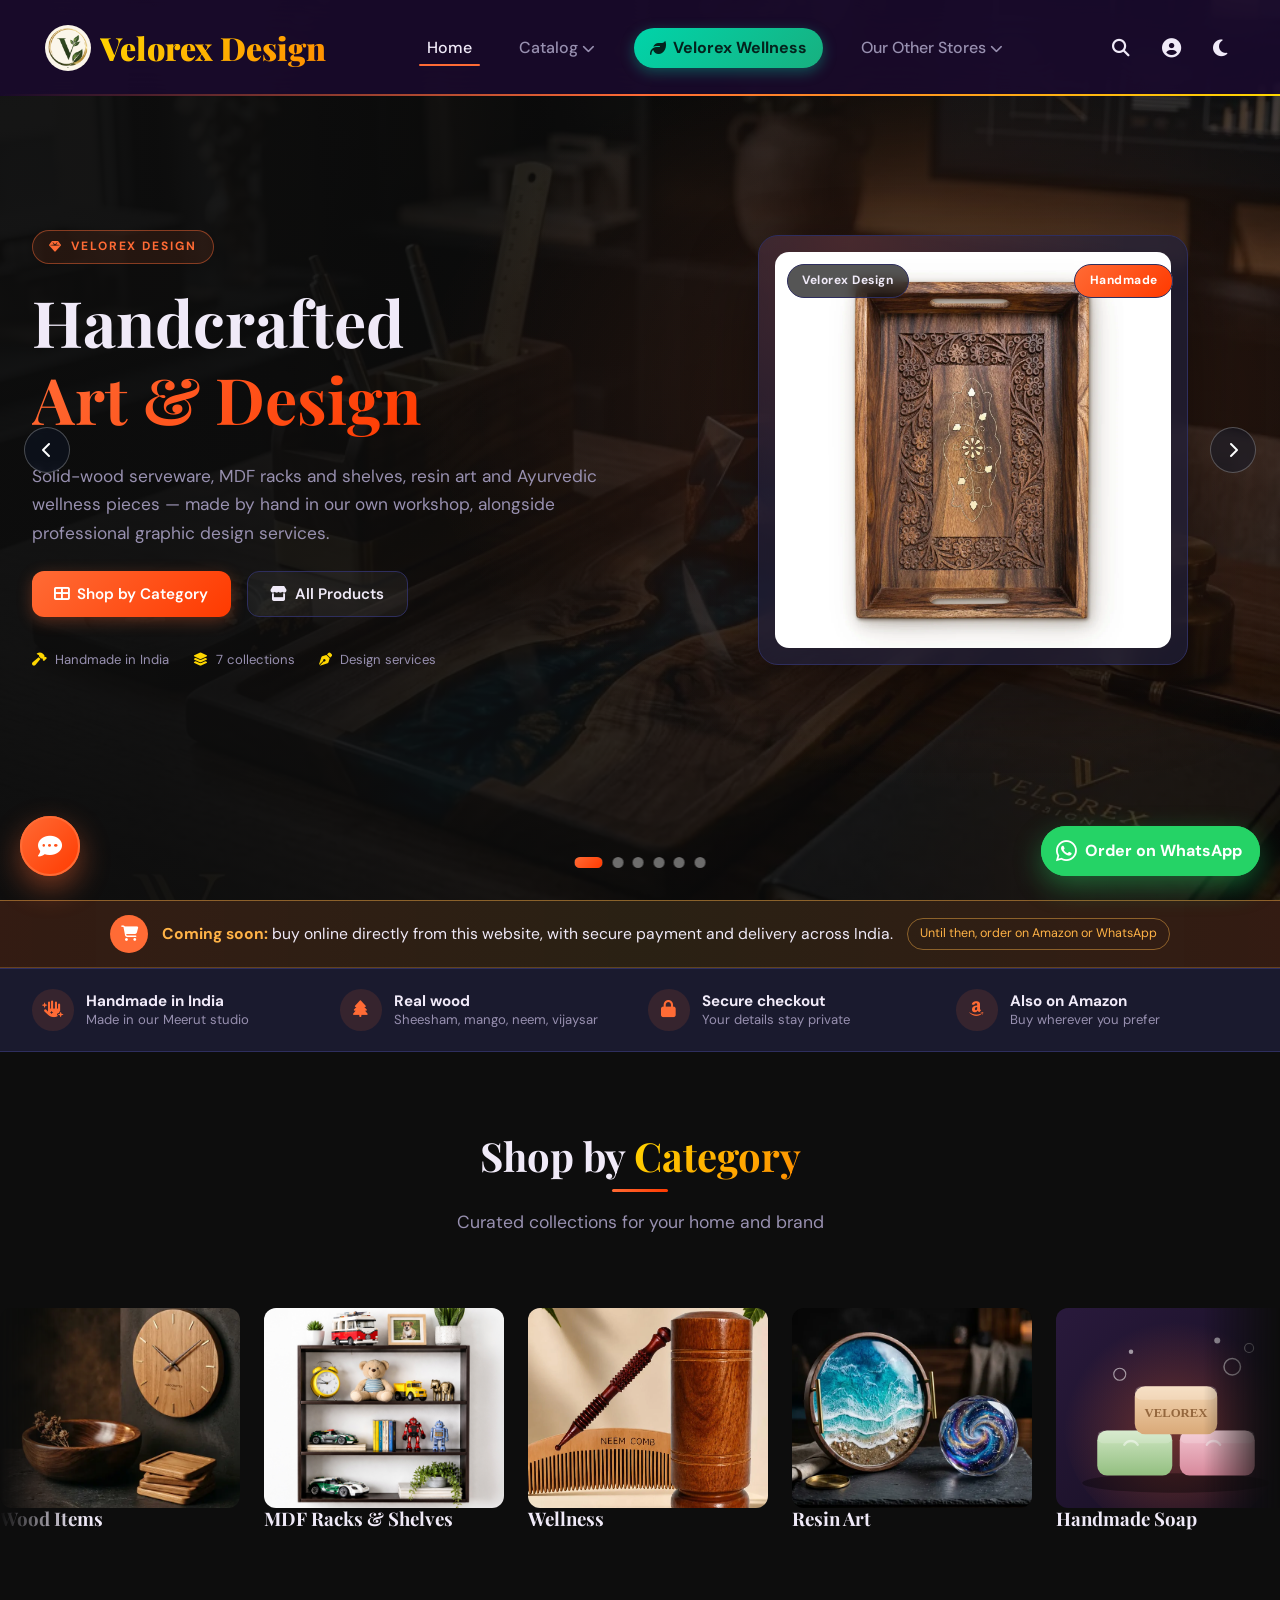
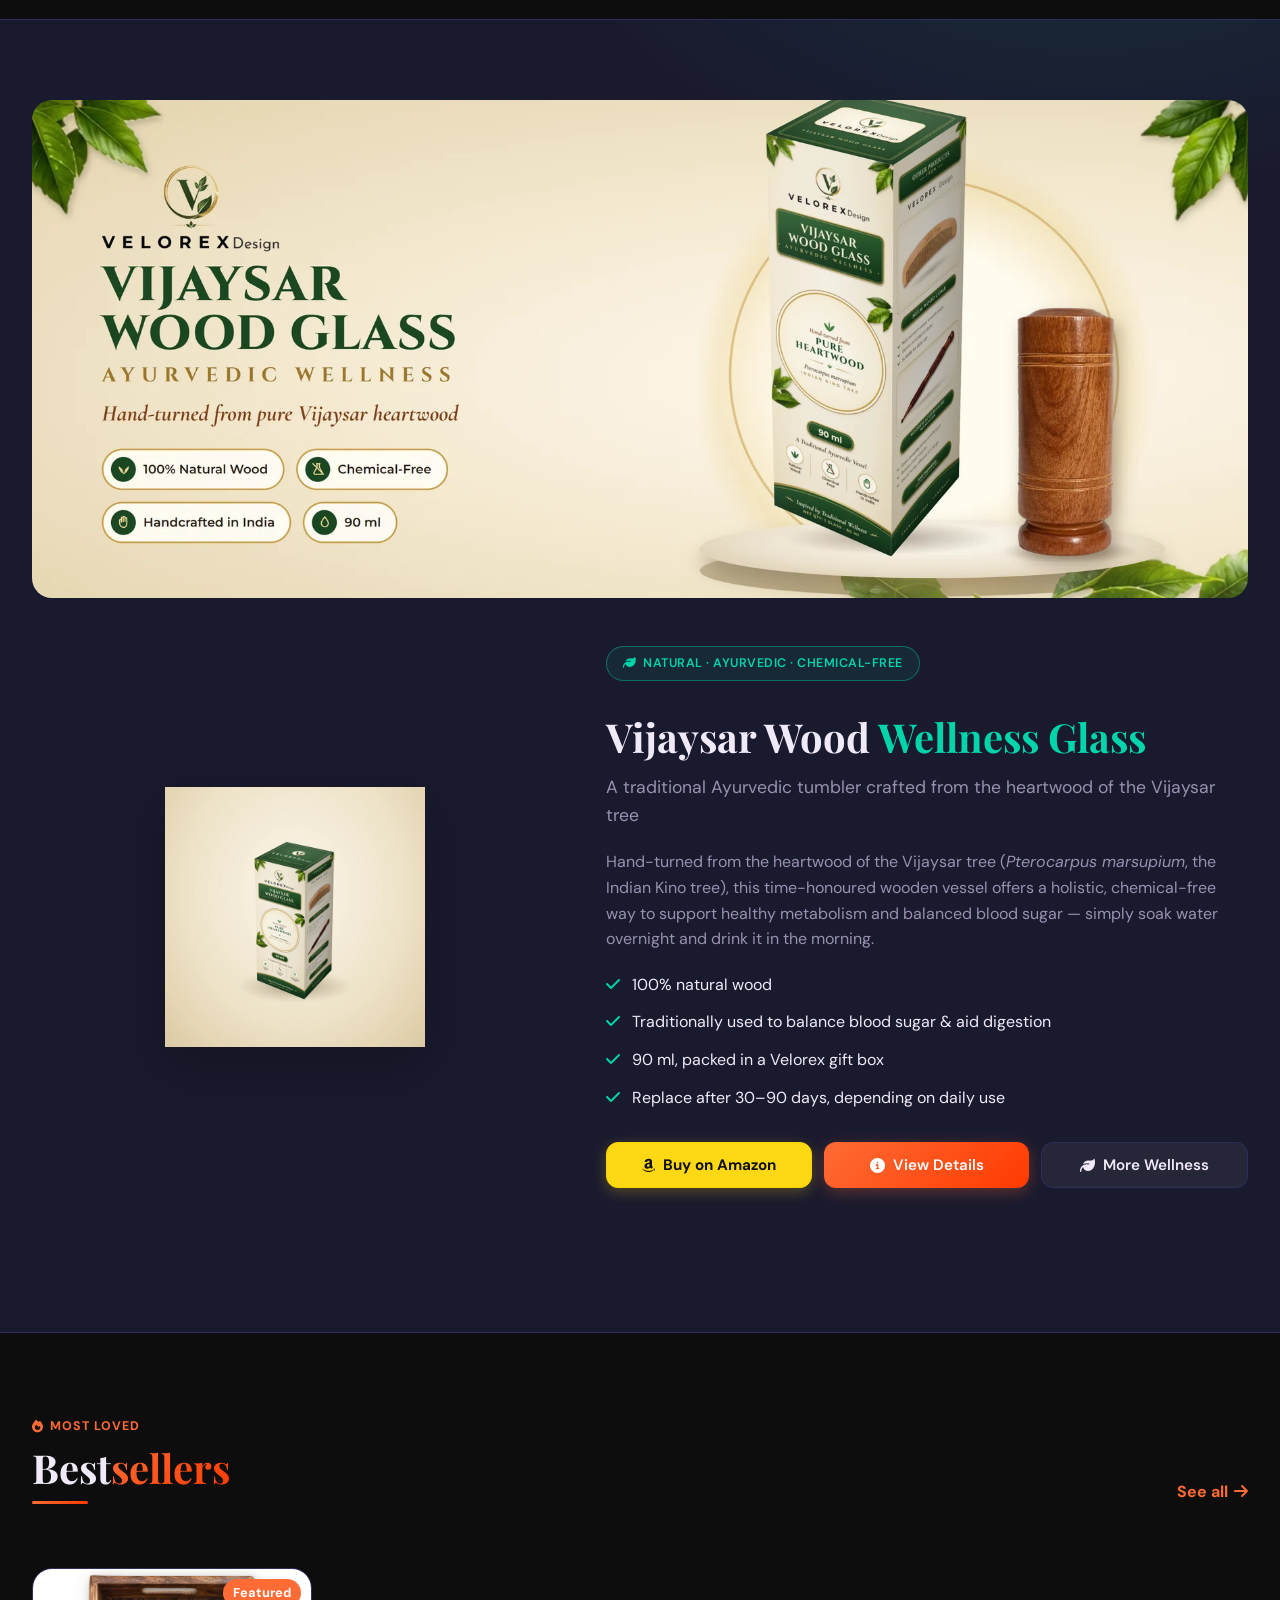
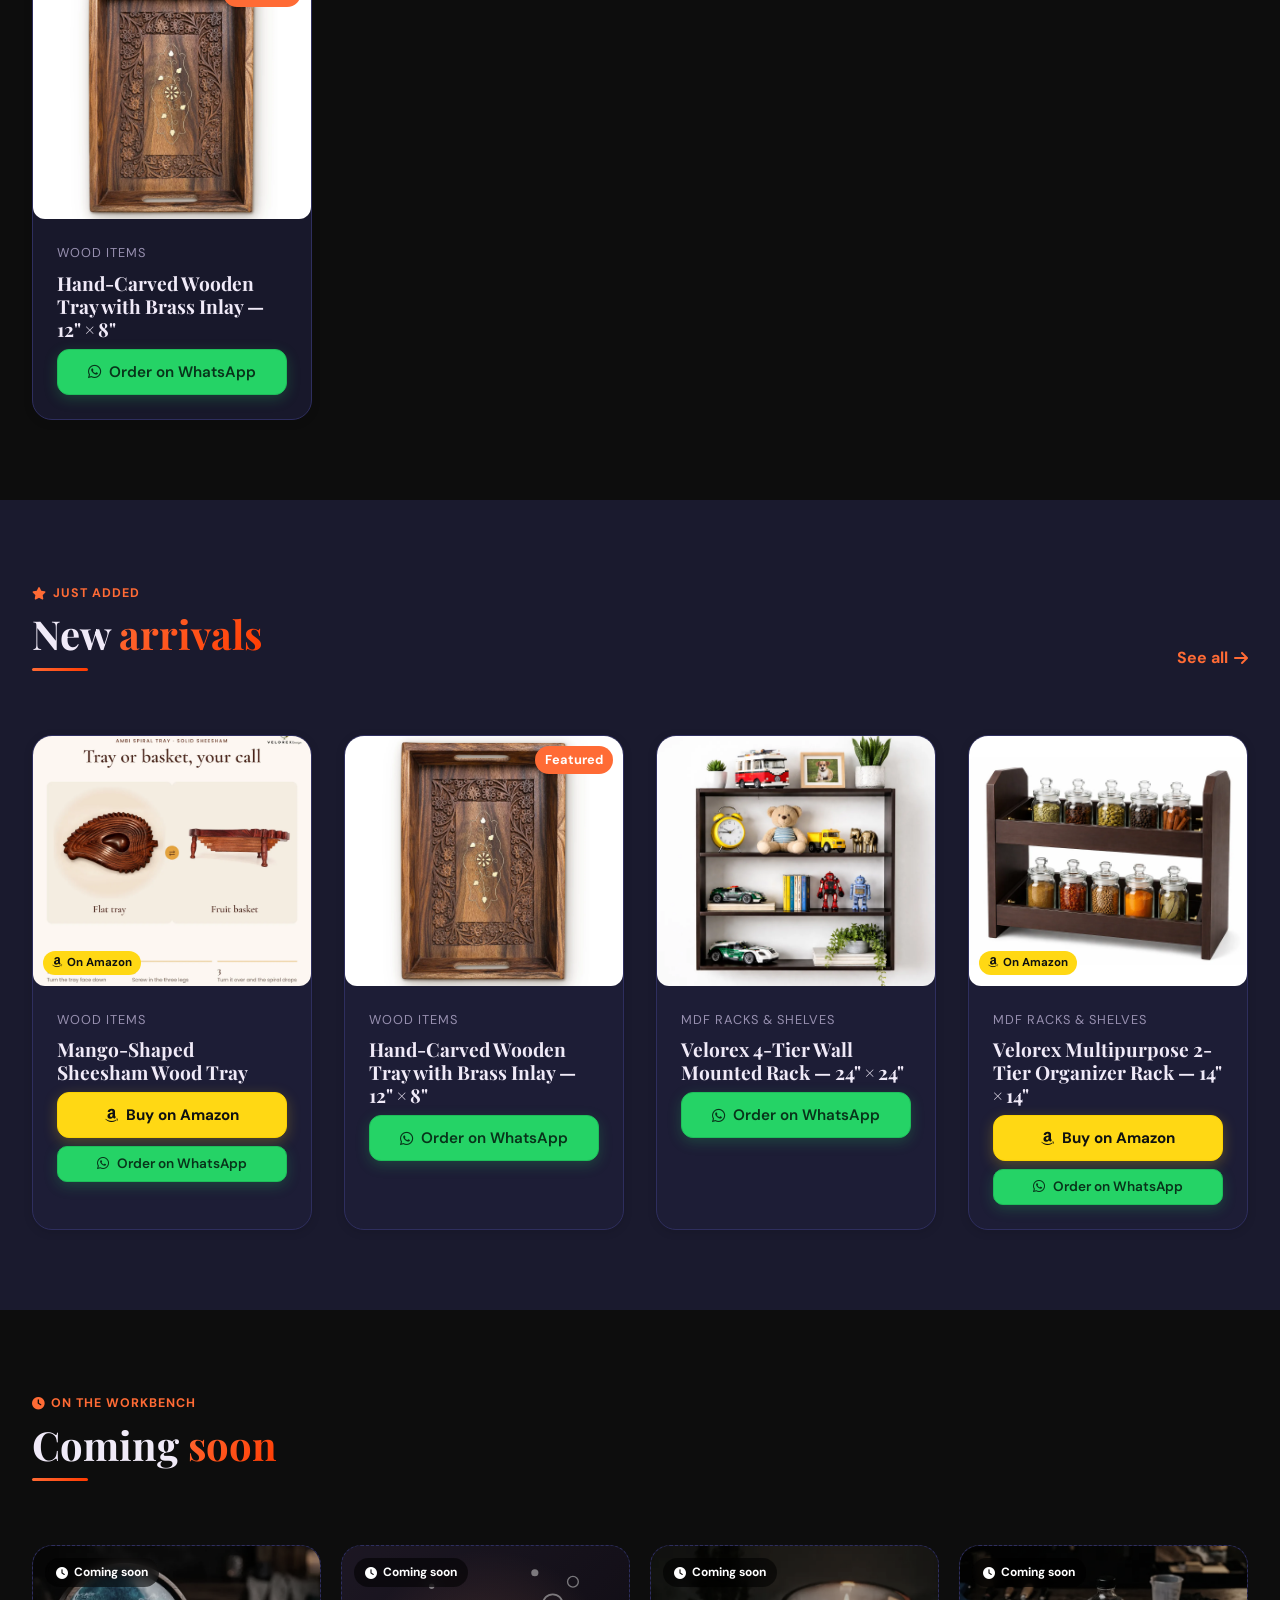
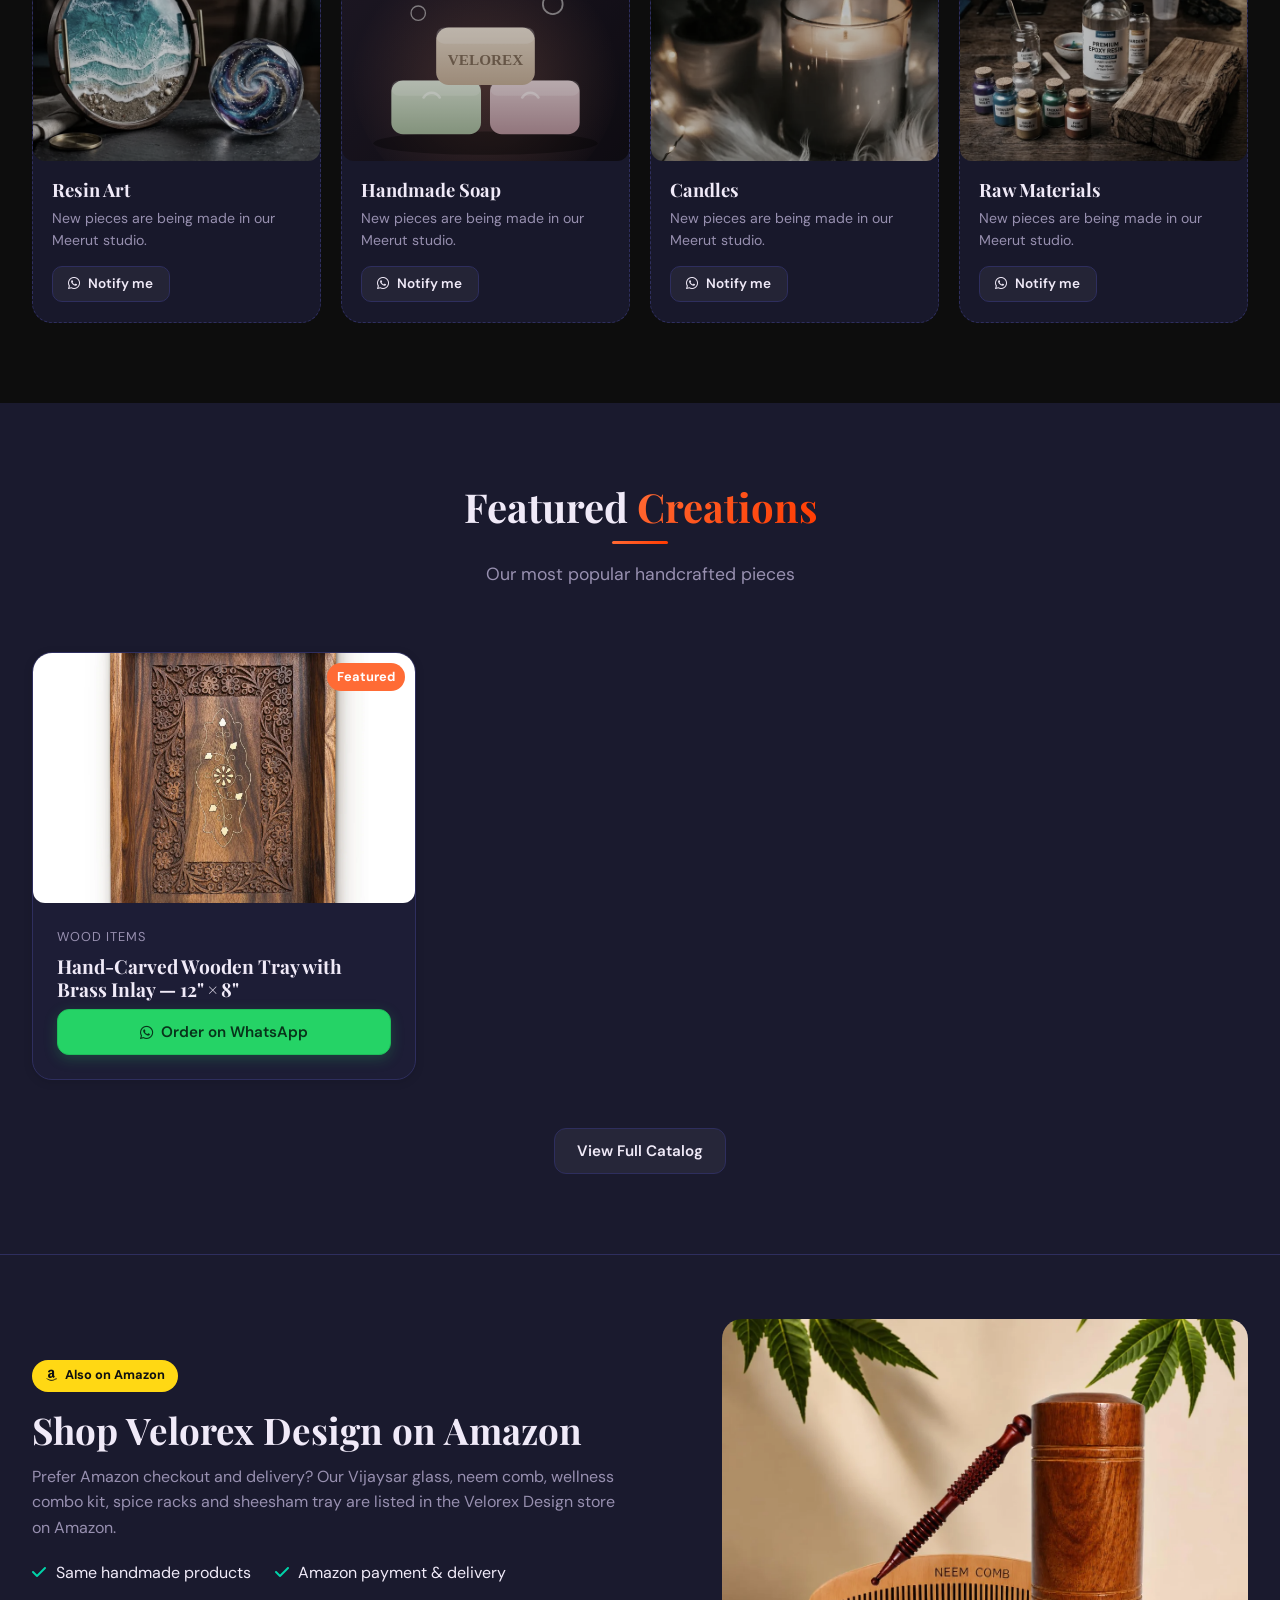
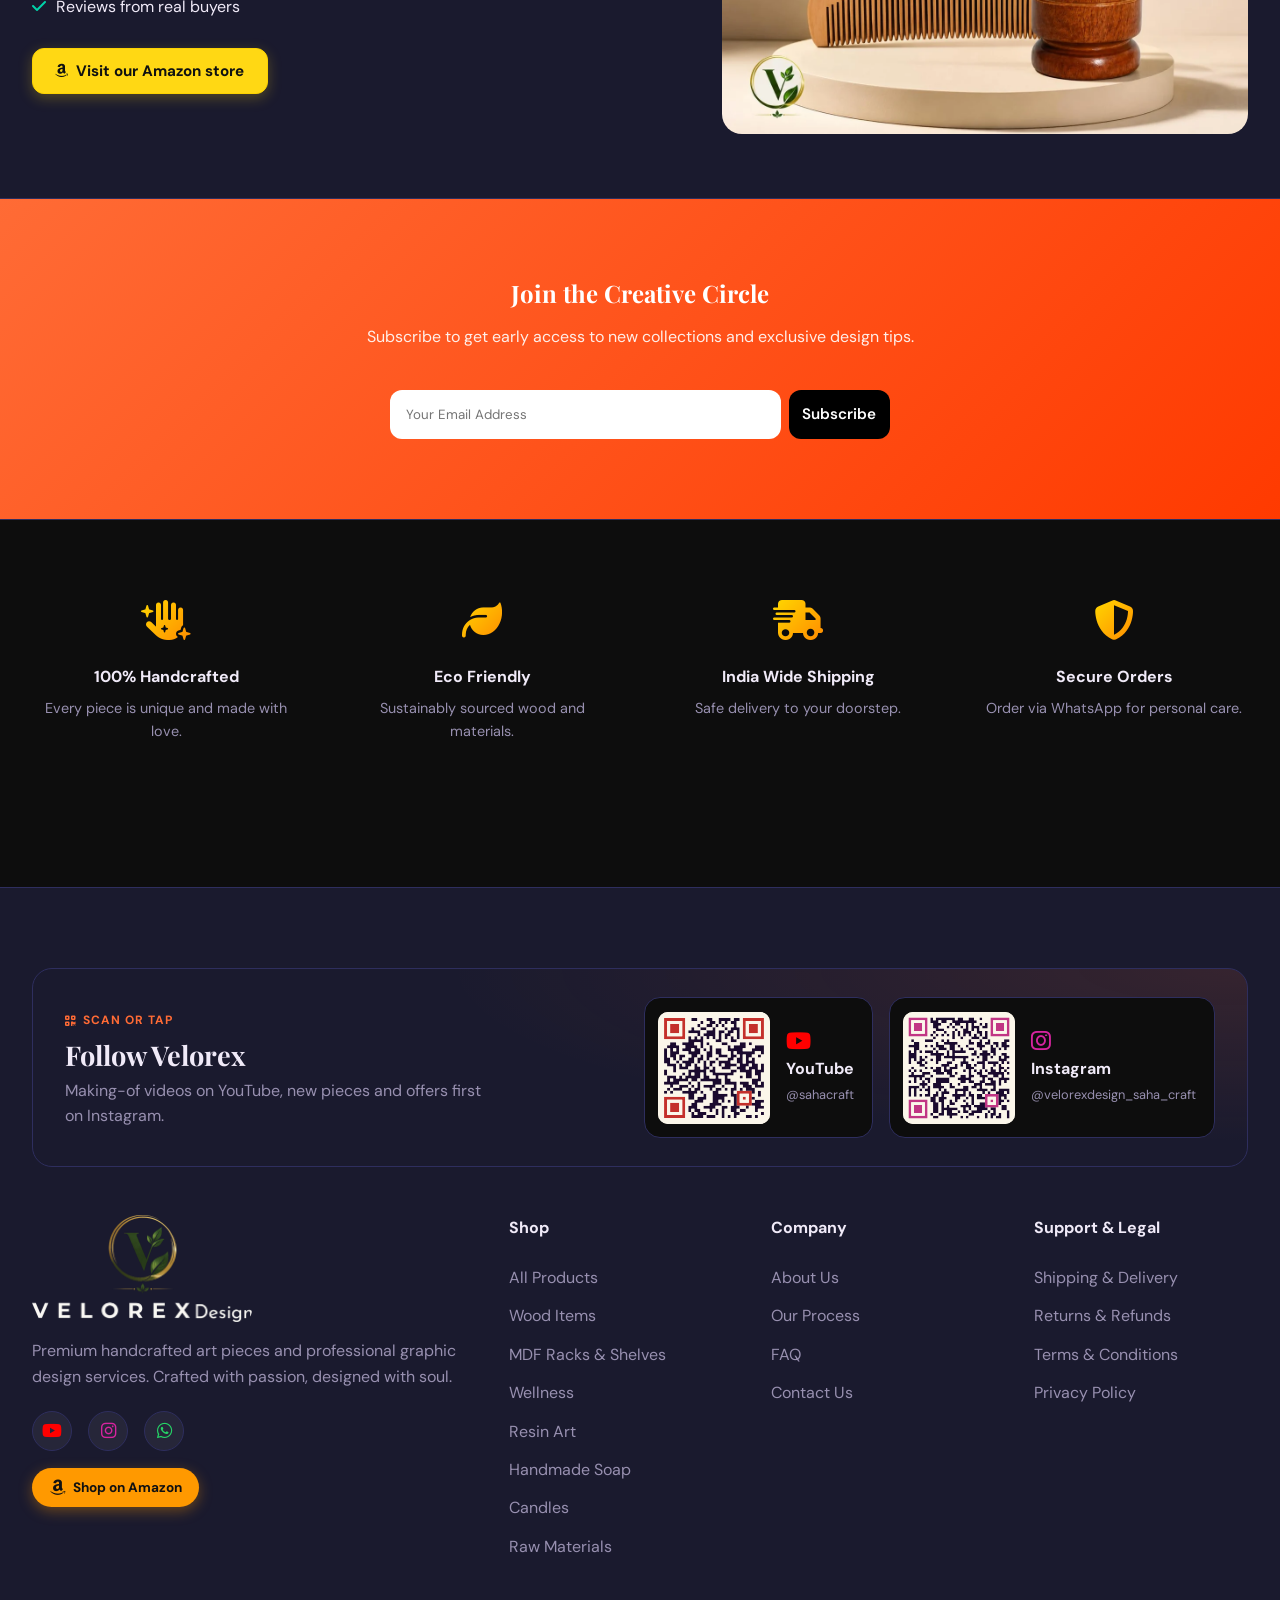
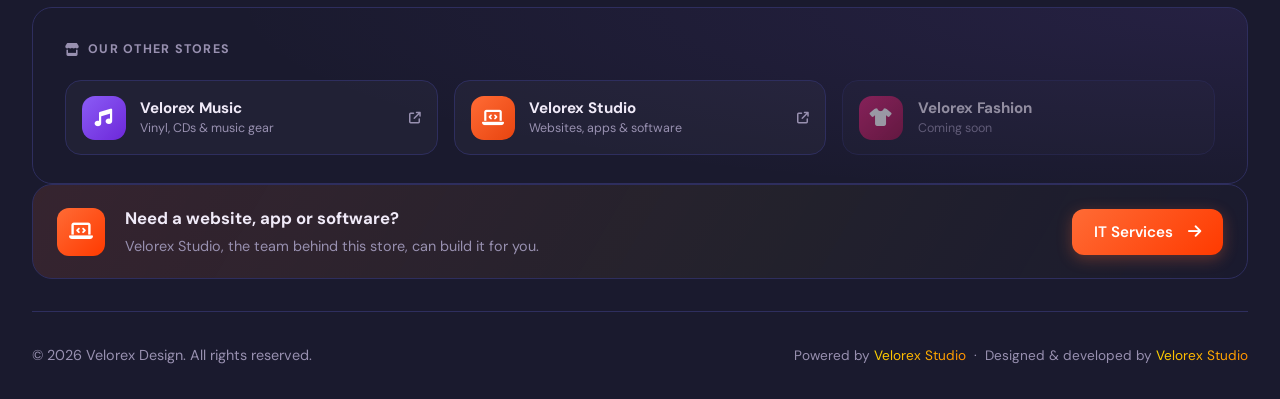
<file: index.html>
<!DOCTYPE html>
<html lang="en">

<head>
  <meta charset="UTF-8">
  <!-- Pages are also served from nested addresses such as /product/5-name, so every
       relative file path (css/, js/, api/, images) must resolve from the site root. -->
  <base href="/">
  <meta name="viewport" content="width=device-width, initial-scale=1.0, viewport-fit=cover">
  <meta name="referrer" content="strict-origin-when-cross-origin">
  <title>Velorex Design | Handcrafted Wood, Resin Art &amp; Wellness</title>
  <meta name="description" id="metaDescription"
    content="Handcrafted sheesham wood serveware, MDF racks and shelves, resin art and Ayurvedic wellness products such as the Vijaysar wood glass. Made by hand in India, shipped India-wide.">
  <meta name="robots" content="index, follow, max-image-preview:large">
  <meta name="theme-color" content="#1a0a2e">
  <!-- Canonical URL and og:url are set from the live address by js/index.js -->
  <link rel="canonical" id="canonicalLink" href="/">
  <link rel="icon" type="image/png" sizes="32x32" href="images/brand/icon-32.png">
  <link rel="apple-touch-icon" href="images/brand/icon-192.png">
  <!-- Lets phones add the shop to the home screen and open it full-screen like an app -->
  <link rel="manifest" href="manifest.webmanifest">
  <meta name="mobile-web-app-capable" content="yes">
  <meta name="apple-mobile-web-app-capable" content="yes">
  <meta name="apple-mobile-web-app-status-bar-style" content="black-translucent">
  <meta name="apple-mobile-web-app-title" content="Velorex">

  <!-- Apply the saved/previewed design before styles load to avoid a flash of Classic. -->
  <script src="js/design-selection.js?v=20261125c"></script>

  <!-- Link previews (WhatsApp, Facebook, X) -->
  <meta property="og:type" content="website">
  <meta property="og:site_name" content="Velorex Design">
  <meta property="og:locale" content="en_IN">
  <meta property="og:title" id="ogTitle" content="Velorex Design | Handcrafted Wood, Resin Art &amp; Wellness">
  <meta property="og:description" id="ogDescription" content="Handcrafted sheesham wood serveware, MDF racks and shelves, resin art and Ayurvedic wellness products such as the Vijaysar wood glass. Made by hand in India, shipped India-wide.">
  <meta property="og:image" id="ogImage" content="hero.png">
  <meta property="og:url" id="ogUrl" content="/">
  <meta name="twitter:card" content="summary_large_image">
  <!-- Font Awesome 6.5.1 from cdnjs with Subresource Integrity. If a future
       version is pinned in href, update the integrity hash from
       https://cdnjs.com/libraries/font-awesome -->
  <link rel="stylesheet"
    href="https://cdnjs.cloudflare.com/ajax/libs/font-awesome/6.5.1/css/all.min.css"
    integrity="sha512-DTOQO9RWCH3ppGqcWaEA1BIZOC6xxalwEsw9c2QQeAIftl+Vegovlnee1c9QX4TctnWMn13TZye+giMm8e2LwA=="
    crossorigin="anonymous"
    referrerpolicy="no-referrer">
  <link rel="preconnect" href="https://fonts.googleapis.com" crossorigin>
  <link rel="preconnect" href="https://fonts.gstatic.com" crossorigin>
  <link rel="stylesheet"
    href="https://fonts.googleapis.com/css2?family=Playfair+Display:wght@400;700;900&family=DM+Sans:wght@300;400;500;600;700&family=Zilla+Slab:wght@500;600&display=swap"
    crossorigin="anonymous"
    referrerpolicy="no-referrer">
  <link rel="stylesheet" href="css/index.css?v=20261127c">
  <link rel="stylesheet" href="css/themes/living-craft.css?v=20261125c">
  <link rel="stylesheet" href="css/themes/living-craft-shell.css?v=20261125c">
  <script src="js/index.js?v=20261127b" defer></script>
  <script src="js/chat.js?v=20261125c" defer></script>
</head>

<body>
  <!-- SPLASH: first page of each visit only (html.splash-seen hides it, set pre-paint) -->
  <div class="splash" id="splash" aria-hidden="true">
    <div class="splash-glow"></div>
    <div class="splash-inner">
      <div class="splash-mark">
        <svg class="splash-ring" viewBox="0 0 120 120" aria-hidden="true"><circle cx="60" cy="60" r="54" /></svg>
        <img src="images/brand/emblem.webp" width="84" height="84" alt="">
      </div>
      <div class="splash-word"><span>V</span><span>e</span><span>l</span><span>o</span><span>r</span><span>e</span><span>x</span><em>Design</em></div>
      <p class="splash-tag" data-i18n="meta.handmadeIndia">Handmade in India</p>
      <div class="splash-bar"><i></i></div>
    </div>
  </div>

  <!-- NAVBAR -->
  <nav class="navbar">
    <div class="container nav-container">
      <a href="#home" class="nav-brand"><img class="brand-emblem" src="images/brand/emblem.webp" width="40" height="40" alt=""> <span class="text-gold">Velorex Design</span></a>
      <ul class="nav-links" id="navLinks">
        <li><a href="#home" class="nav-link" data-i18n="nav.home">Home</a></li>
        <li class="nav-mega" id="navMega">
          <a href="#products" class="nav-link nav-mega-trigger" id="navMegaTrigger" aria-haspopup="true" aria-expanded="false" aria-controls="navCategoryDropdown"><span data-i18n="nav.catalog">Catalog</span> <i class="fas fa-chevron-down nav-mega-chevron" style="font-size: 0.8em;"></i></a>
          <!-- Filled by app.renderNavCategories() -->
          <div class="mega-menu" id="navCategoryDropdown">
            <a href="#products" class="mega-all" data-i18n="btn.allProducts">All Products</a>
          </div>
        </li>
        <li><a href="#wellness" class="nav-link nav-wellness"><i class="fas fa-leaf"></i> <span data-i18n="nav.wellness">Velorex Wellness</span></a></li>
        <li class="nav-mega" id="navStores">
          <a href="#" class="nav-link nav-mega-trigger" role="button" aria-haspopup="true" aria-expanded="false" aria-controls="navStoresPanel"><span data-i18n="nav.otherStores">Our Other Stores</span> <i class="fas fa-chevron-down nav-mega-chevron" style="font-size: 0.8em;"></i></a>
          <div class="mega-menu mega-stores" id="navStoresPanel">
            <div class="mega-inner">
              <div class="mega-col">
                <div class="mega-heading">The Velorex family</div>
                <div class="mega-store-grid">
                  <a href="https://www.amazon.in/l/27943762031?me=A23A7Y0AFUIEBT" target="_blank" rel="noopener noreferrer" class="mega-store mega-store-amazon">
                    <span class="mega-store-icon store-amazon"><i class="fab fa-amazon"></i></span>
                    <span class="mega-store-text">
                      <span class="mega-store-name">Velorex on Amazon <i class="fas fa-external-link-alt"></i></span>
                      <span class="mega-store-desc">Our wellness range, racks and trays on Amazon.</span>
                      <span class="mega-store-url">amazon.in</span>
                    </span>
                  </a>
                  <a href="https://velorexmusic.com" target="_blank" rel="noopener noreferrer" class="mega-store">
                    <span class="mega-store-icon store-music"><i class="fas fa-music"></i></span>
                    <span class="mega-store-text">
                      <span class="mega-store-name">Velorex Music <i class="fas fa-external-link-alt"></i></span>
                      <span class="mega-store-desc">Instruments and music gear.</span>
                      <span class="mega-store-url">velorexmusic.com</span>
                    </span>
                  </a>
                  <div class="mega-store is-soon" aria-disabled="true">
                    <span class="mega-store-icon store-fashion"><i class="fas fa-tshirt"></i></span>
                    <span class="mega-store-text">
                      <span class="mega-store-name">Velorex Fashion</span>
                      <span class="mega-store-desc">Clothing and accessories.</span>
                      <span class="mega-store-url">Coming soon</span>
                    </span>
                  </div>
                  <a href="https://velorexstudio.com" target="_blank" rel="noopener noreferrer" class="mega-store">
                    <span class="mega-store-icon store-studio"><i class="fas fa-laptop-code"></i></span>
                    <span class="mega-store-text">
                      <span class="mega-store-name">Velorex Studio <i class="fas fa-external-link-alt"></i></span>
                      <span class="mega-store-desc">Websites, apps and software.</span>
                      <span class="mega-store-url">velorexstudio.com</span>
                    </span>
                  </a>
                </div>
              </div>
              <button type="button" class="mega-col mega-promo mega-promo-studio" data-action="open-it-modal">
                <span class="mega-promo-tag"><i class="fas fa-laptop-code"></i> IT Services</span>
                <span class="mega-promo-title">Need a website, app or software?</span>
                <span class="mega-promo-text">Tell Velorex Studio what you want to build.</span>
                <span class="mega-promo-link">Send an enquiry <i class="fas fa-arrow-right"></i></span>
              </button>
            </div>
          </div>
        </li>
      </ul>
      <div class="nav-actions">
        <button type="button" class="nav-search-btn" data-action="open-search" aria-label="Search products" title="Search products ( / )"
          style="background:none; border:none; cursor: pointer; font-size: 1.1rem; color: var(--text); padding: 0.5rem;">
          <i class="fas fa-search"></i>
        </button>
        <button type="button" id="notifBell" data-action="nav-profile"
          style="background:none; border:none; cursor:pointer; font-size:1.2rem; color:var(--text); padding:0.5rem; position:relative; display:none;">
          <i class="fas fa-bell"></i>
          <span id="notifCount" style="position:absolute; top:2px; right:2px; background:var(--danger); color:#fff; font-size:0.6rem; font-weight:700; border-radius:50%; width:16px; height:16px; align-items:center; justify-content:center; line-height:1; display:none;">0</span>
        </button>
        <button type="button" class="profile-icon" data-action="nav-profile"
          style="background:none; border:none; cursor: pointer; font-size: 1.2rem; color: var(--text); padding: 0.5rem;">
          <i class="fas fa-user-circle"></i>
        </button>
        <button type="button" class="theme-toggle" data-action="toggle-theme"
          aria-label="Switch light or dark appearance" title="Switch light or dark appearance"
          style="background:none; border:none; cursor: pointer; font-size: 1.2rem; color: var(--text); padding: 0.5rem;">
          <i class="fas fa-moon" id="themeIcon"></i>
        </button>
        <button type="button" class="design-toggle" data-action="toggle-design" aria-pressed="false"
          aria-label="Switch to Living Craft design" title="Switch storefront design">
          <i class="fas fa-gem" id="designToggleIcon" aria-hidden="true"></i>
          <span id="designToggleLabel">Classic</span>
        </button>
        <button type="button" class="menu-toggle" data-action="nav-toggle" style="background:none; border:none;">
          <i class="fas fa-bars"></i>
        </button>
      </div>
    </div>
  </nav>

  <!-- APP ROOT (Views rendered here) -->
  <main id="app"></main>

  <!-- Shown only when scripts are off, so the page is never empty -->
  <noscript>
    <div style="max-width:720px; margin:120px auto 60px; padding:0 1.5rem;">
      <h2>Velorex Design: handcrafted wood, resin art and wellness products</h2>
      <p>Velorex Design makes sheesham wood serveware, MDF racks and shelves, resin art and Ayurvedic
        wellness pieces such as the Vijaysar wood glass, neem comb and acupressure tools. Everything is
        made by hand in India and shipped India-wide. Every piece is sold through our Amazon store.</p>
      <p>This shop needs JavaScript to show products and take orders. Please turn it on and reload the page.</p>
    </div>
  </noscript>

  <!-- FOOTER -->
  <footer class="footer">
    <div class="container">
      <!-- ── Follow / QR section ── -->
      <section class="footer-follow" aria-labelledby="footerFollowTitle">
        <div class="footer-follow-copy">
          <span class="footer-follow-kicker"><i class="fas fa-qrcode"></i> <span data-i18n="footer.scan">Scan or tap</span></span>
          <h3 id="footerFollowTitle" data-i18n="footer.follow">Follow Velorex</h3>
          <p data-i18n="footer.followText">Making-of videos on YouTube, new pieces and offers first on Instagram.</p>
        </div>
        <div class="follow-cards">
          <a class="follow-card follow-yt" href="https://www.youtube.com/@sahacraft" target="_blank" rel="noopener noreferrer me">
            <img src="images/social/qr-youtube.svg" width="132" height="132" alt="QR code for the Saha Craft YouTube channel" loading="lazy">
            <span class="follow-meta"><i class="fab fa-youtube"></i><strong>YouTube</strong><span>@sahacraft</span></span>
          </a>
          <a class="follow-card follow-ig" href="https://www.instagram.com/velorexdesign_saha_craft/" target="_blank" rel="noopener noreferrer me">
            <img src="images/social/qr-instagram.svg" width="132" height="132" alt="QR code for the Velorex Design Instagram profile" loading="lazy">
            <span class="follow-meta"><i class="fab fa-instagram"></i><strong>Instagram</strong><span>@velorexdesign_saha_craft</span></span>
          </a>
        </div>
      </section>

      <!-- ── Main footer grid ── -->
      <div class="footer-grid">
        <div class="footer-brand">
          <h3 class="footer-logo"><img class="logo-on-dark" src="images/brand/logo-on-dark.webp" width="888" height="429" alt="Velorex Design"><img class="logo-on-light" src="images/brand/logo-on-light.webp" width="887" height="429" alt="Velorex Design"></h3>
          <p class="footer-brand-desc">Premium handcrafted art pieces and professional graphic design services. Crafted with passion, designed with soul.</p>
          <div class="social-links">
            <a href="https://www.youtube.com/@sahacraft" target="_blank" rel="noopener noreferrer me" class="social-icon social-yt" aria-label="Saha Craft on YouTube" title="YouTube"><i class="fab fa-youtube"></i></a>
            <a href="https://www.instagram.com/velorexdesign_saha_craft/" target="_blank" rel="noopener noreferrer me" class="social-icon social-ig" aria-label="Velorex Design on Instagram" title="Instagram"><i class="fab fa-instagram"></i></a>
            <a href="https://wa.me/917906027807" target="_blank" rel="noopener noreferrer" class="social-icon social-wa" aria-label="Order on WhatsApp" title="WhatsApp"><i class="fab fa-whatsapp"></i></a>
          </div>
          <a class="footer-amazon-btn" href="https://www.amazon.in/l/27943762031?me=A23A7Y0AFUIEBT" target="_blank" rel="noopener noreferrer"><i class="fab fa-amazon"></i> Shop on Amazon</a>
        </div>
        <div class="footer-links">
          <h4 data-i18n="footer.shop">Shop</h4>
          <ul id="footerShopLinks">
            <li><a href="#products">All Products</a></li>
          </ul>
        </div>
        <div class="footer-links">
          <h4 data-i18n="footer.company">Company</h4>
          <ul>
            <li><a href="#about" data-i18n="footer.about">About Us</a></li>
            <li><a href="#process">Our Process</a></li>
            <li><a href="#faq">FAQ</a></li>
            <li><a href="#contact" data-i18n="footer.contact">Contact Us</a></li>
          </ul>
        </div>
        <div class="footer-links">
          <h4 data-i18n="footer.support">Support & Legal</h4>
          <ul>
            <li><a href="#shipping" data-i18n="footer.shipping">Shipping & Delivery</a></li>
            <li><a href="#returns">Returns & Refunds</a></li>
            <li><a href="#terms">Terms & Conditions</a></li>
            <li><a href="#privacy">Privacy Policy</a></li>
          </ul>
        </div>
      </div>

      <!-- ── Our Other Stores — horizontal cards ── -->
      <section class="footer-family" aria-labelledby="footerFamilyTitle">
        <h4 id="footerFamilyTitle"><i class="fas fa-store"></i> Our Other Stores</h4>
        <div class="footer-family-grid">
          <a class="family-card family-music" href="https://velorexmusic.com" target="_blank" rel="noopener noreferrer">
            <span class="family-icon"><i class="fas fa-music"></i></span>
            <span class="family-text"><strong>Velorex Music</strong><small>Vinyl, CDs &amp; music gear</small></span>
            <i class="fas fa-arrow-up-right-from-square family-go"></i>
          </a>
          <a class="family-card family-studio" href="https://velorexstudio.com" target="_blank" rel="noopener noreferrer">
            <span class="family-icon"><i class="fas fa-laptop-code"></i></span>
            <span class="family-text"><strong>Velorex Studio</strong><small>Websites, apps &amp; software</small></span>
            <i class="fas fa-arrow-up-right-from-square family-go"></i>
          </a>
          <span class="family-card family-fashion is-soon" aria-disabled="true">
            <span class="family-icon"><i class="fas fa-shirt"></i></span>
            <span class="family-text"><strong>Velorex Fashion</strong><small>Coming soon</small></span>
          </span>
        </div>
      </section>

      <!-- ── IT Services CTA ── -->
      <div class="footer-cta">
        <div class="footer-cta-icon"><i class="fas fa-laptop-code"></i></div>
        <div class="footer-cta-text">
          <h4>Need a website, app or software?</h4>
          <p>Velorex Studio, the team behind this store, can build it for you.</p>
        </div>
        <button type="button" class="btn btn-primary it-services-trigger" data-action="open-it-modal">
          IT Services <i class="fas fa-arrow-right"></i>
        </button>
      </div>

      <!-- ── Copyright bar ── -->
      <div class="footer-bottom">
        <div class="footer-copy">&copy; <span id="year"></span> Velorex Design. All rights reserved.</div>
        <div class="footer-credit">
          <span>Powered by <a href="https://velorexstudio.com" target="_blank" rel="noopener noreferrer" class="text-gold">Velorex Studio</a></span>
          <span class="footer-credit-sep" aria-hidden="true">&middot;</span>
          <span>Designed &amp; developed by <a href="https://velorexstudio.com" target="_blank" rel="noopener noreferrer" class="text-gold">Velorex Studio</a></span>
        </div>
      </div>
    </div>
  </footer>

  <!-- TOAST CONTAINER -->
  <div class="toast-container" id="toastContainer"></div>

  <!-- CHECKOUT MODAL -->
  <div id="checkoutModal" class="modal-backdrop">
    <div class="modal-box">
      <div style="display:flex; justify-content:space-between; align-items:center; margin-bottom:1.5rem;">
        <h3 style="margin:0;">Shipping & Contact Details</h3>
        <button type="button" class="modal-close-btn" data-action="close-checkout">&times;</button>
      </div>
      <p style="color:var(--text-muted); font-size:0.85rem; margin-bottom:1.5rem;">All fields are required so we can confirm and ship your order.</p>
      <form id="checkoutForm" data-action="submit-checkout" novalidate>
        <div class="form-group">
          <label for="coName">Full Name <span style="color:#ef4444;">*</span></label>
          <input type="text" id="coName" class="form-control" required maxlength="120" autocomplete="name">
        </div>
        <div class="form-group">
          <label for="coEmail">Email Address <span style="color:#ef4444;">*</span></label>
          <input type="email" id="coEmail" class="form-control" required maxlength="160" autocomplete="email">
        </div>
        <div class="form-group">
          <label for="coPhone">Mobile Number <span style="color:#ef4444;">*</span></label>
          <input type="tel" id="coPhone" class="form-control" placeholder="e.g. 9876543210" required pattern="[0-9+\-\s()]{7,20}" maxlength="20" autocomplete="tel">
        </div>
        <div class="form-group">
          <label for="coStreet">Street Address <span style="color:#ef4444;">*</span></label>
          <textarea id="coStreet" class="form-control" rows="2" required maxlength="400" autocomplete="street-address"></textarea>
        </div>
        <div class="grid" style="grid-template-columns: 1fr 1fr; gap:1rem;">
          <div class="form-group">
            <label for="coCity">City <span style="color:#ef4444;">*</span></label>
            <input type="text" id="coCity" class="form-control" required maxlength="120" autocomplete="address-level2">
          </div>
          <div class="form-group">
            <label for="coZip">ZIP / Postal Code <span style="color:#ef4444;">*</span></label>
            <input type="text" id="coZip" class="form-control" required pattern="[0-9A-Za-z\- ]{4,12}" maxlength="12" autocomplete="postal-code">
          </div>
        </div>
        <div style="display:flex; gap:0.75rem; margin-top:1.5rem;">
          <button type="button" class="btn btn-secondary" style="flex:1;" data-action="close-checkout">Cancel</button>
          <button type="submit" id="coSubmitBtn" class="btn btn-primary" style="flex:2;"><i class="fab fa-whatsapp"></i> Place Order</button>
        </div>
      </form>
    </div>
  </div>

  <!-- IT SERVICES MODAL (Velorex Studio enquiry, opened from the footer) -->
  <div id="itModal" class="modal-backdrop scrollable" data-action="it-modal-backdrop">
    <div class="modal-box wide" role="dialog" aria-modal="true" aria-labelledby="itModalTitle">
      <div style="display:flex; justify-content:space-between; align-items:center; margin-bottom:1rem;">
        <h3 id="itModalTitle" style="margin:0;"><i class="fas fa-laptop-code text-gold"></i> IT Services by Velorex Studio</h3>
        <button type="button" class="modal-close-btn" data-action="close-it-modal" aria-label="Close">&times;</button>
      </div>
      <p style="color:var(--text-muted); font-size:0.95rem; margin-bottom:1rem;">Velorex Studio is the team that built this store. We design and build websites, mobile apps and custom software for small businesses and startups. Tell us what you need and we will get back to you with a plan and a quote.</p>
      <ul class="it-services-points">
        <li><i class="fas fa-globe"></i> Websites &amp; online stores</li>
        <li><i class="fas fa-mobile-alt"></i> Android &amp; iOS apps</li>
        <li><i class="fas fa-cogs"></i> Custom software</li>
        <li><i class="fas fa-robot"></i> AI &amp; automation</li>
      </ul>
      <form id="itForm" data-action="submit-it" novalidate>
        <!-- Spam trap: hidden from people, bots fill it in. Leave empty. -->
        <div class="hp-field" aria-hidden="true">
          <label for="itWebsite">Website</label>
          <input type="text" id="itWebsite" name="website" tabindex="-1" autocomplete="off">
        </div>
        <div class="grid" style="grid-template-columns: 1fr 1fr; gap:1rem;">
          <div class="form-group">
            <label for="itName">Full Name <span style="color:#ef4444;">*</span></label>
            <input type="text" id="itName" class="form-control" required maxlength="120" autocomplete="name">
          </div>
          <div class="form-group">
            <label for="itPhone">Mobile Number <span style="color:#ef4444;">*</span></label>
            <input type="tel" id="itPhone" class="form-control" placeholder="e.g. 9876543210" required maxlength="20" autocomplete="tel">
          </div>
        </div>
        <div class="form-group">
          <label for="itEmail">Email Address <span style="color:#ef4444;">*</span></label>
          <input type="email" id="itEmail" class="form-control" required maxlength="160" autocomplete="email">
        </div>
        <div class="grid" style="grid-template-columns: 1fr 1fr; gap:1rem;">
          <div class="form-group">
            <label for="itService">Service Needed <span style="color:#ef4444;">*</span></label>
            <select id="itService" class="form-control" required>
              <option value="">Select a service</option>
              <option>Website Design &amp; Development</option>
              <option>E-commerce Store</option>
              <option>Mobile App (Android / iOS)</option>
              <option>Custom Software / Web App</option>
              <option>ERP / CRM / Billing Software</option>
              <option>UI/UX Design</option>
              <option>AI Chatbot &amp; Automation</option>
              <option>SEO &amp; Digital Marketing</option>
              <option>Domain, Hosting &amp; Business Email</option>
              <option>Website Maintenance &amp; Support</option>
              <option>Other</option>
            </select>
          </div>
          <div class="form-group">
            <label for="itBudget">Budget (optional)</label>
            <select id="itBudget" class="form-control">
              <option value="">Not sure yet</option>
              <option>Under ₹25,000</option>
              <option>₹25,000 – ₹75,000</option>
              <option>₹75,000 – ₹2,00,000</option>
              <option>Above ₹2,00,000</option>
            </select>
          </div>
        </div>
        <div class="form-group">
          <label for="itMessage">Project Details <span style="color:#ef4444;">*</span></label>
          <textarea id="itMessage" class="form-control" rows="4" required maxlength="2000" placeholder="What do you want to build, and by when?"></textarea>
        </div>
        <div style="display:flex; gap:0.75rem; margin-top:1.5rem;">
          <button type="button" class="btn btn-secondary" style="flex:1;" data-action="close-it-modal">Cancel</button>
          <button type="submit" id="itSubmitBtn" class="btn btn-primary" style="flex:2;"><i class="fas fa-paper-plane"></i> Send Enquiry</button>
        </div>
        <p style="color:var(--text-muted); font-size:0.8rem; margin:1rem 0 0; text-align:center;">We reply by email or phone, usually within one working day. More at <a href="https://velorexstudio.com" target="_blank" rel="noopener noreferrer" class="text-gold">velorexstudio.com</a>.</p>
      </form>
    </div>
  </div>

  <!-- ADDRESS MODAL (used on the My Account page) -->
  <div id="addressModal" class="modal-backdrop scrollable">
    <div class="modal-box wide">
      <div style="display:flex; justify-content:space-between; align-items:center; margin-bottom:1.5rem;">
        <h3 id="addrModalTitle" style="margin:0;">Add Address</h3>
        <button type="button" class="modal-close-btn" data-action="close-addr-modal">&times;</button>
      </div>
      <form id="addressForm" data-action="save-address" novalidate>
        <input type="hidden" id="addrId">

        <div class="form-group">
          <label for="addrCountry" style="text-transform:uppercase; letter-spacing:0.5px; font-size:0.78rem;">Country <span style="color:#ef4444;">*</span></label>
          <select id="addrCountry" class="form-control" required>
            <option value="India">India</option>
          </select>
        </div>

        <div class="grid" style="grid-template-columns:1fr 1fr; gap:1rem;">
          <div class="form-group">
            <label for="addrFullName" style="text-transform:uppercase; letter-spacing:0.5px; font-size:0.78rem;">Full Name <span style="color:#ef4444;">*</span></label>
            <input type="text" id="addrFullName" class="form-control" required maxlength="120" autocomplete="name">
          </div>
          <div class="form-group">
            <label for="addrPhone" style="text-transform:uppercase; letter-spacing:0.5px; font-size:0.78rem;">Phone <span style="color:#ef4444;">*</span></label>
            <input type="tel" id="addrPhone" class="form-control" placeholder="+91 98765 43210" required pattern="[0-9+\-\s()]{7,20}" maxlength="20" autocomplete="tel">
          </div>
        </div>

        <div class="form-group">
          <label for="addrStreet" style="text-transform:uppercase; letter-spacing:0.5px; font-size:0.78rem;">Address Line 1 <span style="color:#ef4444;">*</span></label>
          <input type="text" id="addrStreet" class="form-control" placeholder="House / Flat / Building, Street" required maxlength="200" autocomplete="address-line1">
        </div>

        <div class="form-group">
          <label for="addrLine2" style="text-transform:uppercase; letter-spacing:0.5px; font-size:0.78rem;">Address Line 2</label>
          <input type="text" id="addrLine2" class="form-control" placeholder="Apartment, suite, unit (optional)" maxlength="200" autocomplete="address-line2">
        </div>

        <div class="form-group">
          <label for="addrLandmark" style="text-transform:uppercase; letter-spacing:0.5px; font-size:0.78rem;">Landmark</label>
          <input type="text" id="addrLandmark" class="form-control" placeholder="e.g. Near Apollo Hospital (optional)" maxlength="160">
        </div>

        <div class="grid" style="grid-template-columns:1fr 1fr; gap:1rem;">
          <div class="form-group">
            <label for="addrCity" style="text-transform:uppercase; letter-spacing:0.5px; font-size:0.78rem;">City <span style="color:#ef4444;">*</span></label>
            <input type="text" id="addrCity" class="form-control" required maxlength="120" autocomplete="address-level2">
          </div>
          <div class="form-group">
            <label for="addrState" style="text-transform:uppercase; letter-spacing:0.5px; font-size:0.78rem;">State / Region <span style="color:#ef4444;">*</span></label>
            <select id="addrState" class="form-control" required autocomplete="address-level1">
              <option value="">Select state…</option>
              <option>Andhra Pradesh</option>
              <option>Arunachal Pradesh</option>
              <option>Assam</option>
              <option>Bihar</option>
              <option>Chhattisgarh</option>
              <option>Goa</option>
              <option>Gujarat</option>
              <option>Haryana</option>
              <option>Himachal Pradesh</option>
              <option>Jharkhand</option>
              <option>Karnataka</option>
              <option>Kerala</option>
              <option>Madhya Pradesh</option>
              <option>Maharashtra</option>
              <option>Manipur</option>
              <option>Meghalaya</option>
              <option>Mizoram</option>
              <option>Nagaland</option>
              <option>Odisha</option>
              <option>Punjab</option>
              <option>Rajasthan</option>
              <option>Sikkim</option>
              <option>Tamil Nadu</option>
              <option>Telangana</option>
              <option>Tripura</option>
              <option>Uttar Pradesh</option>
              <option>Uttarakhand</option>
              <option>West Bengal</option>
              <option>Andaman and Nicobar Islands</option>
              <option>Chandigarh</option>
              <option>Dadra and Nagar Haveli and Daman and Diu</option>
              <option>Delhi</option>
              <option>Jammu and Kashmir</option>
              <option>Ladakh</option>
              <option>Lakshadweep</option>
              <option>Puducherry</option>
            </select>
          </div>
        </div>

        <div class="grid" style="grid-template-columns:1fr 1fr; gap:1rem;">
          <div class="form-group">
            <label for="addrZip" style="text-transform:uppercase; letter-spacing:0.5px; font-size:0.78rem;">Postal Code <span style="color:#ef4444;">*</span></label>
            <input type="text" id="addrZip" class="form-control" required pattern="[0-9A-Za-z\- ]{4,12}" maxlength="12" autocomplete="postal-code">
          </div>
          <div class="form-group">
            <label for="addrTitle" style="text-transform:uppercase; letter-spacing:0.5px; font-size:0.78rem;">Label (optional)</label>
            <input type="text" id="addrTitle" class="form-control" placeholder="Home, Office, …" maxlength="40">
          </div>
        </div>

        <div style="display:flex; gap:0.75rem; margin-top:1rem;">
          <button type="button" class="btn btn-secondary" style="flex:1;" data-action="close-addr-modal">Cancel</button>
          <button type="submit" class="btn btn-primary" style="flex:2;"><i class="fas fa-save"></i> Save Address</button>
        </div>
      </form>
    </div>
  </div>

  <!-- PHONE TAB BAR (shown only on phones, like an app's bottom navigation) -->
  <nav class="tabbar" id="tabbar" aria-label="Quick navigation">
    <a href="#home" class="tabbar-item" data-tab="home"><i class="fas fa-home"></i><span data-i18n="tab.home">Home</span></a>
    <a href="#products" class="tabbar-item" data-tab="products"><i class="fas fa-store"></i><span data-i18n="tab.shop">Shop</span></a>
    <button type="button" class="tabbar-item tabbar-search" data-action="open-search" aria-label="Search products"><i class="fas fa-search"></i><span data-i18n="tab.search">Search</span></button>
    <a href="#wellness" class="tabbar-item" data-tab="wellness"><i class="fas fa-leaf"></i><span data-i18n="tab.wellness">Wellness</span></a>
    <a href="#profile" class="tabbar-item" data-tab="profile"><i class="fas fa-user"></i><span>Account</span></a>
  </nav>

  <!-- WHATSAPP ORDER BUTTON -->
  <a class="wa-float" href="https://wa.me/917906027807?text=Hi%20Velorex%20Design!%20I%20would%20like%20to%20place%20an%20order." target="_blank" rel="noopener noreferrer" aria-label="Order on WhatsApp">
    <i class="fab fa-whatsapp"></i><span data-i18n="btn.orderWhatsApp">Order on WhatsApp</span>
  </a>

  <!-- BACK TO TOP -->
  <button type="button" class="back-to-top" id="backToTop" data-action="back-to-top" style="background:var(--orange-gradient); border:none;">
    <i class="fas fa-arrow-up"></i>
  </button>

  <!-- ==========================================
         VIEW TEMPLATES
         ========================================== -->
  <div id="templates" style="display: none;">

    <!-- HOME VIEW -->
    <div id="tpl-home">
      <section class="hero" id="heroSection">
        <div class="hero-bg" id="heroCarousel">
          <div class="hero-overlay"></div>
        </div>
        <button type="button" class="hero-arrow hero-arrow-prev" id="heroPrev" aria-label="Previous slide"><i class="fas fa-chevron-left"></i></button>
        <button type="button" class="hero-arrow hero-arrow-next" id="heroNext" aria-label="Next slide"><i class="fas fa-chevron-right"></i></button>
        <div class="hero-dots" id="heroDots"></div>
        <div class="container">
          <div class="hero-inner">
            <!-- Replaced by the rotating product copy once the catalog loads -->
            <div class="hero-content" id="heroContent">
              <h1 class="hero-title">Handcrafted <br><span class="text-gradient">Art & Design</span></h1>
              <p class="hero-desc">Discover unique handcrafted wood items, stunning resin art pieces, and professional
                graphic design services — all from the Velorex family.</p>
              <div class="hero-buttons">
                <button type="button" class="btn btn-primary" data-action="goto-products">Explore Shop</button>
              </div>
            </div>
            <div class="hero-showcase" id="heroShowcase"></div>
          </div>
        </div>
      </section>

      <!-- Announcement under the banner: same on every slide -->
      <section class="soon-band" aria-label="Online shopping coming soon">
        <div class="container soon-band-inner">
          <span class="soon-band-icon" aria-hidden="true"><i class="fas fa-cart-shopping"></i></span>
          <p class="soon-band-text" data-i18n="soon.band"><strong>Coming soon:</strong> buy online directly from this website, with secure payment and delivery across India.</p>
          <span class="soon-band-note" data-i18n="soon.note">Until then, order on Amazon or WhatsApp</span>
        </div>
      </section>

      <div class="trust-strip" aria-label="Why shop with Velorex">
        <div class="container trust-strip-inner">
          <div class="trust-item"><i class="fas fa-hand-sparkles"></i><span data-i18n="trust.handmade"><strong>Handmade in India</strong>Made in our Meerut studio</span></div>
          <div class="trust-item"><i class="fas fa-tree"></i><span data-i18n="trust.wood"><strong>Real wood</strong>Sheesham, mango, neem, vijaysar</span></div>
          <div class="trust-item"><i class="fas fa-lock"></i><span data-i18n="trust.secure"><strong>Secure checkout</strong>Your details stay private</span></div>
          <div class="trust-item"><i class="fab fa-amazon"></i><span data-i18n="trust.amazon"><strong>Also on Amazon</strong>Buy wherever you prefer</span></div>
        </div>
      </div>

      <section class="section">
        <div class="container">
          <div class="section-header">
            <h2 class="section-title" data-i18n="home.catTitle">Shop by <span class="text-gold">Category</span></h2>
            <p class="section-subtitle" data-i18n="home.catSub">Curated collections for your home and brand</p>
          </div>
        </div>
        <div class="cat-marquee" id="catMarquee">
          <div class="cat-marquee-track" id="homeCategoryGrid"></div>
        </div>
      </section>

      <!-- VIJAYSAR WOOD WELLNESS GLASS (teaser) -->
      <section class="section wellness-section">
        <div class="container">
          <picture>
            <source media="(max-width: 640px)" srcset="images/products/vijaysar/banner-mobile.webp" width="900" height="783">
            <img class="wellness-banner" src="images/products/vijaysar/banner.webp" width="1800" height="738"
              alt="Vijaysar Wood Glass, Ayurvedic wellness, with its Velorex box" loading="lazy"
              data-action="open-product" data-id="w-vijaysar">
          </picture>
          <div class="wellness-intro">
            <div class="wellness-intro-media" data-action="open-product" data-id="w-vijaysar" style="cursor:pointer;">
              <img class="wellness-box-img" src="images/products/vijaysar/box-front.webp" alt="Velorex Vijaysar wood glass box"
                loading="lazy" data-fallback="https://placehold.co/600x600/3c2a1a/d7f5ec?text=Vijaysar+Glass">
            </div>
            <div class="wellness-intro-text">
              <span class="wellness-badge"><i class="fas fa-leaf"></i> Natural · Ayurvedic · Chemical-Free</span>
              <h2 class="section-title" data-action="open-product" data-id="w-vijaysar" style="text-align:left; margin:1rem 0 0.75rem; cursor:pointer;">Vijaysar Wood
                <span class="wellness-accent">Wellness Glass</span></h2>
              <p class="section-subtitle" style="text-align:left; margin:0 0 1.25rem;">A traditional Ayurvedic tumbler
                crafted from the heartwood of the Vijaysar tree</p>
              <p style="color:var(--text-muted); margin-bottom:1.25rem;">Hand-turned from the heartwood of the Vijaysar
                tree (<em>Pterocarpus marsupium</em>, the Indian Kino tree), this time-honoured wooden vessel offers a
                holistic, chemical-free way to support healthy metabolism and balanced blood sugar — simply soak water
                overnight and drink it in the morning.</p>
              <ul class="wellness-points" style="margin-bottom:2rem;">
                <li><i class="fas fa-check"></i> 100% natural wood</li>
                <li><i class="fas fa-check"></i> Traditionally used to balance blood sugar &amp; aid digestion</li>
                <li><i class="fas fa-check"></i> 90 ml, packed in a Velorex gift box</li>
                <li><i class="fas fa-check"></i> Replace after 30–90 days, depending on daily use</li>
              </ul>
              <div class="cta-group">
                <a href="https://www.amazon.in/dp/B0H3QK8K7S" target="_blank" rel="noopener noreferrer sponsored" class="btn btn-amazon"><i class="fab fa-amazon"></i> Buy on Amazon</a>
                <button type="button" class="btn btn-primary" data-action="open-product" data-id="w-vijaysar">
                  <i class="fas fa-circle-info"></i> View Details
                </button>
                <a href="#wellness" class="btn btn-secondary"><i class="fas fa-leaf"></i> More Wellness</a>
              </div>
            </div>
          </div>
        </div>
      </section>

      <section class="section home-row">
        <div class="container">
          <div class="section-header row-header">
            <div><span class="row-kicker"><i class="fas fa-fire"></i> <span data-i18n="home.mostLoved">Most loved</span></span>
            <h2 class="section-title" data-i18n="home.best">Best<span class="text-gradient">sellers</span></h2></div>
            <a href="#products" class="row-link"><span data-i18n="home.seeAll">See all</span> <i class="fas fa-arrow-right"></i></a>
          </div>
          <div class="grid" id="homeBestGrid"></div>
        </div>
      </section>

      <section class="section home-row" style="background: var(--surface);">
        <div class="container">
          <div class="section-header row-header">
            <div><span class="row-kicker"><i class="fas fa-star"></i> <span data-i18n="home.justAdded">Just added</span></span>
            <h2 class="section-title" data-i18n="home.new">New <span class="text-gradient">arrivals</span></h2></div>
            <a href="#products" class="row-link"><span data-i18n="home.seeAll">See all</span> <i class="fas fa-arrow-right"></i></a>
          </div>
          <div class="grid" id="homeNewGrid"></div>
        </div>
      </section>

      <section class="section home-row">
        <div class="container">
          <div class="section-header row-header">
            <div><span class="row-kicker"><i class="fas fa-clock"></i> <span data-i18n="home.workbench">On the workbench</span></span>
            <h2 class="section-title" data-i18n="home.soon">Coming <span class="text-gradient">soon</span></h2></div>
          </div>
          <div class="soon-grid" id="homeSoonGrid"></div>
        </div>
      </section>

      <section class="section" style="background: var(--surface);">
        <div class="container">
          <div class="section-header">
            <h2 class="section-title" data-i18n="home.featured">Featured <span class="text-gradient">Creations</span></h2>
            <p class="section-subtitle" data-i18n="home.featuredSub">Our most popular handcrafted pieces</p>
          </div>
          <div class="grid" id="homeFeaturedGrid"></div>
          <div style="text-align: center; margin-top: 3rem;">
            <button type="button" class="btn btn-secondary" data-action="goto-products" data-i18n="btn.fullCatalog">View Full Catalog</button>
          </div>
        </div>
      </section>

      <!-- VELOREX ON AMAZON -->
      <section class="amazon-band" aria-labelledby="amazonBandTitle">
        <div class="container amazon-band-inner">
          <div class="amazon-band-copy">
            <span class="amazon-band-kicker"><i class="fab fa-amazon"></i> Also on Amazon</span>
            <h2 id="amazonBandTitle">Shop Velorex Design on Amazon</h2>
            <p>Prefer Amazon checkout and delivery? Our Vijaysar glass, neem comb, wellness combo kit, spice racks and sheesham tray are listed in the Velorex Design store on Amazon.</p>
            <ul class="amazon-band-points">
              <li><i class="fas fa-check"></i> Same handmade products</li>
              <li><i class="fas fa-check"></i> Amazon payment &amp; delivery</li>
              <li><i class="fas fa-check"></i> Reviews from real buyers</li>
            </ul>
            <a class="btn btn-amazon" href="https://www.amazon.in/l/27943762031?me=A23A7Y0AFUIEBT" target="_blank" rel="noopener noreferrer"><i class="fab fa-amazon"></i> Visit our Amazon store</a>
          </div>
          <div class="amazon-band-media">
            <img src="images/products/combo/combo-kit.webp" width="1200" height="947" loading="lazy" alt="Velorex natural wellness combo kit: Vijaysar glass, neem comb and acupressure stick">
          </div>
        </div>
      </section>

      <!-- NEWSLETTER -->
      <section class="section" style="background: var(--orange-gradient);">
        <div class="container" style="text-align: center;">
          <h2 style="color: white; margin-bottom: 1rem;">Join the Creative Circle</h2>
          <p
            style="color: rgba(255,255,255,0.9); margin-bottom: 2.5rem; max-width: 600px; margin-left: auto; margin-right: auto;">
            Subscribe to get early access to new collections and exclusive design tips.</p>
          <form data-action="subscribe-newsletter" novalidate
            style="max-width: 500px; margin: 0 auto; display: flex; gap: 0.5rem;">
            <input type="email" class="form-control" placeholder="Your Email Address"
              style="background: white; color: black; border: none;" required maxlength="160">
            <button type="submit" class="btn btn-secondary"
              style="background: #000; color: #fff; border: none;">Subscribe</button>
          </form>
        </div>
      </section>

      <!-- TRUST FEATURES -->
      <section class="section" style="border-top: 1px solid var(--border); background: var(--bg);">
        <div class="container">
          <div class="grid"
            style="grid-template-columns: repeat(auto-fit, minmax(200px, 1fr)); gap: 3rem; text-align: center;">
            <div class="feature-item">
              <i class="fas fa-hand-sparkles text-gold" style="font-size: 2.5rem; margin-bottom: 1.5rem;"></i>
              <h4 style="margin-bottom: 0.5rem;">100% Handcrafted</h4>
              <p style="color: var(--text-muted); font-size: 0.9rem;">Every piece is unique and made with love.</p>
            </div>
            <div class="feature-item">
              <i class="fas fa-leaf text-gold" style="font-size: 2.5rem; margin-bottom: 1.5rem;"></i>
              <h4 style="margin-bottom: 0.5rem;">Eco Friendly</h4>
              <p style="color: var(--text-muted); font-size: 0.9rem;">Sustainably sourced wood and materials.</p>
            </div>
            <div class="feature-item">
              <i class="fas fa-truck-fast text-gold" style="font-size: 2.5rem; margin-bottom: 1.5rem;"></i>
              <h4 style="margin-bottom: 0.5rem;">India Wide Shipping</h4>
              <p style="color: var(--text-muted); font-size: 0.9rem;">Safe delivery to your doorstep.</p>
            </div>
            <div class="feature-item">
              <i class="fas fa-shield-halved text-gold" style="font-size: 2.5rem; margin-bottom: 1.5rem;"></i>
              <h4 style="margin-bottom: 0.5rem;">Secure Orders</h4>
              <p style="color: var(--text-muted); font-size: 0.9rem;">Order via WhatsApp for personal care.</p>
            </div>
          </div>
        </div>
      </section>
    </div>

    <!-- LIVING CRAFT HOME VIEW (same store data and actions, alternate composition) -->
    <div id="tpl-home-living-craft">
      <section class="lc-hero" aria-labelledby="lcHeroTitle">
        <div class="lc-hero-copy">
          <p class="lc-brand-line">Velorex Design</p>
          <h1 id="lcHeroTitle">Objects shaped to be kept.</h1>
          <p class="lc-hero-lead">Handcrafted wood, home and wellness pieces made in India, presented with the calm and clarity each material deserves.</p>
          <div class="lc-actions">
            <button type="button" class="btn btn-primary" data-action="goto-products">Explore the collection</button>
            <button type="button" class="btn btn-secondary" data-action="goto-categories">Choose a material</button>
          </div>
        </div>
        <figure class="lc-hero-media" data-action="open-product-match" data-match="mango.*tray" role="link" tabindex="0" aria-label="View the Mango-Shaped Sheesham Wood Tray" style="cursor:pointer;">
          <img loading="lazy" src="images/themes/living-craft/hero-mango-tray-v1.png" width="1536" height="1024" alt="Carved dark wood serving tray displayed on a charcoal stone table.">
          <figcaption>Carved mango wood · serving collection</figcaption>
        </figure>
      </section>

      <section class="lc-section lc-materials" aria-labelledby="lcMaterialsTitle">
        <div class="lc-section-heading">
          <h2 id="lcMaterialsTitle">Choose a material</h2>
          <p>One collection, distinct ways of living with natural materials.</p>
        </div>
        <div class="lc-category-grid" id="lcCategoryGrid"></div>
      </section>

      <section class="lc-section lc-collection" aria-labelledby="lcCollectionTitle">
        <div class="lc-section-heading">
          <h2 id="lcCollectionTitle">Objects for daily rituals</h2>
          <p>Real products, useful dimensions and material details from the working catalogue.</p>
        </div>
        <div class="grid lc-product-grid" id="lcFeaturedGrid"></div>
        <button type="button" class="btn btn-secondary lc-catalog-action" data-action="goto-products">View the full catalogue</button>
      </section>

      <!-- VELOREX ON AMAZON -->
      <section class="amazon-band lc-amazon-band" aria-labelledby="lcAmazonBandTitle">
        <div class="container amazon-band-inner">
          <div class="amazon-band-copy">
            <span class="amazon-band-kicker"><i class="fab fa-amazon"></i> Also on Amazon</span>
            <h2 id="lcAmazonBandTitle">Shop Velorex Design on Amazon</h2>
            <p>Prefer Amazon checkout and delivery? Our Vijaysar glass, neem comb, wellness combo kit, spice racks and sheesham tray are listed in the Velorex Design store on Amazon.</p>
            <ul class="amazon-band-points">
              <li><i class="fas fa-check"></i> Same handmade products</li>
              <li><i class="fas fa-check"></i> Amazon payment &amp; delivery</li>
              <li><i class="fas fa-check"></i> Reviews from real buyers</li>
            </ul>
            <a class="btn btn-amazon" href="https://www.amazon.in/l/27943762031?me=A23A7Y0AFUIEBT" target="_blank" rel="noopener noreferrer"><i class="fab fa-amazon"></i> Visit our Amazon store</a>
          </div>
          <div class="amazon-band-media">
            <img src="images/products/combo/combo-kit.webp" width="1200" height="947" loading="lazy" alt="Velorex natural wellness combo kit: Vijaysar glass, neem comb and acupressure stick">
          </div>
        </div>
      </section>

      <section class="lc-editorial lc-storage" aria-labelledby="lcStorageTitle">
        <div class="lc-editorial-image"><img src="images/themes/living-craft/category-storage-v1.png" width="1122" height="1402" loading="lazy" alt="Four-tier dark wood wall rack styled with books, plants and small decor."></div>
        <div class="lc-editorial-copy">
          <h2 id="lcStorageTitle">Storage that holds the room together.</h2>
          <p>Simple frames, useful proportions and enough breathing room for the things worth seeing.</p>
          <button type="button" class="lc-text-action" data-action="open-category" data-cat="rack">Browse storage <span aria-hidden="true">→</span></button>
        </div>
      </section>

      <section class="lc-editorial lc-wellness" aria-labelledby="lcWellnessTitle">
        <div class="lc-editorial-copy">
          <h2 id="lcWellnessTitle">A quieter morning, shaped in wood.</h2>
          <p>Traditional materials presented without exaggerated claims: tactile objects for familiar daily routines.</p>
          <button type="button" class="lc-text-action" data-action="open-product" data-id="w-vijaysar">See the Vijaysar glass <span aria-hidden="true">→</span></button>
          <a class="lc-text-action" href="#wellness">Explore wellness <span aria-hidden="true">→</span></a>
        </div>
        <div class="lc-editorial-image"><img src="images/themes/living-craft/category-wellness-v1.png" width="1536" height="1024" loading="lazy" alt="Vijaysar wooden glass and neem wood comb arranged on a dark stone surface."></div>
      </section>

      <section class="lc-section lc-ordering" aria-labelledby="lcOrderingTitle">
        <div>
          <h2 id="lcOrderingTitle">A considered way to order.</h2>
          <p>Review your selection, share delivery details and confirm directly with the store on WhatsApp.</p>
        </div>
        <ol class="lc-order-steps">
          <li><strong>Choose</strong><span>Compare materials, dimensions and stock.</span></li>
          <li><strong>Review</strong><span>Check your cart and delivery information.</span></li>
          <li><strong>Confirm</strong><span>Continue to WhatsApp with your order reference.</span></li>
        </ol>
      </section>
    </div>

    <!-- PRODUCTS VIEW -->
    <div id="tpl-products">
      <section class="section">
        <div class="container">
          <ul class="breadcrumbs" id="bc-products"></ul>
          <div class="catalog-hero">
            <div class="catalog-hero-copy">
              <span class="catalog-kicker"><i class="fas fa-hand-sparkles"></i> Handmade in Meerut, India</span>
              <h1 class="catalog-title" id="catalogTitle">Our <span class="text-gradient">Catalog</span></h1>
              <p class="catalog-sub">Wood, wellness and storage pieces made by hand. Pick one you like and buy it safely on Amazon.</p>
            </div>
            <a class="btn btn-amazon catalog-store-btn" href="https://www.amazon.in/l/27943762031?ie=UTF8&amp;marketplaceID=A21TJRUUN4KGV&amp;me=A23A7Y0AFUIEBT" target="_blank" rel="noopener noreferrer"><i class="fab fa-amazon"></i> Visit our Amazon store</a>
          </div>

          <!-- Search, filters and sorting for the product grid -->
          <div class="pf-bar" role="search" aria-label="Filter products">
            <div class="pf-row">
              <label class="pf-search">
                <i class="fas fa-search"></i>
                <input type="search" id="pfSearch" data-action="pf-search" placeholder="Search in this list" maxlength="80" autocomplete="off" aria-label="Search products">
              </label>
              <select id="catFilter" class="form-control pf-select" data-action="cat-filter" aria-label="Category"></select>
              <select id="pfSort" class="form-control pf-select" data-action="pf-sort" aria-label="Sort by">
                <option value="featured">Sort: Featured</option>
                <option value="name">Name: A to Z</option>
                <option value="newest">Newest first</option>
              </select>
            </div>
            <div class="pf-row">
              <div class="pf-summary">
                <span id="pfCount" aria-live="polite"></span>
                <button type="button" class="pf-clear" id="pfClear" data-action="pf-clear" hidden><i class="fas fa-times"></i> Clear filters</button>
              </div>
            </div>
          </div>

          <div class="grid" id="productsGrid"></div>
          <div id="noProducts" style="display:none; text-align: center; padding: 3rem; color: var(--text-muted);">
            <i class="fas fa-box-open" style="font-size: 3rem; margin-bottom: 1rem;"></i>
            <h3 id="noProductsText">No products found in this category.</h3>
            <button type="button" class="btn btn-secondary" id="noProductsClear" data-action="pf-clear" style="margin-top:1rem;" hidden>Clear filters</button>
          </div>
        </div>
      </section>
    </div>

    <!-- WELLNESS VIEW -->
    <div id="tpl-wellness">
      <section class="section wellness-section">
        <div class="container">
          <ul class="breadcrumbs">
            <li class="breadcrumb-item"><a href="#home" data-i18n="nav.home">Home</a></li>
            <li class="breadcrumb-item active" data-i18n="nav.wellness">Velorex Wellness</li>
          </ul>
          <div class="section-header">
            <span class="wellness-badge"><i class="fas fa-leaf"></i> Natural · Ayurvedic · Chemical-Free</span>
            <h2 class="section-title" data-i18n="well.title">Shop the <span class="wellness-accent">Wellness Range</span></h2>
            <p class="section-subtitle">Traditional Ayurvedic wood &amp; natural-living essentials — tap any product for
              details</p>
          </div>

          <div class="amazon-strip">
            <div>
              <strong>Wellness Combo Kit on Amazon</strong>
              <span>Vijaysar glass, neem comb and acupressure stick together in one 3-piece kit.</span>
            </div>
            <div class="amazon-strip-actions">
              <a href="https://www.amazon.in/dp/B0H1KJ7Z8F" target="_blank" rel="noopener noreferrer sponsored" class="btn btn-amazon"><i class="fab fa-amazon"></i> Buy the combo</a>
              <a href="https://www.amazon.in/l/27943762031?me=A23A7Y0AFUIEBT" target="_blank" rel="noopener noreferrer" class="btn btn-secondary">Velorex store on Amazon</a>
            </div>
          </div>

          <div class="grid" id="wellnessProductsGrid"></div>
          <div id="wellnessNoProducts" style="display:none; text-align:center; padding:3rem; color:var(--text-muted);">
            <i class="fas fa-seedling" style="font-size:3rem; margin-bottom:1rem;"></i>
            <h3>No wellness products available right now.</h3>
          </div>
        </div>
      </section>
    </div>

    <!-- PRODUCT DETAIL VIEW -->
    <div id="tpl-product-detail">
      <section class="section">
        <div class="container">
          <ul class="breadcrumbs" id="bc-detail"></ul>
          <button type="button" class="btn btn-secondary" data-action="goto-products" style="margin-bottom: 2rem;"><i
              class="fas fa-arrow-left"></i> Back to Catalog</button>
          <div class="detail-grid" id="productDetailContent"></div>
          <div id="productBannerContent"></div>
          <div id="productDetailImages"></div>
          <div id="productExtraContent"></div>
        </div>
      </section>
    </div>

    <!-- SERVICES VIEW -->
    <div id="tpl-services">
      <section class="section">
        <div class="container">
          <ul class="breadcrumbs">
            <li class="breadcrumb-item"><a href="#home" data-i18n="nav.home">Home</a></li>
            <li class="breadcrumb-item active">Graphic Design Services</li>
          </ul>
          <div class="section-header">
            <h2 class="section-title">Graphic Design <span class="text-gold">Services</span></h2>
            <p class="section-subtitle">Click a service below to explore packages &amp; pricing</p>
          </div>

          <div id="servicesTypeGrid" class="grid services-type-grid"></div>
          <div id="serviceDetailPanel" style="display:none; margin-top: 2.5rem;"></div>
          <div id="servicesProceedBar" style="display:none;"></div>

          <div
            style="margin-top: 5rem; background: var(--surface); padding: 4rem; border-radius: var(--radius-lg); text-align: center; border: 1px solid var(--border);">
            <h3 style="font-size: 2rem; margin-bottom: 1rem;">Have a custom requirement?</h3>
            <p style="color: var(--text-muted); margin-bottom: 2rem;">Contact us on WhatsApp to discuss your
              requirements and get a custom quote.</p>
            <a id="servicesWaLink" href="#" target="_blank" rel="noopener noreferrer" class="btn btn-primary"><i class="fab fa-whatsapp"></i> Message on WhatsApp</a>
          </div>
        </div>
      </section>
    </div>

    <!-- CART VIEW -->
    <div id="tpl-cart">
      <section class="section">
        <div class="container">
          <ul class="breadcrumbs">
            <li class="breadcrumb-item"><a href="#home" data-i18n="nav.home">Home</a></li>
            <li class="breadcrumb-item active">Shopping Cart</li>
          </ul>
          <h2 class="section-title">Your <span class="text-gradient">Shopping Cart</span></h2>
          <div class="cart-grid" id="cartContent"></div>
        </div>
      </section>
    </div>

    <!-- PROFILE VIEW -->
    <div id="tpl-profile">
      <section class="section">
        <div class="container">
          <ul class="breadcrumbs" id="bc-profile">
            <li class="breadcrumb-item"><a href="#home" data-i18n="nav.home">Home</a></li>
            <li class="breadcrumb-item active">My Account</li>
          </ul>
          <h2 class="section-title">My <span class="text-gradient">Account</span></h2>

          <div class="profile-container">
            <div class="profile-sidebar">
              <div class="profile-menu">
                <div class="profile-card-mini" id="profileMini">
                  <div class="pm-avatar" id="pmAvatar">V</div>
                  <div><strong id="pmName">My account</strong><span id="pmEmail"></span></div>
                </div>
                <div class="profile-menu-item active" data-action="profile-tab" data-tab="overview">
                  <i class="fas fa-gauge"></i> Overview
                </div>
                <div class="profile-menu-item" data-action="profile-tab" data-tab="settings">
                  <i class="fas fa-user-pen"></i> Profile &amp; addresses
                </div>
                <div class="profile-menu-item" data-action="profile-tab" data-tab="orders">
                  <i class="fas fa-box-open"></i> Order history
                </div>
                <div class="profile-menu-item" data-action="profile-tab" data-tab="security">
                  <i class="fas fa-shield-halved"></i> Password &amp; security
                </div>
                <div class="profile-menu-item" data-action="profile-tab" data-tab="help">
                  <i class="fas fa-life-ring"></i> Help &amp; support
                </div>
                <div class="profile-menu-item" id="profileLogoutBtn" data-action="logout" style="margin-top: 1rem; color: #ef4444;">
                  <i class="fas fa-sign-out-alt"></i> Logout
                </div>
              </div>
            </div>

            <div class="profile-content">
              <div id="tab-overview" class="profile-section active">
                <h3 class="pf-title">Hello, <span id="ovName">there</span> 👋</h3>
                <p class="pf-sub">Everything about your Velorex account in one place.</p>
                <div class="ov-stats">
                  <div class="ov-stat"><i class="fas fa-box"></i><b id="ovOrders">0</b><span>Orders</span></div>
                  <div class="ov-stat"><i class="fas fa-truck-fast"></i><b id="ovActive">0</b><span>In progress</span></div>
                  <div class="ov-stat"><i class="fas fa-location-dot"></i><b id="ovAddr">0</b><span>Saved addresses</span></div>
                </div>
                <div class="ov-latest" id="ovLatest"></div>
                <div class="ov-actions">
                  <button type="button" class="ov-action" data-action="profile-tab" data-tab="settings"><i class="fas fa-user-pen"></i><span>Edit profile</span></button>
                  <button type="button" class="ov-action" data-action="show-addr-form"><i class="fas fa-map-location-dot"></i><span>Add address</span></button>
                  <button type="button" class="ov-action" data-action="profile-tab" data-tab="orders"><i class="fas fa-box-open"></i><span>My orders</span></button>
                  <button type="button" class="ov-action" data-action="profile-tab" data-tab="security"><i class="fas fa-key"></i><span>Change password</span></button>
                  <a class="ov-action" href="https://wa.me/917906027807" target="_blank" rel="noopener noreferrer"><i class="fab fa-whatsapp"></i><span>WhatsApp us</span></a>
                  <button type="button" class="ov-action" data-action="goto-products"><i class="fas fa-store"></i><span>Shop</span></button>
                </div>
              </div>

              <div id="tab-security" class="profile-section">
                <h3 class="pf-title">Password &amp; security</h3>
                <form class="pf-card" data-action="change-password" novalidate>
                  <h4><i class="fas fa-key"></i> Change password</h4>
                  <div class="form-group"><label for="pwCurrent">Current password</label><input type="password" id="pwCurrent" class="form-control" autocomplete="current-password" required maxlength="200"></div>
                  <div class="grid pf-2col">
                    <div class="form-group"><label for="pwNew">New password</label><input type="password" id="pwNew" class="form-control" autocomplete="new-password" minlength="8" maxlength="200" required></div>
                    <div class="form-group"><label for="pwConfirm">Repeat new password</label><input type="password" id="pwConfirm" class="form-control" autocomplete="new-password" minlength="8" maxlength="200" required></div>
                  </div>
                  <p class="pf-hint">At least 8 characters. A short sentence is easy to remember and hard to guess.</p>
                  <button type="submit" class="btn btn-primary"><i class="fas fa-save"></i> Update password</button>
                </form>
                <form class="pf-card pf-danger" data-action="delete-account" novalidate>
                  <h4><i class="fas fa-triangle-exclamation"></i> Delete account</h4>
                  <p class="pf-hint">This removes your account and saved addresses. Past orders stay with us for our records and deliveries. This cannot be undone.</p>
                  <div class="form-group"><label for="delPassword">Type your password to confirm</label><input type="password" id="delPassword" class="form-control" autocomplete="current-password" required maxlength="200"></div>
                  <button type="submit" class="btn pf-danger-btn"><i class="fas fa-trash"></i> Delete my account</button>
                </form>
              </div>

              <div id="tab-help" class="profile-section">
                <h3 class="pf-title">Help &amp; support</h3>
                <div class="help-grid">
                  <a class="help-card" href="https://wa.me/917906027807" target="_blank" rel="noopener noreferrer"><i class="fab fa-whatsapp"></i><b>Chat on WhatsApp</b><span>+91 79060 27807 · Mon–Fri, 10am–6pm IST</span></a>
                  <button type="button" class="help-card" data-action="open-chat-track"><i class="fas fa-location-crosshairs"></i><b>Track an order</b><span>Order number + your email or phone</span></button>
                  <a class="help-card" href="#shipping"><i class="fas fa-truck"></i><b>Shipping</b><span>Pan-India, 4–7 business days after dispatch</span></a>
                  <a class="help-card" href="#returns"><i class="fas fa-rotate-left"></i><b>Returns &amp; refunds</b><span>Damaged items: photo within 48 hours</span></a>
                  <a class="help-card" href="mailto:velorexdesign@gmail.com"><i class="fas fa-envelope"></i><b>Email us</b><span>velorexdesign@gmail.com</span></a>
                  <a class="help-card" href="#faq"><i class="fas fa-circle-question"></i><b>FAQ</b><span>Quick answers</span></a>
                </div>
              </div>

              <div id="tab-settings" class="profile-section">
                <h3 style="margin-bottom: 1.5rem;">Personal Information</h3>
                <form data-action="save-profile" novalidate>
                  <div class="grid" style="grid-template-columns: 1fr 1fr;">
                    <div class="form-group">
                      <label for="profName">Full Name</label>
                      <input type="text" id="profName" class="form-control" required maxlength="120" autocomplete="name">
                    </div>
                    <div class="form-group">
                      <label for="profEmail">Email Address</label>
                      <input type="email" id="profEmail" class="form-control" required maxlength="160" autocomplete="email">
                    </div>
                  </div>
                  <div class="form-group">
                    <label for="profPhone">Phone Number</label>
                    <input type="tel" id="profPhone" class="form-control" required pattern="[0-9+\-\s()]{7,20}" maxlength="20" autocomplete="tel">
                  </div>
                  <button type="submit" class="btn btn-primary">Save Personal Info</button>
                </form>

                <div class="form-group"
                  style="margin-top: 3rem; border-top: 1px solid var(--border); padding-top: 2rem;">
                  <div style="display: flex; justify-content: space-between; align-items: center; margin-bottom: 1rem;">
                    <label style="margin:0; font-size: 1.1rem; font-weight: bold; color: var(--text);">Saved
                      Addresses</label>
                    <button type="button" class="btn btn-secondary btn-sm" data-action="show-addr-form">+ Add
                      New</button>
                  </div>

                  <div class="address-grid" id="addressListContainer"></div>
                </div>
              </div>

              <div id="tab-orders" class="profile-section">
                <h3 style="margin-bottom: 1.5rem;">Order History</h3>
                <div id="orderHistoryContent"></div>
              </div>
            </div>
          </div>
        </div>
      </section>
    </div>

    <!-- ABOUT VIEW -->
    <div id="tpl-about">
      <section class="section">
        <div class="container">
          <ul class="breadcrumbs">
            <li class="breadcrumb-item"><a href="#home" data-i18n="nav.home">Home</a></li>
            <li class="breadcrumb-item active">About Us</li>
          </ul>
          <div class="grid split-grid" style="align-items: center;">
            <div>
              <h2 class="section-title">Our <span class="text-gradient">Story</span></h2>
              <div class="prose">
                <p>Welcome to Velorex Design, the creative wing of the Velorex family. Born out of a passion for
                  intricate craftsmanship and bold aesthetics, we specialize in high-quality handcrafted wood items,
                  mesmerizing resin arts, and professional graphic design services.</p>
                <p>Every physical piece in our store is painstakingly handcrafted by skilled artisans who pour their
                  heart and soul into the work. Our digital design team brings the same level of meticulous attention to
                  detail to elevate your brand's identity.</p>
                <h3 class="text-gold">Our Mission</h3>
                <p>To blend traditional craftsmanship with modern design principles, delivering products and services
                  that inspire creativity and bring joy to our customers' lives.</p>
              </div>
            </div>
            <div class="split-card" style="text-align: center;">
              <img class="about-logo logo-on-dark" src="images/brand/logo-on-dark.webp" width="888" height="429" alt="Velorex Design"><img class="about-logo logo-on-light" src="images/brand/logo-on-light.webp" width="887" height="429" alt="Velorex Design">
              <h3>The Velorex Family</h3>
              <p style="color: var(--text-muted); margin-top: 1rem;">We are proud to be part of a larger family of
                premium brands, including Velorex Music and Velorex Garments. Excellence is in our DNA.</p>
            </div>
          </div>
        </div>
      </section>
    </div>

    <!-- CONTACT VIEW -->
    <div id="tpl-contact">
      <section class="section">
        <div class="container">
          <ul class="breadcrumbs">
            <li class="breadcrumb-item"><a href="#home" data-i18n="nav.home">Home</a></li>
            <li class="breadcrumb-item active">Contact Us</li>
          </ul>
          <div class="section-header">
            <h2 class="section-title">Get in <span class="text-gold">Touch</span></h2>
            <p class="section-subtitle">We'd love to hear from you. Send us a message!</p>
          </div>
          <div class="grid split-grid">
            <div class="split-card">
              <form data-action="submit-contact" novalidate>
                <div class="form-group">
                  <label for="contactName">Your Name</label>
                  <input type="text" id="contactName" class="form-control" required maxlength="120" autocomplete="name">
                </div>
                <div class="form-group">
                  <label for="contactEmailField">Email Address</label>
                  <input type="email" id="contactEmailField" class="form-control" required maxlength="160" autocomplete="email">
                </div>
                <div class="form-group">
                  <label for="contactSubject">Subject</label>
                  <select class="form-control" id="contactSubject">
                    <option>General Inquiry</option>
                    <option>Custom Order Request</option>
                    <option>Graphic Design Services</option>
                    <option>Order Support</option>
                  </select>
                </div>
                <div class="form-group">
                  <label for="contactMessage">Message</label>
                  <textarea id="contactMessage" class="form-control" rows="5" required maxlength="2000"></textarea>
                </div>
                <button type="submit" class="btn btn-primary btn-block">Send Message</button>
              </form>
            </div>
            <div>
              <h3 style="margin-bottom: 2rem;">Contact Information</h3>
              <div style="display: flex; gap: 1.5rem; align-items: flex-start; margin-bottom: 2rem;">
                <i class="fas fa-map-marker-alt text-gradient" style="font-size: 1.5rem; margin-top: 5px;"></i>
                <div>
                  <h4 style="margin-bottom: 0.5rem;">Our Studio</h4>
                  <p id="contactAddress" style="color: var(--text-muted);">Meerut, Uttar Pradesh 250002<br>India</p>
                </div>
              </div>
              <div style="display: flex; gap: 1.5rem; align-items: flex-start; margin-bottom: 2rem;">
                <i class="fas fa-phone-alt text-gradient" style="font-size: 1.5rem; margin-top: 5px;"></i>
                <div>
                  <h4 style="margin-bottom: 0.5rem;">Phone / WhatsApp</h4>
                  <p id="contactPhone" style="color: var(--text-muted);"><a href="tel:+917906027807">+91 79060 27807</a><br>(Mon–Fri, 10am – 6pm IST)</p>
                  <a class="btn btn-whatsapp btn-sm" style="margin-top:.6rem" href="https://wa.me/917906027807?text=Hi%20Velorex%20Design!%20I%20would%20like%20to%20place%20an%20order." target="_blank" rel="noopener noreferrer"><i class="fab fa-whatsapp"></i> Chat on WhatsApp</a>
                </div>
              </div>
              <div style="display: flex; gap: 1.5rem; align-items: flex-start;">
                <i class="fas fa-envelope text-gradient" style="font-size: 1.5rem; margin-top: 5px;"></i>
                <div>
                  <h4 style="margin-bottom: 0.5rem;">Email</h4>
                  <p id="contactEmail" style="color: var(--text-muted);"><a href="mailto:velorexdesign@gmail.com">velorexdesign@gmail.com</a></p>
                </div>
              </div>
              <div class="contact-follow">
                <h4><i class="fas fa-share-nodes text-gradient"></i> Follow us</h4>
                <div class="follow-cards follow-cards-compact">
              <a class="follow-card follow-yt" href="https://www.youtube.com/@sahacraft" target="_blank" rel="noopener noreferrer me">
                <img src="images/social/qr-youtube.svg" width="132" height="132" alt="QR code for the Saha Craft YouTube channel" loading="lazy">
                <span class="follow-meta"><i class="fab fa-youtube"></i><strong>YouTube</strong><span>@sahacraft</span></span>
              </a>
              <a class="follow-card follow-ig" href="https://www.instagram.com/velorexdesign_saha_craft/" target="_blank" rel="noopener noreferrer me">
                <img src="images/social/qr-instagram.svg" width="132" height="132" alt="QR code for the Velorex Design Instagram profile" loading="lazy">
                <span class="follow-meta"><i class="fab fa-instagram"></i><strong>Instagram</strong><span>@velorexdesign_saha_craft</span></span>
              </a>
            </div>
              </div>
            </div>
          </div>
        </div>
      </section>
    </div>

    <!-- TERMS VIEW -->
    <div id="tpl-terms">
      <section class="section">
        <div class="container" style="max-width: 800px;">
          <ul class="breadcrumbs">
            <li class="breadcrumb-item"><a href="#home" data-i18n="nav.home">Home</a></li>
            <li class="breadcrumb-item active">Terms & Conditions</li>
          </ul>
          <h2 class="section-title">Terms & <span class="text-gradient">Conditions</span></h2>
          <div class="prose"
            style="background: var(--surface); border: 1px solid var(--border); border-radius: var(--radius-lg); padding: 3rem;">
            <h3>1. Introduction</h3>
            <p>Welcome to Velorex Design. By accessing this website and purchasing our products or services, you agree
              to comply with and be bound by the following terms and conditions.</p>

            <h3>2. Handcrafted Variations</h3>
            <p>Our wood items and resin arts are 100% handcrafted. As a result, slight variations in color, texture,
              wood grain, and resin flow are natural and expected. These are not defects but rather proof of the item's
              uniqueness.</p>

            <h3>3. Graphic Design Services</h3>
            <ul>
              <li>All design services require a 50% upfront deposit before work begins.</li>
              <li>Standard packages include up to 3 revisions. Additional revisions may incur extra charges.</li>
              <li>Final source files will be delivered only upon full payment.</li>
            </ul>

            <h3>4. Shipping and Returns</h3>
            <p>We ship across India. Processing time for custom orders is typically 5-7 business days. Due to the custom
              nature of handcrafted items and design services, we do not accept returns unless the item arrived damaged.
              In such cases, please contact us within 48 hours of delivery.</p>
          </div>
        </div>
      </section>
    </div>

    <!-- PRIVACY VIEW -->
    <div id="tpl-privacy">
      <section class="section">
        <div class="container" style="max-width: 800px;">
          <ul class="breadcrumbs">
            <li class="breadcrumb-item"><a href="#home" data-i18n="nav.home">Home</a></li>
            <li class="breadcrumb-item active">Privacy Policy</li>
          </ul>
          <h2 class="section-title">Privacy <span class="text-gradient">Policy</span></h2>
          <div class="prose"
            style="background: var(--surface); border: 1px solid var(--border); border-radius: var(--radius-lg); padding: 3rem;">
            <h3>1. Information We Collect</h3>
            <p>We only collect information necessary to fulfill your orders and provide a personalized shopping
              experience. This includes your name, email address, phone number, and shipping address when you create a
              profile or place an order.</p>

            <h3>2. Local Storage</h3>
            <p>For your privacy and convenience, your shopping cart, personal profile, and order history are saved
              locally in your browser's LocalStorage. This means your data stays on your device and is not continuously
              uploaded to our servers unless required for checkout.</p>

            <h3>3. Third-Party Services</h3>
            <p>We may use third-party services such as WhatsApp for order processing and communication. Please refer to
              their respective privacy policies regarding data handled on their platforms.</p>

            <h3>4. Data Security</h3>
            <p>We implement standard security measures to maintain the safety of your personal information when you
              place an order or enter, submit, or access your personal information.</p>
          </div>
        </div>
      </section>
    </div>

    <!-- FAQ VIEW -->
    <div id="tpl-faq">
      <section class="section">
        <div class="container" style="max-width: 800px;">
          <ul class="breadcrumbs">
            <li class="breadcrumb-item"><a href="#home" data-i18n="nav.home">Home</a></li>
            <li class="breadcrumb-item active">FAQ</li>
          </ul>
          <div class="section-header">
            <h2 class="section-title">Frequently Asked <span class="text-gradient">Questions</span></h2>
            <p class="section-subtitle">Everything you need to know about Velorex Design</p>
          </div>

          <div class="faq-list">
            <div class="faq-item" data-action="faq-toggle">
              <div class="faq-question">How do I care for my wood products? <i class="fas fa-chevron-down"></i></div>
              <div class="faq-answer">Hand wash with mild soap and water. Do not soak. Periodically apply food-safe
                mineral oil or beeswax to maintain the finish and prevent cracking.</div>
            </div>
            <div class="faq-item" data-action="faq-toggle">
              <div class="faq-question">Is the resin food safe? <i class="fas fa-chevron-down"></i></div>
              <div class="faq-answer">Yes, we use high-quality, non-toxic, and FDA-compliant epoxy resin for all our
                serving boards and trays. However, we recommend avoiding direct cutting on the resin surface.</div>
            </div>
            <div class="faq-item" data-action="faq-toggle">
              <div class="faq-question">Do you take custom commissions? <i class="fas fa-chevron-down"></i></div>
              <div class="faq-answer">Absolutely! We love creating bespoke pieces. Whether it's a custom-sized table, a
                specific resin color palette, or a unique brand identity, reach out to us via WhatsApp.</div>
            </div>
            <div class="faq-item" data-action="faq-toggle">
              <div class="faq-question">How long does shipping take? <i class="fas fa-chevron-down"></i></div>
              <div class="faq-answer">Standard items are shipped within 2-3 business days. Custom handcrafted pieces may
                take 7-14 business days to prepare before shipping.</div>
            </div>
          </div>
        </div>
      </section>
    </div>

    <!-- SHIPPING VIEW -->
    <div id="tpl-shipping">
      <section class="section">
        <div class="container" style="max-width: 800px;">
          <ul class="breadcrumbs">
            <li class="breadcrumb-item"><a href="#home" data-i18n="nav.home">Home</a></li>
            <li class="breadcrumb-item active">Shipping & Delivery</li>
          </ul>
          <h2 class="section-title">Shipping & <span class="text-gradient">Delivery</span></h2>
          <div class="prose"
            style="background: var(--surface); border: 1px solid var(--border); border-radius: var(--radius-lg); padding: 3rem;">
            <h3>Shipping Locations</h3>
            <p>We currently provide pan-India shipping. International shipping is available upon request for specific
              items; please contact us for a quote.</p>

            <h3>Shipping Rates</h3>
            <ul>
              <li><strong>Standard Shipping:</strong> ₹99 on orders below ₹1000.</li>
              <li><strong>Free Shipping:</strong> On all orders above ₹1000.</li>
            </ul>

            <h3>Estimated Delivery Times</h3>
            <p>Once dispatched, orders typically reach their destination within 4-7 business days depending on the
              location.</p>

            <h3>Order Tracking</h3>
            <p>You can track your order status directly in your <a href="#profile">Profile section</a>. Once the item is
              shipped, we will also provide a tracking ID via WhatsApp.</p>
          </div>
        </div>
      </section>
    </div>

    <!-- RETURNS VIEW -->
    <div id="tpl-returns">
      <section class="section">
        <div class="container" style="max-width: 800px;">
          <ul class="breadcrumbs">
            <li class="breadcrumb-item"><a href="#home" data-i18n="nav.home">Home</a></li>
            <li class="breadcrumb-item active">Returns & Refunds</li>
          </ul>
          <h2 class="section-title">Returns & <span class="text-gradient">Refunds</span></h2>
          <div class="prose"
            style="background: var(--surface); border: 1px solid var(--border); border-radius: var(--radius-lg); padding: 3rem;">
            <h3>Our Policy</h3>
            <p>Due to the handcrafted and customized nature of our products, we generally do not accept returns or
              exchanges unless the product is delivered in a damaged condition.</p>

            <h3>Damaged Items</h3>
            <p>If you receive a damaged product, please take a photo/video and contact us within 48 hours of delivery.
              We will arrange a replacement or a full refund after verifying the damage.</p>

            <h3>Cancellations</h3>
            <p>Orders can be cancelled within 12 hours of placement. For custom design services, cancellations are not
              possible once the design work has commenced.</p>
          </div>
        </div>
      </section>
    </div>

    <!-- PROCESS VIEW -->
    <div id="tpl-process">
      <section class="section">
        <div class="container">
          <ul class="breadcrumbs">
            <li class="breadcrumb-item"><a href="#home" data-i18n="nav.home">Home</a></li>
            <li class="breadcrumb-item active">Our Process</li>
          </ul>
          <div class="section-header">
            <h2 class="section-title">Our Creative <span class="text-gradient">Process</span></h2>
            <p class="section-subtitle">How we bring your visions to life</p>
          </div>

          <div class="grid" style="grid-template-columns: repeat(auto-fit, minmax(250px, 1fr));">
            <div class="service-card" style="flex-direction: column; text-align: center;">
              <div style="font-size: 2.5rem; color: var(--secondary); margin-bottom: 1rem;">01</div>
              <h3>Selection</h3>
              <p style="color: var(--text-muted);">We hand-select the finest sustainably sourced teak, walnut, and oak
                wood.</p>
            </div>
            <div class="service-card" style="flex-direction: column; text-align: center;">
              <div style="font-size: 2.5rem; color: var(--secondary); margin-bottom: 1rem;">02</div>
              <h3>Crafting</h3>
              <p style="color: var(--text-muted);">Skilled artisans shape and carve each piece using traditional
                techniques.</p>
            </div>
            <div class="service-card" style="flex-direction: column; text-align: center;">
              <div style="font-size: 2.5rem; color: var(--secondary); margin-bottom: 1rem;">03</div>
              <h3>Artistry</h3>
              <p style="color: var(--text-muted);">For resin pieces, we carefully pour and swirl pigments to create
                unique art.</p>
            </div>
            <div class="service-card" style="flex-direction: column; text-align: center;">
              <div style="font-size: 2.5rem; color: var(--secondary); margin-bottom: 1rem;">04</div>
              <h3>Finishing</h3>
              <p style="color: var(--text-muted);">Each item is sanded and polished with natural oils for a premium
                feel.</p>
            </div>
          </div>
        </div>
      </section>
    </div>

    <!-- AUTH VIEW -->
    <div id="tpl-auth">
      <section class="section">
        <div class="container" style="max-width: 500px;">
          <div class="profile-container auth-card-wrapper">
            <div id="loginForm">
              <h2 class="section-title" style="font-size: 1.8rem; margin-bottom: 1rem;">Welcome <span
                  class="text-gradient">Back</span></h2>
              <p style="color: var(--text-muted); margin-bottom: 2rem;">Sign in to your account to continue</p>
              <form data-action="login" novalidate>
                <div style="margin-bottom: 1.2rem;">
                  <label for="loginEmail" style="display: block; margin-bottom: 0.5rem; font-size: 0.9rem;">Email Address</label>
                  <input type="email" id="loginEmail" class="form-control auth-input-dark" placeholder="example@mail.com" required maxlength="160" autocomplete="email">
                </div>
                <div style="margin-bottom: 2rem;">
                  <label for="loginPass" style="display: block; margin-bottom: 0.5rem; font-size: 0.9rem;">Password</label>
                  <input type="password" id="loginPass" class="form-control auth-input-dark" placeholder="••••••••" required maxlength="200" autocomplete="current-password">
                </div>
                <button type="submit" class="btn btn-primary" style="width: 100%; padding: 1rem;">Login Now</button>
              </form>
              <div style="margin-top: 2rem; text-align: center; font-size: 0.9rem; color: var(--text-muted);">
                Don't have an account? <span class="auth-toggle-link" data-action="show-register">Join Velorex Design</span>
              </div>
            </div>

            <div id="registerForm" style="display: none;">
              <h2 class="section-title" style="font-size: 1.8rem; margin-bottom: 1rem;">Join <span
                  class="text-gradient">Velorex</span></h2>
              <p style="color: var(--text-muted); margin-bottom: 2rem;">Create your account for a personalized
                experience</p>
              <form data-action="register" novalidate>
                <div style="margin-bottom: 1.2rem;">
                  <label for="regName" style="display: block; margin-bottom: 0.5rem; font-size: 0.9rem;">Full Name</label>
                  <input type="text" id="regName" class="form-control auth-input-dark" placeholder="John Doe" required maxlength="120" autocomplete="name">
                </div>
                <div style="margin-bottom: 1.2rem;">
                  <label for="regEmail" style="display: block; margin-bottom: 0.5rem; font-size: 0.9rem;">Email Address</label>
                  <input type="email" id="regEmail" class="form-control auth-input-dark" placeholder="example@mail.com" required maxlength="160" autocomplete="email">
                </div>
                <div style="margin-bottom: 2rem;">
                  <label for="regPass" style="display: block; margin-bottom: 0.5rem; font-size: 0.9rem;">Password</label>
                  <input type="password" id="regPass" class="form-control auth-input-dark" placeholder="••••••••" required minlength="8" maxlength="200" autocomplete="new-password">
                </div>
                <button type="submit" class="btn btn-primary" style="width: 100%; padding: 1rem;">Create
                  Account</button>
              </form>
              <div style="margin-top: 2rem; text-align: center; font-size: 0.9rem; color: var(--text-muted);">
                Already a member? <span class="auth-toggle-link" data-action="show-login">Sign In Here</span>
              </div>
            </div>
          </div>
        </div>
      </section>
    </div>
  </div>

</body>

</html>
</file>
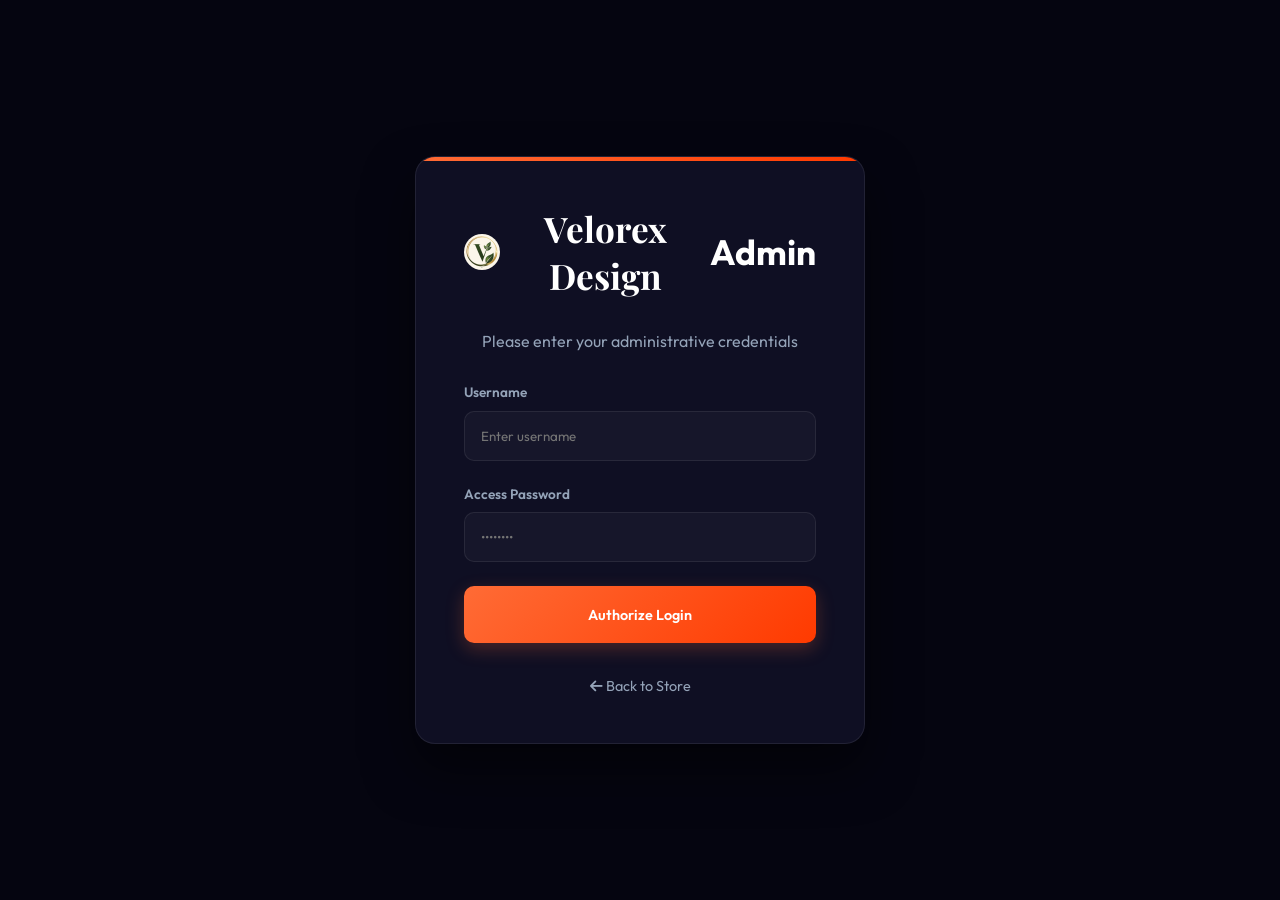
<file: admin.html>
<!DOCTYPE html>
<html lang="en" data-no-chat data-theme="dark">

<head>
    <meta charset="UTF-8">
    <meta name="viewport" content="width=device-width, initial-scale=1.0">
    <meta name="referrer" content="strict-origin-when-cross-origin">
    <title>Velorex Design Admin</title>
    <link rel="icon" type="image/png" sizes="32x32" href="images/brand/icon-32.png">
    <link rel="icon" type="image/svg+xml" href="favicon.svg">
    <link rel="apple-touch-icon" href="images/brand/icon-192.png">
    <meta name="theme-color" content="#1a0a2e">
    <meta name="robots" content="noindex, nofollow">
    <!-- Font Awesome 6.5.1 from cdnjs with Subresource Integrity. If a future
         version is pinned in href, update the integrity hash from
         https://cdnjs.com/libraries/font-awesome -->
    <link rel="stylesheet"
        href="https://cdnjs.cloudflare.com/ajax/libs/font-awesome/6.5.1/css/all.min.css"
        integrity="sha512-DTOQO9RWCH3ppGqcWaEA1BIZOC6xxalwEsw9c2QQeAIftl+Vegovlnee1c9QX4TctnWMn13TZye+giMm8e2LwA=="
        crossorigin="anonymous"
        referrerpolicy="no-referrer">
    <link rel="preconnect" href="https://fonts.googleapis.com" crossorigin>
    <link rel="preconnect" href="https://fonts.gstatic.com" crossorigin>
    <link rel="stylesheet"
        href="https://fonts.googleapis.com/css2?family=Outfit:wght@300;400;600;900&family=Playfair+Display:wght@700&display=swap"
        crossorigin="anonymous"
        referrerpolicy="no-referrer">
    <link rel="stylesheet" href="css/admin.css?v=20261125c">
    <script src="js/admin.js?v=20261125c" defer></script>
    <script src="js/admin-marketing.js?v=20261125c" defer></script>
    <script src="js/admin-print.js?v=20261125c" defer></script>
    <script src="js/admin-cropper.js?v=20261125c" defer></script>
    <script src="js/admin-analytics.js?v=20261125c" defer></script>
    <script src="js/chat.js?v=20261125c" defer></script>
    <script src="js/admin-messages.js?v=20261125c" defer></script>
</head>

<body>
    <!-- Auth Screen -->
    <div id="authScreen">
        <div class="auth-card">
            <div class="logo" style="justify-content: center; margin-bottom: 2rem; font-size: 2.2rem;">
                <img src="images/brand/emblem.webp" width="36" height="36" alt="" style="width:36px;height:36px;padding:2px;border-radius:50%;background:#fbf6ea;vertical-align:middle;"> Velorex Design <span>Admin</span>
            </div>
            <p style="color: var(--text-muted); margin-bottom: 2rem;">Please enter your administrative credentials</p>

            <form id="adminLoginForm" data-action="admin-login" novalidate>
                <div class="form-group" style="text-align: left;">
                    <label for="adminUser">Username</label>
                    <input type="text" id="adminUser" class="form-control" placeholder="Enter username" autocomplete="username" maxlength="100" required>
                </div>
                <div class="form-group" style="text-align: left;">
                    <label for="adminPass">Access Password</label>
                    <input type="password" id="adminPass" class="form-control" placeholder="••••••••" autocomplete="current-password" maxlength="200" required>
                </div>
                <button type="submit" class="btn btn-primary" style="width: 100%; padding: 1.2rem;">Authorize Login</button>
            </form>
            <div style="margin-top: 2rem;">
                <a href="index.html" rel="noopener" style="color: var(--text-muted); text-decoration: none; font-size: 0.9rem;">
                    <i class="fas fa-arrow-left"></i> Back to Store
                </a>
            </div>
        </div>
    </div>

    <!-- Sidebar -->
    <aside class="sidebar">
        <a href="#analytics" class="logo admin-logo" data-action="set-tab" data-tab="analytics" title="Admin home">
            <img src="images/brand/emblem.webp" width="36" height="36" alt="">
            <span class="admin-logo-text"><span>Velorex Design</span><small>Admin</small></span>
        </a>
        <nav class="nav-menu">
                        <a href="#analytics" class="nav-link active" data-action="set-tab" data-tab="analytics">
                <i class="fas fa-chart-line"></i> <span>Dashboard &amp; P&amp;L</span>
            </a>
            <a href="#inventory" class="nav-link" data-action="set-tab" data-tab="inventory">
                <i class="fas fa-boxes"></i> <span>Inventory</span>
            </a>
            <a href="#orders" class="nav-link" data-action="set-tab" data-tab="orders">
                <i class="fas fa-shopping-bag"></i> <span>Orders</span>
            </a>
            <a href="#customers" class="nav-link" data-action="set-tab" data-tab="customers">
                <i class="fas fa-users"></i> <span>Customers</span>
            </a>
            <a href="#featured" class="nav-link" data-action="set-tab" data-tab="featured">
                <i class="fas fa-star"></i> <span>Featured</span>
            </a>
            <a href="#categories" class="nav-link" data-action="set-tab" data-tab="categories">
                <i class="fas fa-tags"></i> <span>Categories</span>
            </a>
            <a href="#chat" class="nav-link" data-action="set-tab" data-tab="chat">
                <i class="fas fa-comments"></i> <span>Chat &amp; Messages</span><b class="nav-badge" id="msgBadge" hidden>0</b>
            </a>
            <a href="#coupons" class="nav-link" data-action="set-tab" data-tab="coupons">
                <i class="fas fa-ticket-alt"></i> <span>Coupons</span>
            </a>
            <a href="#loyalty" class="nav-link" data-action="set-tab" data-tab="loyalty">
                <i class="fas fa-gift"></i> <span>Loyalty Points</span>
            </a>
            <a href="#settings" class="nav-link" data-action="set-tab" data-tab="settings">
                <i class="fas fa-cog"></i> <span>Settings</span>
            </a>
        </nav>
        <div style="margin-top: auto;">
            <a href="#logout" class="nav-link" data-action="logout" style="color: #ef4444;">
                <i class="fas fa-sign-out-alt"></i> <span>Logout</span>
            </a>
        </div>
    </aside>

    <!-- Main Content -->
    <main class="main-content" id="adminApp" style="display: none;">
        <div class="top-bar">
            <h1 id="tabTitle">Inventory Management</h1>
            <div style="display: flex; align-items: center; gap: 2rem;">
                <button type="button" data-action="toggle-theme" style="background:none; border:none; color:inherit; cursor: pointer; font-size: 1.2rem; padding: 0.5rem;"
                    title="Toggle Theme">
                    <i class="fas fa-moon" id="themeIcon"></i>
                </button>
                <a href="index.html" class="btn btn-secondary" target="_blank" rel="noopener">
                    <i class="fas fa-external-link-alt"></i> View Store
                </a>
                <div class="user-info">
                    <div class="user-avatar"><i class="fas fa-user-shield"></i></div>
                    <div>
                        <div style="font-weight: 600;" id="adminName">Admin</div>
                        <div style="font-size: 0.75rem; color: var(--text-muted);">Admin Access</div>
                    </div>
                </div>
            </div>
        </div>

        <div class="stats-grid">
            <div class="stat-card">
                <div class="stat-icon"><i class="fas fa-boxes"></i></div>
                <div class="stat-label">Products</div>
                <div id="statProducts" class="stat-value">0</div>
                <div class="stat-trend" id="statProductsNote">&nbsp;</div>
            </div>
            <div class="stat-card">
                <div class="stat-icon stat-icon-amazon"><i class="fab fa-amazon"></i></div>
                <div class="stat-label">Listed on Amazon</div>
                <div id="statAmazon" class="stat-value">0</div>
                <div class="stat-trend" id="statAmazonNote">&nbsp;</div>
            </div>
            <div class="stat-card">
                <div class="stat-icon"><i class="fas fa-triangle-exclamation"></i></div>
                <div class="stat-label">Low or out of stock</div>
                <div id="statLowStock" class="stat-value">0</div>
                <div class="stat-trend" id="statLowStockNote">&nbsp;</div>
            </div>
            <div class="stat-card">
                <div class="stat-icon"><i class="fas fa-users"></i></div>
                <div class="stat-label">Pending enquiries / orders</div>
                <div id="statOrders" class="stat-value">0</div>
                <div class="stat-trend" id="statOrdersNote">&nbsp;</div>
            </div>
        </div>

        <div class="section-card">
            <div id="inventory-tab" class="tab-content">
                <div class="section-header">
                    <div style="display: flex; align-items: center; gap: 1.5rem; flex: 1;">
                        <h2>Store Inventory</h2>
                        <div style="position: relative; flex: 1; max-width: 250px;">
                            <i class="fas fa-search"
                                style="position: absolute; left: 1rem; top: 50%; transform: translateY(-50%); color: var(--text-muted); font-size: 0.9rem;"></i>
                            <input type="text" id="inventorySearch" class="form-control"
                                placeholder="Search products..." style="padding-left: 2.5rem; margin-bottom: 0;"
                                data-action="inventory-search" maxlength="120">
                        </div>
                        <select id="categoryFilter" class="form-control" style="max-width: 180px; margin-bottom: 0;"
                            data-action="category-filter">
                            <option value="all">All Categories</option>
                        </select>
                    </div>
                    <div style="display: flex; gap: 1rem;">
                        <button type="button" class="btn btn-secondary" data-action="export"><i class="fas fa-download"></i>
                            Export</button>
                        <button type="button" class="btn btn-secondary" data-action="show-bulk"><i class="fas fa-file-csv"></i>
                            Bulk Upload</button>
                        <button type="button" class="btn btn-primary" data-action="show-add-product"><i class="fas fa-plus"></i> New
                            Product</button>
                    </div>
                </div>
                <div class="table-container">
                    <table>
                        <thead>
                            <tr>
                                <th>Product Details</th>
                                <th>Category</th>
                                <th>Price</th>
                                <th>Quantity</th>
                                <th>Actions</th>
                            </tr>
                        </thead>
                        <tbody id="productList"></tbody>
                    </table>
                </div>
            </div>

            <div id="orders-tab" class="tab-content" style="display: none;">
                <div class="section-header">
                    <div style="display: flex; align-items: center; gap: 1.5rem; flex: 1; flex-wrap: wrap;">
                        <h2>Live Orders</h2>
                        <div style="position: relative; flex: 1; max-width: 280px;">
                            <i class="fas fa-search" style="position:absolute; left:1rem; top:50%; transform:translateY(-50%); color:var(--text-muted); font-size:0.9rem;"></i>
                            <input type="text" id="orderSearch" class="form-control" placeholder="Search by ID, name, status..."
                                style="padding-left: 2.5rem; margin-bottom: 0;" data-action="order-search" maxlength="120">
                        </div>
                    </div>
                    <div style="display:flex; gap:0.75rem;">
                        <button type="button" class="btn btn-secondary" data-action="render-orders"><i class="fas fa-sync-alt"></i> Refresh</button>
                        <button type="button" class="btn btn-secondary" data-action="clear-order-filters"><i class="fas fa-eraser"></i> Clear</button>
                    </div>
                </div>

                <!-- Status filter chips -->
                <div class="order-filter-chips" id="orderFilterChips">
                    <button type="button" class="order-chip active" data-action="set-order-filter" data-filter="all">All <span class="chip-count" id="chip-all">0</span></button>
                    <button type="button" class="order-chip" data-action="set-order-filter" data-filter="Pending" style="border-color:#f59e0b; color:#f59e0b;">Pending <span class="chip-count" id="chip-pending">0</span></button>
                    <button type="button" class="order-chip" data-action="set-order-filter" data-filter="Processing" style="border-color:#8b5cf6; color:#8b5cf6;">Processing <span class="chip-count" id="chip-processing">0</span></button>
                    <button type="button" class="order-chip" data-action="set-order-filter" data-filter="Shipped" style="border-color:#3b82f6; color:#3b82f6;">Shipped <span class="chip-count" id="chip-shipped">0</span></button>
                    <button type="button" class="order-chip" data-action="set-order-filter" data-filter="Delivered" style="border-color:#10b981; color:#10b981;">Delivered <span class="chip-count" id="chip-delivered">0</span></button>
                    <button type="button" class="order-chip" data-action="set-order-filter" data-filter="Cancelled" style="border-color:#ef4444; color:#ef4444;">Cancelled <span class="chip-count" id="chip-cancelled">0</span></button>
                </div>

                <div class="table-container">
                    <table>
                        <thead>
                            <tr>
                                <th style="width:40px;"></th>
                                <th>Order ID</th>
                                <th>Date</th>
                                <th>Customer</th>
                                <th>Items</th>
                                <th>Total</th>
                                <th>Status</th>
                                <th style="width:60px; text-align:center;">Action</th>
                            </tr>
                        </thead>
                        <tbody id="orderList"></tbody>
                    </table>
                </div>
            </div>

            <!-- CUSTOMERS TAB -->
            <div id="customers-tab" class="tab-content" style="display: none;">
                <div class="section-header">
                    <div style="display: flex; align-items: center; gap: 1.5rem; flex: 1; flex-wrap: wrap;">
                        <h2>Customers</h2>
                        <div style="position: relative; flex: 1; max-width: 320px;">
                            <i class="fas fa-search"
                                style="position:absolute; left:1rem; top:50%; transform:translateY(-50%); color:var(--text-muted); font-size:0.9rem;"></i>
                            <input type="text" id="customerSearch" class="form-control"
                                placeholder="Search by name, email or phone..."
                                style="padding-left: 2.5rem; margin-bottom: 0;" data-action="customer-search" maxlength="120">
                        </div>
                    </div>
                    <div style="display:flex; gap:0.75rem;">
                        <button type="button" class="btn btn-secondary" data-action="export-customers"><i class="fas fa-file-csv"></i> Export CSV</button>
                        <button type="button" class="btn btn-secondary" data-action="load-customers"><i class="fas fa-sync-alt"></i> Refresh</button>
                    </div>
                </div>
                <div class="table-container">
                    <table>
                        <thead>
                            <tr>
                                <th>Customer</th>
                                <th>Email</th>
                                <th>Phone</th>
                                <th>Account</th>
                                <th style="text-align:right;">Orders</th>
                                <th style="text-align:right;">Total spent</th>
                                <th>Joined</th>
                                <th style="text-align:center;">Actions</th>
                            </tr>
                        </thead>
                        <tbody id="customerList"></tbody>
                    </table>
                </div>
            </div>

            <!-- FEATURED CREATIONS TAB -->
            <div id="featured-tab" class="tab-content" style="display: none;">
                <div class="section-header">
                    <h2>Featured Creations</h2>
                    <p style="color: var(--text-muted); font-size: 0.9rem; margin-top: 0.25rem;">Click the <i class="fas fa-star" style="color: var(--secondary);"></i> on a product card to feature or un-feature it on the home page.</p>
                </div>
                <div id="featuredGrid" style="display: grid; grid-template-columns: repeat(auto-fill, minmax(180px, 1fr)); gap: 1.25rem;"></div>
            </div>

            <!-- CATEGORIES TAB -->
            <div id="categories-tab" class="tab-content" style="display: none;">
                <div class="section-header">
                    <h2>Product Categories</h2>
                </div>
                <div class="cat-layout">
                    <div>
                        <div class="pane-title"><i class="fas fa-layer-group"></i> Your categories <span id="catCount" class="msg-pill done"></span></div>
                        <div id="categoriesList" class="cat-grid"></div>
                    </div>
                    <div class="settings-card cat-form">
                        <div class="settings-card-head"><span class="sc-icon"><i class="fas fa-plus"></i></span><div><h3>Add a category</h3><p>It appears in the menu, the catalog filter and Shop by Category.</p></div></div>
                        <div class="form-group">
                            <label for="newCatName">Category Name</label>
                            <input type="text" id="newCatName" class="form-control" placeholder="e.g. Macrame Art" maxlength="60" required>
                        </div>
                        <p style="color: var(--text-muted); font-size: 0.8rem; margin-top: -0.5rem; margin-bottom: 1rem;">A unique ID will be auto-generated from the name and used for filtering.</p>
                        <div class="form-group">
                            <label for="newCatIcon">Icon <span style="color: var(--text-muted); font-size:0.8rem;">(optional, FontAwesome class — used in the header dropdown)</span></label>
                            <input type="text" id="newCatIcon" class="form-control" placeholder="e.g. fas fa-leaf" maxlength="60" pattern="[a-zA-Z0-9 \-]*">
                        </div>
                        <div class="form-group">
                            <label for="newCatImage">Image URL <span style="color: var(--text-muted); font-size:0.8rem;">(optional — used on the "Shop by Category" cards)</span></label>
                            <input type="text" id="newCatImage" class="form-control" placeholder="https://... or cat-yours.png" maxlength="300">
                        </div>
                        <button type="button" class="btn btn-primary" data-action="save-category"><i class="fas fa-plus" style="margin-right:6px;"></i>Add Category</button>
                    </div>
                </div>
            </div>

            <div id="chat-tab" class="tab-content" style="display: none;">
                <div class="section-header">
                    <h2>Chat &amp; Messages</h2>
                    <div class="chat-tabs" role="tablist">
                        <button type="button" class="chat-tab is-active" data-chat-pane="inbox"><i class="fas fa-inbox"></i> Inbox</button>
                        <button type="button" class="chat-tab" data-chat-pane="answers"><i class="fas fa-pen-to-square"></i> Chat answers</button>
                        <button type="button" class="chat-tab" data-chat-pane="stats"><i class="fas fa-chart-simple"></i> What people ask</button>
                    </div>
                </div>
                <div class="chat-pane" id="pane-inbox"><div id="msgList" class="msg-grid"></div></div>
                <div class="chat-pane" id="pane-answers" hidden>
                    <p class="an-note"><i class="fas fa-circle-info"></i> Change what the website assistant says. Allowed formatting: &lt;b&gt;bold&lt;/b&gt;, &lt;i&gt;italic&lt;/i&gt;, &lt;br&gt; for a new line, and links like &lt;a href="/shipping"&gt;Shipping&lt;/a&gt;. Changes show on the site within 5 minutes.</p>
                    <div id="answerList" class="answer-grid"></div>
                </div>
                <div class="chat-pane" id="pane-stats" hidden>
                    <div class="an-grid">
                        <div class="an-card"><h3>Topics in the last 30 days</h3><div id="chatTopics"></div></div>
                        <div class="an-card"><h3>Questions the chat could not answer</h3><p class="an-note" style="margin:0 0 .75rem">Add these to an answer, a product description or the FAQ.</p><div id="chatUnmatched"></div></div>
                    </div>
                </div>
            </div>

            <div id="coupons-tab" class="tab-content" style="display: none;">
                <div class="section-header">
                    <h2>Coupons</h2>
                    <button type="button" class="btn btn-primary" data-action="mkt-new-coupon"><i class="fas fa-plus"></i> New coupon</button>
                </div>
                <form id="couponForm" class="stat-card" style="margin-bottom:1.5rem" novalidate>
                    <h3 id="couponFormTitle" style="margin-bottom:1rem">New coupon</h3>
                    <input type="hidden" id="cpId">
                    <div style="display:grid;grid-template-columns:repeat(auto-fit,minmax(180px,1fr));gap:1rem">
                        <label style="display:flex;flex-direction:column;gap:.3rem;font-size:.82rem;color:var(--text-muted)">Code<input id="cpCode" class="form-control" maxlength="40" placeholder="WELCOME10" required style="text-transform:uppercase"></label>
                        <label style="display:flex;flex-direction:column;gap:.3rem;font-size:.82rem;color:var(--text-muted)">Type<select id="cpType" class="form-control"><option value="percent">Percent off</option><option value="fixed">Rupees off</option><option value="free_shipping">Free shipping</option></select></label>
                        <label id="cpValueWrap" style="display:flex;flex-direction:column;gap:.3rem;font-size:.82rem;color:var(--text-muted)"><span id="cpValueLabel">Percent off (1–90)</span><input id="cpValue" class="form-control" type="number" min="1"></label>
                        <label id="cpMaxWrap" style="display:flex;flex-direction:column;gap:.3rem;font-size:.82rem;color:var(--text-muted)">Max discount ₹ (optional)<input id="cpMax" class="form-control" type="number" min="1"></label>
                        <label style="display:flex;flex-direction:column;gap:.3rem;font-size:.82rem;color:var(--text-muted)">Minimum order ₹<input id="cpMin" class="form-control" type="number" min="0" placeholder="0"></label>
                        <label style="display:flex;flex-direction:column;gap:.3rem;font-size:.82rem;color:var(--text-muted)">Total uses (blank = unlimited)<input id="cpLimit" class="form-control" type="number" min="1"></label>
                        <label style="display:flex;flex-direction:column;gap:.3rem;font-size:.82rem;color:var(--text-muted)">Uses per customer (blank = unlimited)<input id="cpPer" class="form-control" type="number" min="1" placeholder="1"></label>
                        <label style="display:flex;flex-direction:column;gap:.3rem;font-size:.82rem;color:var(--text-muted)">Starts (optional)<input id="cpStart" class="form-control" type="datetime-local"></label>
                        <label style="display:flex;flex-direction:column;gap:.3rem;font-size:.82rem;color:var(--text-muted)">Ends (optional)<input id="cpEnd" class="form-control" type="datetime-local"></label>
                        <label style="display:flex;flex-direction:column;gap:.3rem;font-size:.82rem;color:var(--text-muted)">Note for yourself<input id="cpNote" class="form-control" maxlength="160" placeholder="Diwali offer"></label>
                    </div>
                    <div style="display:flex;align-items:center;gap:1.5rem;margin-top:1rem;flex-wrap:wrap">
                        <label style="display:flex;align-items:center;gap:.5rem"><input type="checkbox" id="cpActive" checked> Active</label>
                        <button type="submit" class="btn btn-primary"><i class="fas fa-save"></i> Save coupon</button>
                    </div>
                    <p style="font-size:.78rem;color:var(--text-muted);margin-top:.8rem">Coupons cannot be combined with reward points. A discount never makes goods free, and free-shipping coupons only waive the ₹99 delivery fee.</p>
                </form>
                <div id="couponList"></div>
            </div>

            <div id="loyalty-tab" class="tab-content" style="display: none;">
                <div class="section-header"><h2>Loyalty Points</h2></div>
                <div id="loyaltyTotals" class="stats-grid" style="margin-bottom:1.5rem"></div>
                <form id="loyaltyForm" class="stat-card" style="margin-bottom:1.5rem" novalidate>
                    <h3 style="margin-bottom:1rem">Programme settings</h3>
                    <label style="display:flex;align-items:center;gap:.5rem;margin-bottom:1rem;font-weight:600"><input type="checkbox" id="lyEnabled"> Programme is on (customers earn and spend points)</label>
                    <div style="display:grid;grid-template-columns:repeat(auto-fit,minmax(180px,1fr));gap:1rem">
                        <label style="display:flex;flex-direction:column;gap:.3rem;font-size:.82rem;color:var(--text-muted)">Earn % of order value<input id="lyEarn" class="form-control" type="number" min="0" max="20" step="0.5"></label>
                        <label style="display:flex;flex-direction:column;gap:.3rem;font-size:.82rem;color:var(--text-muted)">Points per ₹1<input id="lyPpr" class="form-control" type="number" min="1" max="100"></label>
                        <label style="display:flex;flex-direction:column;gap:.3rem;font-size:.82rem;color:var(--text-muted)">Max % of order payable with points<input id="lyMaxPct" class="form-control" type="number" min="0" max="50"></label>
                        <label style="display:flex;flex-direction:column;gap:.3rem;font-size:.82rem;color:var(--text-muted)">Minimum points to redeem<input id="lyMin" class="form-control" type="number" min="0"></label>
                        <label style="display:flex;flex-direction:column;gap:.3rem;font-size:.82rem;color:var(--text-muted)">Sign-up bonus points<input id="lyBonus" class="form-control" type="number" min="0" max="10000"></label>
                        <label style="display:flex;flex-direction:column;gap:.3rem;font-size:.82rem;color:var(--text-muted)">Expire after months without activity (0 = never)<input id="lyExpiry" class="form-control" type="number" min="0" max="60"></label>
                    </div>
                    <p id="lyPreview" style="font-size:.85rem;color:var(--text-muted);margin:1rem 0"></p>
                    <button type="submit" class="btn btn-primary"><i class="fas fa-save"></i> Save settings</button>
                    <p style="font-size:.78rem;color:var(--text-muted);margin-top:.8rem">Points are earned when you mark an order Delivered. Marking it Cancelled returns any points spent and removes points earned.</p>
                </form>
                <form id="loyaltyAdjustForm" class="stat-card" style="margin-bottom:1.5rem" novalidate>
                    <h3 style="margin-bottom:1rem">Give or remove points</h3>
                    <div style="display:grid;grid-template-columns:repeat(auto-fit,minmax(180px,1fr));gap:1rem;align-items:end">
                        <label style="display:flex;flex-direction:column;gap:.3rem;font-size:.82rem;color:var(--text-muted)">Customer email<input id="lyAdjEmail" class="form-control" type="email" maxlength="150" required></label>
                        <label style="display:flex;flex-direction:column;gap:.3rem;font-size:.82rem;color:var(--text-muted)">Points (use minus to remove)<input id="lyAdjPoints" class="form-control" type="number" placeholder="100"></label>
                        <label style="display:flex;flex-direction:column;gap:.3rem;font-size:.82rem;color:var(--text-muted)">Reason<input id="lyAdjNote" class="form-control" maxlength="200" placeholder="Sorry for the delay"></label>
                        <button type="submit" class="btn btn-secondary">Apply</button>
                    </div>
                </form>
                <h3 style="margin-bottom:.8rem">Members</h3>
                <div id="loyaltyMembers"></div>
            </div>

            <div id="analytics-tab" class="tab-content" style="display: none;">
                <div class="section-header">
                    <h2>Analytics &amp; profit</h2>
                    <div class="an-controls">
                        <select id="anPeriod" class="form-control" aria-label="Period">
                            <option value="30">Last 30 days</option>
                            <option value="90">Last 90 days</option>
                            <option value="year" selected>This year</option>
                            <option value="all">All time</option>
                        </select>
                        <button type="button" class="btn btn-secondary" id="anExport"><i class="fas fa-file-csv"></i> Export CSV</button>
                    </div>
                </div>
                <p class="an-note"><i class="fas fa-circle-info"></i> Website and WhatsApp orders are counted automatically (cancelled ones are left out). Add Amazon payouts and your costs in the ledger below so the profit is complete.</p>
                <div class="an-kpis" id="anKpis"></div>
                <div class="an-grid">
                    <div class="an-card"><h3>Month by month</h3><div class="an-chart" id="anChart"></div><div class="an-legend"><span class="lg-in"></span> Income <span class="lg-out"></span> Costs <span class="lg-net"></span> Profit</div></div>
                    <div class="an-card"><h3>Top products</h3><div id="anTop"></div></div>
                </div>
                <div class="an-grid">
                    <div class="an-card">
                        <h3>Add to the ledger</h3>
                        <form id="ledgerForm" class="an-form" novalidate>
                            <label>Date<input type="date" id="lgDate" class="form-control" required></label>
                            <label>Type<select id="lgKind" class="form-control"><option value="expense">Expense</option><option value="income">Income</option></select></label>
                            <label>Category<select id="lgCat" class="form-control"></select></label>
                            <label>Amount ₹<input type="number" id="lgAmount" class="form-control" min="0.01" step="0.01" required></label>
                            <label class="an-wide">Note<input type="text" id="lgNote" class="form-control" maxlength="200" placeholder="e.g. Amazon payout 1-15 Nov"></label>
                            <button type="submit" class="btn btn-primary an-wide"><i class="fas fa-plus"></i> Add entry</button>
                        </form>
                    </div>
                    <div class="an-card"><h3>Costs by category</h3><div id="anCats"></div></div>
                </div>
                <div class="an-card"><h3>Ledger</h3><div id="anLedger"></div></div>
            </div>

            <div id="settings-tab" class="tab-content" style="display: none;">
                <div class="section-header">
                    <h2>Store Settings</h2>
                </div>
                <div class="settings-grid">
                    <div class="settings-card">
                    <div class="settings-card-head"><span class="sc-icon"><i class="fas fa-store"></i></span><div><h3>Store details</h3><p>Shown on the Contact page, in WhatsApp links and on bills.</p></div></div>
                    <div class="form-group">
                        <label for="settingsStoreName">Store Name</label>
                        <input type="text" id="settingsStoreName" class="form-control" placeholder="Velorex Design" maxlength="120">
                    </div>
                    <div class="form-group">
                        <label for="settingsWhatsapp">WhatsApp Number <span style="color: var(--text-muted); font-size:0.8rem;">(country code, no + or spaces, e.g. 917906027807)</span></label>
                        <input type="text" id="settingsWhatsapp" class="form-control" placeholder="917906027807" maxlength="20" inputmode="numeric" pattern="[0-9]*">
                    </div>
                    <div class="form-group">
                        <label for="settingsPhone">Phone Number (shown on contact page)</label>
                        <input type="text" id="settingsPhone" class="form-control" placeholder="+91 79060 27807" maxlength="30">
                    </div>
                    <div class="form-group">
                        <label for="settingsEmail">Contact Email</label>
                        <input type="email" id="settingsEmail" class="form-control" placeholder="velorexdesign@gmail.com" maxlength="160">
                    </div>
                    <div class="form-group">
                        <label for="settingsAddress">Studio Address (shown on contact page)</label>
                        <textarea id="settingsAddress" class="form-control" style="min-height: 80px;" placeholder="Meerut, Uttar Pradesh 250002&#10;India" maxlength="400"></textarea>
                    </div>
                    <button type="button" class="btn btn-primary" data-action="save-settings"><i class="fas fa-save" style="margin-right:8px"></i>Save Settings</button>

                    </div>
                    <div class="settings-card">
                        <div class="settings-card-head"><span class="sc-icon sc-lock"><i class="fas fa-user-shield"></i></span><div><h3>Admin account</h3><p>Sessions end 8 hours after login. Use a long, unique password.</p></div></div>
                        <p style="color:var(--text-muted); font-size:0.85rem; margin-bottom:1.5rem;">Change your login username or password. You must provide your current password to confirm.</p>

                        <div class="form-group">
                            <label for="adminCurrentPass">Current Password <span style="color:#ef4444;">*</span></label>
                            <input type="password" id="adminCurrentPass" class="form-control" autocomplete="current-password" placeholder="Enter current password" maxlength="200">
                        </div>
                        <div class="form-group">
                            <label for="adminNewEmail">New Username</label>
                            <input type="text" id="adminNewEmail" class="form-control" autocomplete="username" placeholder="Leave blank to keep current" maxlength="120">
                        </div>
                        <div class="form-group">
                            <label for="adminNewPass">New Password <span style="color:var(--text-muted); font-size:0.78rem;">(at least 8 characters)</span></label>
                            <input type="password" id="adminNewPass" class="form-control" autocomplete="new-password" placeholder="Leave blank to keep current" maxlength="200" minlength="8">
                        </div>
                        <div class="form-group">
                            <label for="adminNewPassConfirm">Confirm New Password</label>
                            <input type="password" id="adminNewPassConfirm" class="form-control" autocomplete="new-password" placeholder="Re-enter new password" maxlength="200">
                        </div>
                        <button type="button" class="btn btn-primary" data-action="update-admin-cred"><i class="fas fa-key" style="margin-right:8px"></i>Update Admin Account</button>
                    </div>
                </div>
            </div>
        </div>
    </main>

    <!-- Product Modal -->
    <div id="productModal" class="modal-overlay">
        <div class="modal-content">
            <h2 id="modalTitle" style="margin-bottom: 2rem;">Add product</h2>
            <form id="productForm" data-action="save-product" novalidate>
                <input type="hidden" id="editingId">
                <div class="form-group">
                    <label for="pName">Product Title</label>
                    <input type="text" id="pName" class="form-control" placeholder="e.g. Handcrafted Walnut Bowl" maxlength="200" required>
                </div>

                <div class="form-grid">
                    <div class="form-group">
                        <label for="pCat">Category</label>
                        <select id="pCat" class="form-control"></select>
                    </div>
                    <div class="form-group">
                        <label for="pPrice">Selling price ₹ <span style="color:var(--text-muted);font-weight:400;font-size:.78rem">(not shown on the shop)</span></label>
                        <input type="number" id="pPrice" class="form-control" placeholder="0" min="0" step="0.01">
                    </div>
                </div>

                <div class="form-group">
                    <label for="pCost"><i class="fas fa-calculator" style="color:#10b981"></i> Cost price ₹ <span style="color:var(--text-muted);font-weight:400;font-size:.78rem">(what one piece costs you; used for profit, admin only)</span></label>
                    <input type="number" id="pCost" class="form-control" placeholder="e.g. 180" min="0" step="0.01">
                </div>
                <div class="form-group">
                    <label for="pBadge"><i class="fas fa-award" style="color:#ff8a5c"></i> Badge on the shop</label>
                    <select id="pBadge" class="form-control">
                        <option value="">None</option>
                        <option value="bestseller">Bestseller</option>
                        <option value="new">New</option>
                        <option value="limited">Limited stock</option>
                        <option value="gift">Gift idea</option>
                    </select>
                </div>
                <div class="form-group">
                    <label for="pAmazon"><i class="fab fa-amazon" style="color:#ffb400"></i> Amazon link <span style="color:var(--text-muted);font-weight:400;font-size:.78rem">(shows the Buy on Amazon button)</span></label>
                    <input type="url" id="pAmazon" class="form-control" placeholder="https://www.amazon.in/dp/XXXXXXXXXX" maxlength="500" inputmode="url">
                </div>
                <div class="form-group">
                    <label for="pStock">Initial Stock (QTY)</label>
                    <input type="number" id="pStock" class="form-control" value="10" min="0" step="1" required>
                </div>

                <div class="form-group">
                    <label>Product Images <span style="color:var(--text-muted); font-size:0.78rem; font-weight:400;">— first image is the cover. Click ★ to make another image the cover.</span></label>
                    <div id="pImagesGallery" style="display:flex; gap:0.6rem; flex-wrap:wrap; margin-bottom:0.7rem; min-height:50px; padding:0.6rem; background:rgba(0,0,0,0.18); border:1px dashed var(--border); border-radius:var(--radius);"></div>
                    <div style="display:flex; gap:0.75rem; align-items:stretch;">
                        <input type="url" id="pImgUrlInput" class="form-control" placeholder="Paste image URL and click Add — or use Upload" style="margin-bottom:0;" maxlength="500">
                        <button type="button" class="btn btn-secondary" data-action="add-image-url" style="white-space:nowrap;">
                            <i class="fas fa-link"></i> Add URL
                        </button>
                        <button type="button" class="btn btn-secondary" data-action="pick-img-file" style="white-space:nowrap;">
                            <i class="fas fa-upload"></i> Upload
                        </button>
                    </div>
                    <input type="file" id="pImgFile" accept="image/*" multiple style="display:none;" data-action="upload-images">
                    <input type="hidden" id="pImg">
                </div>

                <div class="form-group">
                    <label for="pDesc">Product Description</label>
                    <textarea id="pDesc" class="form-control" style="min-height: 100px;" maxlength="4000"
                        placeholder="Tell the story of this handcrafted piece..."></textarea>
                </div>

                <div class="form-group" style="border: 1px solid var(--border); border-radius: var(--radius); padding: 1rem 1.25rem; background: rgba(255, 107, 53, 0.06);">
                    <div style="font-weight: 700; margin-bottom: 0.35rem;">
                        <i class="fas fa-star" style="color: var(--secondary);"></i> Featured Creations
                    </div>
                    <p style="color: var(--text-muted); font-size: 0.82rem; margin: 0 0 0.85rem;">
                        Tick this to showcase the product in the <strong>Featured Creations</strong> section on the home / landing page.
                    </p>
                    <label for="pFeatured" style="display: flex; align-items: center; gap: 0.75rem; margin: 0; cursor: pointer;">
                        <input type="checkbox" id="pFeatured" style="width: 18px; height: 18px; cursor: pointer; accent-color: var(--secondary);">
                        <span>Add this product to Featured Creations</span>
                    </label>
                </div>

                <div style="display: flex; gap: 1rem; margin-top: 1rem;">
                    <button type="submit" id="submitBtn" class="btn btn-primary" style="flex: 1;">Create
                        Listing</button>
                    <button type="button" class="btn btn-secondary" style="flex: 1;" data-action="hide-modal">Discard</button>
                </div>
            </form>
        </div>
    </div>

    <!-- Bulk Upload Modal -->
    <div id="bulkModal" class="modal-overlay">
        <div class="modal-content" style="max-width: 900px;">
            <h2 style="margin-bottom: 0.5rem;">Bulk Upload Products</h2>
            <p style="color: var(--text-muted); font-size: 0.9rem; margin-bottom: 1.5rem;">
                Upload a CSV file to add many products in one go. Columns:
                <code style="background:var(--surface); padding:2px 6px; border-radius:4px; font-size:0.82rem;">name, category, price, stock, image_url, description, featured</code>
            </p>

            <div id="bulkStep1">
                <div style="display:flex; gap:0.75rem; flex-wrap:wrap; margin-bottom:1.25rem;">
                    <button type="button" class="btn btn-secondary" data-action="download-bulk-tpl">
                        <i class="fas fa-download"></i> Download CSV template
                    </button>
                    <button type="button" class="btn btn-secondary" data-action="pick-bulk-file">
                        <i class="fas fa-file-csv"></i> Choose CSV file
                    </button>
                    <input type="file" id="bulkFileInput" accept=".csv,text/csv" style="display:none;" data-action="pick-bulk">
                </div>
                <div style="background:var(--surface); border:1px solid var(--border); border-radius:var(--radius); padding:1rem 1.2rem; font-size:0.85rem; color:var(--text-muted); line-height:1.65;">
                    <strong style="color:var(--text);">Tips</strong><br>
                    • <code>category</code> must match an existing category ID (e.g. <code>wood</code>, <code>resin</code>) — see the Categories tab.<br>
                    • <code>image_url</code> should be a public HTTPS URL; the same URL is used as the cover.<br>
                    • <code>featured</code> can be <code>1</code>/<code>0</code>, <code>true</code>/<code>false</code>, or blank.<br>
                    • Wrap any field containing commas in double quotes: <code>"Walnut Bowl, Large"</code>.
                </div>
            </div>

            <div id="bulkStep2" style="display:none;">
                <div style="display:flex; justify-content:space-between; align-items:center; margin-bottom:0.75rem; flex-wrap:wrap; gap:0.5rem;">
                    <div id="bulkSummary" style="font-size:0.9rem; color:var(--text-muted);"></div>
                    <button type="button" class="btn btn-secondary" data-action="reset-bulk" style="font-size:0.85rem; padding:0.4rem 0.9rem;">
                        <i class="fas fa-redo"></i> Pick another file
                    </button>
                </div>
                <div style="max-height:340px; overflow:auto; border:1px solid var(--border); border-radius:var(--radius);">
                    <table style="width:100%; font-size:0.85rem;">
                        <thead style="background:var(--surface); position:sticky; top:0;">
                            <tr>
                                <th style="text-align:left; padding:0.6rem;">#</th>
                                <th style="text-align:left; padding:0.6rem;">Name</th>
                                <th style="text-align:left; padding:0.6rem;">Category</th>
                                <th style="text-align:left; padding:0.6rem;">Price</th>
                                <th style="text-align:left; padding:0.6rem;">Stock</th>
                                <th style="text-align:left; padding:0.6rem;">Status</th>
                            </tr>
                        </thead>
                        <tbody id="bulkPreview"></tbody>
                    </table>
                </div>
            </div>

            <div style="display: flex; gap: 1rem; margin-top: 1.75rem;">
                <button type="button" id="bulkSubmitBtn" class="btn btn-primary" style="flex: 1; display:none;" data-action="submit-bulk">
                    Upload products
                </button>
                <button type="button" class="btn btn-secondary" style="flex: 1;" data-action="hide-bulk">Close</button>
            </div>
        </div>
    </div>

    <!-- Customer Detail / Edit Modal -->
    <div id="customerModal" class="modal-overlay">
        <div class="modal-content" style="max-width: 860px;">
            <div style="display:flex; justify-content:space-between; align-items:flex-start; gap:1rem; margin-bottom:1.5rem;">
                <div>
                    <h2 style="margin:0;" id="customerModalTitle">Customer</h2>
                    <p id="customerModalSubtitle" style="color:var(--text-muted); font-size:0.85rem; margin-top:0.25rem;"></p>
                </div>
                <button type="button" class="btn btn-secondary" data-action="hide-customer" style="font-size:0.85rem; padding:0.4rem 0.9rem;"><i class="fas fa-times"></i></button>
            </div>

            <input type="hidden" id="custEditingId">

            <div class="form-grid">
                <div class="form-group">
                    <label for="custName">Name</label>
                    <input type="text" id="custName" class="form-control" placeholder="Customer name" maxlength="120">
                </div>
                <div class="form-group">
                    <label for="custEmail">Email</label>
                    <input type="email" id="custEmail" class="form-control" placeholder="customer@example.com" maxlength="160">
                </div>
            </div>
            <div class="form-grid">
                <div class="form-group">
                    <label for="custPhone">Phone</label>
                    <input type="text" id="custPhone" class="form-control" placeholder="+91 …" maxlength="30">
                </div>
                <div class="form-group">
                    <label for="custNewPassword">New password <span style="color:var(--text-muted); font-size:0.78rem; font-weight:400;">— leave blank to keep current</span></label>
                    <input type="text" id="custNewPassword" class="form-control" autocomplete="new-password" placeholder="At least 6 characters" maxlength="200" minlength="6">
                </div>
            </div>

            <div style="display:grid; grid-template-columns: 1fr 1fr; gap:1.5rem; margin-top:0.5rem;">
                <div>
                    <h3 style="font-size:0.9rem; color:var(--text-muted); text-transform:uppercase; letter-spacing:1px; margin-bottom:0.75rem;">Saved addresses</h3>
                    <div id="custAddresses" style="font-size:0.9rem; max-height:260px; overflow:auto;"></div>
                </div>
                <div>
                    <h3 style="font-size:0.9rem; color:var(--text-muted); text-transform:uppercase; letter-spacing:1px; margin-bottom:0.75rem;">Order history</h3>
                    <div id="custOrders" style="font-size:0.9rem; max-height:260px; overflow:auto;"></div>
                </div>
            </div>

            <div style="display: flex; gap: 1rem; margin-top: 2rem; flex-wrap:wrap;">
                <button type="button" id="custSaveBtn" class="btn btn-primary" style="flex:1; min-width:160px;" data-action="save-customer">
                    <i class="fas fa-save"></i> Save changes
                </button>
                <button type="button" class="btn btn-secondary" style="background:rgba(239,68,68,0.12); color:#ef4444; border-color:rgba(239,68,68,0.3); flex:1; min-width:160px;" data-action="delete-customer">
                    <i class="fas fa-trash"></i> Delete customer
                </button>
            </div>
        </div>
    </div>

    <div id="toastContainer"></div>
</body>

</html>
</file>
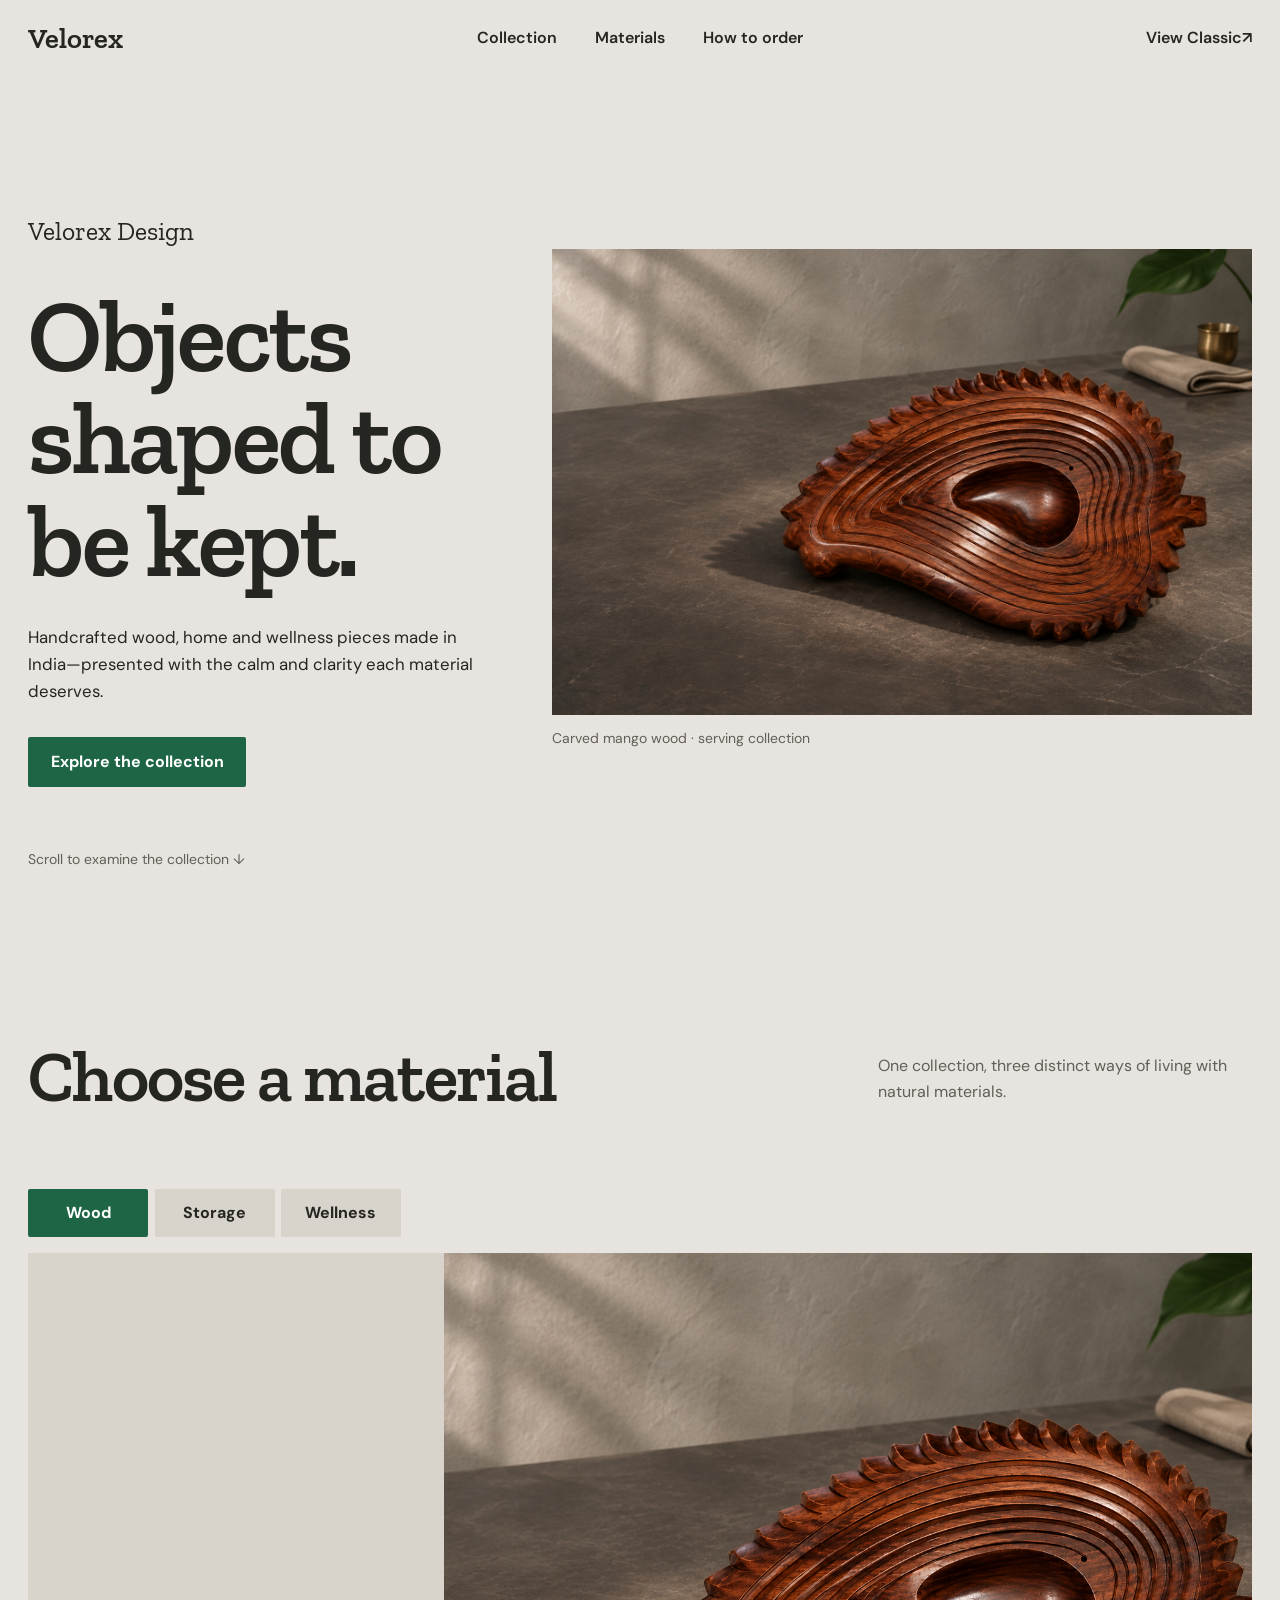
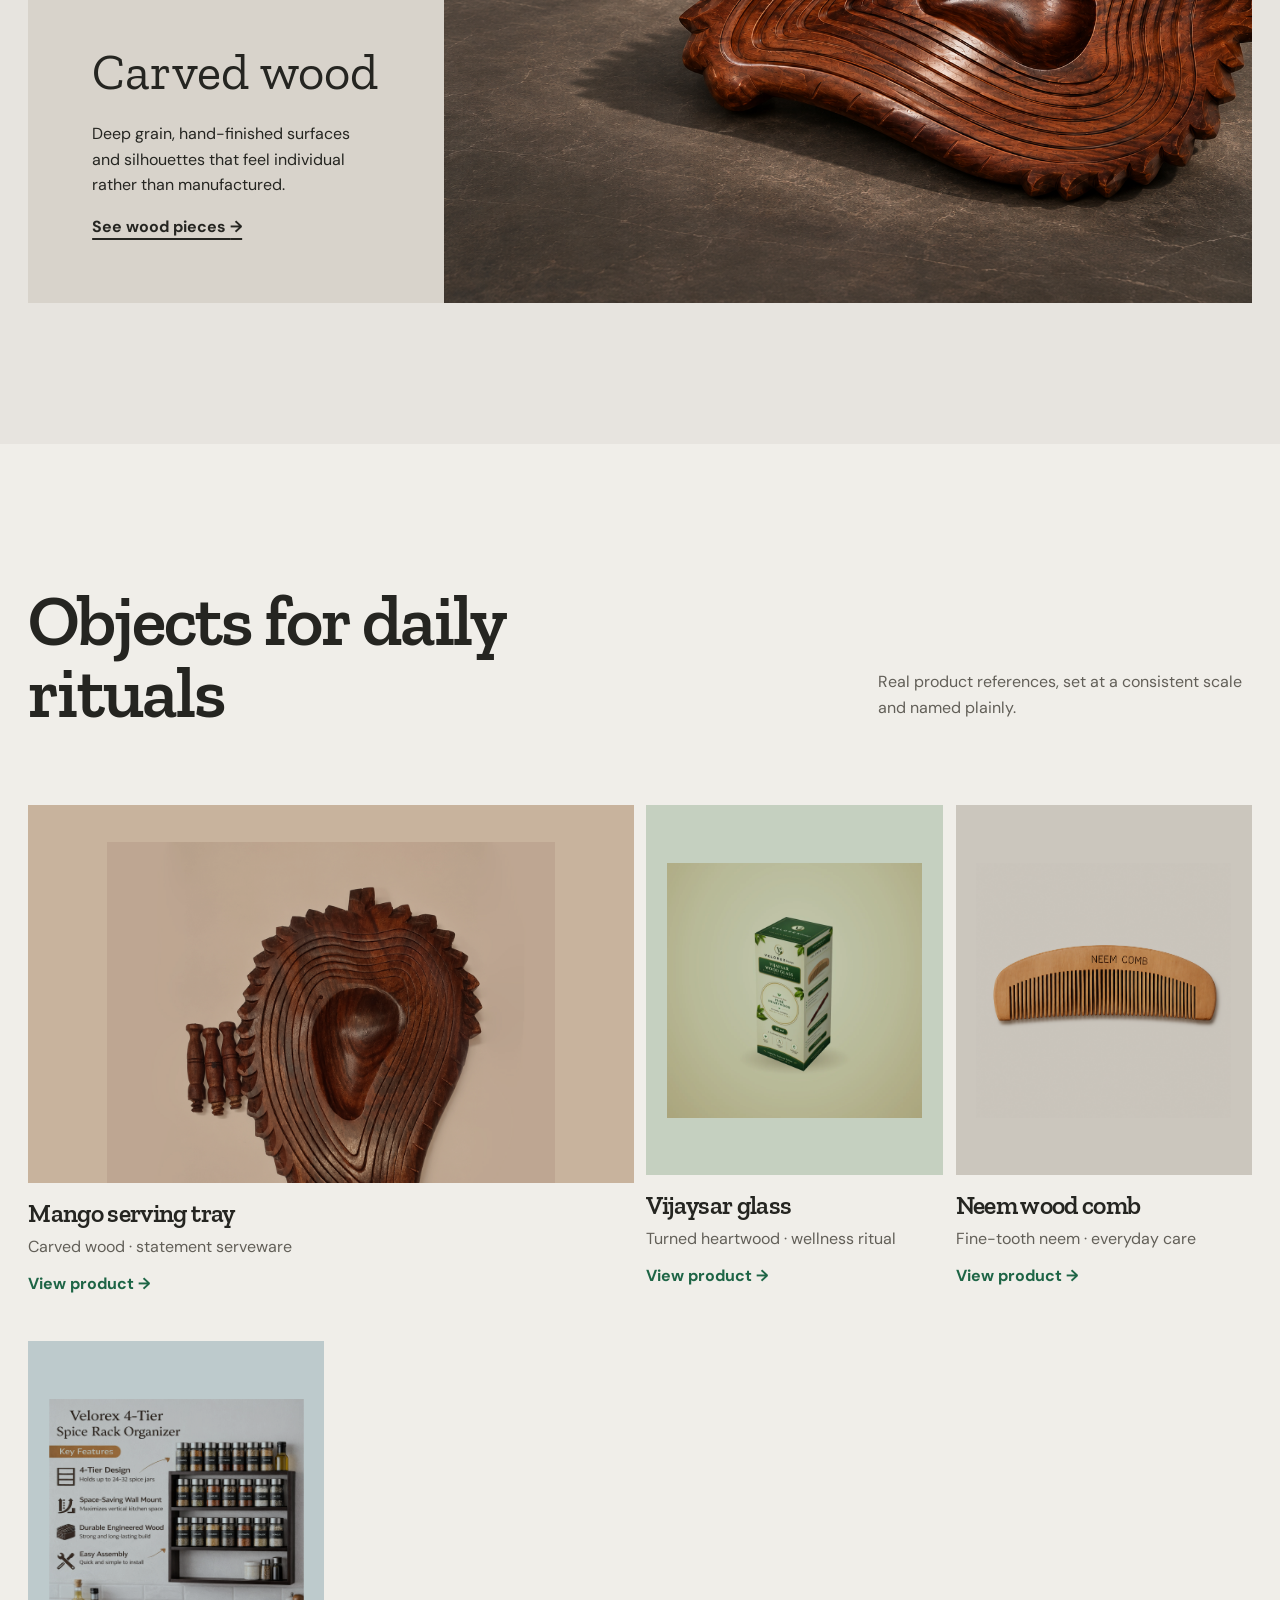
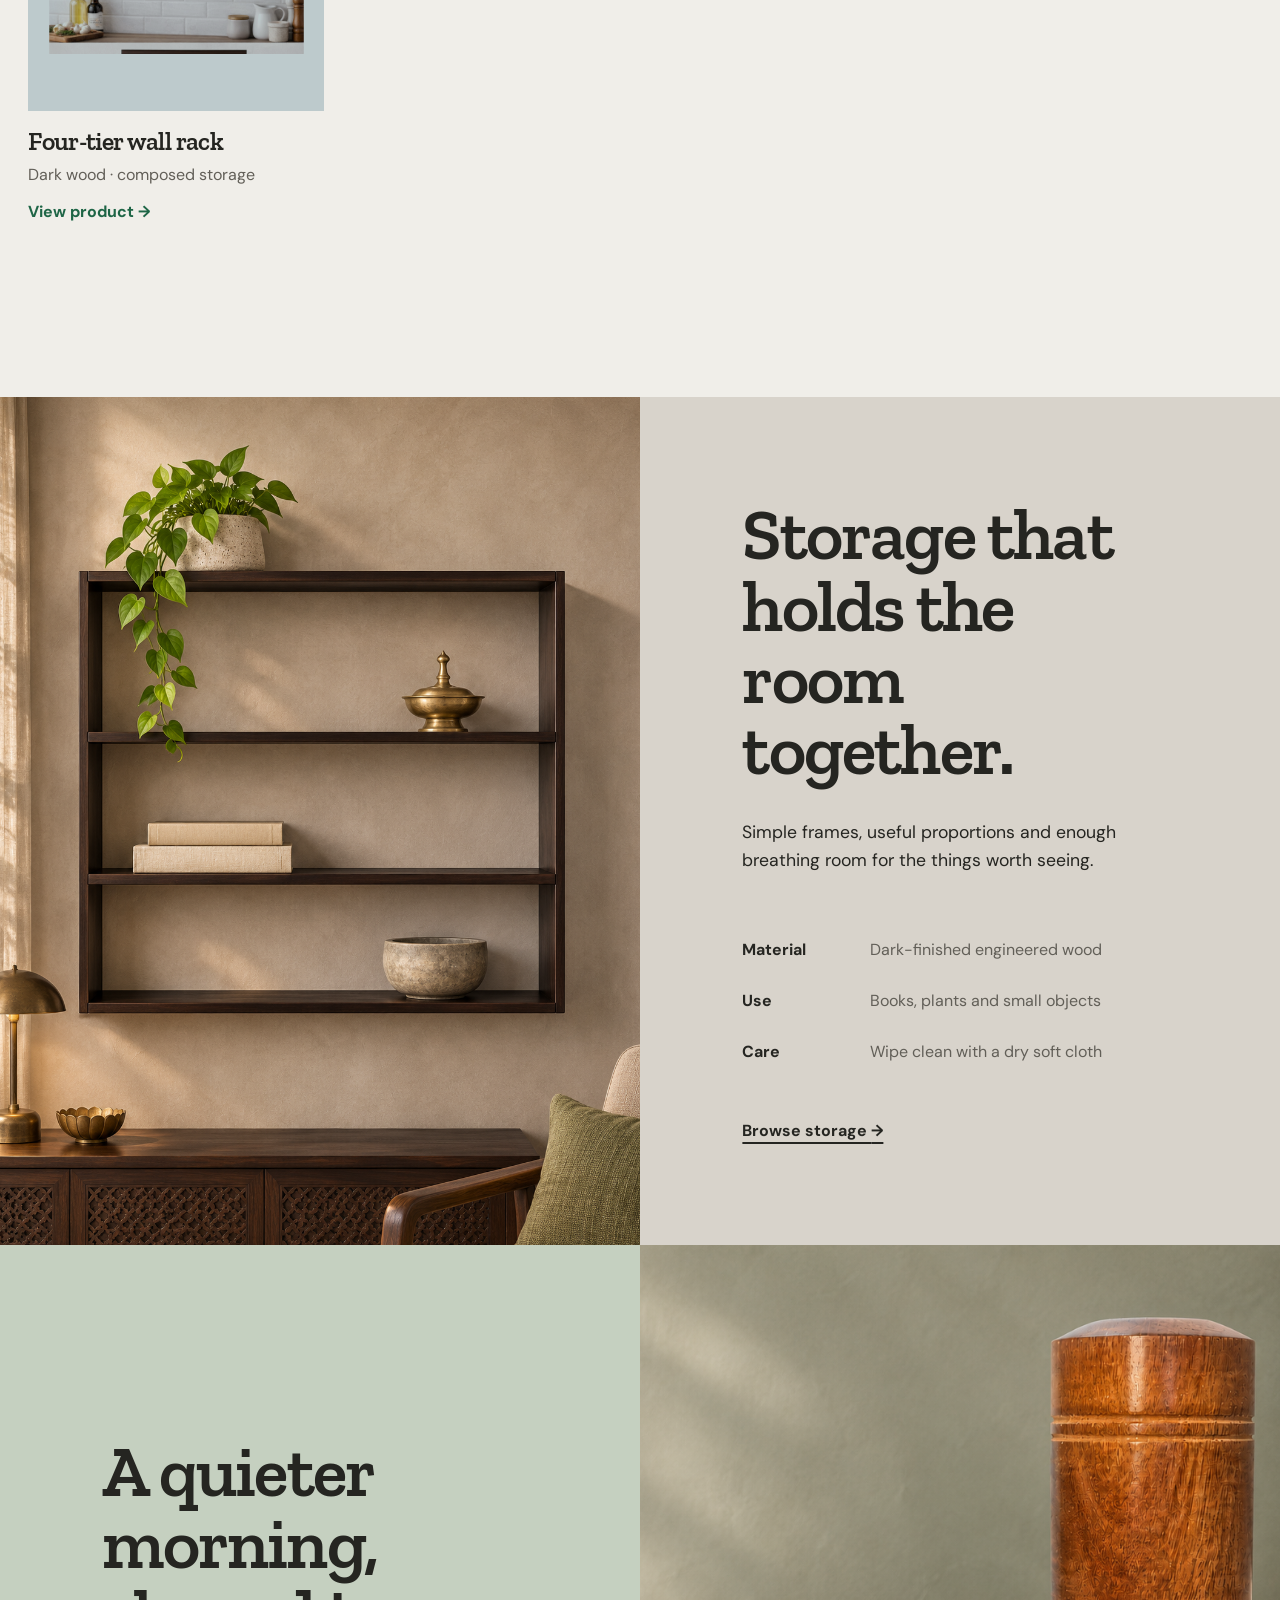
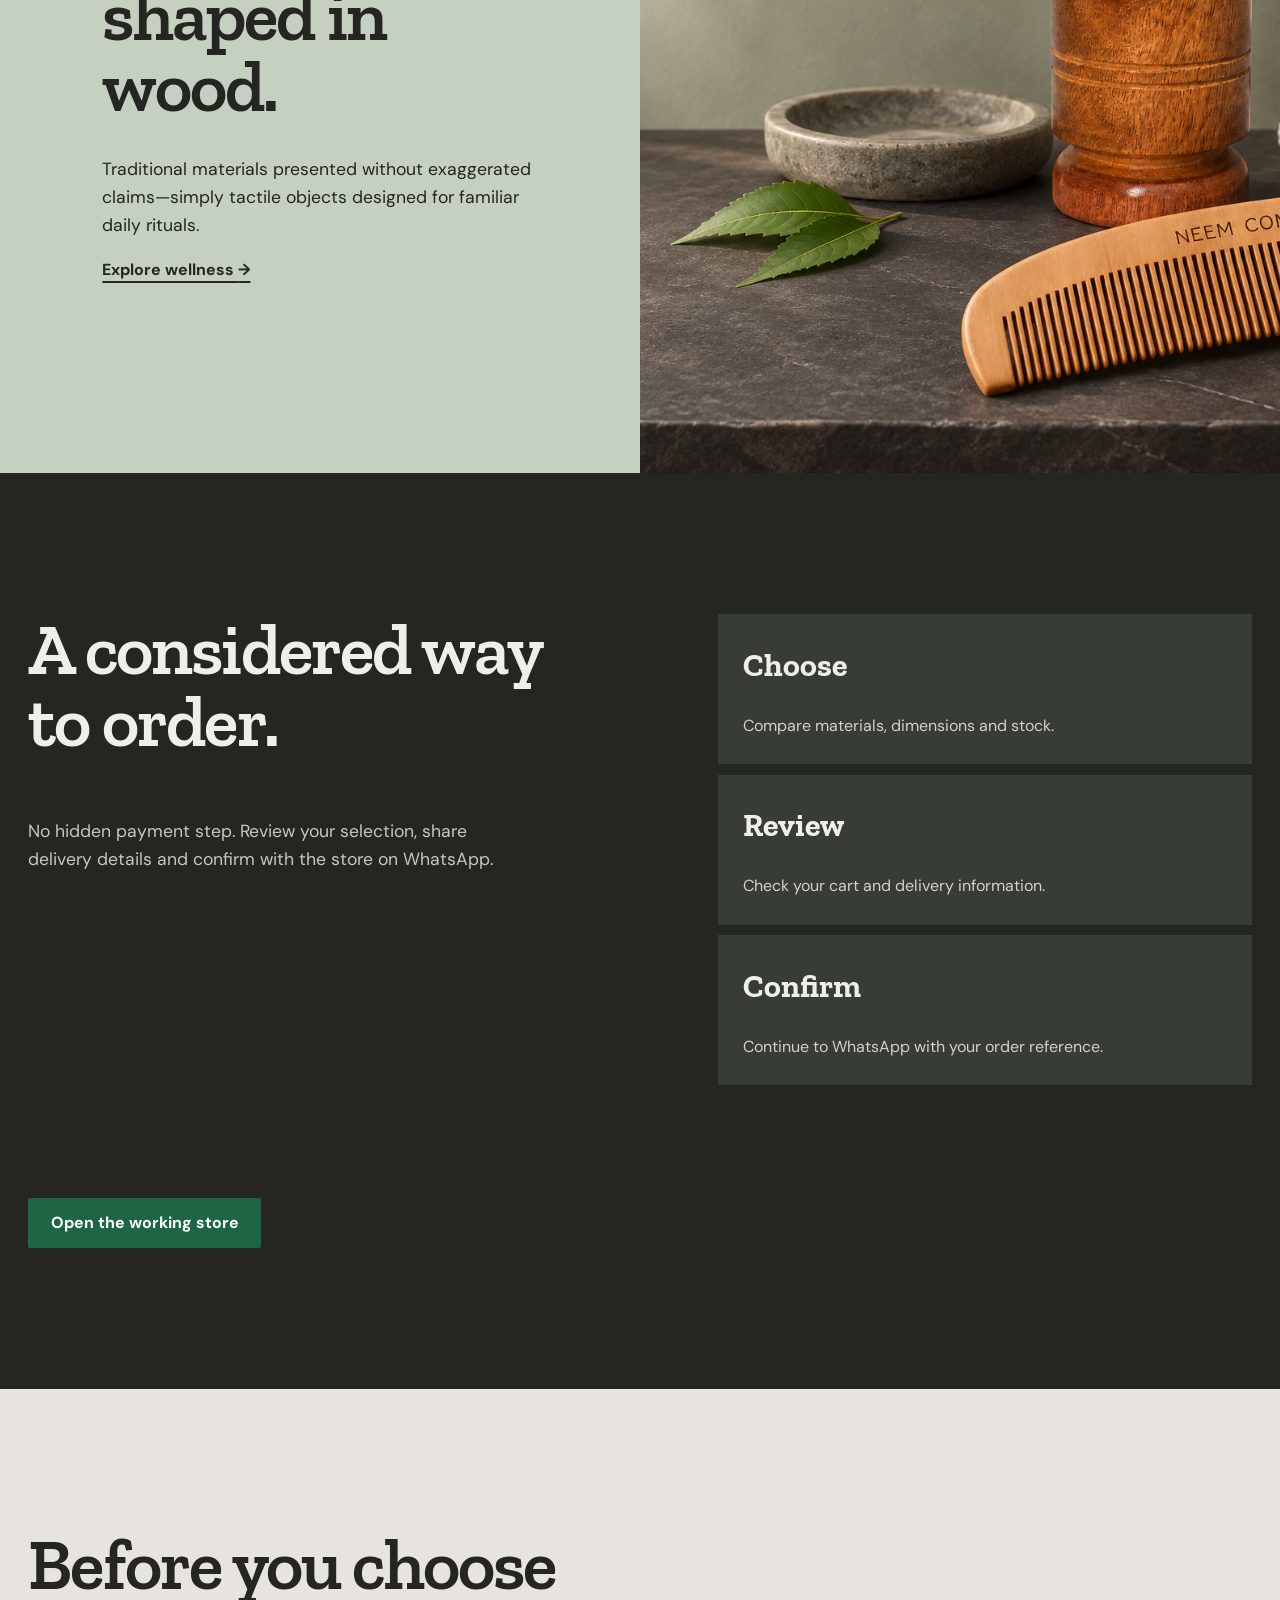
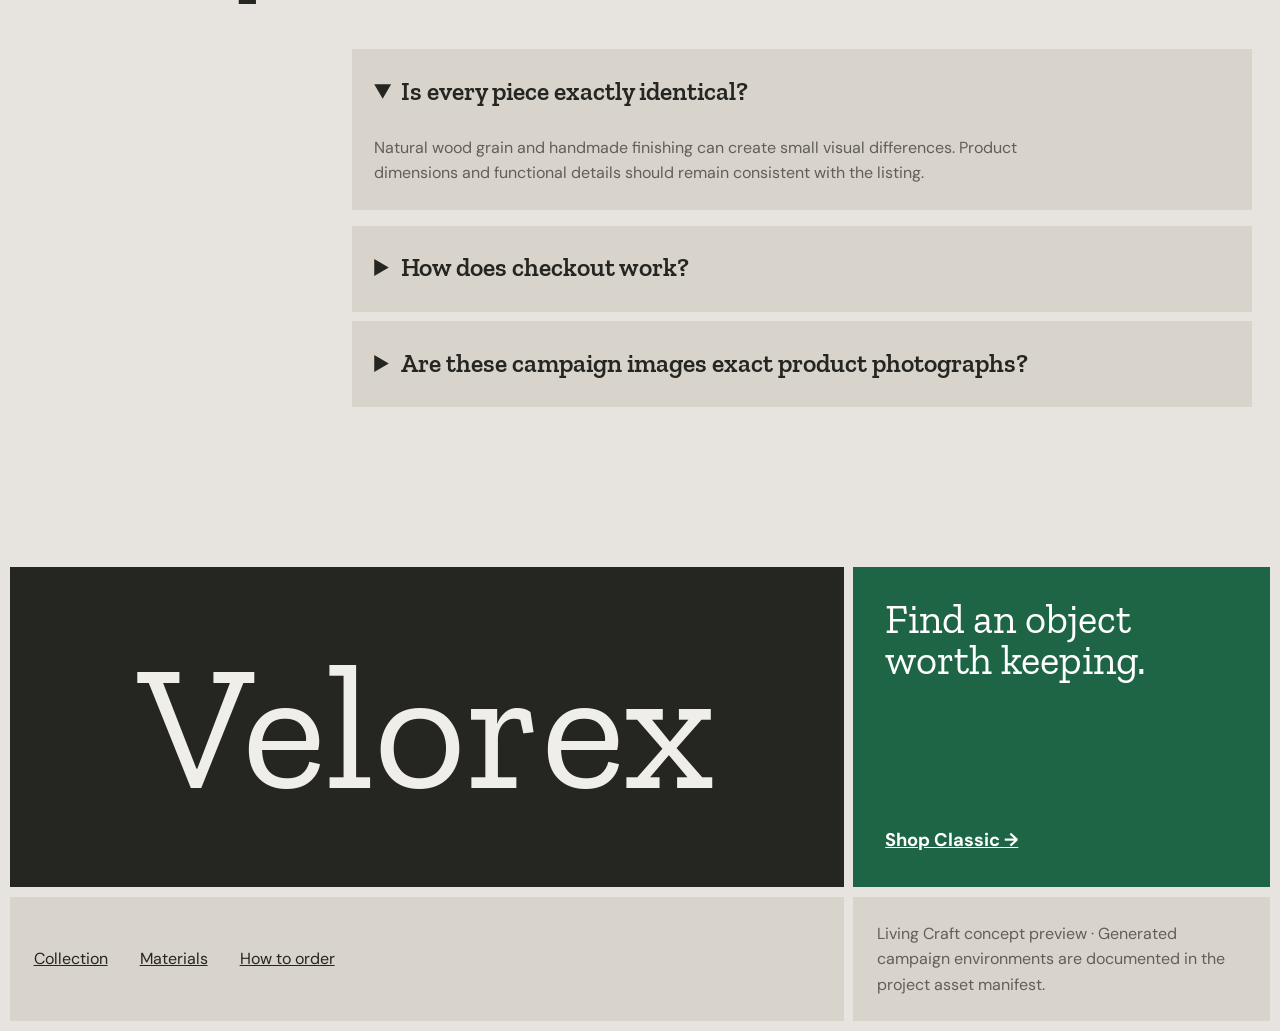
<file: living-craft-preview.html>
<!doctype html>
<html lang="en">
<head>
  <meta charset="utf-8">
  <meta name="viewport" content="width=device-width, initial-scale=1">
  <meta name="theme-color" content="#e7e4df">
  <title>Living Craft Preview | Velorex Design</title>
  <meta name="description" content="A visual preview of the Living Craft storefront direction for Velorex Design.">
  <link rel="preconnect" href="https://fonts.googleapis.com">
  <link rel="preconnect" href="https://fonts.gstatic.com" crossorigin>
  <link href="https://fonts.googleapis.com/css2?family=DM+Sans:wght@400;500;600;700&family=Zilla+Slab:wght@500;600&display=swap" rel="stylesheet">
  <link rel="stylesheet" href="css/themes/living-craft-preview.css">
</head>
<body>
  <a class="skip-link" href="#main">Skip to content</a>
  <header class="site-header">
    <a class="brand" href="#top" aria-label="Velorex Design home">Velorex</a>
    <nav aria-label="Preview navigation">
      <a href="#collection">Collection</a>
      <a href="#materials">Materials</a>
      <a href="#ordering">How to order</a>
    </nav>
    <a class="classic-link" href="index.html">View Classic <span aria-hidden="true">↗</span></a>
  </header>

  <main id="main">
    <section class="hero" id="top" aria-labelledby="hero-title">
      <div class="hero-copy reveal">
        <p class="hero-brand">Velorex Design</p>
        <h1 id="hero-title">Objects shaped to be kept.</h1>
        <p class="hero-lead">Handcrafted wood, home and wellness pieces made in India—presented with the calm and clarity each material deserves.</p>
        <a class="primary-action" href="#collection">Explore the collection</a>
      </div>
      <figure class="hero-media reveal reveal-late">
        <img src="images/themes/living-craft/hero-mango-tray-v1.png" width="1536" height="1024" alt="Carved dark wood serving tray displayed on a charcoal stone table.">
        <figcaption>Carved mango wood · serving collection</figcaption>
      </figure>
      <p class="scroll-note">Scroll to examine the collection <span aria-hidden="true">↓</span></p>
    </section>

    <section class="material-switch section-frame" id="materials" aria-labelledby="materials-title">
      <div class="section-intro reveal">
        <h2 id="materials-title">Choose a material</h2>
        <p>One collection, three distinct ways of living with natural materials.</p>
      </div>
      <div class="material-tabs reveal" role="group" aria-label="Choose featured material">
        <button class="material-tab is-active" type="button" data-material="wood" aria-pressed="true">Wood</button>
        <button class="material-tab" type="button" data-material="storage" aria-pressed="false">Storage</button>
        <button class="material-tab" type="button" data-material="wellness" aria-pressed="false">Wellness</button>
      </div>
      <div class="material-stage reveal" aria-live="polite">
        <div class="material-copy">
          <p class="material-name" id="materialName">Carved wood</p>
          <p id="materialDescription">Deep grain, hand-finished surfaces and silhouettes that feel individual rather than manufactured.</p>
          <a href="#collection" id="materialLink">See wood pieces <span aria-hidden="true">→</span></a>
        </div>
        <div class="material-picture">
          <img id="materialImage" src="images/themes/living-craft/hero-mango-tray-v1.png" width="1536" height="1024" alt="Carved dark wood serving tray on a stone table.">
        </div>
      </div>
    </section>

    <section class="collection section-frame" id="collection" aria-labelledby="collection-title">
      <div class="collection-heading reveal">
        <h2 id="collection-title">Objects for daily rituals</h2>
        <p>Real product references, set at a consistent scale and named plainly.</p>
      </div>
      <div class="specimen-grid">
        <article class="specimen specimen-wide reveal">
          <a href="index.html#product-detail?id=wd-mango-tray" aria-label="View carved mango serving tray in Classic store">
            <div class="specimen-field field-wood"><img src="images/products/mango-tray-2.jpg" width="1200" height="1200" loading="lazy" alt="Carved mango wood serving tray."></div>
            <div class="specimen-meta"><h3>Mango serving tray</h3><p>Carved wood · statement serveware</p><strong>View product <span aria-hidden="true">→</span></strong></div>
          </a>
        </article>
        <article class="specimen reveal">
          <a href="index.html#wellness" aria-label="View Vijaysar wood glass in Classic store">
            <div class="specimen-field field-wellness"><img src="images/products/vijaysar/box-front.webp" width="517" height="1200" loading="lazy" alt="Turned Vijaysar wooden glass."></div>
            <div class="specimen-meta"><h3>Vijaysar glass</h3><p>Turned heartwood · wellness ritual</p><strong>View product <span aria-hidden="true">→</span></strong></div>
          </a>
        </article>
        <article class="specimen reveal">
          <a href="index.html#wellness" aria-label="View neem wood comb in Classic store">
            <div class="specimen-field field-stone"><img src="neem-comb.png" width="1254" height="1254" loading="lazy" alt="Arched neem wood comb."></div>
            <div class="specimen-meta"><h3>Neem wood comb</h3><p>Fine-tooth neem · everyday care</p><strong>View product <span aria-hidden="true">→</span></strong></div>
          </a>
        </article>
        <article class="specimen specimen-tall reveal">
          <a href="index.html#products" aria-label="View four-tier wall rack in Classic store">
            <div class="specimen-field field-resin"><img src="images/products/rack-4tier-2.jpg" width="1200" height="1200" loading="lazy" alt="Dark wood four-tier wall rack."></div>
            <div class="specimen-meta"><h3>Four-tier wall rack</h3><p>Dark wood · composed storage</p><strong>View product <span aria-hidden="true">→</span></strong></div>
          </a>
        </article>
      </div>
    </section>

    <section class="editorial storage-feature" aria-labelledby="storage-title">
      <div class="editorial-image reveal"><img src="images/themes/living-craft/category-storage-v1.png" width="1122" height="1402" loading="lazy" alt="Four-tier dark wood wall rack styled with books, plants and small decor."></div>
      <div class="editorial-copy reveal">
        <h2 id="storage-title">Storage that holds the room together.</h2>
        <p>Simple frames, useful proportions and enough breathing room for the things worth seeing.</p>
        <dl>
          <div><dt>Material</dt><dd>Dark-finished engineered wood</dd></div>
          <div><dt>Use</dt><dd>Books, plants and small objects</dd></div>
          <div><dt>Care</dt><dd>Wipe clean with a dry soft cloth</dd></div>
        </dl>
        <a class="text-action" href="index.html#products">Browse storage <span aria-hidden="true">→</span></a>
      </div>
    </section>

    <section class="editorial wellness-feature" aria-labelledby="wellness-title">
      <div class="editorial-copy reveal">
        <h2 id="wellness-title">A quieter morning, shaped in wood.</h2>
        <p>Traditional materials presented without exaggerated claims—simply tactile objects designed for familiar daily rituals.</p>
        <a class="text-action" href="index.html#wellness">Explore wellness <span aria-hidden="true">→</span></a>
      </div>
      <div class="editorial-image reveal"><img src="images/themes/living-craft/category-wellness-v1.png" width="1536" height="1024" loading="lazy" alt="Vijaysar wooden glass and neem wood comb arranged on a dark stone surface."></div>
    </section>

    <section class="ordering section-frame" id="ordering" aria-labelledby="ordering-title">
      <div class="ordering-title reveal"><h2 id="ordering-title">A considered way to order.</h2><p>No hidden payment step. Review your selection, share delivery details and confirm with the store on WhatsApp.</p></div>
      <ol class="order-steps">
        <li class="reveal"><strong>Choose</strong><span>Compare materials, dimensions and stock.</span></li>
        <li class="reveal"><strong>Review</strong><span>Check your cart and delivery information.</span></li>
        <li class="reveal"><strong>Confirm</strong><span>Continue to WhatsApp with your order reference.</span></li>
      </ol>
      <a class="primary-action reveal" href="index.html#products">Open the working store</a>
    </section>

    <section class="faq section-frame" aria-labelledby="faq-title">
      <h2 id="faq-title" class="reveal">Before you choose</h2>
      <div class="faq-list">
        <details class="reveal" open><summary>Is every piece exactly identical?</summary><p>Natural wood grain and handmade finishing can create small visual differences. Product dimensions and functional details should remain consistent with the listing.</p></details>
        <details class="reveal"><summary>How does checkout work?</summary><p>The current store records your order request and then opens WhatsApp so availability, customization and payment can be confirmed directly.</p></details>
        <details class="reveal"><summary>Are these campaign images exact product photographs?</summary><p>The editorial environments are AI-composited from Velorex product references. Original product photographs remain available in the working store for factual inspection.</p></details>
      </div>
    </section>
  </main>

  <footer class="site-footer">
    <div class="footer-mark">Velorex</div>
    <div class="footer-invite"><p>Find an object worth keeping.</p><a href="index.html#products">Shop Classic <span aria-hidden="true">→</span></a></div>
    <div class="footer-links"><a href="#collection">Collection</a><a href="#materials">Materials</a><a href="#ordering">How to order</a></div>
    <p class="footer-note">Living Craft concept preview · Generated campaign environments are documented in the project asset manifest.</p>
  </footer>

  <script>
    (() => {
      const choices = {
        wood: { name: 'Carved wood', description: 'Deep grain, hand-finished surfaces and silhouettes that feel individual rather than manufactured.', link: 'See wood pieces', image: 'images/themes/living-craft/hero-mango-tray-v1.png', alt: 'Carved dark wood serving tray on a stone table.' },
        storage: { name: 'Considered storage', description: 'Quiet structures that hold useful objects without making the room feel busy.', link: 'See storage pieces', image: 'images/themes/living-craft/category-storage-v1.png', alt: 'Four-tier dark wood wall rack in a refined interior.' },
        wellness: { name: 'Daily wellness', description: 'Traditional wood objects for familiar routines, presented naturally and without exaggerated claims.', link: 'See wellness pieces', image: 'images/themes/living-craft/category-wellness-v1.png', alt: 'Vijaysar wooden glass and neem wood comb on stone.' }
      };
      const tabs = document.querySelectorAll('.material-tab');
      const image = document.getElementById('materialImage');
      const name = document.getElementById('materialName');
      const description = document.getElementById('materialDescription');
      const link = document.getElementById('materialLink');
      tabs.forEach((tab) => tab.addEventListener('click', () => {
        const item = choices[tab.dataset.material];
        tabs.forEach((button) => { button.classList.remove('is-active'); button.setAttribute('aria-pressed', 'false'); });
        tab.classList.add('is-active'); tab.setAttribute('aria-pressed', 'true');
        image.classList.add('is-changing');
        window.setTimeout(() => { image.src = item.image; image.alt = item.alt; name.textContent = item.name; description.textContent = item.description; link.firstChild.textContent = item.link + ' '; image.classList.remove('is-changing'); }, 180);
      }));
      if (!window.matchMedia('(prefers-reduced-motion: reduce)').matches && 'IntersectionObserver' in window) {
        const observer = new IntersectionObserver((entries) => entries.forEach((entry) => { if (entry.isIntersecting) { entry.target.classList.add('is-visible'); observer.unobserve(entry.target); } }), { threshold: 0.12 });
        document.querySelectorAll('.reveal').forEach((element) => observer.observe(element));
      } else {
        document.querySelectorAll('.reveal').forEach((element) => element.classList.add('is-visible'));
      }
    })();
  </script>
</body>
</html>
</file>
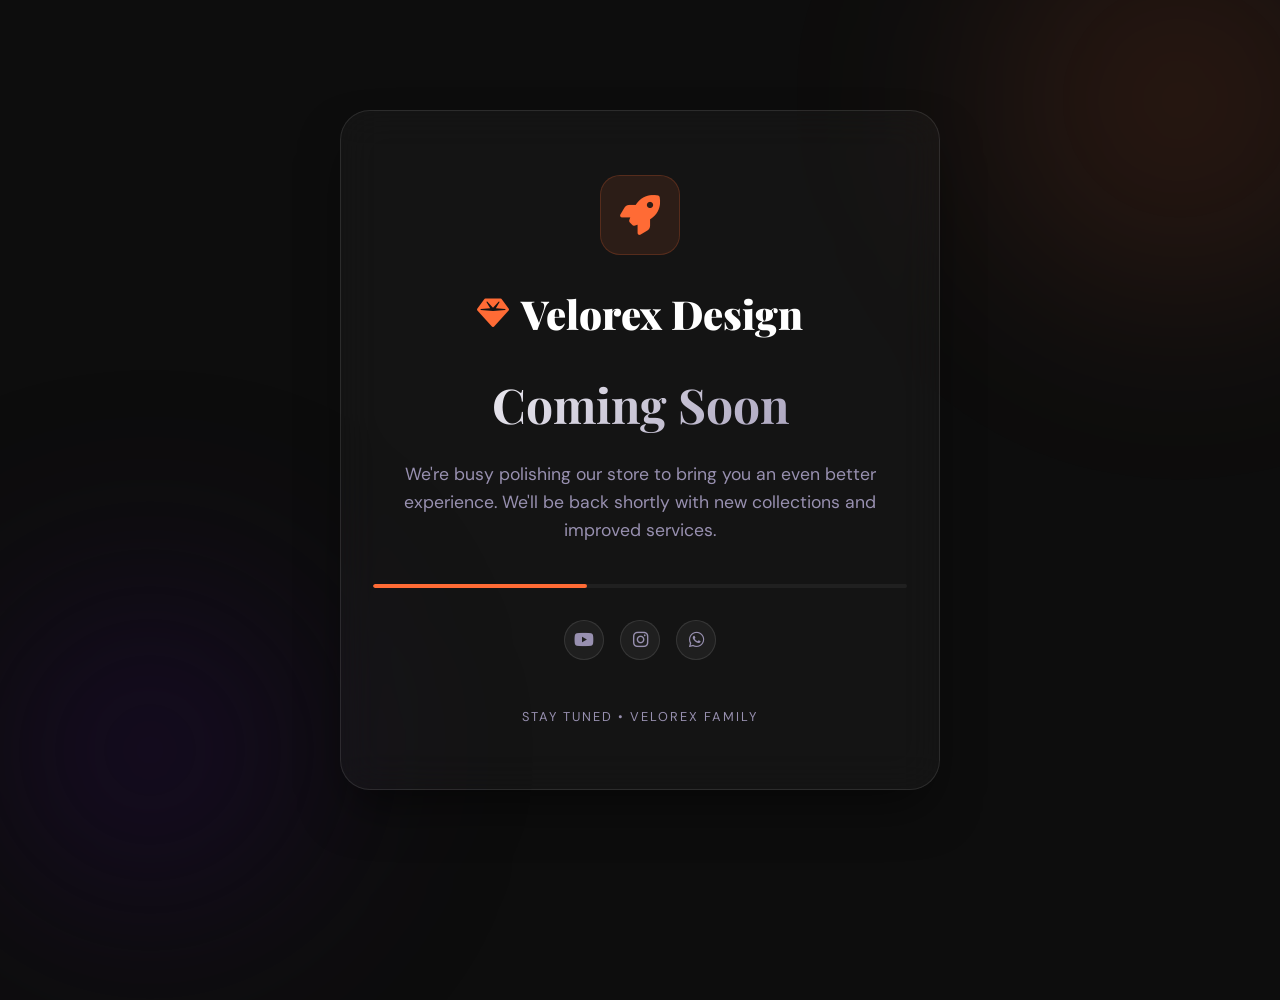
<file: maintenance.html>
<!DOCTYPE html>
<html lang="en">

<head>
    <meta charset="UTF-8">
    <meta name="viewport" content="width=device-width, initial-scale=1.0">
    <title>Under Maintenance — Velorex</title>
    <link rel="stylesheet" href="https://cdnjs.cloudflare.com/ajax/libs/font-awesome/6.5.1/css/all.min.css">
    <link
        href="https://fonts.googleapis.com/css2?family=Playfair+Display:wght@700;900&family=DM+Sans:wght@400;500&display=swap"
        rel="stylesheet">
    <style>
        :root {
            --primary: #1a0a2e;
            --secondary: #ff6b35;
            --accent: #ffd700;
            --bg: #0d0d0d;
            --text: #f0eaf8;
            --text-muted: #9890b0;
            --glass: rgba(255, 255, 255, 0.03);
            --border: rgba(255, 255, 255, 0.1);
        }

        * {
            box-sizing: border-box;
            margin: 0;
            padding: 0;
        }

        body {
            background-color: var(--bg);
            color: var(--text);
            font-family: 'DM Sans', sans-serif;
            display: flex;
            align-items: center;
            justify-content: center;
            min-height: 100vh;
            overflow: hidden;
            position: relative;
        }

        /* Animated Background Particles */
        .bg-glow {
            position: absolute;
            width: 600px;
            height: 600px;
            background: radial-gradient(circle, rgba(255, 107, 53, 0.15) 0%, transparent 70%);
            top: -200px;
            right: -200px;
            z-index: 0;
            filter: blur(80px);
            animation: pulse 10s infinite alternate;
        }

        .bg-glow-2 {
            position: absolute;
            width: 500px;
            height: 500px;
            background: radial-gradient(circle, rgba(26, 10, 46, 0.8) 0%, transparent 70%);
            bottom: -100px;
            left: -100px;
            z-index: 0;
            filter: blur(80px);
            animation: pulse 8s infinite alternate-reverse;
        }

        @keyframes pulse {
            from {
                transform: scale(1);
                opacity: 0.5;
            }

            to {
                transform: scale(1.2);
                opacity: 0.8;
            }
        }

        .maintenance-container {
            max-width: 600px;
            width: 90%;
            text-align: center;
            padding: 4rem 2rem;
            background: var(--glass);
            backdrop-filter: blur(20px);
            border: 1px solid var(--border);
            border-radius: 30px;
            z-index: 10;
            box-shadow: 0 25px 50px -12px rgba(0, 0, 0, 0.5);
            animation: slideUp 1s ease-out;
        }

        @keyframes slideUp {
            from {
                opacity: 0;
                transform: translateY(30px);
            }

            to {
                opacity: 1;
                transform: translateY(0);
            }
        }

        .logo {
            font-family: 'Playfair Display', serif;
            font-size: 2.5rem;
            font-weight: 900;
            margin-bottom: 2rem;
            color: #fff;
            display: flex;
            align-items: center;
            justify-content: center;
            gap: 12px;
        }

        .logo i {
            color: var(--secondary);
            font-size: 2rem;
        }

        h1 {
            font-family: 'Playfair Display', serif;
            font-size: 3rem;
            margin-bottom: 1.5rem;
            background: linear-gradient(135deg, #fff 0%, var(--text-muted) 100%);
            -webkit-background-clip: text;
            -webkit-text-fill-color: transparent;
        }

        p {
            font-size: 1.1rem;
            color: var(--text-muted);
            line-height: 1.6;
            margin-bottom: 2.5rem;
        }

        .icon-box {
            width: 80px;
            height: 80px;
            background: rgba(255, 107, 53, 0.1);
            border-radius: 20px;
            display: flex;
            align-items: center;
            justify-content: center;
            margin: 0 auto 2rem;
            color: var(--secondary);
            font-size: 2.5rem;
            border: 1px solid rgba(255, 107, 53, 0.2);
        }

        /* Social Icons */
        .social-links {
            display: flex;
            justify-content: center;
            gap: 1rem;
            margin-top: 2rem;
        }

        .social-icon {
            width: 40px;
            height: 40px;
            display: flex;
            align-items: center;
            justify-content: center;
            background: rgba(255, 255, 255, 0.05);
            border: 1px solid var(--border);
            border-radius: 50%;
            color: var(--text-muted);
            font-size: 1.1rem;
            transition: all 0.3s ease;
            text-decoration: none;
        }

        .social-icon:hover {
            background: var(--secondary);
            color: white;
            border-color: var(--secondary);
            transform: translateY(-3px);
            box-shadow: 0 5px 15px rgba(255, 107, 53, 0.3);
        }

        /* Toast Styles */
        .toast-container {
            position: fixed;
            top: 50%;
            left: 50%;
            transform: translate(-50%, -50%);
            z-index: 9999;
            display: flex;
            flex-direction: column;
            gap: 10px;
            pointer-events: none;
        }

        .toast {
            background: rgba(26, 10, 46, 0.95);
            border: 1px solid var(--secondary);
            padding: 1.5rem 2.5rem;
            border-radius: 20px;
            box-shadow: 0 20px 50px rgba(0, 0, 0, 0.8);
            color: var(--text);
            animation: centerPop 0.4s cubic-bezier(0.175, 0.885, 0.32, 1.275);
            backdrop-filter: blur(20px);
            min-width: 300px;
            text-align: center;
            pointer-events: auto;
        }

        @keyframes centerPop {
            from {
                transform: scale(0.8);
                opacity: 0;
            }

            to {
                transform: scale(1);
                opacity: 1;
            }
        }

        .footer-text {
            margin-top: 3rem;
            font-size: 0.8rem;
            color: var(--text-muted);
            text-transform: uppercase;
            letter-spacing: 2px;
        }

        .progress-bar {
            width: 100%;
            height: 4px;
            background: rgba(255, 255, 255, 0.05);
            border-radius: 2px;
            margin-bottom: 2rem;
            overflow: hidden;
            position: relative;
        }

        .progress-fill {
            position: absolute;
            top: 0;
            left: 0;
            height: 100%;
            width: 40%;
            background: var(--secondary);
            border-radius: 2px;
            animation: progressMove 3s infinite ease-in-out;
        }

        @keyframes progressMove {
            0% {
                left: -40%;
            }

            50% {
                left: 40%;
            }

            100% {
                left: 100%;
            }
        }
    </style>
</head>

<body>
    <div class="bg-glow"></div>
    <div class="bg-glow-2"></div>

    <div class="maintenance-container">
        <div class="icon-box">
            <i class="fas fa-rocket"></i>
        </div>

        <div class="logo">
            <i class="fas fa-gem"></i> Velorex Design
        </div>

        <h1>Coming Soon</h1>
        <p>We're busy polishing our store to bring you an even better experience. We'll be back shortly with new
            collections and improved services.</p>

        <div class="progress-bar">
            <div class="progress-fill"></div>
        </div>

        <div class="social-links">
            <a href="#" class="social-icon"><i class="fab fa-youtube"></i></a>
            <a href="#" class="social-icon"><i class="fab fa-instagram"></i></a>
            <a href="#" class="social-icon"><i class="fab fa-whatsapp"></i></a>
        </div>

        <div class="footer-text">
            Stay Tuned • Velorex Family
        </div>
    </div>
    <div id="toastContainer" class="toast-container"></div>

    <script>
        const app = {
            showToast(msg, type = 'info') {
                const container = document.getElementById('toastContainer');
                const toast = document.createElement('div');
                toast.className = 'toast';
                toast.innerHTML = `<i class="fas ${type === 'success' ? 'fa-check-circle' : 'fa-info-circle'}" style="color:var(--secondary); margin-right: 10px;"></i> ${msg}`;
                container.appendChild(toast);
                setTimeout(() => {
                    toast.style.transition = 'opacity 0.3s ease';
                    toast.style.opacity = '0';
                    setTimeout(() => toast.remove(), 300);
                }, 3000);
            }
        };
    </script>
</body>

</html>
</file>
<file: css/index.css>
/* =============================================
   VELOREX DESIGN — Storefront Styles
   ============================================= */
:root {
  --primary: #1a0a2e;
  --secondary: #ff6b35;
  --accent: #ffd700;
  --bg: #0d0d0d;
  --surface: #1a1a2e;
  --surface2: #16213e;
  --card-bg: rgba(30, 30, 58, 0.7);
  --text: #f0eaf8;
  --text-muted: #9890b0;
  --border: #2e2e5e;
  --success: #00d4aa;
  --danger: #ff4757;
  --gold-gradient: linear-gradient(135deg, #ffd700, #ff8c00);
  --orange-gradient: linear-gradient(135deg, #ff6b35, #ff3a00);
  --glass: rgba(26, 10, 46, 0.85);
  --font-display: 'Playfair Display', serif;
  --font-body: 'DM Sans', sans-serif;
  --radius: 12px;
  --radius-lg: 20px;
  --transition: all 0.3s cubic-bezier(0.4, 0, 0.2, 1);
}

* {
  box-sizing: border-box;
  margin: 0;
  padding: 0;
}

body {
  background: var(--bg);
  color: var(--text);
  font-family: var(--font-body);
  line-height: 1.6;
  min-height: 100vh;
  overflow-x: hidden;
  padding-top: 80px;
}

a {
  color: inherit;
  text-decoration: none;
}

ul {
  list-style: none;
}

img {
  max-width: 100%;
  display: block;
  border-radius: var(--radius);
}

button,
input,
select,
textarea {
  font-family: inherit;
  border: none;
  outline: none;
}

button {
  cursor: pointer;
  background: none;
}

/* Typography */
h1,
h2,
h3 {
  font-family: var(--font-display);
  line-height: 1.2;
}

.text-gradient {
  background: var(--orange-gradient);
  -webkit-background-clip: text;
  -webkit-text-fill-color: transparent;
}

.text-gold {
  background: var(--gold-gradient);
  -webkit-background-clip: text;
  -webkit-text-fill-color: transparent;
}

/* Container */
.container {
  max-width: 1280px;
  margin: 0 auto;
  padding: 0 2rem;
}

/* Buttons */
.btn {
  display: inline-flex;
  align-items: center;
  justify-content: center;
  gap: 0.5rem;
  padding: 0.8rem 1.8rem;
  border-radius: var(--radius);
  font-weight: 600;
  transition: var(--transition);
  position: relative;
  overflow: hidden;
}

.btn-primary {
  background: var(--orange-gradient);
  color: white;
  box-shadow: 0 4px 15px rgba(255, 107, 53, 0.3);
}

.btn-primary:hover {
  transform: translateY(-2px);
  box-shadow: 0 8px 25px rgba(255, 107, 53, 0.5);
}

.btn-secondary {
  background: rgba(255, 255, 255, 0.05);
  color: var(--text);
  border: 1px solid var(--border);
}

.btn-secondary:hover {
  background: rgba(255, 255, 255, 0.1);
  border-color: var(--secondary);
  color: var(--secondary);
}

.btn-block {
  width: 100%;
}

/* Navbar */
.navbar {
  position: fixed;
  top: 0;
  left: 0;
  right: 0;
  height: 80px;
  background: var(--glass);
  backdrop-filter: blur(20px);
  z-index: 1000;
  display: flex;
  align-items: center;
}

.navbar::after {
  content: '';
  position: absolute;
  bottom: 0;
  left: 0;
  width: 100%;
  height: 2px;
  background: linear-gradient(90deg, transparent, var(--secondary), var(--accent), var(--secondary), transparent);
  background-size: 200% 100%;
  animation: navbar-line-move 4s linear infinite;
}

@keyframes navbar-line-move {
  0% {
    background-position: 200% 0;
  }
  100% {
    background-position: -200% 0;
  }
}

.nav-container {
  display: flex;
  align-items: center;
  justify-content: space-between;
  width: 100%;
}

.nav-brand {
  font-family: var(--font-display);
  font-size: 1.8rem;
  font-weight: 900;
  display: flex;
  align-items: center;
  gap: 10px;
}

.nav-brand i {
  color: var(--secondary);
}

/* Keep the wordmark on one line — it wrapped over the hero on small phones */
.nav-brand span {
  white-space: nowrap;
}

@media (max-width: 480px) {
  .nav-brand { font-size: 1.35rem; }
  .design-toggle { width: 44px; padding: 0; justify-content: center; }
  .design-toggle span { position: absolute; width: 1px; height: 1px; overflow: hidden; clip-path: inset(50%); }
}

.nav-links {
  display: flex;
  gap: 2rem;
  align-items: center;
}

.nav-link {
  color: var(--text-muted);
  font-weight: 500;
  transition: var(--transition);
  padding: 0.5rem;
  position: relative;
}

.nav-link:hover,
.nav-link.active {
  color: var(--text);
}

.nav-link.active::after {
  content: '';
  position: absolute;
  bottom: 0;
  left: 0;
  width: 100%;
  height: 2px;
  background: var(--secondary);
  border-radius: 2px;
}

/* Highlighted wellness pill in the navbar */
.nav-link.nav-wellness {
  display: inline-flex;
  align-items: center;
  gap: 0.45rem;
  padding: 0.45rem 1rem;
  border-radius: 999px;
  color: #04231d;
  font-weight: 700;
  background: linear-gradient(135deg, #00d4aa, #18b07f);
  box-shadow: 0 4px 14px rgba(0, 212, 170, 0.35);
}

.nav-link.nav-wellness:hover,
.nav-link.nav-wellness.active {
  color: #04231d;
  transform: translateY(-1px);
  box-shadow: 0 6px 18px rgba(0, 212, 170, 0.5);
}

/* No underline indicator on the pill */
.nav-link.nav-wellness.active::after {
  display: none;
}

.nav-dropdown {
  position: relative;
}

.dropdown-menu {
  position: absolute;
  top: calc(100% - 10px);
  left: 0;
  background: var(--surface);
  border: 1px solid var(--border);
  border-radius: var(--radius);
  padding: 0.5rem;
  min-width: 220px;
  opacity: 0;
  visibility: hidden;
  transform: translateY(10px);
  transition: var(--transition);
  box-shadow: 0 15px 40px rgba(0, 0, 0, 0.4);
  z-index: 1000;
}

.dropdown-menu.dropdown-right {
  left: auto;
  right: 0;
}

.nav-dropdown:hover .dropdown-menu {
  opacity: 1;
  visibility: visible;
  transform: translateY(10px);
}

.dropdown-item {
  display: flex;
  align-items: center;
  gap: 0.8rem;
  padding: 0.8rem 1rem;
  color: var(--text-muted);
  transition: var(--transition);
  border-radius: 8px;
}

.dropdown-item:hover {
  background: rgba(255, 107, 53, 0.1);
  color: var(--secondary);
}

.nav-actions {
  display: flex;
  gap: 1rem;
  align-items: center;
}

.design-toggle {
  min-height: 44px;
  display: inline-flex;
  align-items: center;
  gap: 0.45rem;
  padding: 0.45rem 0.75rem;
  border: 1px solid var(--border);
  border-radius: var(--radius);
  color: var(--text);
  background: var(--surface2);
  font-size: 0.82rem;
  font-weight: 700;
  white-space: nowrap;
  transition: var(--transition);
}

.design-toggle:hover {
  border-color: var(--secondary);
  color: var(--secondary);
}

.design-toggle[aria-pressed="true"] {
  background: var(--secondary);
  border-color: var(--secondary);
  color: var(--bg);
}

.cart-icon {
  position: relative;
  font-size: 1.2rem;
  cursor: pointer;
  color: var(--text);
}

.cart-badge {
  position: absolute;
  top: -8px;
  right: -8px;
  background: var(--secondary);
  color: white;
  font-size: 0.7rem;
  font-weight: bold;
  width: 18px;
  height: 18px;
  border-radius: 50%;
  display: flex;
  align-items: center;
  justify-content: center;
}

.menu-toggle {
  display: none;
  font-size: 1.5rem;
  color: var(--text);
  cursor: pointer;
}

/* View Container */
.view {
  display: none;
  animation: fadeIn 0.4s ease forwards;
}

.view.active {
  display: block;
}

@keyframes fadeIn {
  from {
    opacity: 0;
    transform: translateY(10px);
  }
  to {
    opacity: 1;
    transform: translateY(0);
  }
}

/* Sections */
.section {
  padding: 5rem 0;
}

.section-header {
  text-align: center;
  margin-bottom: 4rem;
}

.section-title {
  font-size: 2.5rem;
  margin-bottom: 1rem;
}

.section-subtitle {
  color: var(--text-muted);
  font-size: 1.1rem;
}

/* Hero */
.hero {
  height: 100vh;
  margin-top: -80px;
  display: flex;
  align-items: center;
  position: relative;
  overflow: hidden;
  width: 100%;
}

.hero-bg {
  position: absolute;
  inset: 0;
  z-index: -1;
  background: var(--bg);
  overflow: hidden;
}

/* Carousel slides injected by JS */
.hero-slide {
  position: absolute;
  inset: 0;
  background-size: cover;
  background-position: center;
  opacity: 0;
  transform: scale(1.05);
  transition: opacity 1s ease, transform 6s ease;
}

.hero-slide.active {
  opacity: 1;
  transform: scale(1);
}

/* Readability overlay sits above the slides */
.hero-overlay {
  position: absolute;
  inset: 0;
  z-index: 1;
  background: linear-gradient(to right, rgba(15, 23, 42, 0.92), rgba(15, 23, 42, 0.45));
}

/* Fallback background before slides load / if images are missing */
.hero-bg:not(:has(.hero-slide)) {
  background: linear-gradient(to right, rgba(15, 23, 42, 0.9), rgba(15, 23, 42, 0.4)), url('../images/hero.webp');
  background-size: cover;
  background-position: center;
}

.hero-arrow {
  position: absolute;
  top: 50%;
  transform: translateY(-50%);
  z-index: 3;
  width: 46px;
  height: 46px;
  border: 1px solid rgba(255, 255, 255, 0.25);
  border-radius: 50%;
  background: rgba(15, 23, 42, 0.45);
  color: #fff;
  font-size: 1rem;
  cursor: pointer;
  display: flex;
  align-items: center;
  justify-content: center;
  backdrop-filter: blur(4px);
  transition: var(--transition);
}

.hero-arrow:hover {
  background: var(--orange-gradient);
  border-color: transparent;
}

.hero-arrow-prev { left: 1.5rem; }
.hero-arrow-next { right: 1.5rem; }

.hero-dots {
  position: absolute;
  bottom: 2rem;
  left: 50%;
  transform: translateX(-50%);
  z-index: 3;
  display: flex;
  gap: 0.6rem;
}

.hero-dot {
  width: 11px;
  height: 11px;
  padding: 0;
  border: none;
  border-radius: 50%;
  background: rgba(255, 255, 255, 0.4);
  cursor: pointer;
  transition: var(--transition);
}

.hero-dot.active {
  width: 28px;
  border-radius: 6px;
  background: var(--orange-gradient);
}

@media (max-width: 768px) {
  .hero-arrow { display: none; }
}

.hero-content {
  max-width: 650px;
}

.hero-title {
  font-size: clamp(3rem, 5vw, 5rem);
  margin-bottom: 1.5rem;
}

.hero-desc {
  font-size: 1.2rem;
  color: var(--text-muted);
  margin-bottom: 2rem;
}

.hero-buttons {
  display: flex;
  gap: 1rem;
}

/* =============================================
   HERO PRODUCT SHOWCASE (rotating catalog hero)
   ============================================= */
.hero-inner {
  display: grid;
  grid-template-columns: minmax(0, 1.05fr) minmax(0, 0.95fr);
  align-items: center;
  gap: 3.5rem;
  width: 100%;
}

.hero--product .hero-content {
  max-width: 620px;
}

/* Product photo as an out-of-focus backdrop, so the copy stays readable */
.hero-slide--product {
  filter: blur(26px) saturate(1.2) brightness(0.55);
  transform: scale(1.18);
}

.hero-slide--product.active {
  transform: scale(1.1);
}

.hero--product .hero-overlay {
  background:
    radial-gradient(900px 600px at 78% 45%, rgba(255, 107, 53, 0.16), transparent 65%),
    linear-gradient(to right, rgba(13, 13, 13, 0.94) 12%, rgba(13, 13, 13, 0.72) 55%, rgba(13, 13, 13, 0.55));
}

:root[data-theme="light"] .hero--product .hero-overlay {
  background:
    radial-gradient(900px 600px at 78% 45%, rgba(255, 77, 0, 0.14), transparent 65%),
    linear-gradient(to right, rgba(248, 250, 252, 0.96) 12%, rgba(248, 250, 252, 0.82) 55%, rgba(248, 250, 252, 0.7));
}

.hero-eyebrow {
  display: inline-flex;
  align-items: center;
  gap: 0.5rem;
  margin-bottom: 1.25rem;
  padding: 0.4rem 1rem;
  border: 1px solid rgba(255, 107, 53, 0.45);
  border-radius: 999px;
  background: rgba(255, 107, 53, 0.1);
  color: var(--secondary);
  font-size: 0.75rem;
  font-weight: 700;
  letter-spacing: 0.16em;
  text-transform: uppercase;
}

.hero-title--product {
  font-size: clamp(2.1rem, 4vw, 3.6rem);
  line-height: 1.1;
  margin-bottom: 1.1rem;
}

.hero--product .hero-desc {
  font-size: 1.08rem;
  line-height: 1.65;
  max-width: 34em;
  margin-bottom: 1.5rem;
}

.hero-price {
  margin-bottom: 1.75rem;
  font-family: var(--font-display);
  font-size: 2rem;
  font-weight: 700;
  background: var(--gold-gradient);
  -webkit-background-clip: text;
  background-clip: text;
  -webkit-text-fill-color: transparent;
}

.hero-meta {
  display: flex;
  flex-wrap: wrap;
  gap: 1.5rem;
  margin: 2rem 0 0;
  padding: 0;
  list-style: none;
  color: var(--text-muted);
  font-size: 0.82rem;
}

.hero-meta li {
  display: flex;
  align-items: center;
  gap: 0.5rem;
}

.hero-meta i {
  color: var(--accent);
}

/* The product card on the right */
.hero-showcase {
  display: flex;
  justify-content: center;
}

.hero-card {
  position: relative;
  width: min(100%, 430px);
  aspect-ratio: 1 / 1;
  padding: 1rem;
  border: 1px solid var(--border);
  border-radius: var(--radius-lg);
  background:
    radial-gradient(120% 120% at 20% 0%, rgba(255, 107, 53, 0.18), transparent 55%),
    var(--card-bg);
  box-shadow: 0 30px 70px rgba(0, 0, 0, 0.45);
  backdrop-filter: blur(10px);
  cursor: pointer;
  transition: var(--transition);
}

.hero-card:hover {
  transform: translateY(-6px);
  border-color: rgba(255, 107, 53, 0.5);
}

.hero-card img {
  width: 100%;
  height: 100%;
  object-fit: cover;
  border-radius: calc(var(--radius-lg) - 6px);
}

.hero-card-tag,
.hero-card-price {
  position: absolute;
  padding: 0.4rem 0.9rem;
  border-radius: 999px;
  font-size: 0.75rem;
  font-weight: 700;
  letter-spacing: 0.04em;
  white-space: nowrap;
}

.hero-card-tag {
  top: 1.75rem;
  left: 1.75rem;
  border: 1px solid var(--border);
  background: rgba(13, 13, 13, 0.7);
  color: var(--text);
  backdrop-filter: blur(6px);
}

.hero-card-price {
  right: 1.75rem;
  bottom: 1.75rem;
  background: var(--orange-gradient);
  color: #fff;
  font-size: 0.95rem;
  box-shadow: 0 10px 25px rgba(255, 107, 53, 0.35);
}

/* Brand banner slide: sharper backdrop + a collage of the range */
.hero-slide--brand {
  filter: brightness(0.6) saturate(1.05);
  transform: scale(1.06);
}

.hero-slide--brand.active {
  transform: scale(1);
}

.hero-collage {
  display: grid;
  grid-template-columns: repeat(2, 1fr);
  gap: 1rem;
  width: min(100%, 430px);
}

.hero-collage img {
  aspect-ratio: 1 / 1;
  width: 100%;
  object-fit: cover;
  border: 1px solid var(--border);
  border-radius: var(--radius);
  background: var(--card-bg);
  box-shadow: 0 18px 40px rgba(0, 0, 0, 0.4);
  cursor: pointer;
  transition: var(--transition);
}

.hero-collage img:nth-child(odd) { transform: translateY(-10px); }
.hero-collage img:nth-child(even) { transform: translateY(10px); }

.hero-collage img:hover {
  transform: translateY(0) scale(1.03);
  border-color: rgba(255, 107, 53, 0.5);
}

.hero-showcase.is-entering .hero-collage img {
  animation: heroCardIn 0.7s cubic-bezier(0.22, 1, 0.36, 1) both;
}

.hero-showcase.is-entering .hero-collage img:nth-child(2) { animation-delay: 0.07s; }
.hero-showcase.is-entering .hero-collage img:nth-child(3) { animation-delay: 0.14s; }
.hero-showcase.is-entering .hero-collage img:nth-child(4) { animation-delay: 0.21s; }

/* Entrance animation, re-triggered on every slide change */
@keyframes heroRise {
  from { opacity: 0; transform: translateY(22px); }
  to   { opacity: 1; transform: translateY(0); }
}

@keyframes heroCardIn {
  from { opacity: 0; transform: translateY(26px) scale(0.96); }
  to   { opacity: 1; transform: translateY(0) scale(1); }
}

.hero-content.is-entering > * {
  animation: heroRise 0.55s cubic-bezier(0.22, 1, 0.36, 1) both;
}

.hero-content.is-entering > *:nth-child(1) { animation-delay: 0.02s; }
.hero-content.is-entering > *:nth-child(2) { animation-delay: 0.08s; }
.hero-content.is-entering > *:nth-child(3) { animation-delay: 0.14s; }
.hero-content.is-entering > *:nth-child(4) { animation-delay: 0.2s; }
.hero-content.is-entering > *:nth-child(5) { animation-delay: 0.26s; }
.hero-content.is-entering > *:nth-child(6) { animation-delay: 0.32s; }

.hero-showcase.is-entering .hero-card {
  animation: heroCardIn 0.7s cubic-bezier(0.22, 1, 0.36, 1) both;
}

/* Dots double as a progress bar for the auto-advance timer */
.hero-dot {
  position: relative;
  overflow: hidden;
}

.hero-dot-fill {
  position: absolute;
  inset: 0;
  display: block;
  transform-origin: left center;
  transform: scaleX(0);
  background: var(--orange-gradient);
}

.hero-dot.active {
  background: rgba(255, 255, 255, 0.25);
}

.hero-dot.active .hero-dot-fill {
  animation: heroDotFill var(--hero-interval, 6000ms) linear forwards;
}

.hero-dots.is-paused .hero-dot.active .hero-dot-fill {
  animation-play-state: paused;
}

:root[data-theme="light"] .hero-dot {
  background: rgba(15, 23, 42, 0.22);
}

:root[data-theme="light"] .hero-dot.active {
  background: rgba(15, 23, 42, 0.12);
}

@keyframes heroDotFill {
  from { transform: scaleX(0); }
  to   { transform: scaleX(1); }
}

@media (prefers-reduced-motion: reduce) {
  .hero-content.is-entering > *,
  .hero-showcase.is-entering .hero-card,
  .hero-dot.active .hero-dot-fill {
    animation: none;
  }

  .hero-dot.active .hero-dot-fill { transform: scaleX(1); }
  .hero-slide { transition: opacity 0.2s ease; }
}

@media (max-width: 980px) {
  .hero-inner {
    grid-template-columns: 1fr;
    gap: 2rem;
    text-align: center;
  }

  .hero--product .hero-content {
    order: 2;
    margin: 0 auto;
  }

  .hero-showcase {
    order: 1;
  }

  .hero-card {
    width: min(72vw, 300px);
    padding: 0.65rem;
  }

  .hero-collage {
    width: min(74vw, 320px);
    gap: 0.7rem;
  }

  .hero--product .hero-buttons,
  .hero-meta {
    justify-content: center;
  }

  .hero--product .hero-desc {
    margin-left: auto;
    margin-right: auto;
  }
}

@media (max-width: 600px) {
  .hero-card { width: min(62vw, 240px); }
  .hero-collage { width: min(68vw, 260px); gap: 0.55rem; }
  .hero-meta { display: none; }
  .hero-title--product { font-size: clamp(1.6rem, 7vw, 2.1rem); }
  .hero--product .hero-desc { font-size: 0.95rem; margin-bottom: 1.1rem; }
  .hero-price { font-size: 1.6rem; margin-bottom: 1.25rem; }

  .hero--product .hero-buttons {
    gap: 0.6rem;
  }

  .hero--product .hero-buttons .btn {
    padding: 0.7rem 1rem;
    font-size: 0.85rem;
    white-space: nowrap;
  }
}

/* Cards Grid */
.grid {
  display: grid;
  grid-template-columns: repeat(auto-fill, minmax(300px, 1fr));
  gap: 2rem;
}

/* Catalog grouped by type: a full-width heading before each category's cards */
.catalog-group-title {
  grid-column: 1 / -1;
  display: flex;
  align-items: center;
  gap: 0.75rem;
  margin: 1rem 0 -0.5rem;
  padding-bottom: 0.85rem;
  border-bottom: 1px solid var(--border);
  font-family: var(--font-display);
  font-size: 1.35rem;
  font-weight: 600;
}

.catalog-group-title:first-child {
  margin-top: 0;
}

.catalog-group-title i {
  color: var(--secondary);
  font-size: 1.05rem;
}

.catalog-group-count {
  margin-left: auto;
  padding: 0.15rem 0.7rem;
  border: 1px solid var(--border);
  border-radius: 999px;
  color: var(--text-muted);
  font-family: var(--font-body);
  font-size: 0.78rem;
  font-weight: 600;
}

/* Specification rows inside a product deep-dive */
.spec-table {
  max-width: 760px;
  margin: 1.25rem auto 0;
  border: 1px solid var(--border);
  border-radius: var(--radius);
  overflow: hidden;
}

.spec-row {
  display: flex;
  flex-wrap: wrap;
  gap: 0.5rem 1.5rem;
  padding: 0.85rem 1.25rem;
  border-bottom: 1px solid var(--border);
  font-size: 0.9rem;
}

.spec-row:last-child {
  border-bottom: none;
}

.spec-row:nth-child(odd) {
  background: rgba(0, 0, 0, 0.15);
}

.spec-label {
  min-width: 140px;
  color: var(--text-muted);
  font-weight: 600;
}

.spec-value {
  /* Drops under its label on narrow screens instead of squeezing to one word a line */
  flex: 1 1 12rem;
  color: var(--text);
}

/* Full-width auto-scrolling category marquee */
.cat-marquee {
  width: 100%;
  overflow: hidden;
  -webkit-mask-image: linear-gradient(to right, transparent, #000 6%, #000 94%, transparent);
  mask-image: linear-gradient(to right, transparent, #000 6%, #000 94%, transparent);
}

.cat-marquee-track {
  display: flex;
  width: max-content;
  padding: 0.5rem 0;
  animation: cat-marquee-scroll 45s linear infinite;
  will-change: transform;
}

/* Stop scrolling while the visitor hovers (or focuses a card within). */
.cat-marquee:hover .cat-marquee-track,
.cat-marquee-track:focus-within {
  animation-play-state: paused;
}

.cat-marquee-track .category-card {
  flex: 0 0 240px;
  margin-right: 1.5rem;
  transition: var(--transition);
}

.cat-marquee-track .category-card:hover {
  transform: translateY(-6px);
}

@keyframes cat-marquee-scroll {
  from { transform: translateX(0); }
  to   { transform: translateX(-50%); }
}

@media (prefers-reduced-motion: reduce) {
  .cat-marquee-track { animation: none; }
}

/* Category Card */
.cat-card {
  background: var(--card-bg);
  border: 1px solid var(--border);
  border-radius: var(--radius-lg);
  padding: 2rem;
  text-align: center;
  transition: var(--transition);
  cursor: pointer;
  backdrop-filter: blur(10px);
  position: relative;
  overflow: hidden;
}

.cat-card:hover {
  transform: translateY(-10px);
  border-color: var(--secondary);
  box-shadow: 0 10px 30px rgba(255, 107, 53, 0.1);
}

.cat-icon {
  font-size: 3rem;
  color: var(--secondary);
  margin-bottom: 1rem;
}

/* Product Card */
.product-card {
  background: var(--card-bg);
  border: 1px solid var(--border);
  border-radius: var(--radius-lg);
  overflow: hidden;
  transition: var(--transition);
}

.product-card:hover {
  transform: translateY(-5px);
  border-color: rgba(255, 107, 53, 0.5);
}

.product-img {
  height: 250px;
  overflow: hidden;
  position: relative;
}

.product-img img {
  width: 100%;
  height: 100%;
  object-fit: cover;
  transition: transform 0.5s;
}

.product-card:hover .product-img img {
  transform: scale(1.1);
}

.product-badge {
  position: absolute;
  top: 10px;
  right: 10px;
  background: var(--secondary);
  color: white;
  padding: 4px 10px;
  border-radius: 20px;
  font-size: 0.8rem;
  font-weight: bold;
}

.product-info {
  padding: 1.5rem;
}

.product-cat {
  color: var(--text-muted);
  font-size: 0.8rem;
  text-transform: uppercase;
  letter-spacing: 1px;
  margin-bottom: 0.5rem;
}

.product-title {
  font-size: 1.2rem;
  margin-bottom: 0.5rem;
  cursor: pointer;
}

.product-title:hover {
  color: var(--secondary);
}

.product-price {
  font-size: 1.3rem;
  font-weight: bold;
  color: var(--accent);
  margin-bottom: 1rem;
}

/* Services List */
.service-card {
  display: flex;
  gap: 1.5rem;
  background: var(--card-bg);
  border: 1px solid var(--border);
  padding: 2rem;
  border-radius: var(--radius-lg);
  align-items: flex-start;
}

.service-icon {
  font-size: 2.5rem;
  color: var(--secondary);
  padding: 1rem;
  background: rgba(255, 107, 53, 0.1);
  border-radius: var(--radius);
  flex-shrink: 0;
}

/* Interactive Service Type Cards */
.service-type-card {
  cursor: pointer;
  border: 2px solid var(--border);
  position: relative;
  overflow: hidden;
  transition: var(--transition);
}
.service-type-card::after {
  content: '';
  position: absolute;
  bottom: 0; left: 0; right: 0;
  height: 3px;
  background: var(--orange-gradient);
  transform: scaleX(0);
  transition: transform 0.3s ease;
}
.service-type-card:hover {
  border-color: rgba(255, 107, 53, 0.4);
  transform: translateY(-3px);
  box-shadow: 0 8px 30px rgba(255, 107, 53, 0.12);
}
.service-type-card.active {
  border-color: var(--secondary);
  box-shadow: 0 0 0 1px rgba(255, 107, 53, 0.25), 0 8px 30px rgba(255, 107, 53, 0.18);
}
.service-type-card.active::after { transform: scaleX(1); }
.service-type-card .select-hint {
  display: flex;
  align-items: center;
  gap: 0.5rem;
  margin-top: 0.9rem;
  font-size: 0.82rem;
  color: var(--secondary);
  font-weight: 600;
}
.service-type-card.active .select-hint { display: none; }

/* Service Detail Panel */
.service-detail-panel { animation: slideDown 0.35s ease; }
@keyframes slideDown {
  from { opacity: 0; transform: translateY(-12px); }
  to   { opacity: 1; transform: translateY(0); }
}

/* Package Cards */
.pkg-card {
  background: var(--card-bg);
  border: 2px solid var(--border);
  border-radius: var(--radius-lg);
  padding: 2rem;
  cursor: pointer;
  transition: var(--transition);
  position: relative;
  display: flex;
  flex-direction: column;
}
.pkg-card:hover { border-color: rgba(255,107,53,0.4); transform: translateY(-4px); }
.pkg-card.selected {
  border-color: var(--secondary);
  box-shadow: 0 0 0 1px rgba(255,107,53,0.3), 0 12px 40px rgba(255,107,53,0.18);
}
.pkg-badge {
  position: absolute;
  top: -12px; left: 50%;
  transform: translateX(-50%);
  background: var(--orange-gradient);
  color: #fff;
  font-size: 0.68rem;
  font-weight: 700;
  padding: 3px 14px;
  border-radius: 20px;
  letter-spacing: 1px;
  text-transform: uppercase;
  white-space: nowrap;
}
.pkg-name {
  font-family: var(--font-display);
  font-size: 1.3rem;
  margin-bottom: 0.4rem;
}
.pkg-price {
  font-size: 1.9rem;
  font-weight: 700;
  color: var(--accent);
  margin-bottom: 1.4rem;
}
.pkg-features { list-style: none; flex: 1; margin-bottom: 1.4rem; }
.pkg-features li {
  padding: 0.38rem 0;
  color: var(--text-muted);
  font-size: 0.88rem;
  border-bottom: 1px solid rgba(255,255,255,0.05);
  display: flex;
  align-items: center;
  gap: 0.55rem;
}
.pkg-features li i { color: var(--success); font-size: 0.72rem; flex-shrink: 0; }
.pkg-select-btn {
  width: 100%;
  padding: 0.75rem;
  border-radius: var(--radius);
  border: 2px solid var(--border);
  background: transparent;
  color: var(--text);
  font-weight: 600;
  font-size: 0.9rem;
  cursor: pointer;
  transition: var(--transition);
}
.pkg-select-btn:hover { border-color: var(--secondary); color: var(--secondary); }
.pkg-card.selected .pkg-select-btn {
  background: var(--orange-gradient);
  border-color: transparent;
  color: #fff;
}

/* Proceed Bar */
.proceed-bar {
  margin-top: 2rem;
  padding: 1.5rem 2rem;
  background: linear-gradient(135deg, rgba(255,107,53,0.08), rgba(255,60,0,0.04));
  border: 1px solid rgba(255,107,53,0.3);
  border-radius: var(--radius-lg);
  display: flex;
  align-items: center;
  justify-content: space-between;
  gap: 1.5rem;
  flex-wrap: wrap;
  animation: slideDown 0.3s ease;
}

/* Product Detail */
.detail-grid {
  display: grid;
  grid-template-columns: 1fr 1fr;
  gap: 4rem;
  align-items: start;
}

.detail-img img {
  width: 100%;
  border-radius: var(--radius-lg);
  border: 1px solid var(--border);
}

/* Fixed square frame so every gallery image (square photos, tall box shots)
   shows at the same size; contain keeps the whole image visible. */
.detail-img #detailMainImage {
  display: block;
  aspect-ratio: 1 / 1;
  object-fit: contain;
  background: var(--surface);
}

.detail-thumbs img {
  object-fit: contain !important;
  border: 0 !important;
  border-radius: 0 !important;
  background: var(--surface);
}

.detail-info h1 {
  font-size: 2.5rem;
  margin-bottom: 1rem;
}

.detail-price {
  font-size: 2rem;
  color: var(--accent);
  font-weight: bold;
  margin-bottom: 1.5rem;
}

.detail-desc {
  color: var(--text-muted);
  margin-bottom: 2rem;
  font-size: 1.1rem;
}

/* Cart */
.cart-grid {
  display: grid;
  grid-template-columns: 2fr 1fr;
  gap: 3rem;
}

.cart-items {
  display: flex;
  flex-direction: column;
  gap: 1.5rem;
}

.cart-item {
  display: flex;
  gap: 1.5rem;
  background: var(--surface);
  border: 1px solid var(--border);
  padding: 1rem;
  border-radius: var(--radius);
  align-items: center;
}

.cart-item img {
  width: 100px;
  height: 100px;
  object-fit: cover;
}

.cart-item-info {
  flex: 1;
}

.cart-item-title {
  font-size: 1.1rem;
  font-weight: bold;
  margin-bottom: 0.5rem;
}

.cart-item-price {
  color: var(--accent);
  font-weight: bold;
}

.qty-control {
  display: flex;
  align-items: center;
  gap: 1rem;
  background: var(--bg);
  padding: 0.3rem 0.8rem;
  border-radius: 20px;
  border: 1px solid var(--border);
}

.qty-btn {
  color: var(--text);
  font-size: 1.2rem;
}

.cart-remove {
  color: var(--danger);
  cursor: pointer;
  padding: 0.5rem;
}

.cart-remove:hover {
  opacity: 0.8;
}

.cart-summary {
  background: var(--surface);
  padding: 2rem;
  border-radius: var(--radius-lg);
  border: 1px solid var(--border);
  height: fit-content;
  position: sticky;
  top: 100px;
}

.summary-row {
  display: flex;
  justify-content: space-between;
  margin-bottom: 1rem;
  color: var(--text-muted);
}

.summary-total {
  display: flex;
  justify-content: space-between;
  margin-top: 1.5rem;
  padding-top: 1.5rem;
  border-top: 1px solid var(--border);
  font-size: 1.5rem;
  font-weight: bold;
  color: var(--text);
}

/* Checkout Form */
.form-group {
  margin-bottom: 1.5rem;
}

.form-group label {
  display: block;
  margin-bottom: 0.5rem;
  color: var(--text-muted);
}

.form-control {
  width: 100%;
  background: var(--bg);
  border: 1px solid var(--border);
  color: var(--text);
  padding: 1rem;
  border-radius: var(--radius);
  transition: var(--transition);
}

.form-control:focus {
  border-color: var(--secondary);
  box-shadow: 0 0 0 2px rgba(255, 107, 53, 0.2);
}

/* Profile Section */
.profile-container {
  display: flex;
  gap: 2rem;
  flex-wrap: wrap;
}

.profile-sidebar {
  flex: 1;
  min-width: 250px;
  background: var(--surface);
  border: 1px solid var(--border);
  border-radius: var(--radius-lg);
  padding: 1.5rem;
  height: fit-content;
}

.profile-menu {
  display: flex;
  flex-direction: column;
  gap: 0.5rem;
}

.profile-menu-item {
  padding: 1rem;
  border-radius: var(--radius);
  cursor: pointer;
  transition: var(--transition);
  color: var(--text-muted);
  display: flex;
  align-items: center;
  gap: 1rem;
}

.profile-menu-item:hover,
.profile-menu-item.active {
  background: rgba(255, 107, 53, 0.1);
  color: var(--secondary);
  font-weight: bold;
}

.profile-content {
  flex: 3;
  min-width: 300px;
  background: var(--surface);
  border: 1px solid var(--border);
  border-radius: var(--radius-lg);
  padding: 2rem;
}

.profile-section {
  display: none;
  animation: fadeIn 0.3s ease;
}

.profile-section.active {
  display: block;
}

.order-card {
  border: 1px solid var(--border);
  padding: 1.5rem;
  border-radius: var(--radius);
  margin-bottom: 1.5rem;
}

/* Notification banners */
.notif-banner {
  display: flex;
  align-items: flex-start;
  gap: 1rem;
  padding: 1rem 1.25rem;
  border-radius: var(--radius);
  margin-bottom: 0.75rem;
  border: 1px solid;
  animation: slideDown 0.3s ease;
  font-size: 0.9rem;
}
.notif-banner.unread { background: rgba(255,107,53,0.07); border-color: rgba(255,107,53,0.3); }
.notif-banner.read   { background: rgba(255,255,255,0.02); border-color: var(--border); opacity: 0.7; }
.notif-banner .notif-icon { font-size: 1.1rem; flex-shrink: 0; margin-top: 1px; }
.notif-banner.unread .notif-icon { color: var(--secondary); }
.notif-banner.read   .notif-icon { color: var(--text-muted); }
.notif-dot { width: 8px; height: 8px; background: var(--secondary); border-radius: 50%; flex-shrink: 0; margin-top: 6px; }
.order-status-pill {
  display: inline-block;
  padding: 2px 10px;
  border-radius: 20px;
  font-size: 0.72rem;
  font-weight: 700;
  text-transform: uppercase;
  letter-spacing: 0.5px;
}
.pill-pending    { background: rgba(245,158,11,0.12); color: #f59e0b; }
.pill-processing { background: rgba(139,92,246,0.12); color: #8b5cf6; }
.pill-shipped    { background: rgba(59,130,246,0.12);  color: #3b82f6; }
.pill-delivered  { background: rgba(16,185,129,0.12);  color: #10b981; }
.pill-cancelled  { background: rgba(239,68,68,0.12);   color: #ef4444; }

.order-header {
  display: flex;
  justify-content: space-between;
  margin-bottom: 1rem;
  padding-bottom: 1rem;
  border-bottom: 1px solid var(--border);
}

.order-items {
  display: flex;
  flex-direction: column;
  gap: 0.5rem;
}

/* Order Tracking Timeline */
.order-tracking {
  display: flex;
  justify-content: space-between;
  position: relative;
  margin: 2rem 0 1rem;
  padding-top: 1rem;
  border-top: 1px dashed var(--border);
}

.order-tracking::before {
  content: '';
  position: absolute;
  top: 32px;
  left: 10%;
  right: 10%;
  height: 4px;
  background: var(--border);
  z-index: 1;
  border-radius: 2px;
}

.tracking-step {
  position: relative;
  z-index: 2;
  display: flex;
  flex-direction: column;
  align-items: center;
  width: 25%;
  color: var(--text-muted);
}

.tracking-icon {
  width: 30px;
  height: 30px;
  border-radius: 50%;
  background: var(--surface);
  border: 3px solid var(--border);
  display: flex;
  align-items: center;
  justify-content: center;
  margin-bottom: 0.5rem;
  transition: var(--transition);
}

.tracking-step.completed .tracking-icon {
  background: var(--secondary);
  border-color: var(--secondary);
  color: white;
}

.tracking-step.completed {
  color: var(--text);
}

.tracking-progress {
  position: absolute;
  top: 32px;
  left: 10%;
  height: 4px;
  background: var(--orange-gradient);
  z-index: 1;
  border-radius: 2px;
  transition: width 0.5s ease;
}

/* Addresses */
.address-grid {
  display: grid;
  grid-template-columns: 1fr 1fr;
  gap: 1rem;
  margin-bottom: 1.5rem;
}

.address-card {
  background: var(--bg);
  border: 1px solid var(--border);
  padding: 1rem;
  border-radius: var(--radius);
  position: relative;
}

.address-card.default {
  border-color: var(--secondary);
  box-shadow: 0 0 0 1px var(--secondary);
}

.address-badge {
  position: absolute;
  top: 10px;
  right: 10px;
  background: rgba(255, 107, 53, 0.1);
  color: var(--secondary);
  padding: 2px 8px;
  border-radius: 12px;
  font-size: 0.7rem;
  font-weight: bold;
}

.address-actions {
  display: flex;
  gap: 0.5rem;
  margin-top: 1rem;
  border-top: 1px solid var(--border);
  padding-top: 0.5rem;
}

.address-btn {
  font-size: 0.8rem;
  color: var(--text-muted);
  cursor: pointer;
  transition: var(--transition);
}

.address-btn:hover {
  color: var(--secondary);
}

/* Footer */
.footer {
  background: var(--surface);
  border-top: 1px solid var(--border);
  padding: 5rem 0 2rem;
  margin-top: 4rem;
}

.footer-grid {
  display: grid;
  grid-template-columns: 2fr 1fr 1fr 1fr;
  gap: 3rem;
  margin-bottom: 3rem;
}

.footer-brand h3 {
  font-size: 1.8rem;
  margin-bottom: 1rem;
}

.footer-links h4 {
  margin-bottom: 1.5rem;
  color: var(--text);
}

.footer-links ul {
  display: flex;
  flex-direction: column;
  gap: 0.8rem;
}

.footer-links a {
  color: var(--text-muted);
  transition: var(--transition);
}

.footer-links a:hover {
  color: var(--secondary);
  padding-left: 5px;
}

.footer-bottom {
  text-align: center;
  padding-top: 2rem;
  border-top: 1px solid var(--border);
  color: var(--text-muted);
}

/* Toast */
.toast-container {
  position: fixed;
  top: 50%;
  left: 50%;
  transform: translate(-50%, -50%);
  z-index: 9999;
  display: flex;
  flex-direction: column;
  gap: 10px;
  pointer-events: none;
}

.toast {
  background: var(--surface);
  border: 1px solid var(--secondary);
  padding: 1.5rem 2.5rem;
  border-radius: var(--radius);
  box-shadow: 0 20px 50px rgba(0, 0, 0, 0.8);
  color: var(--text);
  animation: centerPop 0.4s cubic-bezier(0.175, 0.885, 0.32, 1.275);
  backdrop-filter: blur(20px);
  min-width: 300px;
  text-align: center;
  pointer-events: auto;
}

@keyframes centerPop {
  from {
    transform: scale(0.8);
    opacity: 0;
  }
  to {
    transform: scale(1);
    opacity: 1;
  }
}

/* FAQ Accordion */
.faq-item {
  border: 1px solid var(--border);
  border-radius: var(--radius);
  margin-bottom: 1rem;
  overflow: hidden;
  background: var(--surface);
}

.faq-question {
  padding: 1.5rem;
  cursor: pointer;
  display: flex;
  justify-content: space-between;
  align-items: center;
  font-weight: 600;
  color: var(--text);
}

.faq-answer {
  padding: 0 1.5rem 1.5rem;
  color: var(--text-muted);
  display: none;
  line-height: 1.6;
}

.faq-item.active .faq-answer {
  display: block;
}

.faq-item.active .faq-question i {
  transform: rotate(180deg);
}

.faq-item.active {
  border-color: var(--secondary);
}

/* Prose text */
.prose h3 {
  margin-top: 2rem;
  margin-bottom: 1rem;
  color: var(--text);
}

.prose p {
  margin-bottom: 1.5rem;
  color: var(--text-muted);
}

.prose ul {
  margin-bottom: 1.5rem;
  padding-left: 1.5rem;
  list-style: disc;
  color: var(--text-muted);
}

/* External Links Styling */
.external-badge {
  background: rgba(255, 255, 255, 0.1);
  padding: 2px 6px;
  border-radius: 4px;
  font-size: 0.7rem;
  margin-left: auto;
}

/* Dropdown Menu */
.nav-item {
  position: relative;
}

.dropdown {
  position: absolute;
  top: 100%;
  left: 0;
  background: var(--surface);
  border: 1px solid var(--border);
  border-radius: var(--radius);
  min-width: 200px;
  box-shadow: 0 10px 30px rgba(0, 0, 0, 0.2);
  opacity: 0;
  visibility: hidden;
  transform: translateY(10px);
  transition: var(--transition);
  z-index: 1000;
  padding: 0.5rem 0;
}

.nav-item:hover .dropdown {
  opacity: 1;
  visibility: visible;
  transform: translateY(0);
}

.dropdown-link {
  display: block;
  padding: 0.8rem 1.5rem;
  color: var(--text);
  font-size: 0.9rem;
  transition: var(--transition);
}

.dropdown-link:hover {
  background: rgba(255, 107, 53, 0.1);
  color: var(--secondary);
  padding-left: 1.8rem;
}

/* Light Mode Overrides */
:root[data-theme="light"] {
  --primary: #ffffff;
  --secondary: #ff4d00;
  --accent: #f59e0b;
  --bg: #f8fafc;
  --surface: #ffffff;
  --surface2: #f1f5f9;
  --card-bg: rgba(255, 255, 255, 0.9);
  --text: #0f172a;
  --text-muted: #64748b;
  --border: #e2e8f0;
  --glass: rgba(255, 255, 255, 0.85);
  --gold-gradient: linear-gradient(135deg, #f59e0b, #ff4d00);
}

/* Back to Top */
.back-to-top {
  position: fixed;
  bottom: 30px;
  right: 30px;
  width: 50px;
  height: 50px;
  background: var(--orange-gradient);
  color: white;
  border-radius: 50%;
  display: flex;
  align-items: center;
  justify-content: center;
  font-size: 1.2rem;
  cursor: pointer;
  z-index: 2000;
  opacity: 0;
  visibility: hidden;
  transition: var(--transition);
  box-shadow: 0 5px 15px rgba(255, 107, 53, 0.4);
}

.back-to-top.visible {
  opacity: 1;
  visibility: visible;
}

.back-to-top:hover {
  transform: translateY(-5px);
  box-shadow: 0 8px 25px rgba(255, 107, 53, 0.6);
}

/* Breadcrumbs */
.breadcrumbs {
  display: flex;
  gap: 0.5rem;
  align-items: center;
  list-style: none;
  font-size: 0.85rem;
  color: var(--text-muted);
  margin-bottom: 2rem;
}

.breadcrumb-item:not(:last-child)::after {
  content: '\f105';
  font-family: "Font Awesome 6 Free";
  font-weight: 900;
  margin-left: 0.5rem;
  font-size: 0.7rem;
  opacity: 0.5;
}

.breadcrumb-item a {
  transition: var(--transition);
}

.breadcrumb-item a:hover {
  color: var(--secondary);
}

.breadcrumb-item.active {
  color: var(--text);
  font-weight: 600;
}

/* Social Icons */
.social-links {
  display: flex;
  gap: 1rem;
}

.social-icon {
  width: 40px;
  height: 40px;
  display: flex;
  align-items: center;
  justify-content: center;
  background: rgba(255, 255, 255, 0.05);
  border: 1px solid var(--border);
  border-radius: 50%;
  color: var(--text-muted);
  font-size: 1.1rem;
  transition: var(--transition);
  text-decoration: none;
}

.social-icon:hover {
  background: var(--secondary);
  color: white;
  border-color: var(--secondary);
  transform: translateY(-3px);
  box-shadow: 0 5px 15px rgba(255, 107, 53, 0.3);
}

/* Auth form helper styles (moved from inline) */
.auth-card-wrapper {
  display: block;
  padding: 2rem;
  background: var(--surface);
  border: 1px solid var(--border);
  border-radius: 12px;
  backdrop-filter: blur(20px);
}

.auth-input-dark {
  background: rgba(255,255,255,0.05);
  color: #fff;
}

.auth-toggle-link {
  color: var(--secondary);
  cursor: pointer;
}

/* Modal overlay shared */
.modal-backdrop {
  display: none;
  position: fixed;
  inset: 0;
  background: rgba(0,0,0,0.7);
  backdrop-filter: blur(6px);
  z-index: 1000;
  align-items: center;
  justify-content: center;
  padding: 1rem;
}
.modal-backdrop.scrollable {
  align-items: flex-start;
  padding: 2rem 1rem;
  overflow-y: auto;
}
.modal-backdrop.open {
  display: flex;
}
.modal-box {
  background: var(--surface);
  border: 1px solid var(--border);
  border-radius: 16px;
  max-width: 520px;
  width: 100%;
  max-height: 90vh;
  overflow-y: auto;
  padding: 2rem;
  box-shadow: 0 20px 60px rgba(0,0,0,0.5);
}
.modal-box.wide { max-width: 680px; }
.modal-close-btn {
  background: none;
  border: none;
  color: var(--text-muted);
  cursor: pointer;
  font-size: 1.4rem;
  padding: 0;
  line-height: 1;
}

/* IT services (Velorex Studio): footer call-out band + modal */
.footer-cta {
  display: flex;
  align-items: center;
  gap: 1.25rem;
  margin-bottom: 2rem;
  padding: 1.25rem 1.5rem;
  border: 1px solid var(--border);
  border-radius: var(--radius-lg);
  background: linear-gradient(120deg, rgba(255, 107, 53, 0.12), rgba(255, 215, 0, 0.04) 60%, transparent);
}
.footer-cta-icon {
  flex: none;
  display: grid;
  place-items: center;
  width: 48px;
  height: 48px;
  border-radius: 12px;
  background: var(--orange-gradient);
  color: #fff;
  font-size: 1.2rem;
}
.footer-cta-text { flex: 1; min-width: 0; }
.footer-cta-text h4 { margin: 0 0 0.2rem; font-size: 1.05rem; }
.footer-cta-text p { margin: 0; color: var(--text-muted); font-size: 0.9rem; }
.footer-cta .it-services-trigger { flex: none; white-space: nowrap; }
.footer-cta .it-services-trigger i { margin-left: 0.4rem; transition: transform 0.25s; }
.footer-cta .it-services-trigger:hover i { transform: translateX(4px); }

/* Copyright bar: copyright on the left, studio credit on the right */
.footer-bottom {
  display: flex;
  justify-content: space-between;
  align-items: center;
  flex-wrap: wrap;
  gap: 0.5rem 1.5rem;
  text-align: left;
  font-size: 0.9rem;
}
.footer-credit { display: flex; flex-wrap: wrap; gap: 0.25rem 0.5rem; font-size: 0.85rem; }
.footer-credit a { text-decoration: none; }
.footer-credit a:hover { text-decoration: underline; }

@media (max-width: 768px) {
  .footer-cta { flex-direction: column; text-align: center; }
  .footer-cta .it-services-trigger { width: 100%; justify-content: center; }
  /* Extra room at the bottom so the back-to-top button never covers the credit */
  .footer-bottom { flex-direction: column; text-align: center; padding-bottom: 4.5rem; }
  .footer-credit { justify-content: center; }
  .footer-credit-sep { display: none; }
  .footer-credit span { flex-basis: 100%; }
}
#itModal .modal-box { scrollbar-color: var(--border) transparent; scrollbar-width: thin; }
.it-services-points {
  list-style: none;
  display: grid;
  grid-template-columns: 1fr 1fr;
  gap: 0.5rem 1rem;
  margin: 0 0 1.5rem;
  padding: 0;
  font-size: 0.9rem;
}
.it-services-points i { color: var(--secondary); width: 1.4rem; }

@media (max-width: 768px) {
  .nav-links {
    display: none;
    position: absolute;
    top: 80px;
    left: 0;
    right: 0;
    background: var(--surface);
    flex-direction: column;
    padding: 2rem;
    border-bottom: 1px solid var(--border);
  }

  .nav-links.show {
    display: flex;
  }

  .menu-toggle {
    display: block;
  }

  .grid {
    grid-template-columns: 1fr;
  }

  .hero-title {
    font-size: 2.5rem;
  }

  .detail-grid,
  .cart-grid,
  .footer-grid {
    grid-template-columns: 1fr;
  }
}

/* =============================================
   VIJAYSAR WOOD WELLNESS GLASS SECTION
   ============================================= */
.wellness-section {
  background:
    radial-gradient(900px 500px at 85% -10%, rgba(0, 212, 170, 0.10), transparent 60%),
    var(--surface);
  border-top: 1px solid var(--border);
  border-bottom: 1px solid var(--border);
}

.wellness-badge {
  display: inline-flex;
  align-items: center;
  gap: 0.5rem;
  margin-bottom: 1rem;
  padding: 0.4rem 1rem;
  border: 1px solid rgba(0, 212, 170, 0.4);
  border-radius: 999px;
  background: rgba(0, 212, 170, 0.08);
  color: var(--success);
  font-size: 0.78rem;
  font-weight: 600;
  letter-spacing: 0.5px;
  text-transform: uppercase;
}

.wellness-accent {
  color: var(--success);
}

.wellness-intro {
  display: grid;
  grid-template-columns: minmax(0, 0.9fr) minmax(0, 1.1fr);
  gap: 3rem;
  align-items: center;
  margin-bottom: 4rem;
}

.wellness-intro-media {
  display: flex;
  justify-content: center;
}

.wellness-intro-media img {
  width: 100%;
  max-width: 420px;
  border-radius: var(--radius-lg);
  border: 1px solid var(--border);
}

.split-grid {
  grid-template-columns: 1fr 1fr;
  gap: 4rem;
}

.split-card {
  background: var(--surface);
  border: 1px solid var(--border);
  border-radius: var(--radius-lg);
  padding: 3rem;
}

.split-grid > * {
  min-width: 0;
}

@media (max-width: 768px) {
  .split-grid {
    grid-template-columns: 1fr;
    gap: 2.5rem;
  }

  .split-card {
    padding: 1.5rem;
  }
}

.wellness-banner {
  display: block;
  width: 100%;
  height: auto;
  border-radius: var(--radius-lg);
  margin-bottom: 3rem;
  cursor: pointer;
}

.wellness-intro-media img.wellness-box-img {
  max-width: 260px;
  border: 0;
  border-radius: 0;
  filter: drop-shadow(0 18px 30px rgba(0, 0, 0, 0.25));
}

/* On phones the banner already shows the box, so drop the repeat. */
@media (max-width: 640px) {
  .wellness-intro-media:has(.wellness-box-img) {
    display: none;
  }

  .wellness-banner {
    margin-bottom: 2rem;
  }
}

.wellness-step-img {
  width: 96px;
  height: 96px;
  border-radius: 50%;
  object-fit: cover;
  margin: 0 auto 1rem;
  display: block;
}

.wellness-intro-text h3 {
  font-size: 1.6rem;
  margin-bottom: 1rem;
}

.wellness-intro-text p {
  color: var(--text-muted);
  margin-bottom: 1.5rem;
}

.wellness-points {
  display: grid;
  gap: 0.75rem;
}

.wellness-points li {
  display: flex;
  align-items: flex-start;
  gap: 0.75rem;
  color: var(--text);
}

.wellness-points li i {
  margin-top: 4px;
  color: var(--success);
}

.wellness-subheading {
  text-align: center;
  font-size: 1.5rem;
  margin: 0 0 2rem;
}

.wellness-subheading::after {
  content: "";
  display: block;
  width: 60px;
  height: 3px;
  margin: 0.75rem auto 0;
  border-radius: 3px;
  background: var(--gold-gradient);
}

.wellness-steps {
  grid-template-columns: repeat(auto-fit, minmax(220px, 1fr));
  margin-bottom: 4rem;
}

.wellness-step,
.wellness-benefit {
  position: relative;
  background: var(--card-bg);
  border: 1px solid var(--border);
  border-radius: var(--radius-lg);
  padding: 2rem;
  text-align: center;
  transition: var(--transition);
}

.wellness-step:hover,
.wellness-benefit:hover {
  transform: translateY(-5px);
  border-color: var(--success);
}

.wellness-step i,
.wellness-benefit i {
  font-size: 2.2rem;
  color: var(--success);
  margin-bottom: 1rem;
}

.wellness-step h4,
.wellness-benefit h4 {
  margin-bottom: 0.6rem;
}

.wellness-step p,
.wellness-benefit p {
  color: var(--text-muted);
  font-size: 0.9rem;
}

.wellness-step-num {
  position: absolute;
  top: 1rem;
  right: 1.25rem;
  font-family: var(--font-display);
  font-size: 1.6rem;
  font-weight: 700;
  color: rgba(255, 255, 255, 0.08);
}

.wellness-benefits {
  grid-template-columns: repeat(auto-fit, minmax(220px, 1fr));
}

.wellness-card-link {
  display: inline-flex;
  align-items: center;
  gap: 0.4rem;
  margin-top: 1rem;
  color: var(--success);
  font-weight: 600;
  font-size: 0.88rem;
  transition: var(--transition);
}

.wellness-card-link:hover {
  gap: 0.7rem;
}

.wellness-disclaimer {
  display: flex;
  align-items: flex-start;
  gap: 0.75rem;
  max-width: 760px;
  margin: 3rem auto 0;
  padding: 1rem 1.25rem;
  border: 1px dashed var(--border);
  border-radius: var(--radius);
  background: rgba(0, 0, 0, 0.2);
  color: var(--text-muted);
  font-size: 0.82rem;
  line-height: 1.5;
}

.wellness-disclaimer i {
  margin-top: 3px;
  color: var(--accent);
}

@media (max-width: 768px) {
  .wellness-intro {
    grid-template-columns: 1fr;
    gap: 2rem;
  }
}


/* ──────────────────────────────────────────────────────────────
   UI effects: scroll progress, reveal on scroll, navbar, modal,
   button shine. All of it is switched off for visitors who ask
   their device for reduced motion.
   ────────────────────────────────────────────────────────────── */

/* Thin bar across the top showing how far down the page you are */
.scroll-progress {
  position: fixed;
  top: 0;
  left: 0;
  height: 3px;
  width: 100%;
  transform: scaleX(0);
  transform-origin: left;
  background: linear-gradient(90deg, var(--secondary), var(--accent));
  z-index: 1100;
  pointer-events: none;
}

/* Navbar tightens and gains a shadow once the page is scrolled */
.navbar { transition: height 0.3s ease, box-shadow 0.3s ease, background 0.3s ease; }
.navbar.scrolled { box-shadow: 0 10px 30px rgba(0, 0, 0, 0.35); }
/* Desktop only: the phone menu is positioned against the full 80px bar */
@media (min-width: 769px) {
  .navbar.scrolled { height: 66px; }
}

/* Cards and headings fade up as they enter the screen */
.reveal {
  opacity: 0;
  transform: translateY(26px);
  transition: opacity 0.6s ease, transform 0.6s cubic-bezier(0.2, 0.7, 0.2, 1);
  transition-delay: var(--reveal-delay, 0ms);
}
.reveal.in {
  opacity: 1;
  transform: none;
}

/* Feature tiles: icon lifts on hover */
.feature-item i { transition: transform 0.35s cubic-bezier(0.2, 0.7, 0.2, 1); }
.feature-item:hover i { transform: translateY(-6px) scale(1.12); }

/* Primary buttons: a light sweep on hover */
.btn-primary { position: relative; overflow: hidden; }
.btn-primary::after {
  content: '';
  position: absolute;
  top: 0;
  left: -75%;
  width: 50%;
  height: 100%;
  background: linear-gradient(100deg, transparent, rgba(255, 255, 255, 0.35), transparent);
  transform: skewX(-20deg);
  pointer-events: none;
}
.btn-primary:hover::after { animation: btnShine 0.7s ease; }
@keyframes btnShine { to { left: 130%; } }

/* Popups scale in softly */
.modal-backdrop.open { animation: modalFade 0.2s ease; }
.modal-backdrop.open .modal-box { animation: modalPop 0.28s cubic-bezier(0.2, 0.8, 0.2, 1); }
@keyframes modalFade { from { opacity: 0; } }
@keyframes modalPop { from { opacity: 0; transform: translateY(18px) scale(0.97); } }

/* Footer social icons and links */
.social-icon { transition: transform 0.25s ease, background 0.25s ease, color 0.25s ease; }
.social-icon:hover { transform: translateY(-3px); }

@media (prefers-reduced-motion: reduce) {
  .reveal { opacity: 1; transform: none; transition: none; }
  .scroll-progress { display: none; }
  .navbar, .feature-item i, .social-icon { transition: none; }
  .btn-primary:hover::after,
  .modal-backdrop.open,
  .modal-backdrop.open .modal-box { animation: none; }
}

/* ──────────────────────────────────────────────────────────────
   CATALOG MEGA MENU
   ────────────────────────────────────────────────────────────── */

/* The panel is positioned against the whole navbar, not the Catalog link */
.nav-mega { position: static; }
.nav-mega-chevron { transition: transform 0.25s ease; }
.nav-mega.open .nav-mega-chevron { transform: rotate(180deg); }
.nav-mega.open > .nav-link { color: var(--text); }

.mega-menu {
  position: absolute;
  top: 100%;
  left: 50%;
  width: min(1120px, calc(100vw - 2rem));
  transform: translate(-50%, 12px);
  background: var(--surface);
  border: 1px solid var(--border);
  border-top: 0;
  border-radius: 0 0 var(--radius-lg) var(--radius-lg);
  box-shadow: 0 30px 60px rgba(0, 0, 0, 0.5);
  opacity: 0;
  visibility: hidden;
  pointer-events: none;
  /* Hide only after the fade-out ends; show at once so the search box can take focus */
  transition: opacity 0.22s ease, transform 0.22s ease, visibility 0s linear 0.22s;
  z-index: 1000;
  overflow: hidden;
}
.nav-mega.open .mega-menu {
  opacity: 1;
  visibility: visible;
  pointer-events: auto;
  transform: translate(-50%, 0);
  transition: opacity 0.22s ease, transform 0.22s ease, visibility 0s;
}

.mega-inner {
  display: grid;
  grid-template-columns: minmax(0, 1.5fr) minmax(0, 1fr) minmax(0, 0.9fr);
  gap: 1.75rem;
  padding: 1.75rem;
}
.mega-col { min-width: 0; }
.mega-heading {
  margin-bottom: 0.9rem;
  color: var(--text-muted);
  font-size: 0.8rem;
  font-weight: 600;
}

/* Categories */
.mega-cat-grid {
  display: grid;
  grid-template-columns: repeat(2, minmax(0, 1fr));
  gap: 0.35rem 0.75rem;
}
.mega-cat {
  display: flex;
  align-items: center;
  gap: 0.8rem;
  padding: 0.5rem;
  border-radius: var(--radius);
  color: var(--text);
  transition: background 0.2s ease, transform 0.2s ease;
}
.mega-cat:hover,
.mega-cat:focus-visible {
  background: rgba(255, 107, 53, 0.1);
  transform: translateX(3px);
}
.mega-cat-thumb {
  position: relative;
  flex: none;
  width: 46px;
  height: 46px;
  border-radius: 10px;
  overflow: hidden;
  background: var(--surface2);
}
.mega-cat-thumb img { width: 100%; height: 100%; object-fit: cover; display: block; }
/* Icon badge in the corner of the photo */
.mega-cat-thumb i {
  position: absolute;
  right: 0;
  bottom: 0;
  display: grid;
  place-items: center;
  width: 20px;
  height: 20px;
  border-top-left-radius: 8px;
  background: var(--secondary);
  color: #fff;
  font-size: 0.6rem;
}
.mega-cat-text { display: flex; flex-direction: column; min-width: 0; }
.mega-cat-name { font-weight: 600; font-size: 0.95rem; line-height: 1.25; }
/* Spam-trap field in the enquiry form: off-screen, not display:none, so bots still fill it */
.hp-field { position: absolute; left: -9999px; width: 1px; height: 1px; overflow: hidden; }
.mega-cat-meta { color: var(--text-muted); font-size: 0.78rem; min-height: 1.1em; }
.mega-cat:hover .mega-cat-name { color: var(--secondary); }

.mega-all {
  display: inline-flex;
  align-items: center;
  gap: 0.5rem;
  margin-top: 1rem;
  padding: 0.5rem;
  color: var(--secondary);
  font-weight: 600;
  font-size: 0.9rem;
}
.mega-all i { transition: transform 0.2s ease; }
.mega-all:hover i { transform: translateX(4px); }

/* Featured products */
.mega-featured { display: flex; flex-direction: column; gap: 0.35rem; padding-left: 1.75rem; border-left: 1px solid var(--border); }
.mega-product {
  display: flex;
  align-items: center;
  gap: 0.8rem;
  width: 100%;
  padding: 0.5rem;
  border: 0;
  border-radius: var(--radius);
  background: none;
  color: var(--text);
  font: inherit;
  text-align: left;
  cursor: pointer;
  transition: background 0.2s ease;
}
.mega-product:hover,
.mega-product:focus-visible { background: rgba(255, 107, 53, 0.1); }
.mega-product img {
  flex: none;
  width: 56px;
  height: 56px;
  border-radius: 10px;
  object-fit: cover;
  background: #fff;
}
.mega-product-text { display: flex; flex-direction: column; min-width: 0; }
.mega-product-name {
  font-size: 0.9rem;
  font-weight: 600;
  line-height: 1.3;
  display: -webkit-box;
  -webkit-line-clamp: 2;
  -webkit-box-orient: vertical;
  overflow: hidden;
}
.mega-product-price { color: var(--accent); font-size: 0.85rem; font-weight: 700; margin-top: 0.15rem; }

/* Wellness promo card */
.mega-promo {
  display: flex;
  flex-direction: column;
  justify-content: flex-end;
  gap: 0.4rem;
  min-height: 220px;
  padding: 1.25rem;
  border-radius: var(--radius-lg);
  color: #04231d;
  background:
    radial-gradient(circle at 85% 10%, rgba(255, 255, 255, 0.45), transparent 45%),
    linear-gradient(150deg, #00d4aa, #0f8f6a);
  transition: transform 0.25s ease, box-shadow 0.25s ease;
}
.mega-promo:hover { transform: translateY(-3px); box-shadow: 0 14px 30px rgba(0, 212, 170, 0.3); }
.mega-promo-tag { font-size: 0.8rem; font-weight: 700; }
.mega-promo-title { font-family: var(--font-display); font-size: 1.35rem; font-weight: 700; line-height: 1.2; }
.mega-promo-text { font-size: 0.85rem; opacity: 0.85; }
.mega-promo-link { margin-top: 0.5rem; font-weight: 700; font-size: 0.9rem; }
.mega-promo-link i { margin-left: 0.3rem; transition: transform 0.2s ease; }
.mega-promo:hover .mega-promo-link i { transform: translateX(4px); }

/* Strip along the bottom of the panel */
.mega-foot {
  display: flex;
  flex-wrap: wrap;
  justify-content: center;
  gap: 0.5rem 2.5rem;
  padding: 0.85rem 1.75rem;
  border-top: 1px solid var(--border);
  background: rgba(0, 0, 0, 0.18);
  color: var(--text-muted);
  font-size: 0.82rem;
}
.mega-foot i { color: var(--secondary); margin-right: 0.4rem; }

/* Tablets: drop the promo to its own row */
@media (max-width: 1024px) and (min-width: 769px) {
  .mega-inner { grid-template-columns: minmax(0, 1.4fr) minmax(0, 1fr); }
  .mega-promo { grid-column: 1 / -1; min-height: 0; }
}

/* Phones: an expandable section inside the hamburger menu */
@media (max-width: 768px) {
  .nav-links.show { max-height: calc(100vh - 80px); overflow-y: auto; align-items: stretch; text-align: center; }
  .nav-mega { width: 100%; }
  .mega-menu {
    position: static;
    width: 100%;
    transform: none;
    display: none;
    opacity: 1;
    visibility: visible;
    pointer-events: auto;
    margin-top: 0.75rem;
    border: 1px solid var(--border);
    border-radius: var(--radius);
    box-shadow: none;
    text-align: left;
  }
  .nav-mega.open .mega-menu { display: block; transform: none; }
  .mega-inner, .mega-stores .mega-inner { grid-template-columns: 1fr; gap: 1.25rem; padding: 1rem; }
  .mega-search { margin: 1rem 1rem 0; }
  .mega-search kbd { display: none; }
  .mega-store-grid { grid-template-columns: 1fr; }
  .mega-cat-grid { grid-template-columns: 1fr; }
  .mega-featured { padding-left: 0; border-left: 0; padding-top: 1rem; border-top: 1px solid var(--border); }
  .mega-promo { min-height: 0; }
  .mega-foot { display: none; }
}

@media (prefers-reduced-motion: reduce) {
  .mega-menu, .mega-cat, .mega-promo, .nav-mega-chevron { transition: none; }
}

/* Search box at the top of the Catalog panel */
.mega-search {
  display: flex;
  align-items: center;
  gap: 0.75rem;
  margin: 1.5rem 1.75rem 0;
  padding: 0 1rem;
  border: 1px solid var(--border);
  border-radius: 999px;
  background: rgba(0, 0, 0, 0.25);
  transition: border-color 0.2s ease, box-shadow 0.2s ease;
}
.mega-search:focus-within {
  border-color: var(--secondary);
  box-shadow: 0 0 0 3px rgba(255, 107, 53, 0.18);
}
.mega-search > i { color: var(--text-muted); }
.mega-search input {
  flex: 1;
  min-width: 0;
  padding: 0.75rem 0;
  border: 0;
  outline: 0;
  background: none;
  color: var(--text);
  font: inherit;
  font-size: 0.95rem;
}
.mega-search input::placeholder { color: var(--text-muted); }
.mega-search kbd {
  padding: 0.1rem 0.5rem;
  border: 1px solid var(--border);
  border-radius: 6px;
  color: var(--text-muted);
  font: inherit;
  font-size: 0.78rem;
}
.mega-empty { margin: 0; padding: 0.5rem; color: var(--text-muted); font-size: 0.88rem; line-height: 1.5; }
.mega-product-out { margin-left: 0.4rem; color: var(--text-muted); font-weight: 500; font-size: 0.75rem; }
.nav-search-btn { transition: color 0.2s ease, transform 0.2s ease; }
.nav-search-btn:hover { color: var(--secondary) !important; transform: scale(1.1); }

/* "Our Other Stores" panel: same shell as the Catalog panel, narrower */
.mega-stores { width: min(860px, calc(100vw - 2rem)); }
.mega-stores .mega-inner { grid-template-columns: minmax(0, 1.7fr) minmax(0, 1fr); }
.mega-store-grid { display: grid; gap: 0.35rem; }
.mega-store {
  display: flex;
  align-items: center;
  gap: 0.9rem;
  padding: 0.65rem;
  border-radius: var(--radius);
  color: var(--text);
  transition: background 0.2s ease, transform 0.2s ease;
}
a.mega-store:hover,
a.mega-store:focus-visible { background: rgba(255, 107, 53, 0.1); transform: translateX(3px); }
.mega-store.is-soon { opacity: 0.6; cursor: default; }
.mega-store-icon {
  flex: none;
  display: grid;
  place-items: center;
  width: 46px;
  height: 46px;
  border-radius: 12px;
  color: #fff;
  font-size: 1.1rem;
}
.store-music   { background: linear-gradient(135deg, #7b5cff, #4a2bd6); }
.store-fashion { background: linear-gradient(135deg, #ff5c9a, #c2255c); }
.store-studio  { background: var(--orange-gradient); }
.mega-store-text { display: flex; flex-direction: column; min-width: 0; }
.mega-store-name { font-weight: 600; font-size: 0.95rem; }
.mega-store-name i { margin-left: 0.3rem; font-size: 0.7em; color: var(--text-muted); }
.mega-store-desc { color: var(--text-muted); font-size: 0.82rem; }
.mega-store-url { color: var(--secondary); font-size: 0.78rem; font-weight: 600; }
.mega-store.is-soon .mega-store-url { color: var(--text-muted); }

/* IT services promo inside the stores panel (a button, so reset button styles) */
.mega-promo-studio {
  border: 0;
  font: inherit;
  text-align: left;
  cursor: pointer;
  min-height: 0;
  color: #fff;
  background:
    radial-gradient(circle at 85% 10%, rgba(255, 255, 255, 0.3), transparent 45%),
    var(--orange-gradient);
}
.mega-promo-studio:hover { box-shadow: 0 14px 30px rgba(255, 107, 53, 0.3); }

@media (max-width: 1024px) and (min-width: 769px) {
  .mega-stores .mega-promo { grid-column: auto; }
}

/* ──────────────────────────────────────────────────────────────
   PRODUCT LIST: search, filters and sorting
   ────────────────────────────────────────────────────────────── */
.pf-bar {
  display: flex;
  flex-direction: column;
  gap: 0.85rem;
  margin-bottom: 2rem;
  padding: 1rem 1.25rem;
  border: 1px solid var(--border);
  border-radius: var(--radius-lg);
  background: var(--card-bg);
}
.pf-row { display: flex; flex-wrap: wrap; align-items: center; gap: 0.75rem; }
.pf-search {
  flex: 1 1 260px;
  display: flex;
  align-items: center;
  gap: 0.6rem;
  padding: 0 1rem;
  border: 1px solid var(--border);
  border-radius: 999px;
  background: rgba(0, 0, 0, 0.2);
  transition: border-color 0.2s ease, box-shadow 0.2s ease;
}
.pf-search:focus-within { border-color: var(--secondary); box-shadow: 0 0 0 3px rgba(255, 107, 53, 0.18); }
.pf-search i { color: var(--text-muted); }
.pf-search input {
  flex: 1;
  min-width: 0;
  padding: 0.65rem 0;
  border: 0;
  outline: 0;
  background: none;
  color: var(--text);
  font: inherit;
  font-size: 0.95rem;
}
.pf-search input::placeholder { color: var(--text-muted); }
.pf-select { flex: 0 1 200px; width: auto; padding: 0.6rem 0.75rem; }
.pf-chips { display: flex; flex-wrap: wrap; gap: 0.5rem; }
.pf-chip {
  padding: 0.4rem 0.9rem;
  border: 1px solid var(--border);
  border-radius: 999px;
  background: none;
  color: var(--text-muted);
  font: inherit;
  font-size: 0.85rem;
  cursor: pointer;
  transition: var(--transition);
}
.pf-chip:hover { border-color: var(--secondary); color: var(--text); }
.pf-chip.active {
  border-color: transparent;
  background: var(--orange-gradient);
  color: #fff;
  font-weight: 600;
}
.pf-check {
  display: inline-flex;
  align-items: center;
  gap: 0.45rem;
  color: var(--text-muted);
  font-size: 0.88rem;
  cursor: pointer;
}
.pf-check input { width: 16px; height: 16px; accent-color: var(--secondary); cursor: pointer; }
.pf-summary {
  margin-left: auto;
  display: flex;
  align-items: center;
  gap: 0.9rem;
  color: var(--text-muted);
  font-size: 0.88rem;
}
.pf-clear {
  border: 0;
  background: none;
  color: var(--secondary);
  font: inherit;
  font-size: 0.88rem;
  font-weight: 600;
  cursor: pointer;
}
.pf-clear:hover { text-decoration: underline; }
.pf-clear[hidden] { display: none; }

@media (max-width: 768px) {
  .pf-select { flex: 1 1 140px; }
  .pf-summary { margin-left: 0; width: 100%; justify-content: space-between; }
}

/* Small phones: the navbar now also holds a search button, so tighten the
   spacing to keep the menu button on screen. */
@media (max-width: 480px) {
  .nav-container { padding-left: 1rem; padding-right: 1rem; }
  .nav-actions { gap: 0.15rem; }
  .nav-brand { font-size: 1.2rem; }
}

/* Very narrow phones */
@media (max-width: 350px) {
  .nav-brand { font-size: 1.05rem; }
  .nav-brand i { display: none; }
}

/* ──────────────────────────────────────────────────────────────
   PHONE: app-like behaviour (bottom tab bar, touch feedback,
   safe areas for notched screens)
   ────────────────────────────────────────────────────────────── */
.tabbar { display: none; }

@media (max-width: 768px) {
  /* No grey flash on tap; quick press feedback instead */
  * { -webkit-tap-highlight-color: transparent; }
  .btn:active, .tabbar-item:active, .pf-chip:active, .product-card:active { transform: scale(0.97); }
  html { overscroll-behavior-y: contain; }

  .tabbar {
    position: fixed;
    left: 0;
    right: 0;
    bottom: 0;
    z-index: 1500;
    display: grid;
    grid-template-columns: repeat(5, 1fr);
    align-items: end;
    padding: 0.35rem 0.25rem calc(0.35rem + env(safe-area-inset-bottom));
    background: var(--glass);
    -webkit-backdrop-filter: blur(20px);
    backdrop-filter: blur(20px);
    border-top: 1px solid var(--border);
    box-shadow: 0 -8px 24px rgba(0, 0, 0, 0.35);
  }
  .tabbar-item {
    position: relative;
    display: flex;
    flex-direction: column;
    align-items: center;
    gap: 0.2rem;
    padding: 0.4rem 0;
    border: 0;
    background: none;
    color: var(--text-muted);
    font: inherit;
    font-size: 0.68rem;
    font-weight: 500;
    cursor: pointer;
    transition: color 0.2s ease, transform 0.15s ease;
  }
  .tabbar-item i { font-size: 1.15rem; }
  .tabbar-item.active { color: var(--secondary); }
  /* Small bar above the active tab */
  .tabbar-item.active::before {
    content: '';
    position: absolute;
    top: -0.35rem;
    width: 28px;
    height: 3px;
    border-radius: 0 0 3px 3px;
    background: var(--secondary);
  }
  /* Raised round search button in the middle */
  .tabbar-search i {
    display: grid;
    place-items: center;
    width: 46px;
    height: 46px;
    margin-top: -1.4rem;
    border-radius: 50%;
    background: var(--orange-gradient);
    color: #fff;
    box-shadow: 0 6px 18px rgba(255, 107, 53, 0.45);
  }
  .tabbar-badge {
    position: absolute;
    top: 0.1rem;
    left: calc(50% + 4px);
    min-width: 17px;
    height: 17px;
    padding: 0 4px;
    border-radius: 999px;
    background: var(--danger);
    color: #fff;
    font-size: 0.62rem;
    font-weight: 700;
    line-height: 17px;
    text-align: center;
  }
  .tabbar-badge[hidden] { display: none; }

  /* Keep page content, the footer credit and floating buttons clear of the bar */
  body { padding-bottom: calc(64px + env(safe-area-inset-bottom)); }
  .footer-bottom { padding-bottom: 1.5rem; }
  .back-to-top { bottom: calc(80px + env(safe-area-inset-bottom)); right: 16px; width: 44px; height: 44px; }

  /* The tab bar covers search, cart and account, so the top bar only needs
     the logo, theme switch and menu button. */
  .nav-actions .nav-search-btn,
  .nav-actions .cart-icon,
  .nav-actions .profile-icon { display: none !important; }
  .nav-actions { gap: 0.5rem; }
  .navbar { padding-top: env(safe-area-inset-top); }

  /* The phone menu opens as a full sheet between the two bars */
  .nav-links.show {
    position: fixed;
    top: 80px;
    bottom: calc(60px + env(safe-area-inset-bottom));
    max-height: none;
    overflow-y: auto;
    animation: sheetIn 0.25s ease;
  }
  @keyframes sheetIn { from { opacity: 0; transform: translateY(-10px); } }

  /* Popups slide up from the bottom, like app sheets */
  .modal-backdrop, .modal-backdrop.scrollable { align-items: flex-end; padding: 0; }
  .modal-box, .modal-box.wide {
    max-width: none;
    max-height: 92vh;
    border-radius: 20px 20px 0 0;
    padding: 1.5rem 1.25rem calc(1.5rem + env(safe-area-inset-bottom));
  }
  .modal-backdrop.open .modal-box { animation: sheetUp 0.3s cubic-bezier(0.2, 0.8, 0.2, 1); }
  @keyframes sheetUp { from { transform: translateY(100%); } }

  /* Inputs at 16px stop iPhones zooming in when a field is tapped */
  input, select, textarea { font-size: 16px !important; }
}

@media (max-width: 768px) and (prefers-reduced-motion: reduce) {
  .nav-links.show, .modal-backdrop.open .modal-box { animation: none; }
  .btn:active, .tabbar-item:active, .pf-chip:active, .product-card:active { transform: none; }
}

/* Opened from the home screen: no browser bar, so nothing to add here beyond
   keeping the status-bar area the navbar colour. */
@media (display-mode: standalone) {
  body { background: var(--bg); }
}

/* Popups sit above the tab bar and the back-to-top button */
.modal-backdrop { z-index: 3000; }

/* ---------- Brand logo ---------- */
.nav-brand {
  display: inline-flex;
  align-items: center;
  gap: 0.6rem;
}

.brand-emblem {
  width: 40px;
  height: 40px;
  padding: 3px;
  border-radius: 50%;
  background: #fbf6ea;
  flex-shrink: 0;
}

.footer-logo img,
.about-logo {
  display: block;
  width: 100%;
  height: auto;
}

.footer-logo img {
  max-width: 220px;
}

.about-logo {
  max-width: 280px;
  margin: 0 auto 2rem;
}

/* Light-text logo on dark backgrounds, dark-text logo on light ones. */
.logo-on-light { display: none !important; }
:root[data-theme="light"] .logo-on-light { display: block !important; }
:root[data-theme="light"] .logo-on-dark { display: none !important; }

@media (max-width: 420px) {
  .brand-emblem { width: 32px; height: 32px; }
}

/* ---------- Amazon buttons ---------- */
.btn-amazon {
  background: #ffd814;
  color: #0f1111;
  border: 1px solid #fcd200;
}

.btn-amazon:hover {
  background: #f7ca00;
  color: #0f1111;
}

.buy-alt {
  margin-top: 1.25rem;
}

.buy-alt-label {
  margin-bottom: 0.5rem;
  font-size: 0.8rem;
  color: var(--text-muted);
}

.buy-alt-buttons {
  display: grid;
  grid-template-columns: repeat(auto-fit, minmax(170px, 1fr));
  gap: 0.75rem;
}

.btn-whatsapp {
  background: #25d366;
  color: #08331a;
  border: 1px solid #1ebe5a;
}

.btn-whatsapp:hover {
  background: #1ebe5a;
  color: #08331a;
}

.amazon-note {
  margin-top: 0.5rem;
  font-size: 0.8rem;
  color: var(--text-muted);
}

.amazon-strip {
  display: flex;
  flex-wrap: wrap;
  align-items: center;
  justify-content: space-between;
  gap: 1rem 2rem;
  padding: 1.25rem 1.5rem;
  margin-bottom: 2rem;
  border: 1px solid var(--border);
  border-radius: var(--radius-lg);
  background: var(--surface);
}

.amazon-strip strong {
  display: block;
  margin-bottom: 0.25rem;
}

.amazon-strip span {
  color: var(--text-muted);
  font-size: 0.9rem;
}

.amazon-strip-actions {
  display: flex;
  flex-wrap: wrap;
  gap: 0.75rem;
}

/* Services: two columns on wide screens, one on phones */
.services-type-grid {
  grid-template-columns: repeat(2, minmax(0, 1fr));
}

@media (max-width: 700px) {
  .services-type-grid {
    grid-template-columns: 1fr;
  }
}

@media (max-width: 480px) {
  .service-card {
    padding: 1.25rem;
    gap: 1rem;
  }
}

/* Product care, first-use note and replacement schedule */
.first-use-note {
  max-width: 760px;
  margin: 2rem auto 0;
  padding: 1rem 1.25rem;
  border: 1px solid var(--border);
  border-radius: var(--radius);
  background: var(--surface);
  text-align: center;
}

.care-grid {
  display: grid;
  grid-template-columns: repeat(auto-fit, minmax(min(100%, 260px), 1fr));
  gap: 1.5rem 2.5rem;
  max-width: 860px;
  margin: 1.25rem auto 0;
}

.care-title {
  margin-bottom: 0.75rem;
  padding-bottom: 0.4rem;
  border-bottom: 1px solid var(--border);
  font-size: 0.95rem;
  letter-spacing: 0.08em;
  text-transform: uppercase;
}

.replace-card {
  max-width: 640px;
  margin: 2rem auto 0;
  border: 1px solid var(--border);
  border-radius: var(--radius-lg);
  overflow: hidden;
}

.replace-card-head {
  padding: 0.7rem 1rem;
  background: var(--success);
  color: #06231a;
  font-weight: 700;
  font-size: 0.85rem;
  letter-spacing: 0.1em;
  text-align: center;
  text-transform: uppercase;
}

.replace-card-body {
  display: grid;
  grid-template-columns: repeat(3, 1fr);
  background: var(--surface);
}

.replace-card-body > div {
  display: flex;
  flex-direction: column;
  align-items: center;
  padding: 1rem 0.5rem;
  text-align: center;
}

.replace-card-body > div + div {
  border-left: 1px dashed var(--border);
}

.replace-card-body strong {
  font-size: 2rem;
  line-height: 1;
}

.replace-card-body span {
  margin: 0.3rem 0;
  font-size: 0.7rem;
  letter-spacing: 0.15em;
  text-transform: uppercase;
  color: var(--text-muted);
}

.replace-card-body em {
  font-style: normal;
  font-size: 0.85rem;
}

/* Velorex on Amazon: home band and product-card chip */
.amazon-band {
  padding: 4rem 0;
  border-top: 1px solid var(--border);
  border-bottom: 1px solid var(--border);
  background: var(--surface);
}

.amazon-band-inner {
  display: grid;
  grid-template-columns: minmax(0, 1.1fr) minmax(0, 0.9fr);
  gap: 3rem;
  align-items: center;
}

.amazon-band-kicker {
  display: inline-flex;
  align-items: center;
  gap: 0.5rem;
  padding: 0.35rem 0.85rem;
  border-radius: 999px;
  background: #ffd814;
  color: #0f1111;
  font-size: 0.8rem;
  font-weight: 700;
}

.amazon-band-copy h2 {
  margin: 1rem 0 0.75rem;
  font-size: clamp(1.6rem, 3vw, 2.3rem);
}

.amazon-band-copy p {
  max-width: 54ch;
  margin-bottom: 1.25rem;
  color: var(--text-muted);
}

.amazon-band-points {
  display: flex;
  flex-wrap: wrap;
  gap: 0.5rem 1.5rem;
  margin-bottom: 1.75rem;
  padding: 0;
  list-style: none;
}

.amazon-band-points i {
  margin-right: 0.35rem;
  color: var(--success);
}

.amazon-band-media img {
  display: block;
  width: 100%;
  height: auto;
  border-radius: var(--radius-lg);
}

@media (max-width: 768px) {
  .amazon-band {
    padding: 3rem 0;
  }

  .amazon-band-inner {
    grid-template-columns: 1fr;
    gap: 2rem;
  }

  .amazon-band-media {
    order: -1;
  }
}

.amazon-chip {
  position: absolute;
  left: 10px;
  bottom: 10px;
  display: inline-flex;
  align-items: center;
  gap: 0.3rem;
  padding: 3px 9px;
  border-radius: 20px;
  background: #ffd814;
  color: #0f1111;
  font-size: 0.72rem;
  font-weight: 700;
}

/* "Velorex on Amazon": highlighted in the footer and the stores menu */
.footer-amazon-link {
  display: inline-flex !important;
  align-items: center;
  gap: 0.4rem;
  margin: 0.25rem 0;
  padding: 0.4rem 0.85rem;
  border-radius: 999px;
  background: #ffd814;
  color: #0f1111 !important;
  font-weight: 700;
  transition: background-color 0.2s;
}

.footer-amazon-link:hover {
  background: #f7ca00;
  color: #0f1111 !important;
}

.store-amazon {
  background: #ffd814 !important;
  color: #0f1111 !important;
}

.mega-store-amazon {
  border-color: #ffd814 !important;
}

/* ───────────── Classic theme: storefront polish (2026-11) ───────────── */
html:not([data-design="living-craft"]) .trust-strip {
  border-block: 1px solid var(--border);
  background: var(--surface);
}
.trust-strip-inner {
  display: grid;
  grid-template-columns: repeat(4, minmax(0, 1fr));
  gap: 1rem;
  padding-block: 1.25rem;
}
.trust-item { display: flex; align-items: center; gap: .8rem; min-width: 0; }
.trust-item i {
  flex: 0 0 2.6rem; height: 2.6rem; display: grid; place-items: center;
  border-radius: 50%; background: rgba(255, 107, 53, .12); color: var(--secondary);
  font-size: 1.05rem; transition: transform .35s cubic-bezier(.2,.7,.2,1);
}
.trust-item:hover i { transform: rotate(-8deg) scale(1.1); }
.trust-item span { display: flex; flex-direction: column; font-size: .82rem; color: var(--text-muted); line-height: 1.35; }
.trust-item strong { color: var(--text); font-size: .95rem; }
html[data-design="living-craft"] .trust-strip { display: none; }
@media (max-width: 900px) { .trust-strip-inner { grid-template-columns: repeat(2, minmax(0, 1fr)); } }
@media (max-width: 480px) {
  .trust-strip-inner { gap: .9rem .6rem; padding-block: 1rem; }
  .trust-item { gap: .55rem; }
  .trust-item i { flex-basis: 2.1rem; height: 2.1rem; font-size: .9rem; }
  .trust-item strong { font-size: .82rem; }
  .trust-item span { font-size: .72rem; }
}

/* Product cards: deeper lift, warm glow, softer zoom */
html:not([data-design="living-craft"]) .product-card {
  box-shadow: 0 2px 10px rgba(0, 0, 0, .12);
  transition: transform .35s cubic-bezier(.2,.7,.2,1), box-shadow .35s ease, border-color .35s ease;
}
html:not([data-design="living-craft"]) .product-card:hover {
  transform: translateY(-8px);
  box-shadow: 0 18px 40px rgba(255, 107, 53, .18), 0 6px 14px rgba(0, 0, 0, .18);
}
html:not([data-design="living-craft"]) .product-img img { transition: transform .7s cubic-bezier(.2,.7,.2,1); }
html:not([data-design="living-craft"]) .product-card:hover .product-img img { transform: scale(1.06); }
html:not([data-design="living-craft"]) .product-img::after {
  content: ''; position: absolute; inset: 0; pointer-events: none;
  background: linear-gradient(180deg, transparent 60%, rgba(0, 0, 0, .25));
  opacity: 0; transition: opacity .35s ease;
}
html:not([data-design="living-craft"]) .product-card:hover .product-img::after { opacity: 1; }
html:not([data-design="living-craft"]) .product-badge { animation: badgePop .5s cubic-bezier(.2,.8,.2,1.4) both; }
@keyframes badgePop { from { transform: scale(.6); opacity: 0; } }

/* Section titles: underline draws in */
html:not([data-design="living-craft"]) .section-header .section-title::after {
  content: ''; display: block; width: 56px; height: 3px; margin: .6rem auto 0;
  border-radius: 3px; background: var(--orange-gradient);
  transform: scaleX(0); transition: transform .7s cubic-bezier(.2,.7,.2,1) .15s;
}
html:not([data-design="living-craft"]) .section-header:not(.reveal) .section-title::after,
html:not([data-design="living-craft"]) .section-header.in .section-title::after { transform: scaleX(1); }
html:not([data-design="living-craft"]) .section-header[style*="text-align: left"] .section-title::after { margin-left: 0; }

/* Amazon band and wellness banner: gentle float on the image */
html:not([data-design="living-craft"]) .amazon-band-media img { animation: floatY 6s ease-in-out infinite; }
@keyframes floatY { 50% { transform: translateY(-8px); } }

/* Buttons: tactile press */
.btn:active { transform: translateY(1px) scale(.98); }

/* Amazon chip on cards: soft pulse once when shown */
html:not([data-design="living-craft"]) .amazon-chip { animation: badgePop .5s .2s cubic-bezier(.2,.8,.2,1.4) both; }

@media (prefers-reduced-motion: reduce) {
  .amazon-band-media img, .product-badge, .amazon-chip { animation: none !important; }
  .section-header .section-title::after { transform: none !important; transition: none !important; }
}

/* Design switch hidden while Living Craft is turned off (js/design-selection.js) */
html[data-design-switch="off"] .design-toggle { display: none !important; }

/* ───────────── Product detail page (Amazon-only storefront) ───────────── */
/* ── Product detail — hero card ── */
#productDetailContent.detail-grid {
  grid-template-columns: minmax(0, 1.05fr) minmax(0, 1fr); gap: 3rem;
  background: var(--surface); border: 1px solid var(--border); border-radius: var(--radius-lg);
  padding: 2rem;
}
.pd-gallery { position: sticky; top: 96px; min-width: 0; width: 100%; }
.pd-main {
  position: relative; aspect-ratio: 1 / 1; border-radius: var(--radius-lg); overflow: hidden;
  background: #f5f0eb;
}
.pd-main #detailMainImage {
  width: 100%; height: 100%; object-fit: contain; border: 0; border-radius: 0; aspect-ratio: auto;
  transition: transform .6s cubic-bezier(.2,.7,.2,1);
}
.pd-main:hover #detailMainImage { transform: scale(1.04); }
.pd-nav {
  position: absolute; top: 50%; transform: translateY(-50%); z-index: 2;
  width: 40px; height: 40px; border-radius: 50%; border: none; cursor: pointer;
  background: rgba(255,255,255,.92); color: #1a1a2e;
  display: grid; place-items: center; font-size: .95rem;
  box-shadow: 0 2px 10px rgba(0,0,0,.18);
  transition: background .18s, transform .18s;
  backdrop-filter: blur(4px);
}
.pd-nav:hover { background: #fff; transform: translateY(-50%) scale(1.08); }
.pd-nav-prev { left: 10px; }
.pd-nav-next { right: 10px; }
.pd-flag {
  position: absolute; top: 14px; left: 14px; z-index: 1; display: inline-flex; align-items: center; gap: .4rem;
  background: #ffd814; color: #0f1111; font-weight: 700; font-size: .78rem; padding: .35rem .7rem; border-radius: 999px;
}
.pd-thumbs { display: flex; gap: .6rem; margin-top: .9rem; overflow-x: auto; padding-bottom: .25rem; scrollbar-width: thin; }
.pd-thumb {
  flex: 0 0 76px; height: 76px; padding: 0; border-radius: 10px; overflow: hidden; cursor: pointer;
  background: var(--surface); border: 2px solid var(--border); transition: border-color .2s, transform .2s;
}
.pd-thumb:hover { transform: translateY(-2px); }
.pd-thumb.is-active { border-color: var(--secondary); }
.pd-thumb img { width: 100%; height: 100%; object-fit: contain; display: block; }

/* ── Product detail — info panel ── */
.pd-info { display: flex; flex-direction: column; gap: 1.25rem; min-width: 0; }
.pd-cat {
  align-self: flex-start; font-size: .75rem; font-weight: 700; letter-spacing: .08em; text-transform: uppercase;
  color: var(--secondary); background: rgba(255,107,53,.1); padding: .35rem .75rem; border-radius: 999px; text-decoration: none;
}
.pd-title { font-size: clamp(1.8rem, 3.2vw, 2.6rem); line-height: 1.15; margin: 0; }
.pd-lead { font-size: 1.1rem; color: var(--text-muted); line-height: 1.6; margin: 0; }
.pd-buy {
  display: flex; flex-direction: column; gap: .75rem; padding: 1.25rem;
  background: rgba(255,107,53,.04); border: 1px solid rgba(255,107,53,.15); border-radius: var(--radius-lg);
}
.pd-buy .btn { width: 100%; justify-content: center; font-size: 1.05rem; padding: .95rem 1.2rem; }
.pd-buy-note { font-size: .85rem; color: var(--text-muted); margin: 0; line-height: 1.5; }
.pd-trust { list-style: none; margin: 0; padding: 0; display: grid; grid-template-columns: repeat(3, minmax(0, 1fr)); gap: .75rem; }
.pd-trust li {
  display: flex; gap: .6rem; align-items: flex-start; font-size: .8rem; color: var(--text-muted); line-height: 1.35;
  padding: .75rem; background: var(--bg, var(--surface)); border-radius: var(--radius-md); border: 1px solid var(--border);
}
.pd-trust i { color: var(--secondary); font-size: 1.05rem; margin-top: .1rem; }
.pd-trust span { display: flex; flex-direction: column; min-width: 0; }
.pd-trust strong { color: var(--text); font-size: .88rem; }
.pd-more { border-top: 1px solid var(--border); padding-top: 1rem; }
.pd-more summary { cursor: pointer; font-weight: 700; list-style: none; display: flex; justify-content: space-between; }
.pd-more summary::after { content: '+'; color: var(--secondary); font-size: 1.2rem; }
.pd-more[open] summary::after { content: '–'; }
.pd-more p { color: var(--text-muted); line-height: 1.7; margin: .75rem 0 0; }
.pd-share { display: flex; align-items: center; gap: .6rem; font-size: .85rem; color: var(--text-muted); }
.pd-share a {
  width: 36px; height: 36px; display: grid; place-items: center; border-radius: 50%;
  border: 1px solid var(--border); color: var(--text); transition: background .2s, color .2s, transform .2s;
}
.pd-share a:hover { background: var(--secondary); color: #fff; transform: translateY(-2px); }

@media (max-width: 900px) {
  #productDetailContent.detail-grid { grid-template-columns: 1fr; gap: 1.75rem; padding: 1.25rem; }
  .pd-gallery { position: static; }
}
@media (max-width: 480px) {
  #productDetailContent.detail-grid { padding: 1rem; }
  .pd-trust { grid-template-columns: 1fr; }
  .pd-thumb { flex-basis: 64px; height: 64px; }
}
html[data-design="living-craft"] .pd-main, html[data-design="living-craft"] .pd-buy { border-radius: 0; }

/* ── Product detail — banner + image carousel ── */
.pd-banner-wrap {
  margin: 2rem 0 0;
  border-radius: var(--radius-lg);
  overflow: hidden;
  line-height: 0;
  box-shadow: 0 4px 24px rgba(0,0,0,.12);
}
.pd-banner-img {
  width: 100%;
  height: auto;
  display: block;
  object-fit: cover;
}
.pd-story {
  margin: 2rem 0 0;
  padding: 2rem;
  background: var(--surface);
  border: 1px solid var(--border);
  border-radius: var(--radius-lg);
}
.pd-story-heading {
  font-size: 1.1rem;
  font-weight: 700;
  letter-spacing: .06em;
  text-transform: uppercase;
  color: var(--text-muted);
  margin: 0 0 1.25rem;
}
.pd-story-grid {
  display: flex;
  overflow-x: auto;
  scroll-snap-type: x mandatory;
  gap: .875rem;
  padding-bottom: .5rem;
  -webkit-overflow-scrolling: touch;
  scrollbar-width: thin;
  scrollbar-color: var(--border) transparent;
}
.pd-story-grid::-webkit-scrollbar { height: 5px; }
.pd-story-grid::-webkit-scrollbar-track { background: transparent; }
.pd-story-grid::-webkit-scrollbar-thumb { background: var(--border); border-radius: 3px; }
.pd-story-img {
  flex: 0 0 42%;
  min-width: 260px;
  max-width: 340px;
  aspect-ratio: 1;
  object-fit: contain;
  display: block;
  border-radius: var(--radius-md);
  background: #f5f0eb;
  scroll-snap-align: start;
  transition: transform .2s ease, box-shadow .2s ease;
  cursor: zoom-in;
}
.pd-story-img:hover {
  transform: scale(1.03);
  box-shadow: 0 6px 24px rgba(0,0,0,.18);
}
@media (max-width: 600px) {
  .pd-story-img { flex: 0 0 78%; min-width: 220px; }
  .pd-story { margin: 1.5rem 0 0; padding: 1.25rem; }
}

/* ───────────── Catalog header (Amazon-only storefront) ───────────── */
.catalog-hero {
  display: flex; align-items: flex-end; justify-content: space-between; gap: 1.5rem; flex-wrap: wrap;
  margin: .5rem 0 1.75rem; padding: 2rem; border-radius: var(--radius-lg);
  background: radial-gradient(120% 140% at 0% 0%, rgba(255,107,53,.14), transparent 55%), var(--surface);
  border: 1px solid var(--border);
}
.catalog-hero-copy { max-width: 620px; }
.catalog-kicker {
  display: inline-flex; align-items: center; gap: .45rem; font-size: .78rem; font-weight: 700; color: var(--secondary);
  background: rgba(255,107,53,.1); padding: .35rem .75rem; border-radius: 999px; margin-bottom: .9rem;
}
.catalog-title { font-family: var(--font-display); font-size: clamp(2rem, 4vw, 2.9rem); line-height: 1.1; margin: 0 0 .6rem; }
.catalog-sub { color: var(--text-muted); font-size: 1.05rem; line-height: 1.6; margin: 0; }
.catalog-store-btn { white-space: nowrap; }
.pf-bar .pf-row:last-child { justify-content: flex-end; }
@media (max-width: 640px) {
  .catalog-hero { padding: 1.4rem; }
  .catalog-store-btn { width: 100%; justify-content: center; }
}

/* ───────────── Taller, full-width header (desktop) ───────────── */
@media (min-width: 769px) {
  body { padding-top: 96px; }
  .navbar { height: 96px; }
  .navbar.scrolled { height: 74px; }
  .hero { margin-top: -96px; }
  .navbar .nav-container { max-width: none; padding-inline: clamp(1.5rem, 3.5vw, 3.5rem); }
  .navbar .nav-brand { font-size: 2rem; }
  .navbar .nav-brand .brand-emblem { width: 46px; height: 46px; }
  .navbar.scrolled .nav-brand .brand-emblem { width: 38px; height: 38px; }
  .navbar .nav-links { gap: clamp(1.25rem, 2.4vw, 2.75rem); }
}

/* Phone menu fix: backdrop-filter on .navbar made it the containing block for
   the position:fixed menu sheet, squeezing the sheet into the 80px bar so only
   "Home" showed. The blur now lives on a pseudo-element behind the bar. */
@media (max-width: 768px) {
  .navbar { backdrop-filter: none; -webkit-backdrop-filter: none; background: transparent; }
  .navbar::before {
    content: ''; position: absolute; inset: 0; z-index: -1;
    background: var(--glass); backdrop-filter: blur(20px); -webkit-backdrop-filter: blur(20px);
  }
}

/* Small phones: the hero container is a flex item and grew to its widest child
   (380px on a 320px screen), cutting off the title and buttons. */
.hero > .container { min-width: 0; width: 100%; }
.hero-buttons { flex-wrap: wrap; }
.hero-title { overflow-wrap: anywhere; }
@media (max-width: 380px) {
  .hero-buttons .btn { flex: 1 1 100%; justify-content: center; }
}

/* ═════════════ Unified buttons (one size system across the site) ═════════════ */
.btn {
  min-height: 46px; padding: .7rem 1.4rem; font-size: .95rem; line-height: 1.2;
  border-radius: 12px; white-space: nowrap; text-decoration: none; cursor: pointer;
  transition: transform .2s cubic-bezier(.2,.7,.2,1), box-shadow .25s ease, background .25s ease, border-color .25s ease, color .25s ease;
}
.btn i { font-size: 1em; }
.btn-sm { min-height: 36px; padding: .45rem .95rem; font-size: .85rem; border-radius: 10px; }
.btn-lg { min-height: 54px; padding: .9rem 1.8rem; font-size: 1.05rem; border-radius: 14px; }
.btn-block { width: 100%; }
.btn:focus-visible { outline: 3px solid color-mix(in srgb, var(--secondary) 55%, transparent); outline-offset: 2px; }
.btn:disabled, .btn[aria-disabled="true"] { opacity: .55; cursor: not-allowed; transform: none !important; box-shadow: none !important; }
.btn-secondary:hover, .btn-amazon:hover, .btn-whatsapp:hover { transform: translateY(-2px); }
.btn-amazon { box-shadow: 0 4px 14px rgba(255, 216, 20, .25); font-weight: 700; }
.btn-amazon:hover { box-shadow: 0 10px 26px rgba(255, 216, 20, .4); }
.btn-whatsapp { box-shadow: 0 4px 14px rgba(37, 211, 102, .22); }
@media (max-width: 480px) {
  .btn { white-space: normal; text-align: center; }
}

/* Click ripple (added by js/index.js) */
.btn .ripple {
  position: absolute; border-radius: 50%; pointer-events: none; transform: scale(0);
  background: currentColor; opacity: .25; animation: ripple .6s ease-out forwards;
}
@keyframes ripple { to { transform: scale(2.6); opacity: 0; } }

/* ═════════════ Popups matched to the theme ═════════════ */
.modal-backdrop { background: color-mix(in srgb, var(--bg) 72%, transparent); backdrop-filter: blur(8px); }
.modal-box {
  position: relative; border-radius: var(--radius-lg); border: 1px solid var(--border);
  background: var(--surface); box-shadow: 0 30px 80px rgba(0,0,0,.45), 0 0 0 1px rgba(255,255,255,.03) inset;
  padding: 2rem 1.75rem 1.75rem;
}
.modal-box::before {
  content: ''; position: absolute; top: 0; left: 0; right: 0; height: 4px;
  background: var(--orange-gradient); border-radius: var(--radius-lg) var(--radius-lg) 0 0;
}
.modal-box h2, .modal-box h3 { font-family: var(--font-display); }
.modal-close-btn {
  width: 38px; height: 38px; border-radius: 50%; display: grid; place-items: center;
  color: var(--text-muted); transition: background .2s, color .2s, transform .2s;
}
.modal-close-btn:hover { background: rgba(255,107,53,.12); color: var(--secondary); transform: rotate(90deg); }
.modal-box .form-control:focus, .modal-box input:focus, .modal-box textarea:focus, .modal-box select:focus {
  border-color: var(--secondary); box-shadow: 0 0 0 3px rgba(255,107,53,.18); outline: none;
}
@media (max-width: 520px) {
  .modal-backdrop:not(.scrollable) { align-items: flex-end; padding: 0; }
  .modal-backdrop:not(.scrollable) .modal-box { border-radius: 20px 20px 0 0; max-height: 92vh; }
  .modal-backdrop:not(.scrollable) .modal-box::before { border-radius: 20px 20px 0 0; }
}

/* Toasts: small, themed, above the phone tab bar instead of a big centred box */
.toast-container {
  top: auto; bottom: calc(24px + env(safe-area-inset-bottom)); left: 50%; transform: translateX(-50%);
  align-items: center; width: min(92vw, 420px);
}
.toast {
  display: flex; align-items: center; gap: .6rem; width: 100%; min-width: 0; text-align: left;
  padding: .9rem 1.1rem; border-radius: 14px; font-size: .92rem; font-weight: 500;
  background: var(--surface); color: var(--text); border: 1px solid var(--border);
  border-left: 4px solid var(--secondary); box-shadow: 0 14px 40px rgba(0,0,0,.35);
  animation: toastIn .35s cubic-bezier(.2,.8,.2,1.2);
  transition: opacity .3s ease, transform .3s ease;
}
@keyframes toastIn { from { opacity: 0; transform: translateY(16px) scale(.97); } }
@media (max-width: 768px) {
  .toast-container { bottom: calc(80px + env(safe-area-inset-bottom)); }
}

/* ═════════════ Effects ═════════════ */
/* Product cards: soft spotlight that follows the pointer */
html:not([data-design="living-craft"]) .product-card { position: relative; }
html:not([data-design="living-craft"]) .product-card::after {
  content: ''; position: absolute; inset: 0; pointer-events: none; border-radius: inherit; opacity: 0;
  background: radial-gradient(240px circle at var(--mx, 50%) var(--my, 50%), rgba(255,107,53,.14), transparent 60%);
  transition: opacity .3s ease;
}
html:not([data-design="living-craft"]) .product-card:hover::after { opacity: 1; }

/* Images fade in once loaded */
.product-img img, .pd-main img, .cat-card img { animation: imgIn .6s ease both; }
@keyframes imgIn { from { opacity: 0; filter: blur(6px); } }

/* Amazon buttons: a light sweep every few seconds draws the eye */
.btn-amazon { position: relative; overflow: hidden; }
.btn-amazon::after {
  content: ''; position: absolute; top: 0; left: -60%; width: 40%; height: 100%; pointer-events: none;
  background: linear-gradient(100deg, transparent, rgba(255,255,255,.55), transparent); transform: skewX(-20deg);
  animation: amazonSweep 4.5s ease-in-out infinite;
}
@keyframes amazonSweep { 0%, 70% { left: -60%; } 100% { left: 130%; } }

/* Section headings: kicker pills pulse once on reveal */
.catalog-kicker, .pd-cat, .hero-eyebrow { animation: pillIn .6s cubic-bezier(.2,.8,.2,1.3) both; }
@keyframes pillIn { from { opacity: 0; transform: translateY(8px) scale(.9); } }

/* Trust strip icons bob gently */
.trust-item i { animation: bob 3.2s ease-in-out infinite; }
.trust-item:nth-child(2) i { animation-delay: .4s; }
.trust-item:nth-child(3) i { animation-delay: .8s; }
.trust-item:nth-child(4) i { animation-delay: 1.2s; }
@keyframes bob { 50% { transform: translateY(-4px); } }

/* Product page: gallery image cross-fades when a thumbnail is picked */
#detailMainImage.swap { animation: swapIn .45s ease both; }
@keyframes swapIn { from { opacity: 0; transform: scale(.98); } }

@media (prefers-reduced-motion: reduce) {
  .btn .ripple, .btn-amazon::after, .trust-item i, .catalog-kicker, .pd-cat, .hero-eyebrow,
  .product-img img, .pd-main img, .cat-card img, #detailMainImage.swap, .toast { animation: none !important; }
  .modal-close-btn:hover { transform: none; }
}

/* Phone tab bar: five equal slots so the round Search button sits in the middle */
@media (max-width: 768px) {
  .tabbar { display: grid; grid-template-columns: repeat(5, 1fr); align-items: end; }
  .tabbar-item { min-width: 0; justify-self: center; width: 100%; }
  .tabbar-item span { white-space: nowrap; overflow: hidden; text-overflow: ellipsis; max-width: 100%; }
}

/* "Our Other Stores" inside the phone menu: one column, full-width cards, promo below */
@media (max-width: 768px) {
  .nav-links .mega-stores .mega-inner { display: flex; flex-direction: column; gap: .9rem; }
  .nav-links .mega-stores .mega-col { width: 100%; min-width: 0; }
  .nav-links .mega-stores .mega-store-grid { display: grid; grid-template-columns: 1fr; gap: .6rem; }
  .nav-links .mega-stores .mega-store {
    display: flex; align-items: center; gap: .85rem; text-align: left; padding: .8rem .9rem;
    border-radius: 14px; border: 1px solid var(--border); background: rgba(255,255,255,.03);
  }
  .nav-links .mega-stores .mega-store-icon { flex: 0 0 44px; height: 44px; }
  .nav-links .mega-stores .mega-store-text { min-width: 0; display: flex; flex-direction: column; gap: .15rem; }
  .nav-links .mega-stores .mega-store-name { font-size: .95rem; }
  .nav-links .mega-stores .mega-store-desc { font-size: .8rem; }
  .nav-links .mega-stores .mega-promo {
    width: 100%; min-height: 0; text-align: left; padding: 1.1rem 1.2rem; border-radius: 14px;
  }
  .nav-links .mega-stores .mega-promo-title { font-size: 1.15rem; line-height: 1.25; }
  .nav-links .mega-stores .mega-heading { text-align: left; }
}

/* Call-to-action button groups: equal buttons side by side, full width on phones */
.cta-group { display: flex; flex-wrap: wrap; gap: .75rem; margin-top: 1.5rem; }
.cta-group .btn { flex: 1 1 0; min-width: 160px; }
@media (max-width: 600px) {
  .cta-group { flex-direction: column; }
  .cta-group .btn { width: 100%; flex: none; }
}

/* Phones: show search in the top bar too, where shoppers look for it first */
@media (max-width: 768px) {
  .nav-actions .nav-search-btn { display: inline-flex !important; align-items: center; justify-content: center; width: 40px; height: 40px; padding: 0 !important; }
}

/* Tablets and small laptops (769–1200px): keep the header on one line */
@media (min-width: 769px) and (max-width: 1200px) {
  .navbar .nav-container { padding-inline: 1.25rem; }
  .navbar .nav-brand { font-size: 1.45rem; }
  .navbar .nav-brand .brand-emblem { width: 38px; height: 38px; }
  .navbar .nav-links { gap: 1rem; }
  .navbar .nav-links .nav-link, .navbar .nav-links a { white-space: nowrap; font-size: .92rem; }
  .navbar .nav-links .nav-wellness, .navbar .nav-links [class*="wellness"] { padding: .5rem .9rem; }
  .navbar .nav-actions { gap: .25rem; }
}
@media (min-width: 769px) and (max-width: 960px) {
  .navbar .nav-brand span { display: none; } /* emblem only, so the menu fits */
}

/* Hero arrows covered the headline on tablets; dots and swipe remain */
@media (max-width: 1200px) {
  .hero-arrow { display: none; }
}

/* ───────────── Social: footer follow band, QR cards, brand hovers ───────────── */
.social-icon.social-yt:hover { background: #ff0000; color: #fff; border-color: #ff0000; }
.social-icon.social-ig:hover { background: radial-gradient(circle at 30% 107%, #fdf497 0%, #fd5949 45%, #d6249f 60%, #285aeb 90%); color: #fff; border-color: transparent; }

.footer-follow {
  display: flex; align-items: center; justify-content: space-between; gap: 2rem; flex-wrap: wrap;
  padding: 1.75rem 2rem; margin-bottom: 3rem; border-radius: var(--radius-lg);
  background: radial-gradient(120% 160% at 100% 0%, rgba(255,107,53,.12), transparent 55%), var(--surface);
  border: 1px solid var(--border);
}
.footer-follow-copy { max-width: 420px; }
.footer-follow-kicker { display: inline-flex; gap: .4rem; align-items: center; font-size: .75rem; font-weight: 700; color: var(--secondary); text-transform: uppercase; letter-spacing: .08em; }
.footer-follow h3 { font-family: var(--font-display); font-size: 1.7rem; margin: .4rem 0 .4rem; }
.footer-follow p { color: var(--text-muted); margin: 0; line-height: 1.6; }

.follow-cards { display: flex; gap: 1rem; flex-wrap: wrap; }
.follow-card {
  display: flex; align-items: center; gap: 1rem; padding: .85rem 1.1rem .85rem .85rem; border-radius: 16px;
  background: var(--bg); border: 1px solid var(--border); text-decoration: none; color: var(--text);
  transition: transform .25s cubic-bezier(.2,.7,.2,1), border-color .25s, box-shadow .25s;
}
.follow-card:hover { transform: translateY(-4px); box-shadow: 0 14px 30px rgba(0,0,0,.25); }
.follow-yt:hover { border-color: #ff0000; }
.follow-ig:hover { border-color: #d6249f; }
.follow-card img { width: 112px; height: 112px; border-radius: 10px; background: #fbf6ea; display: block; }
.follow-meta { display: flex; flex-direction: column; gap: .2rem; min-width: 0; }
.follow-meta i { font-size: 1.4rem; }
.follow-yt .follow-meta i { color: #ff0000; }
.follow-ig .follow-meta i { color: #d6249f; }
.follow-meta strong { font-size: 1rem; }
.follow-meta span { font-size: .8rem; color: var(--text-muted); overflow-wrap: anywhere; }

.contact-follow { margin-top: 2rem; padding-top: 1.5rem; border-top: 1px solid var(--border); }
.contact-follow h4 { margin-bottom: 1rem; display: flex; gap: .6rem; align-items: center; }
.follow-cards-compact .follow-card img { width: 92px; height: 92px; }

/* Phones: scanning a code on your own screen is pointless, so show tap-to-open rows */
@media (max-width: 600px) {
  .footer-follow { padding: 1.4rem; gap: 1.25rem; }
  .follow-cards { flex-direction: column; width: 100%; }
  .follow-card { width: 100%; }
  .follow-card img { width: 64px !important; height: 64px !important; }
}
@media (max-width: 600px) { .follow-meta span { font-size: .74rem; overflow-wrap: normal; word-break: normal; } }

/* ───────────── WhatsApp ordering ───────────── */
.card-buy { display: flex; flex-direction: column; gap: .5rem; }
.social-icon.social-wa:hover { background: #25d366; color: #fff; border-color: #25d366; }
.wa-float {
  position: fixed; left: 20px; bottom: 24px; z-index: 900; display: inline-flex; align-items: center; gap: .55rem;
  padding: .75rem 1.1rem .75rem .9rem; border-radius: 999px; background: #25d366; color: #fff; font-weight: 700;
  text-decoration: none; box-shadow: 0 10px 28px rgba(37,211,102,.4); transition: transform .25s, box-shadow .25s;
}
.wa-float i { font-size: 1.5rem; }
.wa-float:hover { transform: translateY(-3px); box-shadow: 0 14px 34px rgba(37,211,102,.5); color: #fff; }
.wa-float::before {
  content: ''; position: absolute; inset: 0; border-radius: inherit; border: 2px solid #25d366;
  animation: waPulse 2.4s ease-out infinite; pointer-events: none;
}
@keyframes waPulse { 0% { transform: scale(1); opacity: .7; } 100% { transform: scale(1.35); opacity: 0; } }
@media (max-width: 768px) {
  .wa-float { left: 14px; bottom: calc(78px + env(safe-area-inset-bottom)); padding: .8rem; }
  .wa-float span { display: none; }
}
@media (prefers-reduced-motion: reduce) { .wa-float::before { animation: none; } }

/* ───────────── Footer store cards ───────────── */
.footer-stores-li { margin-top: .75rem; list-style: none; }
.footer-stores { display: flex; flex-direction: column; gap: .6rem; }
.footer-store {
  display: flex; align-items: center; gap: .75rem; padding: .65rem .8rem; border-radius: 14px;
  background: rgba(255,255,255,.03); border: 1px solid var(--border); color: var(--text); text-decoration: none;
  transition: transform .25s cubic-bezier(.2,.7,.2,1), border-color .25s, background .25s;
}
a.footer-store:hover { transform: translateX(4px); border-color: #8b5cf6; background: rgba(139,92,246,.08); color: var(--text); }
.footer-store-icon { flex: 0 0 38px; height: 38px; border-radius: 11px; display: grid; place-items: center; color: #fff; font-size: 1rem; }
.fs-music { background: linear-gradient(135deg, #8b5cf6, #6d28d9); }
.fs-fashion { background: linear-gradient(135deg, #db2777, #9d174d); }
.footer-store-text { display: flex; flex-direction: column; line-height: 1.25; min-width: 0; }
.footer-store-text strong { font-size: .9rem; }
.footer-store-text small { font-size: .74rem; color: var(--text-muted); }
.footer-store-go { margin-left: auto; font-size: .75rem; color: var(--text-muted); }
.footer-store.is-soon { opacity: .6; cursor: default; }

.fs-studio { background: linear-gradient(135deg, #ff6b35, #e8440f); }
a.footer-store.fs-studio-card:hover { border-color: #ff6b35; background: rgba(255,107,53,.08); }

/* ───────────── Footer redesign: brand column helpers ───────────── */
.footer-brand-desc { color: var(--text-muted); margin-bottom: 1.25rem; line-height: 1.65; }

/* Amazon button — brand column */
.footer-amazon-btn {
  display: inline-flex; align-items: center; gap: .5rem; margin-top: 1.1rem;
  padding: .55rem 1.1rem; border-radius: 999px;
  background: #ff9900; color: #111; font-weight: 700; font-size: .85rem;
  text-decoration: none; transition: transform .2s, box-shadow .2s;
  box-shadow: 0 4px 14px rgba(255,153,0,.35);
}
.footer-amazon-btn:hover { transform: translateY(-2px); box-shadow: 0 6px 20px rgba(255,153,0,.5); color: #111; }
.footer-amazon-btn i { font-size: 1.1rem; }

/* ───────────── Our Other Stores — horizontal section ───────────── */
.footer-family {
  margin: 2.5rem 0 0;
  padding: 2rem 2rem 1.75rem;
  border-radius: var(--radius-lg);
  background: radial-gradient(140% 180% at 100% 0%, rgba(139,92,246,.1), transparent 60%), var(--surface);
  border: 1px solid var(--border);
}
.footer-family h4 {
  margin: 0 0 1.25rem;
  font-size: .78rem; font-weight: 700; text-transform: uppercase; letter-spacing: .1em;
  color: var(--text-muted); display: flex; align-items: center; gap: .5rem;
}
.footer-family-grid {
  display: grid;
  grid-template-columns: repeat(3, 1fr);
  gap: 1rem;
}
.family-card {
  display: flex; align-items: center; gap: .9rem;
  padding: .9rem 1rem; border-radius: 16px;
  background: rgba(255,255,255,.03); border: 1px solid var(--border);
  color: var(--text); text-decoration: none;
  transition: transform .25s cubic-bezier(.2,.7,.2,1), border-color .25s, background .25s, box-shadow .25s;
}
a.family-card:hover {
  transform: translateY(-3px);
  box-shadow: 0 10px 28px rgba(0,0,0,.25);
}
.family-card.is-soon { opacity: .55; cursor: default; }
.family-icon {
  flex: 0 0 44px; height: 44px; border-radius: 13px;
  display: grid; place-items: center; color: #fff; font-size: 1.1rem;
}
.family-music .family-icon   { background: linear-gradient(135deg, #8b5cf6, #6d28d9); }
.family-studio .family-icon  { background: linear-gradient(135deg, #ff6b35, #e8440f); }
.family-fashion .family-icon { background: linear-gradient(135deg, #db2777, #9d174d); }
a.family-card.family-music:hover  { border-color: #8b5cf6; background: rgba(139,92,246,.1); }
a.family-card.family-studio:hover { border-color: #ff6b35; background: rgba(255,107,53,.1); }
.family-text { display: flex; flex-direction: column; line-height: 1.25; min-width: 0; flex: 1; }
.family-text strong { font-size: .95rem; }
.family-text small  { font-size: .78rem; color: var(--text-muted); margin-top: .15rem; }
.family-go { margin-left: auto; font-size: .75rem; color: var(--text-muted); flex-shrink: 0; }
/* social icons — always show brand colour tint */
.social-icon.social-yt  { color: #ff0000; }
.social-icon.social-ig  { color: #d6249f; }
.social-icon.social-wa  { color: #25d366; }
@media (max-width: 900px) {
  .footer-family-grid { grid-template-columns: 1fr 1fr; }
}
@media (max-width: 600px) {
  .footer-family { padding: 1.4rem 1.25rem; }
  .footer-family-grid { grid-template-columns: 1fr; }
  .footer-amazon-btn { width: 100%; justify-content: center; }
}

/* ───────────── Splash screen ───────────── */
.splash {
  position: fixed; inset: 0; z-index: 10000; display: grid; place-items: center; overflow: hidden;
  background: radial-gradient(120% 90% at 50% 40%, #241237 0%, #0d0d0d 70%);
  transition: opacity .6s ease, visibility .6s ease;
  animation: splashFailsafe .01s linear 5s forwards; /* never stuck, even without JS */
}
html.splash-seen .splash { display: none; }
.splash.is-out { opacity: 0; visibility: hidden; }
.splash.is-out .splash-inner { transform: scale(1.06); filter: blur(4px); }
@keyframes splashFailsafe { to { opacity: 0; visibility: hidden; pointer-events: none; } }
.splash-glow {
  position: absolute; width: 520px; height: 520px; border-radius: 50%;
  background: radial-gradient(circle, rgba(255,107,53,.28), transparent 65%);
  animation: splashGlow 2.4s ease-in-out infinite alternate; filter: blur(10px);
}
@keyframes splashGlow { from { transform: scale(.85); opacity: .6; } to { transform: scale(1.1); opacity: 1; } }
.splash-inner { position: relative; display: flex; flex-direction: column; align-items: center; gap: 1rem; transition: transform .6s ease, filter .6s ease; }
.splash-mark { position: relative; width: 120px; height: 120px; display: grid; place-items: center; }
.splash-mark img {
  width: 84px; height: 84px; border-radius: 50%; background: #fbf6ea; padding: 6px;
  box-shadow: 0 10px 40px rgba(255,107,53,.35); animation: splashPop .7s cubic-bezier(.2,.8,.2,1.3) both;
}
@keyframes splashPop { from { transform: scale(.4) rotate(-20deg); opacity: 0; } }
.splash-ring { position: absolute; inset: 0; width: 100%; height: 100%; transform: rotate(-90deg); }
.splash-ring circle {
  fill: none; stroke: url(#none); stroke: #ff6b35; stroke-width: 3; stroke-linecap: round;
  stroke-dasharray: 340; stroke-dashoffset: 340; animation: splashRing 1.4s cubic-bezier(.6,.1,.2,1) .15s forwards, splashSpin 2.8s linear 1.5s infinite;
  transform-origin: 60px 60px;
}
@keyframes splashRing { to { stroke-dashoffset: 60; } }
@keyframes splashSpin { to { transform: rotate(360deg); } }
.splash-word { display: flex; align-items: baseline; gap: .02em; font-family: var(--font-display); font-size: 2.4rem; font-weight: 900; color: #ffb347; }
.splash-word span { display: inline-block; opacity: 0; transform: translateY(14px); animation: splashLetter .5s cubic-bezier(.2,.8,.2,1.2) forwards; }
.splash-word span:nth-child(1) { animation-delay: .25s; } .splash-word span:nth-child(2) { animation-delay: .3s; }
.splash-word span:nth-child(3) { animation-delay: .35s; } .splash-word span:nth-child(4) { animation-delay: .4s; }
.splash-word span:nth-child(5) { animation-delay: .45s; } .splash-word span:nth-child(6) { animation-delay: .5s; }
.splash-word span:nth-child(7) { animation-delay: .55s; }
.splash-word em { font-style: normal; margin-left: .3em; color: #f0eaf8; opacity: 0; animation: splashLetter .5s ease .7s forwards; }
@keyframes splashLetter { to { opacity: 1; transform: none; } }
.splash-tag { margin: 0; font-size: .78rem; letter-spacing: .3em; text-transform: uppercase; color: #9890b0; opacity: 0; animation: splashLetter .6s ease .85s forwards; }
.splash-bar { width: 160px; height: 3px; border-radius: 3px; background: rgba(255,255,255,.08); overflow: hidden; margin-top: .4rem; }
.splash-bar i { display: block; height: 100%; width: 40%; border-radius: inherit; background: linear-gradient(90deg, #ff6b35, #ffd700); animation: splashBar 1.1s ease-in-out infinite; }
@keyframes splashBar { 0% { transform: translateX(-110%); } 100% { transform: translateX(260%); } }
@media (max-width: 480px) { .splash-word { font-size: 1.9rem; } }
@media (prefers-reduced-motion: reduce) {
  .splash *, .splash { animation-duration: .01s !important; animation-delay: 0s !important; }
  .splash { animation: splashFailsafe .01s linear 1.2s forwards !important; }
}

/* Hero campaign banners */
.hero-slide--promo { filter: saturate(1.1); }
.hero-card--promo { cursor: default; }
.hero-card--promo[data-action] { cursor: pointer; }
.hero-card--promo img { object-fit: contain; background: #fbf6ea; }
.hero-card-badge { left: auto; right: 14px; background: linear-gradient(135deg, #ff6b35, #ff3a00); color: #fff; }

/* ───────────── Home rows: bestsellers, new arrivals, coming soon ───────────── */
.row-header { display: flex; align-items: flex-end; justify-content: space-between; gap: 1rem; text-align: left; flex-wrap: wrap; }
.row-header .section-title { margin: .3rem 0 0; text-align: left; }
html:not([data-design="living-craft"]) .row-header .section-title::after { margin-left: 0; }
.row-kicker { display: inline-flex; gap: .4rem; align-items: center; font-size: .78rem; font-weight: 700; letter-spacing: .08em; text-transform: uppercase; color: var(--secondary); }
.row-link { font-weight: 700; color: var(--secondary); text-decoration: none; display: inline-flex; gap: .4rem; align-items: center; }
.row-link:hover i { transform: translateX(4px); }
.row-link i { transition: transform .2s; }
.product-badge { display: inline-flex; align-items: center; gap: .35rem; }
.product-badge.badge-bestseller { background: linear-gradient(135deg, #ff6b35, #ff3a00); }
.product-badge.badge-new { background: linear-gradient(135deg, #10b981, #059669); }
.product-badge.badge-limited { background: linear-gradient(135deg, #f59e0b, #d97706); }
.product-badge.badge-gift { background: linear-gradient(135deg, #db2777, #9d174d); }
.soon-grid { display: grid; grid-template-columns: repeat(auto-fill, minmax(230px, 1fr)); gap: 1.25rem; }
.soon-card { border-radius: var(--radius-lg); overflow: hidden; background: var(--card-bg); border: 1px dashed var(--border); transition: transform .3s, border-color .3s; }
.soon-card:hover { transform: translateY(-5px); border-color: var(--secondary); }
.soon-img { position: relative; aspect-ratio: 4 / 3; overflow: hidden; }
.soon-img img { width: 100%; height: 100%; object-fit: cover; filter: grayscale(.55) brightness(.8); transition: filter .4s, transform .6s; }
.soon-card:hover .soon-img img { filter: none; transform: scale(1.05); }
.soon-tag { position: absolute; top: 12px; left: 12px; display: inline-flex; gap: .35rem; align-items: center; font-size: .75rem; font-weight: 700; color: #fff; background: rgba(0,0,0,.55); backdrop-filter: blur(6px); padding: .3rem .7rem; border-radius: 999px; }
.soon-body { padding: 1.1rem 1.2rem 1.25rem; }
.soon-body h3 { font-size: 1.15rem; margin: 0 0 .35rem; }
.soon-body p { color: var(--text-muted); font-size: .88rem; margin: 0 0 .9rem; }
/* Home rows: four across on desktop so 4 products never leave one alone */
.home-row .grid { grid-template-columns: repeat(auto-fill, minmax(250px, 1fr)); }
@media (min-width: 1100px) { .home-row .grid { grid-template-columns: repeat(4, 1fr); } }

/* ───────────── Chat assistant ───────────── */
.vx-chat-launch {
  position: fixed; left: 20px; bottom: 24px; z-index: 950; width: 60px; height: 60px; border-radius: 50%; border: 0; cursor: pointer;
  background: var(--orange-gradient); color: #fff; font-size: 1.5rem; box-shadow: 0 12px 30px rgba(255,107,53,.45);
  display: grid; place-items: center; transition: transform .25s cubic-bezier(.2,.8,.2,1.3), box-shadow .25s;
}
.vx-chat-launch:hover { transform: scale(1.08); }
.vx-chat-launch::before { content: ''; position: absolute; inset: 0; border-radius: 50%; border: 2px solid #ff6b35; animation: waPulse 2.4s ease-out infinite; pointer-events: none; }
.vx-chat-launch.is-active::before { display: none; }
.vx-chat-launch i { grid-area: 1 / 1; transition: transform .3s, opacity .3s; }
.vx-ico-close { opacity: 0; transform: rotate(-90deg); }
.vx-chat-launch.is-active .vx-ico-open { opacity: 0; transform: rotate(90deg); }
.vx-chat-launch.is-active .vx-ico-close { opacity: 1; transform: none; }
.vx-launch-tip {
  position: absolute; left: 72px; top: 50%; transform: translateY(-50%) translateX(-8px); white-space: nowrap; pointer-events: none;
  background: var(--surface); color: var(--text); border: 1px solid var(--border); font-size: .85rem; font-weight: 600;
  padding: .5rem .85rem; border-radius: 12px; box-shadow: 0 10px 26px rgba(0,0,0,.3); opacity: 0; transition: opacity .3s, transform .3s;
}
.vx-chat-launch.show-tip .vx-launch-tip { opacity: 1; transform: translateY(-50%); }

.vx-chat {
  position: fixed; left: 20px; bottom: 96px; z-index: 960; width: min(380px, calc(100vw - 32px)); height: min(600px, calc(100vh - 130px));
  display: flex; flex-direction: column; overflow: hidden; border-radius: 20px; background: var(--surface); border: 1px solid var(--border);
  box-shadow: 0 30px 70px rgba(0,0,0,.45); opacity: 0; transform: translateY(16px) scale(.97); transform-origin: bottom left;
  transition: opacity .25s ease, transform .25s cubic-bezier(.2,.8,.2,1);
}
.vx-chat.is-open { opacity: 1; transform: none; }
.vx-chat-head { display: flex; align-items: center; gap: .75rem; padding: .9rem 1rem; background: linear-gradient(135deg, #2a1240, #1a0a2e); color: #fff; }
.vx-chat-head img { width: 38px; height: 38px; border-radius: 50%; background: #fbf6ea; padding: 3px; }
.vx-chat-head strong { display: block; font-size: 1rem; }
.vx-chat-head span { font-size: .74rem; color: #c9c1dd; display: flex; align-items: center; gap: .35rem; }
.vx-dot { width: 8px; height: 8px; border-radius: 50%; background: #22c55e; display: inline-block; box-shadow: 0 0 0 3px rgba(34,197,94,.25); }
.vx-chat-x { margin-left: auto; width: 34px; height: 34px; border-radius: 50%; border: 0; background: rgba(255,255,255,.1); color: #fff; font-size: 1.3rem; cursor: pointer; }
.vx-chat-log { flex: 1; overflow-y: auto; padding: 1rem; display: flex; flex-direction: column; gap: .6rem; scroll-behavior: smooth; }
.vx-msg { max-width: 88%; padding: .65rem .85rem; border-radius: 16px; font-size: .9rem; line-height: 1.5; animation: vxIn .25s ease; overflow-wrap: anywhere; }
@keyframes vxIn { from { opacity: 0; transform: translateY(6px); } }
.vx-bot { align-self: flex-start; background: rgba(255,255,255,.05); border: 1px solid var(--border); border-bottom-left-radius: 4px; }
[data-theme="light"] .vx-bot { background: #f4f1f8; }
.vx-user { align-self: flex-end; background: var(--orange-gradient); color: #fff; border-bottom-right-radius: 4px; }
.vx-msg a { color: var(--secondary); font-weight: 600; }
.vx-typing { display: inline-flex; gap: 4px; }
.vx-typing i { width: 7px; height: 7px; border-radius: 50%; background: var(--text-muted); animation: vxBlink 1s infinite; }
.vx-typing i:nth-child(2) { animation-delay: .15s; } .vx-typing i:nth-child(3) { animation-delay: .3s; }
@keyframes vxBlink { 0%, 80%, 100% { opacity: .25; } 40% { opacity: 1; } }
.vx-chat-chips { display: flex; gap: .4rem; flex-wrap: wrap; padding: .4rem 1rem .6rem; max-height: 112px; overflow-y: auto; }
.vx-chip, .vx-cat { border: 1px solid var(--border); background: transparent; color: var(--text); font: inherit; font-size: .8rem; font-weight: 600; padding: .4rem .7rem; border-radius: 999px; cursor: pointer; transition: border-color .2s, background .2s; }
.vx-chip:hover, .vx-cat:hover { border-color: var(--secondary); background: rgba(255,107,53,.08); }
.vx-cats { display: flex; flex-wrap: wrap; gap: .4rem; margin-top: .55rem; }
.vx-prods { display: flex; flex-direction: column; gap: .5rem; margin-top: .55rem; }
.vx-prod { display: flex; gap: .6rem; padding: .5rem; border-radius: 12px; background: var(--bg); border: 1px solid var(--border); }
.vx-prod-img img { width: 58px; height: 58px; object-fit: cover; border-radius: 8px; background: #fbf6ea; display: block; }
.vx-prod-body { min-width: 0; display: flex; flex-direction: column; gap: .35rem; }
.vx-prod-name { font-size: .84rem; font-weight: 700; color: var(--text) !important; text-decoration: none; line-height: 1.3; }
.vx-prod-btns { display: flex; gap: .35rem; flex-wrap: wrap; }
.vx-btn { font-size: .74rem; font-weight: 700; padding: .3rem .6rem; border-radius: 999px; text-decoration: none; display: inline-flex; gap: .3rem; align-items: center; }
.vx-az { background: #ffd814; color: #0f1111 !important; } .vx-wa { background: #25d366; color: #fff !important; }
.vx-chat-form { display: flex; gap: .5rem; padding: .7rem; border-top: 1px solid var(--border); }
.vx-chat-form input { flex: 1; min-width: 0; border-radius: 999px; border: 1px solid var(--border); background: var(--bg); color: var(--text); padding: .65rem 1rem; font: inherit; font-size: .9rem; }
.vx-chat-form input:focus { outline: none; border-color: var(--secondary); box-shadow: 0 0 0 3px rgba(255,107,53,.18); }
.vx-chat-form button { width: 44px; height: 44px; flex: 0 0 44px; border-radius: 50%; border: 0; background: var(--orange-gradient); color: #fff; cursor: pointer; }
@media (max-width: 768px) {
  .vx-chat-launch { left: 14px; bottom: calc(78px + env(safe-area-inset-bottom)); width: 54px; height: 54px; font-size: 1.3rem; }
  .vx-chat { left: 8px; right: 8px; width: auto; bottom: calc(142px + env(safe-area-inset-bottom)); height: min(560px, calc(100vh - 230px)); }
  .vx-launch-tip { display: none; }
}
@media (prefers-reduced-motion: reduce) { .vx-chat-launch::before { animation: none; } .vx-msg { animation: none; } }
.vx-chat-launch.is-active .vx-launch-tip { display: none; }

/* WhatsApp button on the right (chat bubble is on the left); back-to-top sits above it */
.wa-float { left: auto; right: 20px; bottom: 24px; }
.back-to-top { bottom: 96px !important; }
@media (max-width: 768px) {
  .wa-float { left: auto; right: 14px; bottom: calc(78px + env(safe-area-inset-bottom)); }
  .back-to-top { bottom: calc(142px + env(safe-area-inset-bottom)) !important; right: 18px !important; }
}

.vx-form { display: flex; flex-direction: column; gap: .5rem; margin-top: .2rem; min-width: 230px; }
.vx-form label { display: flex; flex-direction: column; gap: .25rem; font-size: .78rem; font-weight: 600; color: var(--text-muted); }
.vx-form input, .vx-form textarea { font: inherit; font-size: .88rem; color: var(--text); background: var(--bg); border: 1px solid var(--border); border-radius: 10px; padding: .5rem .65rem; resize: vertical; }
.vx-form input:focus, .vx-form textarea:focus { outline: none; border-color: var(--secondary); }
.vx-submit { align-self: flex-start; border: 0; cursor: pointer; background: var(--orange-gradient); color: #fff; padding: .45rem 1rem; font-size: .82rem; }
.vx-submit:disabled { opacity: .6; cursor: default; }
.vx-hp { position: absolute !important; left: -9999px !important; width: 1px; height: 1px; opacity: 0; }

/* ───────────── Chat as a movable phone ───────────── */
.vx-chat {
  width: 360px; height: min(700px, calc(100vh - 120px)); border-radius: 44px; padding: 10px 10px 12px;
  background: linear-gradient(160deg, #1d1a26, #0b0a10); border: 1px solid #2c2838;
  box-shadow: 0 40px 90px rgba(0,0,0,.55), inset 0 0 0 2px #3a3548, inset 0 0 0 6px #0b0a10;
}
.vx-chat.is-dragging { transition: none; cursor: grabbing; box-shadow: 0 50px 110px rgba(0,0,0,.65), inset 0 0 0 2px #ff6b35, inset 0 0 0 6px #0b0a10; }
.vx-chat > * { position: relative; }
.vx-chat .vx-status, .vx-chat .vx-chat-head, .vx-chat .vx-menu, .vx-chat .vx-chat-log, .vx-chat .vx-chat-chips, .vx-chat .vx-chat-form { background-color: var(--surface); }
.vx-status { display: flex; justify-content: space-between; align-items: center; padding: 10px 22px 4px; border-radius: 34px 34px 0 0; font-size: .72rem; font-weight: 700; color: var(--text); }
.vx-notch { position: absolute; left: 50%; top: 6px; transform: translateX(-50%); width: 92px; height: 22px; border-radius: 14px; background: #0b0a10; }
.vx-icons { display: flex; gap: 5px; font-size: .68rem; }
.vx-chat-head { cursor: grab; touch-action: none; user-select: none; gap: .55rem; padding: .7rem .8rem; border-radius: 0; }
.vx-chat-head:focus-visible { outline: 2px solid #ff6b35; outline-offset: -2px; }
.vx-grip { position: absolute; top: 3px; left: 50%; transform: translateX(-50%); font-size: .7rem; color: rgba(255,255,255,.35); }
.vx-head-text { min-width: 0; flex: 1; }
.vx-head-text strong { white-space: nowrap; overflow: hidden; text-overflow: ellipsis; }
.vx-head-btn { width: 32px; height: 32px; flex: 0 0 32px; border-radius: 50%; border: 0; background: rgba(255,255,255,.1); color: #fff; display: grid; place-items: center; cursor: pointer; font-size: .9rem; text-decoration: none; transition: background .2s; }
.vx-head-btn:hover, .vx-head-btn.is-on { background: rgba(255,107,53,.35); }
.vx-head-wa { background: #25d366; }
.vx-head-wa:hover { background: #1ebe5a; }
.vx-menu { position: absolute; z-index: 3; left: 10px; right: 10px; top: 104px; bottom: 12px; padding: 1rem; overflow-y: auto; border-radius: 0 0 34px 34px; background: var(--surface); animation: vxIn .2s ease; }
.vx-menu-title { font-weight: 800; margin-bottom: .8rem; }
.vx-menu-grid { display: grid; grid-template-columns: repeat(3, 1fr); gap: .5rem; }
.vx-tile { display: flex; flex-direction: column; align-items: center; gap: .35rem; padding: .75rem .35rem; border-radius: 14px; border: 1px solid var(--border); background: var(--bg); color: var(--text); font: inherit; font-size: .72rem; font-weight: 600; line-height: 1.2; cursor: pointer; text-align: center; transition: transform .15s, border-color .2s; }
.vx-tile span { font-size: 1.35rem; }
.vx-tile:hover { transform: translateY(-2px); border-color: var(--secondary); }
.vx-chat-log { border-radius: 0; }
.vx-chat-form { border-radius: 0 0 34px 34px; padding: .7rem .8rem 1.4rem; }
.vx-chat-form.is-readonly { opacity: .55; }
.vx-home-bar { position: absolute !important; left: 50%; bottom: 18px; transform: translateX(-50%); width: 110px; height: 5px; border-radius: 5px; background: rgba(255,255,255,.35); pointer-events: none; }
.vx-sys { align-self: center; background: transparent; border: 0; padding: .2rem; text-align: center; font-size: .75rem; color: var(--text-muted); display: flex; flex-direction: column; gap: .3rem; align-items: center; }
.vx-sep { padding: .2rem .7rem; border-radius: 999px; background: rgba(255,255,255,.06); }
.vx-hist { display: flex; flex-direction: column; gap: .4rem; margin: .55rem 0 .4rem; }
.vx-hist-item { text-align: left; border: 1px solid var(--border); background: var(--bg); color: var(--text); border-radius: 12px; padding: .55rem .7rem; cursor: pointer; font: inherit; display: flex; flex-direction: column; gap: .15rem; }
.vx-hist-item:hover { border-color: var(--secondary); }
.vx-hist-item b { font-size: .84rem; } .vx-hist-item span { font-size: .72rem; color: var(--text-muted); }
.vx-link-btn { border: 0; background: none; color: var(--secondary); font: inherit; font-size: .8rem; font-weight: 700; cursor: pointer; padding: .2rem 0; }
@media (max-width: 768px) {
  .vx-chat { width: min(360px, calc(100vw - 16px)); left: 8px; right: auto; height: min(640px, calc(100vh - 170px)); border-radius: 36px; }
  .vx-menu { top: 100px; }
}
.vx-menu { top: 96px; } .vx-head-text strong { font-size: .95rem; }
.vx-menu { top: 96px; } .vx-head-text strong { font-size: .95rem; }
.vx-chat { z-index: 1150; }
@media (max-width: 768px) { .vx-chat { height: min(600px, calc(100vh - 250px)); } }

/* ───────────── My Account ───────────── */
.profile-card-mini { display: flex; align-items: center; gap: .75rem; padding: .9rem; margin-bottom: .75rem; border-radius: 14px; background: rgba(255,107,53,.08); border: 1px solid rgba(255,107,53,.2); }
.pm-avatar { flex: 0 0 44px; height: 44px; border-radius: 50%; display: grid; place-items: center; font-weight: 800; font-size: 1.1rem; color: #fff; background: var(--orange-gradient); }
.profile-card-mini strong { display: block; } .profile-card-mini span { font-size: .78rem; color: var(--text-muted); word-break: break-all; }
.pf-title { margin: 0 0 .35rem; font-family: var(--font-display); font-size: 1.6rem; }
.pf-sub { color: var(--text-muted); margin: 0 0 1.25rem; }
.ov-stats { display: grid; grid-template-columns: repeat(3, 1fr); gap: .85rem; margin-bottom: 1rem; }
.ov-stat { display: flex; flex-direction: column; gap: .2rem; padding: 1rem; border-radius: 14px; background: var(--surface); border: 1px solid var(--border); }
.ov-stat i { color: var(--secondary); } .ov-stat b { font-size: 1.6rem; } .ov-stat span { font-size: .8rem; color: var(--text-muted); }
.ov-latest-card { display: flex; align-items: center; gap: 1rem; justify-content: space-between; flex-wrap: wrap; padding: 1rem 1.1rem; border-radius: 14px; border: 1px solid var(--border); background: var(--surface); margin-bottom: 1rem; }
.ov-latest-card div { display: flex; flex-direction: column; } .ov-k { font-size: .72rem; text-transform: uppercase; letter-spacing: .06em; color: var(--text-muted); }
.ov-latest-card.ov-empty span { color: var(--text-muted); }
.ov-actions { display: grid; grid-template-columns: repeat(3, 1fr); gap: .75rem; }
.ov-action { display: flex; flex-direction: column; align-items: center; gap: .45rem; padding: 1rem .5rem; border-radius: 14px; border: 1px solid var(--border); background: transparent; color: var(--text); font: inherit; font-weight: 600; font-size: .85rem; cursor: pointer; text-decoration: none; transition: transform .2s, border-color .2s, background .2s; }
.ov-action i { font-size: 1.3rem; color: var(--secondary); }
.ov-action:hover { transform: translateY(-3px); border-color: var(--secondary); background: rgba(255,107,53,.06); }
.pf-card { padding: 1.25rem; border-radius: 16px; border: 1px solid var(--border); background: var(--surface); margin-bottom: 1rem; }
.pf-card h4 { margin: 0 0 1rem; display: flex; gap: .5rem; align-items: center; } .pf-card h4 i { color: var(--secondary); }
.pf-2col { grid-template-columns: 1fr 1fr; gap: 1rem; }
.pf-hint { font-size: .82rem; color: var(--text-muted); margin: 0 0 1rem; }
.pf-danger { border-color: rgba(239,68,68,.35); } .pf-danger h4 i { color: #ef4444; }
.pf-danger-btn { background: rgba(239,68,68,.12); color: #ef4444; border: 1px solid rgba(239,68,68,.35); }
.pf-danger-btn:hover { background: #ef4444; color: #fff; }
.help-grid { display: grid; grid-template-columns: repeat(2, 1fr); gap: .85rem; }
.help-card { display: flex; flex-direction: column; gap: .3rem; padding: 1.1rem; border-radius: 14px; border: 1px solid var(--border); background: var(--surface); color: var(--text); text-decoration: none; text-align: left; font: inherit; cursor: pointer; transition: transform .2s, border-color .2s; }
.help-card i { font-size: 1.4rem; color: var(--secondary); margin-bottom: .2rem; } .help-card .fa-whatsapp { color: #25d366; }
.help-card span { font-size: .8rem; color: var(--text-muted); }
.help-card:hover { transform: translateY(-3px); border-color: var(--secondary); }
@media (max-width: 640px) {
  .ov-stats, .ov-actions { grid-template-columns: repeat(2, 1fr); } .ov-stats .ov-stat:last-child { grid-column: 1 / -1; }
  .help-grid, .pf-2col { grid-template-columns: 1fr; }
}
/* 320–360px phones: header icons and My Account fit the screen */
.profile-container > *, .profile-content { min-width: 0; }
@media (max-width: 360px) {
  .nav-actions { gap: .15rem !important; }
  .nav-actions .nav-search-btn, .nav-actions .theme-toggle, .nav-actions #notifBell { width: 34px !important; padding: 0 !important; }
  .navbar .nav-brand { font-size: 1.15rem; gap: 6px; }
  .navbar .nav-brand .brand-emblem { width: 30px; height: 30px; }
  .ov-actions { grid-template-columns: repeat(2, minmax(0, 1fr)); }
  .ov-stat { padding: .75rem; }
}
.ov-stats { grid-template-columns: repeat(3, minmax(0, 1fr)); }
.ov-stat { min-width: 0; }
@media (max-width: 640px) { .ov-stats { grid-template-columns: repeat(2, minmax(0, 1fr)); } .ov-actions { grid-template-columns: repeat(2, minmax(0, 1fr)); } }

/* "Buy online coming soon" note on product pages */
.pd-soon {
  display: flex; gap: 10px; align-items: flex-start; margin: 12px 0 0; padding: 10px 14px;
  border: 1px dashed rgba(255, 179, 71, .55); border-radius: 10px;
  background: rgba(255, 179, 71, .08); font-size: .88rem; line-height: 1.5;
}
.pd-soon i { color: #ffb347; margin-top: 3px; }
.pd-soon strong { color: #ffb347; }

/* ───────────── Languages (js/i18n.js, docs/I18N.md) ───────────── */
.lang-switch { position: relative; }
.lang-btn {
  display: inline-flex; align-items: center; gap: 6px; height: 36px; padding: 0 10px;
  border-radius: 999px; border: 1px solid var(--border, rgba(255,255,255,.15));
  background: transparent; color: var(--text); cursor: pointer; font: inherit; font-size: .85rem;
}
.lang-btn:hover, .lang-btn:focus-visible { border-color: #ffb347; outline: none; }
.lang-btn .fa-globe { font-size: 1rem; }
.lang-menu {
  position: absolute; right: 0; top: calc(100% + 8px); z-index: 1200; min-width: 190px;
  margin: 0; padding: 6px; list-style: none; border-radius: 12px;
  background: var(--surface, #1a1426); border: 1px solid var(--border, rgba(255,255,255,.15));
  box-shadow: 0 14px 40px rgba(0,0,0,.4);
}
.lang-menu li {
  display: flex; align-items: baseline; justify-content: space-between; gap: 12px;
  padding: 9px 12px; border-radius: 8px; cursor: pointer; color: var(--text);
}
.lang-menu li:hover, .lang-menu li:focus { background: rgba(255,179,71,.12); outline: none; }
.lang-menu li[aria-selected="true"] { background: rgba(255,107,53,.18); }
.lang-native { font-size: 1rem; font-weight: 600; }
.lang-english { font-size: .75rem; color: var(--text-muted, #9890b0); }
@media (max-width: 480px) {
  .lang-btn { padding: 0 8px; height: 34px; }
  .lang-btn-code { display: none; } /* globe only on phones, header stays one line */
}
/* English name under a local product name */
.i18n-en-sub {
  display: block; margin-top: .2em; font-family: 'DM Sans', sans-serif; font-size: .62em;
  font-weight: 500; letter-spacing: 0; color: var(--text-muted, #9890b0); line-height: 1.3;
}
.product-title .i18n-en-sub { font-size: .72em; }
/* Indic scripts: the site fonts have no Indic letters, so pair each with Noto. */
html[data-lang="hi"] body { font-family: 'DM Sans', 'Noto Sans Devanagari', sans-serif; }
html[data-lang="hi"] :is(h1, h2, h3, h4, .hero-title, .section-title, .pd-title) { font-family: 'Playfair Display', 'Noto Serif Devanagari', serif; }
html[data-lang="bn"] body { font-family: 'DM Sans', 'Noto Sans Bengali', sans-serif; }
html[data-lang="bn"] :is(h1, h2, h3, h4, .hero-title, .section-title, .pd-title) { font-family: 'Playfair Display', 'Noto Serif Bengali', serif; }
html[data-lang="ta"] body { font-family: 'DM Sans', 'Noto Sans Tamil', sans-serif; }
html[data-lang="ta"] :is(h1, h2, h3, h4, .hero-title, .section-title, .pd-title) { font-family: 'Playfair Display', 'Noto Serif Tamil', serif; }
/* Indic letters need more line height; Tamil words are long, so shrink big titles a little. */
html[data-lang] body { line-height: 1.7; }
html[data-lang] :is(.hero-title, .section-title, .pd-title) { line-height: 1.35; overflow-wrap: anywhere; }
html[data-lang="ta"] .hero-title { font-size: clamp(1.9rem, 4.2vw, 3.6rem); }
html[data-lang="ta"] .nav-link, html[data-lang="ta"] .btn { font-size: .92em; }
/* First-visit language offer */
.lang-suggest {
  position: fixed; left: 50%; bottom: 96px; transform: translateX(-50%); z-index: 1300;
  display: flex; align-items: center; gap: 10px; flex-wrap: wrap; justify-content: center;
  max-width: calc(100vw - 32px); padding: 10px 14px; border-radius: 14px;
  background: var(--surface, #1a1426); border: 1px solid rgba(255,179,71,.5); box-shadow: 0 12px 34px rgba(0,0,0,.45);
}
.lang-suggest .fa-globe { color: #ffb347; }
.lang-suggest-x { background: none; border: 0; color: var(--text-muted, #9890b0); cursor: pointer; text-decoration: underline; font: inherit; }

/* "Buy online coming soon" band, directly under the home banner */
.soon-band {
  position: relative; z-index: 2;
  background: linear-gradient(90deg, rgba(255,107,53,.16), rgba(255,179,71,.12) 50%, rgba(255,107,53,.16));
  border-top: 1px solid rgba(255,179,71,.45); border-bottom: 1px solid rgba(255,179,71,.25);
}
.soon-band-inner { display: flex; align-items: center; justify-content: center; gap: 14px; padding: 14px 16px; text-align: left; }
.soon-band-icon {
  flex: none; width: 38px; height: 38px; border-radius: 50%; display: grid; place-items: center;
  background: #ff6b35; color: #fff; font-size: .95rem;
}
.soon-band-text { margin: 0; font-size: .98rem; line-height: 1.45; color: var(--text-primary, #f0eaf8); }
.soon-band-text strong { color: #ffb347; }
.soon-band-note {
  flex: none; font-size: .78rem; padding: 5px 12px; border-radius: 999px;
  border: 1px solid rgba(255,179,71,.45); color: #ffb347; white-space: nowrap;
}
@media (max-width: 760px) {
  .soon-band-inner { flex-wrap: wrap; gap: 10px; padding: 14px 16px; }
  .soon-band-text { flex: 1 1 0; min-width: 0; font-size: .9rem; }
  .soon-band-note { flex-basis: 100%; text-align: center; white-space: normal; }
}

/* ───────────── Product image viewer (lightbox) ───────────── */
#detailMainImage { cursor: zoom-in; }
.vx-lb-lock, .vx-lb-lock body { overflow: hidden; }
.vx-lb { position: fixed; inset: 0; z-index: 10050; display: none; background: rgba(8, 6, 14, .94); color: #f0eaf8; }
.vx-lb.is-open { display: block; animation: vxLbIn .2s ease; }
@keyframes vxLbIn { from { opacity: 0; } }
.vx-lb-top {
  position: absolute; top: 0; left: 0; right: 0; z-index: 2;
  display: flex; align-items: center; justify-content: space-between; gap: 12px;
  padding: 12px 16px; background: linear-gradient(rgba(0,0,0,.55), transparent);
}
.vx-lb-count { font-size: .9rem; letter-spacing: .05em; color: #cfc6e0; }
.vx-lb-tools { display: flex; gap: 8px; }
.vx-lb button {
  width: 44px; height: 44px; border-radius: 50%; border: 1px solid rgba(255,255,255,.18);
  background: rgba(255,255,255,.08); color: #fff; font-size: 1.05rem; cursor: pointer;
  display: grid; place-items: center; transition: background .15s ease, opacity .15s ease;
}
.vx-lb button:hover:not(:disabled), .vx-lb button:focus-visible { background: rgba(255,255,255,.2); outline: none; }
.vx-lb button:disabled { opacity: .35; cursor: default; }
.vx-lb .vx-lb-close { background: #ff6b35; border-color: #ff6b35; }
.vx-lb .vx-lb-close:hover { background: #ff8555; }
.vx-lb-stage { position: absolute; inset: 68px 72px 24px; display: grid; place-items: center; overflow: hidden; }
.vx-lb { height: 100vh; height: 100dvh; } /* phones: real visible height, not under the browser bar */
.vx-lb-stage img {
  width: 100%; height: 100%; object-fit: contain; /* fills the screen at any size, keeps proportions */ user-select: none; touch-action: none;
  transition: transform .2s ease; cursor: zoom-in; border-radius: 6px;
}
.vx-lb-stage img.is-zoomed { cursor: grab; }
.vx-lb-stage img.is-dragging { cursor: grabbing; transition: none; }
.vx-lb-nav { position: absolute; top: 50%; transform: translateY(-50%); z-index: 2; }
.vx-lb-prev { left: 16px; }
.vx-lb-next { right: 16px; }
.vx-lb.is-single .vx-lb-nav, .vx-lb.is-single .vx-lb-count { display: none; }
@media (max-width: 600px) {
  .vx-lb-stage { inset: 64px 8px 76px; }
  .vx-lb-nav { top: auto; bottom: 16px; transform: none; }
  .vx-lb-prev { left: calc(50% - 60px); }
  .vx-lb-next { right: calc(50% - 60px); }
  .vx-lb-tools { gap: 6px; }
  .vx-lb button { width: 40px; height: 40px; }
}
</file>
<file: css/themes/living-craft.css>
/* Living Craft design foundation.
   Every rule is opt-in through data-design so Classic remains the safe default. */
:root[data-design="living-craft"] {
  --lc-step-small: clamp(0.8125rem, 0.79rem + 0.1vw, 0.875rem);
  --lc-step-body: clamp(1rem, 0.96rem + 0.18vw, 1.125rem);
  --lc-step-lead: clamp(1.25rem, 1.1rem + 0.7vw, 1.625rem);
  --lc-step-title: clamp(2.25rem, 1.45rem + 3.4vw, 4.75rem);
  --lc-step-hero: clamp(3.25rem, 1.6rem + 7vw, 8rem);

  --lc-space-1: 0.25rem;
  --lc-space-2: 0.5rem;
  --lc-space-3: 0.75rem;
  --lc-space-4: 1rem;
  --lc-space-6: 1.5rem;
  --lc-space-8: 2rem;
  --lc-space-12: 3rem;
  --lc-space-16: 4rem;
  --lc-space-24: 6rem;
  --lc-space-32: 8rem;
  --lc-frame: clamp(1rem, 2.2vw, 2rem);

  /* The storefront's unlabelled appearance is dark for backwards compatibility. */
  --lc-bg: #1e211d;
  --lc-surface: #2b302a;
  --lc-surface-strong: #373d35;
  --lc-ink: #f0eee9;
  --lc-muted: #b8b3aa;
  --lc-accent: #8ac39d;
  --lc-accent-ink: #12251a;
  --lc-danger: #f08a82;
  --lc-success: #8ac39d;
  --lc-focus: #8db8ff;
  --lc-field-wood: #4b4137;
  --lc-field-resin: #344245;
  --lc-field-wellness: #354438;
  --lc-field-stone: #403f3b;

  --primary: var(--lc-surface);
  --secondary: var(--lc-accent);
  --accent: var(--lc-accent);
  --bg: var(--lc-bg);
  --surface: var(--lc-surface);
  --surface2: var(--lc-surface-strong);
  --card-bg: var(--lc-surface);
  --text: var(--lc-ink);
  --text-muted: var(--lc-muted);
  --border: var(--lc-surface-strong);
  --success: var(--lc-success);
  --danger: var(--lc-danger);
  --glass: var(--lc-surface);
  --gold-gradient: var(--lc-accent);
  --orange-gradient: var(--lc-accent);
  --font-display: "Zilla Slab", Georgia, serif;
  --font-body: "DM Sans", Arial, sans-serif;
  --radius: 2px;
  --radius-lg: 8px;
  --transition: color 180ms ease, background-color 180ms ease, border-color 180ms ease, opacity 180ms ease, transform 180ms ease;
}

:root[data-design="living-craft"][data-theme="dark"] {
  --lc-bg: #1e211d;
  --lc-surface: #2b302a;
  --lc-surface-strong: #373d35;
  --lc-ink: #f0eee9;
  --lc-muted: #b8b3aa;
  --lc-accent: #8ac39d;
  --lc-accent-ink: #12251a;
  --lc-danger: #f08a82;
  --lc-success: #8ac39d;
  --lc-focus: #8db8ff;
}

:root[data-design="living-craft"][data-theme="light"] {
  --lc-bg: #e7e4df;
  --lc-surface: #d8d3cb;
  --lc-surface-strong: #c8c2b8;
  --lc-ink: #252521;
  --lc-muted: #59564f;
  --lc-accent: #1e6546;
  --lc-accent-ink: #ffffff;
  --lc-danger: #9a342f;
  --lc-success: #1e6546;
  --lc-focus: #0e5cc7;
  --lc-field-wood: #c8b39d;
  --lc-field-resin: #bdcacc;
  --lc-field-wellness: #c5d0c0;
  --lc-field-stone: #cbc6bd;
}

:root[data-design="living-craft"] body {
  font-size: var(--lc-step-body);
  line-height: 1.6;
}

:root[data-design="living-craft"] h1,
:root[data-design="living-craft"] h2,
:root[data-design="living-craft"] h3 {
  letter-spacing: -0.025em;
  line-height: 1.05;
}

:root[data-design="living-craft"] :focus-visible {
  outline: 3px solid var(--lc-focus);
  outline-offset: 3px;
}

:root[data-design="living-craft"] ::selection {
  background: var(--lc-accent);
  color: var(--lc-accent-ink);
}

:root[data-design="living-craft"] .btn,
:root[data-design="living-craft"] .form-control,
:root[data-design="living-craft"] select,
:root[data-design="living-craft"] textarea {
  border-radius: 2px;
}

:root[data-design="living-craft"] .modal-box,
:root[data-design="living-craft"] .search-modal-box {
  border-radius: 8px;
}

:root[data-design="living-craft"] .product-price,
:root[data-design="living-craft"] .cart-item-price,
:root[data-design="living-craft"] .cart-total {
  font-family: var(--font-body);
  font-variant-numeric: tabular-nums;
}

@media (prefers-reduced-motion: reduce) {
  :root[data-design="living-craft"] {
    --transition: none;
  }
}
</file>
<file: css/themes/living-craft-shell.css>
/* Living Craft shared storefront shell.
   This layer translates the concept preview into the real application without
   duplicating routes, templates, product data, cart, account, or checkout code. */

:root[data-design="living-craft"] .navbar {
  background: var(--lc-bg);
  border-bottom: 1px solid var(--lc-surface-strong);
  backdrop-filter: none;
  box-shadow: none;
}

:root[data-design="living-craft"] .nav-brand {
  font-weight: 600;
  letter-spacing: -0.025em;
}

:root[data-design="living-craft"] .nav-brand i {
  color: var(--lc-accent);
}

:root[data-design="living-craft"] .nav-link.nav-wellness,
:root[data-design="living-craft"] .nav-link.nav-wellness:hover,
:root[data-design="living-craft"] .nav-link.nav-wellness.active {
  padding: 0.5rem;
  border-radius: 2px;
  background: transparent;
  color: var(--lc-ink);
  box-shadow: none;
  transform: none;
}

:root[data-design="living-craft"] .design-toggle {
  border: 0;
  border-radius: 2px;
  background: var(--lc-surface-strong);
  color: var(--lc-ink);
}

:root[data-design="living-craft"] .design-toggle[aria-pressed="true"] {
  background: var(--lc-accent);
  color: var(--lc-accent-ink);
}

:root[data-design="living-craft"] .text-gradient,
:root[data-design="living-craft"] .text-gold,
:root[data-design="living-craft"] .wellness-accent {
  background: none;
  color: var(--lc-accent);
  -webkit-text-fill-color: currentColor;
}

:root[data-design="living-craft"] .container {
  max-width: 1440px;
  padding-left: var(--lc-frame);
  padding-right: var(--lc-frame);
}

:root[data-design="living-craft"] .hero {
  min-height: calc(92svh - 80px);
  background: var(--lc-bg);
}

:root[data-design="living-craft"] .hero-bg {
  opacity: 0.28;
}

:root[data-design="living-craft"] .hero-overlay {
  background: var(--lc-bg);
  opacity: 0.72;
}

:root[data-design="living-craft"] .hero-inner {
  gap: clamp(2rem, 6vw, 7rem);
}

:root[data-design="living-craft"] .hero-content {
  max-width: 680px;
}

:root[data-design="living-craft"] .hero-eyebrow {
  color: var(--lc-muted);
  letter-spacing: 0;
  text-transform: none;
}

:root[data-design="living-craft"] .hero-title {
  max-width: 9ch;
  font-size: var(--lc-step-hero);
  font-weight: 600;
  line-height: 0.95;
}

:root[data-design="living-craft"] .hero-title--product {
  max-width: 12ch;
}

:root[data-design="living-craft"] .hero-desc {
  max-width: 48ch;
  color: var(--lc-ink);
  font-size: var(--lc-step-lead);
}

:root[data-design="living-craft"] .hero-meta {
  color: var(--lc-muted);
}

:root[data-design="living-craft"] .hero-card,
:root[data-design="living-craft"] .hero-collage img {
  border: 0;
  border-radius: 2px;
  background: var(--lc-surface);
  box-shadow: none;
}

:root[data-design="living-craft"] .hero-arrow,
:root[data-design="living-craft"] .back-to-top {
  background: var(--lc-surface-strong);
  color: var(--lc-ink);
  border: 0;
  box-shadow: none;
}

:root[data-design="living-craft"] .hero-dot {
  background: var(--lc-surface-strong);
}

:root[data-design="living-craft"] .hero-dot.active,
:root[data-design="living-craft"] .hero-dot-fill {
  background: var(--lc-accent);
}

:root[data-design="living-craft"] .section {
  padding-top: clamp(4.5rem, 9vw, 9rem);
  padding-bottom: clamp(4.5rem, 9vw, 9rem);
}

:root[data-design="living-craft"] .section-title {
  max-width: 13ch;
  font-size: var(--lc-step-title);
  font-weight: 600;
  line-height: 1;
}

:root[data-design="living-craft"] .section-subtitle {
  color: var(--lc-muted);
  font-size: var(--lc-step-body);
}

:root[data-design="living-craft"] .btn {
  min-height: 48px;
  border-radius: 2px;
  box-shadow: none;
}

:root[data-design="living-craft"] .btn-primary {
  background: var(--lc-accent);
  color: var(--lc-accent-ink);
}

:root[data-design="living-craft"] .btn-primary:hover,
:root[data-design="living-craft"] .btn-secondary:hover {
  transform: none;
  box-shadow: none;
}

:root[data-design="living-craft"] .btn-secondary {
  background: var(--lc-surface-strong);
  border-color: transparent;
  color: var(--lc-ink);
}

:root[data-design="living-craft"] .product-card,
:root[data-design="living-craft"] .category-card,
:root[data-design="living-craft"] .wellness-card {
  border: 0;
  border-radius: 2px;
  background: var(--lc-surface);
  box-shadow: none;
}

:root[data-design="living-craft"] .product-card:hover,
:root[data-design="living-craft"] .category-card:hover,
:root[data-design="living-craft"] .wellness-card:hover {
  transform: none;
  box-shadow: none;
}

:root[data-design="living-craft"] .product-card img,
:root[data-design="living-craft"] .category-card img,
:root[data-design="living-craft"] .wellness-card img,
:root[data-design="living-craft"] .wellness-intro-media img,
:root[data-design="living-craft"] .wellness-banner,
:root[data-design="living-craft"] .detail-img #detailMainImage {
  border-radius: 0;
}

:root[data-design="living-craft"] .wellness-step-img {
  border: 1px solid var(--border);
}

:root[data-design="living-craft"] .wellness-section {
  background: var(--lc-field-wellness);
}

:root[data-design="living-craft"][data-theme="dark"] .wellness-section {
  background: var(--lc-surface);
}

:root[data-design="living-craft"] .wellness-badge {
  border: 0;
  border-radius: 2px;
  background: var(--lc-surface-strong);
  color: var(--lc-ink);
}

:root[data-design="living-craft"] .form-control,
:root[data-design="living-craft"] .search-input {
  min-height: 48px;
  background: var(--lc-surface);
  border: 1px solid var(--lc-surface-strong);
  color: var(--lc-ink);
}

:root[data-design="living-craft"] .modal-box,
:root[data-design="living-craft"] .search-modal-box,
:root[data-design="living-craft"] .mega-menu {
  background: var(--lc-bg);
  border-color: var(--lc-surface-strong);
}

:root[data-design="living-craft"] .footer {
  background: var(--lc-surface);
  border-top: 0;
}

:root[data-design="living-craft"] .tabbar {
  background: var(--lc-bg);
  border-color: var(--lc-surface-strong);
  backdrop-filter: none;
}

:root[data-design="living-craft"] .tabbar-item.active {
  color: var(--lc-accent);
}

/* Motion layer: quiet material feedback, never required for comprehension. */
@keyframes lc-rise-in {
  from { opacity: 0; transform: translateY(12px); }
  to { opacity: 1; transform: translateY(0); }
}

:root[data-design="living-craft"] .lc-hero,
:root[data-design="living-craft"] .lc-section,
:root[data-design="living-craft"] .lc-editorial,
:root[data-design="living-craft"] .lc-ordering {
  animation: lc-rise-in 520ms ease both;
}

:root[data-design="living-craft"] .lc-section:nth-of-type(2) { animation-delay: 70ms; }
:root[data-design="living-craft"] .lc-section:nth-of-type(3) { animation-delay: 120ms; }

:root[data-design="living-craft"] .btn,
:root[data-design="living-craft"] .pf-chip,
:root[data-design="living-craft"] .tabbar-item,
:root[data-design="living-craft"] .product-card,
:root[data-design="living-craft"] .lc-category {
  transition: transform 180ms ease, color 180ms ease, background-color 180ms ease, border-color 180ms ease;
}

:root[data-design="living-craft"] .btn:active,
:root[data-design="living-craft"] .pf-chip:active,
:root[data-design="living-craft"] .tabbar-item:active {
  transform: translateY(1px);
}

:root[data-design="living-craft"] .product-card:hover,
:root[data-design="living-craft"] .lc-category:hover {
  transform: translateY(-3px);
}

:root[data-design="living-craft"] .product-card {
  overflow: hidden;
  border: 1px solid var(--border);
  border-radius: var(--radius-lg);
  background: var(--lc-surface);
}

:root[data-design="living-craft"] .product-img {
  background: var(--lc-surface-strong);
}

:root[data-design="living-craft"] .product-img img {
  aspect-ratio: 1 / 1;
  object-fit: cover;
}

:root[data-design="living-craft"] .product-info {
  padding: 1rem;
}

:root[data-design="living-craft"] .product-badge,
:root[data-design="living-craft"] .stock-badge {
  background: var(--lc-accent);
  color: var(--lc-accent-ink);
  border-radius: var(--radius);
  font-size: .72rem;
  letter-spacing: .06em;
  text-transform: uppercase;
}

:root[data-design="living-craft"] .catalog-group-title {
  border-bottom-color: var(--border);
  color: var(--lc-ink);
}

:root[data-design="living-craft"] .catalog-group-count {
  background: var(--lc-surface-strong);
  color: var(--lc-muted);
}

:root[data-design="living-craft"] .wellness-step,
:root[data-design="living-craft"] .wellness-benefit,
:root[data-design="living-craft"] .spec-table {
  background: var(--lc-surface);
  border-color: var(--border);
}

:root[data-design="living-craft"] .wellness-step-num,
:root[data-design="living-craft"] .wellness-benefit i {
  color: var(--lc-accent);
}

:root[data-design="living-craft"] .form-control:focus,
:root[data-design="living-craft"] .search-input:focus {
  border-color: var(--lc-focus);
  box-shadow: 0 0 0 3px color-mix(in srgb, var(--lc-focus) 22%, transparent);
}

/* Alternate Living Craft home composition */
:root[data-design="living-craft"] .lc-hero {
  min-height: calc(100svh - 80px);
  display: grid;
  grid-template-columns: minmax(0, 0.78fr) minmax(0, 1.22fr);
  align-items: center;
  gap: clamp(2rem, 6vw, 7rem);
  padding: clamp(4rem, 8vw, 8rem) var(--lc-frame);
}

:root[data-design="living-craft"] .lc-brand-line {
  margin-bottom: var(--lc-space-8);
  font-family: var(--font-display);
  font-size: var(--lc-step-lead);
}

:root[data-design="living-craft"] .lc-hero h1 {
  max-width: 7.4ch;
  margin-bottom: var(--lc-space-8);
  font-size: var(--lc-step-hero);
  font-weight: 600;
  line-height: 0.95;
}

:root[data-design="living-craft"] .lc-hero-lead {
  max-width: 42ch;
  margin-bottom: var(--lc-space-8);
  font-size: var(--lc-step-lead);
}

:root[data-design="living-craft"] .lc-actions {
  display: flex;
  flex-wrap: wrap;
  gap: var(--lc-space-3);
}

:root[data-design="living-craft"] .lc-hero-media {
  margin: 0;
}

:root[data-design="living-craft"] .lc-hero-media img {
  aspect-ratio: 3 / 2;
  object-fit: cover;
  border-radius: 2px;
}

:root[data-design="living-craft"] .lc-hero-media figcaption {
  margin-top: var(--lc-space-3);
  color: var(--lc-muted);
  font-size: var(--lc-step-small);
}

:root[data-design="living-craft"] .lc-section {
  padding: clamp(5rem, 11vw, 10rem) var(--lc-frame);
}

:root[data-design="living-craft"] .lc-section-heading {
  display: flex;
  align-items: end;
  justify-content: space-between;
  gap: var(--lc-space-8);
  margin-bottom: clamp(3rem, 6vw, 6rem);
}

:root[data-design="living-craft"] .lc-section-heading h2,
:root[data-design="living-craft"] .lc-editorial h2,
:root[data-design="living-craft"] .lc-ordering h2 {
  max-width: 13ch;
  margin: 0;
  font-size: var(--lc-step-title);
  font-weight: 600;
}

:root[data-design="living-craft"] .lc-section-heading p,
:root[data-design="living-craft"] .lc-editorial-copy p,
:root[data-design="living-craft"] .lc-ordering p {
  max-width: 42ch;
  color: var(--lc-muted);
}

:root[data-design="living-craft"] .lc-category-grid {
  display: grid;
  grid-template-columns: repeat(4, minmax(0, 1fr));
  gap: clamp(0.5rem, 1vw, 1rem);
}

:root[data-design="living-craft"] .lc-category {
  min-width: 0;
  padding: 0;
  text-align: left;
  color: var(--lc-ink);
  background: var(--lc-surface);
  border-radius: 2px;
}

:root[data-design="living-craft"] .lc-category-wide {
  grid-column: span 2;
}

:root[data-design="living-craft"] .lc-category-image {
  display: block;
  aspect-ratio: 4 / 5;
  overflow: hidden;
}

:root[data-design="living-craft"] .lc-category-wide .lc-category-image {
  aspect-ratio: 8 / 5;
}

:root[data-design="living-craft"] .lc-category-image img {
  width: 100%;
  height: 100%;
  object-fit: cover;
  border-radius: 0;
  transition: transform 360ms cubic-bezier(0.2, 0.7, 0.2, 1);
}

:root[data-design="living-craft"] .lc-category:hover .lc-category-image img {
  transform: scale(1.025);
}

:root[data-design="living-craft"] .lc-category-meta {
  display: flex;
  justify-content: space-between;
  gap: var(--lc-space-4);
  padding: var(--lc-space-6);
}

:root[data-design="living-craft"] .lc-category-meta strong {
  font-family: var(--font-display);
  font-size: var(--lc-step-lead);
}

:root[data-design="living-craft"] .lc-category-meta span {
  color: var(--lc-accent);
  font-weight: 700;
}

:root[data-design="living-craft"] .lc-collection {
  background: var(--lc-surface);
}

:root[data-design="living-craft"] .lc-product-grid {
  grid-template-columns: repeat(4, minmax(0, 1fr));
  gap: clamp(0.5rem, 1vw, 1rem);
}

:root[data-design="living-craft"] .lc-catalog-action {
  margin-top: var(--lc-space-12);
}

:root[data-design="living-craft"] .lc-empty {
  grid-column: 1 / -1;
  color: var(--lc-muted);
}

:root[data-design="living-craft"] .lc-editorial {
  min-height: 86svh;
  display: grid;
  grid-template-columns: 1fr 1fr;
}

:root[data-design="living-craft"] .lc-editorial-image {
  min-height: 620px;
  overflow: hidden;
}

:root[data-design="living-craft"] .lc-editorial-image img {
  width: 100%;
  height: 100%;
  object-fit: cover;
  border-radius: 0;
}

:root[data-design="living-craft"] .lc-editorial-copy {
  display: flex;
  flex-direction: column;
  justify-content: center;
  padding: clamp(3rem, 8vw, 8rem);
}

:root[data-design="living-craft"] .lc-editorial-copy h2 {
  margin-bottom: var(--lc-space-8);
}

:root[data-design="living-craft"] .lc-storage {
  background: var(--lc-surface-strong);
}

:root[data-design="living-craft"] .lc-wellness {
  background: var(--lc-field-wellness);
  color: var(--lc-ink);
}

:root[data-design="living-craft"] .lc-wellness .lc-editorial-copy p {
  color: var(--lc-muted);
}

:root[data-design="living-craft"] .lc-wellness .lc-editorial-copy {
  gap: 0.25rem;
}

/* Wellness page header: keep heading centred with its badge and subtitle */
:root[data-design="living-craft"] .section-header:not([style*="text-align: left"]) .section-title {
  /* Centred page headers: centre the narrow title block, not just its text */
  margin-inline: auto;
  text-align: center;
}

:root[data-design="living-craft"][data-theme="dark"] .lc-wellness {
  background: var(--lc-surface);
  color: var(--lc-ink);
}

:root[data-design="living-craft"][data-theme="dark"] .lc-wellness .lc-editorial-copy p {
  color: var(--lc-muted);
}

:root[data-design="living-craft"] .lc-text-action {
  align-self: flex-start;
  min-height: 44px;
  display: inline-flex;
  align-items: center;
  gap: var(--lc-space-2);
  margin-top: var(--lc-space-6);
  color: inherit;
  font-weight: 700;
  text-decoration: underline;
  text-underline-offset: 0.35rem;
}

:root[data-design="living-craft"] .lc-ordering {
  display: grid;
  grid-template-columns: 1.1fr 1fr;
  gap: clamp(3rem, 8vw, 9rem);
  background: var(--lc-ink);
  color: var(--lc-bg);
}

/* Commerce surfaces: keep the shared templates and actions, but give each
   route the quieter Living Craft catalogue treatment. */
:root[data-design="living-craft"] .breadcrumbs {
  border-bottom-color: var(--border);
  color: var(--text-muted);
}

:root[data-design="living-craft"] .breadcrumbs a,
:root[data-design="living-craft"] .pf-clear,
:root[data-design="living-craft"] .product-cat {
  color: var(--lc-accent);
}

:root[data-design="living-craft"] .pf-bar {
  background: var(--lc-surface);
  border: 1px solid var(--border);
  border-radius: var(--radius-lg);
  padding: clamp(1rem, 2vw, 1.5rem);
  margin: 1.5rem 0 2rem;
}

:root[data-design="living-craft"] .pf-row {
  gap: .8rem;
}

:root[data-design="living-craft"] .pf-search,
:root[data-design="living-craft"] .pf-select,
:root[data-design="living-craft"] .pf-chip,
:root[data-design="living-craft"] .pf-check {
  border-color: var(--border);
  border-radius: var(--radius);
}

:root[data-design="living-craft"] .pf-chip.active,
:root[data-design="living-craft"] .pf-chip:hover {
  background: var(--lc-accent);
  border-color: var(--lc-accent);
  color: var(--lc-accent-ink);
}

:root[data-design="living-craft"] .detail-grid,
:root[data-design="living-craft"] .cart-grid,
:root[data-design="living-craft"] .profile-container {
  gap: clamp(1.25rem, 3vw, 2.5rem);
}

:root[data-design="living-craft"] .detail-gallery,
:root[data-design="living-craft"] .detail-info,
:root[data-design="living-craft"] .cart-summary,
:root[data-design="living-craft"] .cart-items,
:root[data-design="living-craft"] .profile-sidebar,
:root[data-design="living-craft"] .profile-content,
:root[data-design="living-craft"] .auth-box {
  background: var(--lc-surface);
  border: 1px solid var(--border);
  border-radius: var(--radius-lg);
}

:root[data-design="living-craft"] .detail-info,
:root[data-design="living-craft"] .cart-summary,
:root[data-design="living-craft"] .profile-sidebar,
:root[data-design="living-craft"] .profile-content,
:root[data-design="living-craft"] .auth-box {
  padding: clamp(1.25rem, 3vw, 2rem);
}

:root[data-design="living-craft"] .cart-item {
  border-bottom-color: var(--border);
}

:root[data-design="living-craft"] .profile-menu-item {
  border-radius: var(--radius);
}

:root[data-design="living-craft"] .profile-menu-item.active,
:root[data-design="living-craft"] .profile-menu-item:hover {
  background: var(--surface2);
  color: var(--lc-accent);
}

:root[data-design="living-craft"] .empty-cart,
:root[data-design="living-craft"] #noProducts,
:root[data-design="living-craft"] #wellnessNoProducts {
  background: var(--lc-surface);
  border: 1px dashed var(--border);
  border-radius: var(--radius-lg);
}

:root[data-design="living-craft"] .footer {
  background: var(--lc-bg);
  border-top: 1px solid var(--border);
}

:root[data-design="living-craft"] .footer-cta {
  background: var(--lc-surface);
  border-color: var(--border);
}

:root[data-design="living-craft"] .footer-links a:hover,
:root[data-design="living-craft"] .footer-credit a:hover {
  color: var(--lc-accent);
}

:root[data-design="living-craft"] .modal-backdrop {
  background: rgb(10 12 10 / 72%);
}

:root[data-design="living-craft"] .modal-box,
:root[data-design="living-craft"] .search-modal-box,
:root[data-design="living-craft"] .mega-menu {
  background: var(--lc-surface);
  border: 1px solid var(--border);
  border-radius: var(--radius-lg);
  color: var(--lc-ink);
}

:root[data-design="living-craft"] .modal-close-btn {
  color: var(--lc-muted);
}

:root[data-design="living-craft"] .modal-close-btn:hover {
  color: var(--lc-accent);
}

:root[data-design="living-craft"] .toast {
  background: var(--lc-surface);
  border: 1px solid var(--border);
  border-left: 3px solid var(--lc-accent);
  color: var(--lc-ink);
}

:root[data-design="living-craft"] .tabbar {
  background: color-mix(in srgb, var(--lc-surface) 94%, transparent);
  border-top-color: var(--border);
}

:root[data-design="living-craft"] .tabbar-item.active {
  color: var(--lc-accent);
}

:root[data-design="living-craft"] .detail-img {
  background: var(--lc-surface-strong);
  border-radius: var(--radius-lg);
  overflow: hidden;
}

:root[data-design="living-craft"] .detail-img img {
  display: block;
  width: 100%;
  aspect-ratio: 1 / 1;
  object-fit: contain;
}

:root[data-design="living-craft"] .detail-price,
:root[data-design="living-craft"] .summary-total {
  color: var(--lc-accent);
}

:root[data-design="living-craft"] .cart-remove {
  color: var(--lc-danger);
}

:root[data-design="living-craft"] .spec-row {
  border-bottom-color: var(--border);
}

@media (max-width: 768px) {
  :root[data-design="living-craft"] .section {
    padding-block: 3.5rem;
  }

  :root[data-design="living-craft"] .pf-row {
    display: grid;
    grid-template-columns: 1fr;
  }

  :root[data-design="living-craft"] .pf-chips {
    display: flex;
    overflow-x: auto;
    padding-bottom: .25rem;
    scrollbar-width: thin;
  }

  :root[data-design="living-craft"] .pf-chip {
    flex: 0 0 auto;
  }

  :root[data-design="living-craft"] .detail-grid,
  :root[data-design="living-craft"] .cart-grid,
  :root[data-design="living-craft"] .profile-container {
    grid-template-columns: 1fr;
  }

  :root[data-design="living-craft"] .cart-summary {
    position: static;
  }

  :root[data-design="living-craft"] .profile-sidebar {
    padding: .75rem;
  }

  :root[data-design="living-craft"] .profile-menu {
    display: flex;
    gap: .5rem;
    overflow-x: auto;
  }

  :root[data-design="living-craft"] .profile-menu-item {
    flex: 0 0 auto;
    white-space: nowrap;
  }
}

@media (prefers-reduced-motion: reduce) {
  :root[data-design="living-craft"] *,
  :root[data-design="living-craft"] *::before,
  :root[data-design="living-craft"] *::after {
    scroll-behavior: auto !important;
    transition-duration: .01ms !important;
    animation-duration: .01ms !important;
    animation-iteration-count: 1 !important;
  }
}

:root[data-design="living-craft"] .lc-ordering p {
  color: var(--lc-bg);
  opacity: 0.78;
}

:root[data-design="living-craft"] .lc-order-steps {
  list-style: none;
  margin: 0;
  padding: 0;
}

:root[data-design="living-craft"] .lc-order-steps li {
  min-height: 140px;
  display: flex;
  flex-direction: column;
  justify-content: space-between;
  margin-bottom: var(--lc-space-2);
  padding: var(--lc-space-6);
  background: var(--lc-bg);
  color: var(--lc-ink);
}

:root[data-design="living-craft"] .lc-order-steps strong {
  font-family: var(--font-display);
  font-size: 2rem;
}

@media (max-width: 768px) {
  :root[data-design="living-craft"] .hero {
    min-height: auto;
  }

  :root[data-design="living-craft"] .hero-title {
    font-size: clamp(3.25rem, 15vw, 5.5rem);
  }

  :root[data-design="living-craft"] .section {
    padding-top: clamp(4.5rem, 18vw, 7rem);
    padding-bottom: clamp(4.5rem, 18vw, 7rem);
  }

  :root[data-design="living-craft"] .nav-links.show {
    background: var(--lc-bg);
  }

  :root[data-design="living-craft"] .lc-hero,
  :root[data-design="living-craft"] .lc-editorial,
  :root[data-design="living-craft"] .lc-ordering {
    min-height: 0;
    grid-template-columns: 1fr;
  }

  :root[data-design="living-craft"] .lc-hero {
    padding-top: var(--lc-space-16);
  }

  :root[data-design="living-craft"] .lc-hero-media {
    order: -1;
  }

  :root[data-design="living-craft"] .lc-hero-media img {
    aspect-ratio: 4 / 5;
    object-position: 61% center;
  }

  :root[data-design="living-craft"] .lc-section-heading {
    display: block;
  }

  :root[data-design="living-craft"] .lc-section-heading h2 {
    margin-bottom: var(--lc-space-6);
  }

  :root[data-design="living-craft"] .lc-category-grid,
  :root[data-design="living-craft"] .lc-product-grid {
    grid-template-columns: repeat(2, minmax(0, 1fr));
  }

  :root[data-design="living-craft"] .lc-category-wide {
    grid-column: span 2;
  }

  :root[data-design="living-craft"] .lc-editorial-image {
    min-height: 58svh;
  }

  :root[data-design="living-craft"] .lc-wellness .lc-editorial-image {
    order: -1;
  }
}

@media (prefers-reduced-motion: reduce) {
  :root[data-design="living-craft"] .product-card:hover,
  :root[data-design="living-craft"] .category-card:hover,
  :root[data-design="living-craft"] .wellness-card:hover {
    transform: none;
  }
}

/* Velorex on Amazon band in the Living Craft home */
:root[data-design="living-craft"] .lc-amazon-band {
  background: var(--lc-surface-strong);
}

:root[data-design="living-craft"] .amazon-band-media img,
:root[data-design="living-craft"] .amazon-chip,
:root[data-design="living-craft"] .amazon-band-kicker {
  border-radius: 2px;
}

:root[data-design="living-craft"] .amazon-band-points i {
  color: var(--lc-accent);
}

/* Category cards: image pinned to the top, name above the link, equal heights */
:root[data-design="living-craft"] .lc-category {
  display: flex;
  flex-direction: column;
  justify-content: flex-start;
  align-items: stretch;
}

:root[data-design="living-craft"] .lc-category-meta {
  flex: 1;
  flex-direction: column;
  justify-content: flex-start;
  gap: var(--lc-space-2, 0.4rem);
}

:root[data-design="living-craft"] .lc-category-meta span {
  white-space: nowrap;
}
</file>
<file: css/admin.css>
:root {
    --primary: #0a0a1a;
    --surface: rgba(20, 20, 45, 0.7);
    --secondary: #ff6b35;
    --accent: #ffd700;
    --border: rgba(255, 255, 255, 0.08);
    --text: #f8fafc;
    --text-muted: #94a3b8;
    --radius: 16px;
    --transition: all 0.4s cubic-bezier(0.175, 0.885, 0.32, 1.275);
    --glow: 0 0 20px rgba(255, 107, 53, 0.2);
    --bg-body: #0a0a1a;
}

[data-theme="light"] {
    --primary: #f1f5f9;
    --surface: rgba(255, 255, 255, 0.9);
    --secondary: #ff6b35;
    --accent: #d97706;
    --border: rgba(0, 0, 0, 0.08);
    --text: #0f172a;
    --text-muted: #64748b;
    --bg-body: #f1f5f9;
    --glow: 0 0 20px rgba(255, 107, 53, 0.1);
}

* {
    margin: 0;
    padding: 0;
    box-sizing: border-box;
    font-family: 'Outfit', sans-serif;
}

body {
    background: var(--bg-body);
    color: var(--text);
    min-height: 100vh;
    display: flex;
    transition: background 0.3s ease;
}

/* Sidebar */
.sidebar {
    width: 280px;
    background: rgba(10, 10, 26, 0.95);
    border-right: 1px solid var(--border);
    padding: 2rem;
    display: flex;
    flex-direction: column;
    gap: 2rem;
    position: fixed;
    height: 100vh;
    z-index: 100;
}

.logo {
    font-family: 'Playfair Display', serif;
    font-size: 1.8rem;
    font-weight: 700;
    color: #fff;
    display: flex;
    align-items: center;
    gap: 12px;
    text-decoration: none;
}

.logo i {
    color: var(--secondary);
}

.nav-menu {
    list-style: none;
    display: flex;
    flex-direction: column;
    gap: 0.5rem;
}

.nav-link {
    padding: 1rem 1.2rem;
    border-radius: var(--radius);
    color: var(--text-muted);
    text-decoration: none;
    display: flex;
    align-items: center;
    gap: 12px;
    transition: var(--transition);
    border: 1px solid transparent;
}

.nav-link:hover,
.nav-link.active {
    background: var(--surface);
    color: #fff;
    border-color: var(--border);
    transform: translateX(5px);
    box-shadow: var(--glow);
}

.nav-link.active i {
    color: var(--secondary);
}

/* Main Content */
.main-content {
    flex: 1;
    margin-left: 280px;
    padding: 2rem 3rem;
}

.top-bar {
    display: flex;
    justify-content: space-between;
    align-items: center;
    margin-bottom: 3rem;
}

.user-info {
    display: flex;
    align-items: center;
    gap: 1rem;
}

.user-avatar {
    width: 40px;
    height: 40px;
    border-radius: 50%;
    background: var(--surface);
    border: 1px solid var(--border);
    display: flex;
    align-items: center;
    justify-content: center;
}

/* Stats Grid */
.stats-grid {
    display: grid;
    grid-template-columns: repeat(4, 1fr);
    gap: 1.5rem;
    margin-bottom: 3rem;
}

.stat-card {
    background: var(--surface);
    border: 1px solid var(--border);
    border-radius: var(--radius);
    padding: 1.5rem;
    backdrop-filter: blur(20px);
    position: relative;
    overflow: hidden;
}

.stat-card::after {
    content: '';
    position: absolute;
    bottom: 0;
    left: 0;
    width: 100%;
    height: 3px;
    background: linear-gradient(90deg, var(--secondary), var(--accent));
    opacity: 0.5;
}

.stat-label {
    font-size: 0.8rem;
    color: var(--text-muted);
    text-transform: uppercase;
    letter-spacing: 1px;
}

.stat-value {
    font-size: 2rem;
    font-weight: 900;
    margin: 0.5rem 0;
}

.stat-trend {
    font-size: 0.8rem;
    display: flex;
    align-items: center;
    gap: 5px;
}

.trend-up {
    color: #10b981;
}

/* Content Sections */
.section-card {
    background: var(--surface);
    border: 1px solid var(--border);
    border-radius: var(--radius);
    padding: 2rem;
    backdrop-filter: blur(20px);
}

.section-header {
    display: flex;
    justify-content: space-between;
    align-items: center;
    margin-bottom: 2rem;
}

/* Buttons */
.btn {
    padding: 0.8rem 1.5rem;
    border-radius: var(--radius);
    border: none;
    cursor: pointer;
    font-weight: 600;
    display: inline-flex;
    align-items: center;
    gap: 8px;
    transition: var(--transition);
    text-decoration: none;
    font-size: 0.9rem;
}

.btn-primary {
    background: linear-gradient(135deg, var(--secondary), #d9480f);
    color: #fff;
    box-shadow: 0 4px 15px rgba(255, 107, 53, 0.3);
}

.btn-primary:hover {
    transform: translateY(-3px) scale(1.02);
    box-shadow: 0 6px 20px rgba(255, 107, 53, 0.4);
}

.btn-secondary {
    background: rgba(255, 255, 255, 0.05);
    color: var(--text);
    border: 1px solid var(--border);
}

.btn-secondary:hover {
    background: rgba(255, 255, 255, 0.1);
}

/* Table Styles */
.table-container {
    overflow-x: auto;
}

table {
    width: 100%;
    border-collapse: collapse;
    text-align: left;
}

th {
    padding: 1rem;
    color: var(--text-muted);
    font-weight: 400;
    font-size: 0.85rem;
    border-bottom: 1px solid var(--border);
}

td {
    padding: 1.2rem 1rem;
    border-bottom: 1px solid var(--border);
    font-size: 0.95rem;
}

.prod-cell {
    display: flex;
    align-items: center;
    gap: 1rem;
}

.prod-img {
    width: 45px;
    height: 45px;
    border-radius: 8px;
    object-fit: cover;
}

.status-badge {
    padding: 4px 10px;
    border-radius: 20px;
    font-size: 0.75rem;
    font-weight: 600;
}

.status-pending {
    background: rgba(245, 158, 11, 0.1);
    color: #f59e0b;
}

.status-shipped {
    background: rgba(59, 130, 246, 0.1);
    color: #3b82f6;
}

.status-delivered {
    background: rgba(16, 185, 129, 0.1);
    color: #10b981;
}
.status-processing {
    background: rgba(139, 92, 246, 0.1);
    color: #8b5cf6;
}
.status-cancelled {
    background: rgba(239, 68, 68, 0.1);
    color: #ef4444;
}

/* Order filter chips */
.order-filter-chips { display: flex; gap: 0.5rem; flex-wrap: wrap; margin-bottom: 1.5rem; }
.order-chip {
    padding: 0.35rem 0.9rem;
    border-radius: 20px;
    border: 1px solid var(--border);
    font-size: 0.8rem;
    font-weight: 600;
    cursor: pointer;
    transition: all 0.2s;
    background: transparent;
    color: var(--text);
}
.order-chip:hover { border-color: var(--secondary); color: var(--secondary); }
.order-chip.active { background: var(--secondary); border-color: var(--secondary); color: #fff; }
.order-chip .chip-count {
    display: inline-block;
    background: rgba(255,255,255,0.25);
    border-radius: 10px;
    padding: 0 6px;
    margin-left: 4px;
    font-size: 0.7rem;
}

/* Expanded order detail row */
.expand-row-content {
    background: rgba(255,107,53,0.04);
    border: 1px solid rgba(255,107,53,0.15);
    border-radius: 12px;
    padding: 1.25rem 1.5rem;
    margin: 0.25rem 0;
    animation: fadeIn 0.2s ease;
}
@keyframes fadeIn { from { opacity:0; transform:translateY(-6px); } to { opacity:1; transform:translateY(0); } }
.expand-detail-grid {
    display: grid;
    grid-template-columns: 1fr 1fr 1fr;
    gap: 1.5rem;
}
.expand-section-title {
    font-size: 0.72rem;
    font-weight: 700;
    text-transform: uppercase;
    letter-spacing: 1px;
    color: var(--text-muted);
    margin-bottom: 0.6rem;
}
.tracking-input-row { display: flex; gap: 0.5rem; margin-top: 0.75rem; }
.tracking-input-row input { flex: 1; }
@media (max-width: 768px) { .expand-detail-grid { grid-template-columns: 1fr; } }

/* Modal */
.modal-overlay {
    position: fixed;
    inset: 0;
    background: rgba(0, 0, 0, 0.9);
    backdrop-filter: blur(15px);
    z-index: 1000;
    display: none;
    align-items: center;
    justify-content: center;
    padding: 2rem;
}

.modal-content {
    background: #111122;
    border: 1px solid var(--border);
    border-radius: var(--radius);
    width: 100%;
    max-width: 700px;
    padding: 3rem;
    position: relative;
}

.form-grid {
    display: grid;
    grid-template-columns: 1fr 1fr;
    gap: 1.5rem;
}

.form-group {
    margin-bottom: 1.5rem;
}

.form-group label {
    display: block;
    margin-bottom: 0.6rem;
    font-size: 0.85rem;
    color: var(--text-muted);
}

.form-control {
    width: 100%;
    padding: 1rem;
    background: rgba(255, 255, 255, 0.03);
    border: 1px solid var(--border);
    border-radius: 12px;
    color: var(--text);
    transition: var(--transition);
}

.form-control:focus {
    border-color: var(--secondary);
    background: rgba(255, 255, 255, 0.06);
    outline: none;
}

select.form-control option {
    background: var(--bg-body);
    color: var(--text);
}

/* Auth Screen */
#authScreen {
    position: fixed;
    inset: 0;
    background: #050510;
    z-index: 2000;
    display: flex;
    align-items: center;
    justify-content: center;
    flex-direction: column;
    gap: 2rem;
}

.auth-card {
    background: var(--surface);
    padding: 3rem;
    border-radius: 24px;
    border: 1px solid var(--border);
    width: 100%;
    max-width: 450px;
    text-align: center;
    backdrop-filter: blur(30px);
    box-shadow: 0 25px 50px rgba(0, 0, 0, 0.5);
}

/* Toast */
#toastContainer {
    position: fixed;
    top: 2rem;
    right: 2rem;
    z-index: 9999;
}

.toast {
    background: var(--surface);
    border: 1px solid var(--secondary);
    padding: 1.2rem 2.5rem;
    border-radius: 50px;
    box-shadow: var(--glow);
    animation: pop 0.4s cubic-bezier(0.175, 0.885, 0.32, 1.275);
}

@keyframes pop {
    from {
        transform: scale(0.8);
        opacity: 0;
    }

    to {
        transform: scale(1);
        opacity: 1;
    }
}

@media (max-width: 1200px) {
    .stats-grid {
        grid-template-columns: repeat(2, 1fr);
    }
}

@media (max-width: 768px) {
    .sidebar {
        width: 80px;
        padding: 2rem 1rem;
    }

    .sidebar .logo span,
    .sidebar .nav-link span {
        display: none;
    }

    .main-content {
        margin-left: 80px;
        padding: 2rem 1.5rem;
    }

    .stats-grid {
        grid-template-columns: 1fr;
    }

    .form-grid {
        grid-template-columns: 1fr;
    }
}

/* ═════════════ Admin refresh (24 Nov 2026) ═════════════ */
:root { --orange: linear-gradient(135deg, #ff6b35, #ff3a00); --card: rgba(255,255,255,.035); --radius: 14px; }
[data-theme="light"] { --card: #ffffff; }
body { font-feature-settings: "tnum"; }

/* Sidebar */
.sidebar { width: 260px; padding: 1.5rem 1.1rem; gap: 1.5rem; background: linear-gradient(180deg, #120a22, #0a0a1a); overflow-y: auto; }
[data-theme="light"] .sidebar { background: #ffffff; }
.admin-logo { display: flex; align-items: center; gap: .7rem; text-decoration: none; padding: .4rem .5rem; border-radius: 12px; transition: background .2s; }
.admin-logo:hover { background: rgba(255,107,53,.08); }
.admin-logo img { width: 40px; height: 40px; border-radius: 50%; padding: 3px; background: #fbf6ea; flex: 0 0 40px; }
.admin-logo-text { display: flex; flex-direction: column; line-height: 1.1; }
.admin-logo-text > span { font-family: 'Playfair Display', serif; font-size: 1.15rem; font-weight: 700; color: #ffb347; }
.admin-logo-text small { font-size: .7rem; letter-spacing: .14em; text-transform: uppercase; color: var(--text-muted); font-family: 'Outfit', sans-serif; }
.nav-menu { gap: .25rem; }
.nav-link { padding: .7rem .9rem; border-radius: 10px; font-size: .95rem; gap: .8rem; position: relative; }
.nav-link i { width: 20px; text-align: center; }
.nav-link:hover { background: rgba(255,255,255,.05); }
.nav-link.active { background: rgba(255,107,53,.12); color: #ff8a5c; }
.nav-link.active::before { content: ''; position: absolute; left: -1.1rem; top: 20%; bottom: 20%; width: 3px; border-radius: 0 3px 3px 0; background: var(--orange); }

/* Main area */
.main-content { margin-left: 260px; padding: 2rem 2.25rem 3rem; max-width: 1500px; }
.top-bar { margin-bottom: 1.75rem; gap: 1rem; flex-wrap: wrap; }
.top-bar h1 { font-family: 'Playfair Display', serif; font-size: clamp(1.5rem, 2.5vw, 2rem); }

/* Stat cards */
.stats-grid { gap: 1rem; margin-bottom: 1.75rem; }
.stat-card { position: relative; padding: 1.25rem 1.25rem 1.1rem; border-radius: var(--radius); background: var(--card); border: 1px solid var(--border); overflow: hidden; transition: transform .25s, border-color .25s; }
.stat-card:hover { transform: translateY(-3px); border-color: rgba(255,107,53,.35); }
.stat-icon { position: absolute; top: 1rem; right: 1rem; width: 40px; height: 40px; border-radius: 12px; display: grid; place-items: center; background: rgba(255,107,53,.12); color: #ff8a5c; }
.stat-icon-amazon { background: rgba(255,216,20,.15); color: #ffb400; }
.stat-label { font-size: .78rem; letter-spacing: .04em; text-transform: uppercase; }
.stat-value { font-size: 2rem; margin: .35rem 0 .2rem; }
.stat-trend { font-size: .8rem; color: var(--text-muted); }

/* Section cards, headers, tables */
.section-card { border-radius: 18px; padding: 1.5rem; background: var(--card); border: 1px solid var(--border); }
.section-header { gap: 1rem; flex-wrap: wrap; margin-bottom: 1.25rem; }
.section-header h2 { font-family: 'Playfair Display', serif; font-size: 1.4rem; }
.table-container { border-radius: 12px; overflow-x: auto; }
table { border-collapse: separate; border-spacing: 0; width: 100%; }
th { font-size: .74rem; letter-spacing: .06em; text-transform: uppercase; color: var(--text-muted); font-weight: 600; background: rgba(255,255,255,.025); position: sticky; top: 0; }
td, th { padding: .85rem 1rem; border-bottom: 1px solid var(--border); text-align: left; vertical-align: middle; }
tbody tr { transition: background .15s; }
tbody tr:hover { background: rgba(255,107,53,.05); }
.prod-img { width: 52px; height: 52px; border-radius: 10px; object-fit: cover; background: #fbf6ea; }
.badge-amazon, .badge-muted { display: inline-flex; align-items: center; gap: .3rem; margin-top: .3rem; font-size: .72rem; font-weight: 600; padding: .15rem .55rem; border-radius: 999px; text-decoration: none; }
.badge-amazon { background: #ffd814; color: #0f1111; }
.badge-muted { background: rgba(148,163,184,.15); color: var(--text-muted); }

/* Buttons and inputs */
.btn { min-height: 42px; border-radius: 10px; font-weight: 600; display: inline-flex; align-items: center; justify-content: center; gap: .5rem; }
.btn-primary { background: var(--orange); box-shadow: 0 6px 18px rgba(255,107,53,.25); }
.btn-primary:hover { transform: translateY(-2px); box-shadow: 0 10px 24px rgba(255,107,53,.35); }
.form-control { border-radius: 10px; min-height: 44px; transition: border-color .2s, box-shadow .2s; }
.form-control:focus { border-color: #ff6b35; box-shadow: 0 0 0 3px rgba(255,107,53,.18); outline: none; }
.form-group label { font-size: .85rem; font-weight: 600; }

/* Modals and toasts */
.modal-overlay { backdrop-filter: blur(8px); background: rgba(5,5,15,.7); }
.modal-content { border-radius: 18px; border: 1px solid var(--border); position: relative; overflow: hidden; }
.modal-content::before { content: ''; position: absolute; top: 0; left: 0; right: 0; height: 4px; background: var(--orange); }
.toast { border-radius: 12px; border-left: 4px solid #ff6b35; }

/* Login card */
.auth-card { border-radius: 20px; position: relative; overflow: hidden; }
.auth-card::before { content: ''; position: absolute; top: 0; left: 0; right: 0; height: 4px; background: var(--orange); }

/* Tablets: icon rail */
@media (max-width: 1024px) and (min-width: 769px) {
  .sidebar { width: 84px; padding: 1.25rem .75rem; }
  .admin-logo-text, .sidebar .nav-link span { display: none; }
  .admin-logo { justify-content: center; }
  .nav-link { justify-content: center; }
  .nav-link.active::before { left: -.75rem; }
  .main-content { margin-left: 84px; padding: 1.75rem 1.5rem; }
}

/* Phones: menu becomes a scrollable bottom bar, content uses the full width */
@media (max-width: 768px) {
  body { display: block; }
  .sidebar {
    position: fixed; top: auto; bottom: 0; left: 0; right: 0; width: 100%; height: auto;
    flex-direction: row; align-items: center; gap: 0; padding: .4rem .5rem calc(.4rem + env(safe-area-inset-bottom));
    border-right: 0; border-top: 1px solid var(--border); overflow-x: auto; overflow-y: hidden; z-index: 200;
  }
  .admin-logo { display: none; }
  .nav-menu { flex-direction: row; gap: .15rem; }
  .sidebar > div { margin-top: 0 !important; }
  .nav-link { flex-direction: column; gap: .2rem; padding: .45rem .6rem; font-size: .68rem; min-width: 64px; white-space: nowrap; }
  .sidebar .nav-link span { display: block !important; }
  .nav-link i { font-size: 1.05rem; }
  .nav-link.active::before { left: 20%; right: 20%; top: -.4rem; bottom: auto; width: auto; height: 3px; border-radius: 0 0 3px 3px; }
  .main-content { margin-left: 0; padding: 1.1rem 1rem calc(90px + env(safe-area-inset-bottom)); }
  .top-bar .user-info > div:last-child { display: none; }
  .stats-grid { grid-template-columns: repeat(2, 1fr); gap: .65rem; }
  .stat-card { padding: 1rem; }
  .stat-value { font-size: 1.5rem; }
  .stat-icon { width: 32px; height: 32px; top: .75rem; right: .75rem; font-size: .85rem; }
  .section-card { padding: 1rem; border-radius: 14px; }
  td, th { padding: .7rem .6rem; }
}
.stat-label { padding-right: 48px; }
@media (max-width: 768px) {
  .stat-label { padding-right: 38px; font-size: .7rem; }
  .section-header > * { flex: 1 1 100%; }
  .section-header > div, .section-header .header-actions { display: flex; flex-wrap: wrap; gap: .5rem; width: 100%; }
  .section-header .btn { flex: 1 1 calc(50% - .5rem); min-width: 0; padding: .55rem .7rem; font-size: .85rem; }
  .section-header input, .section-header select, .section-header .form-control { flex: 1 1 100%; width: 100% !important; min-width: 0; }
  .section-header [class*="search"] { flex: 1 1 100%; width: 100%; }
  .top-bar { justify-content: space-between; }
}
.order-print-actions { display: flex; gap: .5rem; flex-wrap: wrap; margin-top: 1rem; padding-top: 1rem; border-top: 1px dashed var(--border); }
.order-print-actions .btn { font-size: .85rem; padding: .5rem 1rem; }
.order-print-actions .fa-file-invoice { color: #ff8a5c; }
.order-print-actions .fa-tag { color: #ffb400; }

/* ───────────── Image cropper ───────────── */
.crop-modal { position: fixed; inset: 0; z-index: 5000; display: none; align-items: center; justify-content: center; padding: 1rem; background: rgba(5,5,15,.78); backdrop-filter: blur(8px); }
.crop-modal.is-open { display: flex; animation: cropIn .2s ease; }
@keyframes cropIn { from { opacity: 0; } }
.crop-dialog { width: min(980px, 100%); max-height: 96vh; display: flex; flex-direction: column; gap: .9rem; padding: 1.25rem; border-radius: 18px; background: #12101f; border: 1px solid var(--border); box-shadow: 0 30px 80px rgba(0,0,0,.5); position: relative; overflow: hidden; }
[data-theme="light"] .crop-dialog { background: #fff; }
.crop-dialog::before { content: ''; position: absolute; top: 0; left: 0; right: 0; height: 4px; background: linear-gradient(135deg,#ff6b35,#ff3a00); }
.crop-head { display: flex; align-items: center; gap: 1rem; }
.crop-head h3 { font-family: 'Playfair Display', serif; font-size: 1.3rem; }
.crop-file { font-size: .8rem; color: var(--text-muted); word-break: break-all; }
.crop-count { margin-left: auto; font-size: .8rem; font-weight: 700; color: #ff8a5c; background: rgba(255,107,53,.12); padding: .25rem .65rem; border-radius: 999px; }
.crop-count:empty { display: none; }
.crop-x { margin-left: auto; width: 36px; height: 36px; border-radius: 50%; border: 0; background: rgba(255,255,255,.06); color: var(--text); font-size: 1.4rem; cursor: pointer; }
.crop-count:not(:empty) + .crop-x { margin-left: 0; }
.crop-tools { display: flex; justify-content: space-between; gap: .6rem; flex-wrap: wrap; }
.crop-ratios, .crop-actions-mini { display: flex; gap: .4rem; flex-wrap: wrap; }
.crop-chip { border: 1px solid var(--border); background: rgba(255,255,255,.04); color: var(--text); font: inherit; font-size: .82rem; font-weight: 600; padding: .45rem .8rem; border-radius: 999px; cursor: pointer; display: inline-flex; gap: .4rem; align-items: center; transition: background .2s, border-color .2s; }
.crop-chip:hover { border-color: #ff6b35; }
.crop-chip.is-active { background: linear-gradient(135deg,#ff6b35,#ff3a00); border-color: transparent; color: #fff; }
#cropAuto { border-color: rgba(255,180,0,.5); color: #ffb400; }
.crop-stage { position: relative; flex: 1; min-height: 280px; height: 60vh; border-radius: 12px; overflow: hidden; background: repeating-conic-gradient(#1d1b2b 0% 25%, #24213a 0% 50%) 50% / 22px 22px; touch-action: none; user-select: none; }
.crop-stage img { width: 100%; height: 100%; object-fit: contain; display: block; pointer-events: none; }
.crop-box { position: absolute; box-shadow: 0 0 0 9999px rgba(0,0,0,.58); outline: 2px solid #ff6b35; cursor: move; touch-action: none; }
.crop-box:focus-visible { outline: 3px solid #ffd700; }
.crop-grid { position: absolute; inset: 0; pointer-events: none; background:
  linear-gradient(to right, transparent calc(33.33% - .5px), rgba(255,255,255,.35) 33.33%, transparent calc(33.33% + .5px), transparent calc(66.66% - .5px), rgba(255,255,255,.35) 66.66%, transparent calc(66.66% + .5px)),
  linear-gradient(to bottom, transparent calc(33.33% - .5px), rgba(255,255,255,.35) 33.33%, transparent calc(33.33% + .5px), transparent calc(66.66% - .5px), rgba(255,255,255,.35) 66.66%, transparent calc(66.66% + .5px)); }
.crop-h { position: absolute; width: 18px; height: 18px; background: #fff; border: 3px solid #ff6b35; border-radius: 50%; }
.crop-h[data-h="nw"] { left: -9px; top: -9px; cursor: nwse-resize; } .crop-h[data-h="se"] { right: -9px; bottom: -9px; cursor: nwse-resize; }
.crop-h[data-h="ne"] { right: -9px; top: -9px; cursor: nesw-resize; } .crop-h[data-h="sw"] { left: -9px; bottom: -9px; cursor: nesw-resize; }
.crop-foot { display: flex; justify-content: space-between; align-items: center; gap: .75rem; flex-wrap: wrap; }
.crop-readout { font-size: .8rem; color: var(--text-muted); font-variant-numeric: tabular-nums; }
.crop-buttons { display: flex; gap: .5rem; flex-wrap: wrap; }
@media (max-width: 640px) {
  .crop-dialog { padding: 1rem; gap: .7rem; }
  .crop-stage { height: 52vh; }
  .crop-h { width: 24px; height: 24px; }
  .crop-h[data-h="nw"] { left: -12px; top: -12px; } .crop-h[data-h="se"] { right: -12px; bottom: -12px; }
  .crop-h[data-h="ne"] { right: -12px; top: -12px; } .crop-h[data-h="sw"] { left: -12px; bottom: -12px; }
  .crop-buttons { width: 100%; } .crop-buttons .btn { flex: 1 1 calc(50% - .5rem); }
}
.crop-buttons [hidden] { display: none !important; }

/* Popups never get cut off: the overlay scrolls and the dialog keeps a margin */
.modal-overlay { align-items: flex-start; overflow-y: auto; padding: 4vh 1rem; }
.modal-content { margin: auto; max-height: none; padding: 2.25rem 2rem; overflow: visible; }
.modal-content::before { border-radius: 18px 18px 0 0; }
@media (max-width: 640px) {
  .modal-overlay { padding: 0; }
  .modal-content { border-radius: 0; min-height: 100%; padding: 1.5rem 1.1rem 2rem; }
  .form-grid { grid-template-columns: 1fr !important; }
}

/* Phones: tables become labelled cards, so nothing is cut off at the edge */
@media (max-width: 768px) {
  .section-header { flex-wrap: wrap !important; }
  .section-header > h2, .section-header > div, .section-header > input, .section-header > label { flex: 1 1 100% !important; max-width: 100%; }
  table.has-card-rows thead { display: none; }
  table.has-card-rows, table.has-card-rows tbody, table.has-card-rows tr, table.has-card-rows td { display: block; width: 100%; }
  table.has-card-rows tr { border: 1px solid var(--border); border-radius: 12px; margin-bottom: .75rem; padding: .4rem .2rem; background: rgba(255,255,255,.02); }
  table.has-card-rows td { display: flex; justify-content: space-between; align-items: center; gap: .8rem; border: 0; padding: .45rem .8rem; text-align: right; }
  table.has-card-rows td[data-label]:not([data-label=""])::before { content: attr(data-label); font-size: .7rem; font-weight: 700; letter-spacing: .06em; text-transform: uppercase; color: var(--text-muted); text-align: left; flex: 0 0 auto; }
  table.has-card-rows td > * { max-width: 70%; }
  table.has-card-rows td:has(.prod-cell) { justify-content: flex-start; text-align: left; }
  table.has-card-rows td:has(.prod-cell)::before { display: none; }
  table.has-card-rows td:has(.prod-cell) > * { max-width: 100%; }
  table.has-card-rows tr[id^="expand-"], table.has-card-rows tr.expand-row { padding: 0; }
  table.has-card-rows tr[id^="expand-"] td, table.has-card-rows tr.expand-row td { display: block; text-align: left; }
  table.has-card-rows tr[id^="expand-"] td::before, table.has-card-rows tr.expand-row td::before { display: none; }
  .table-container { overflow: visible; }
}

/* ───────────── Analytics & profit ───────────── */
.an-controls { display: flex; gap: .6rem; flex-wrap: wrap; }
.an-controls select { min-width: 160px; }
.an-note { font-size: .85rem; color: var(--text-muted); margin: -.25rem 0 1.25rem; display: flex; gap: .5rem; align-items: flex-start; }
.an-note i { color: #ff8a5c; margin-top: .2rem; }
.an-kpis { display: grid; grid-template-columns: repeat(4, minmax(0, 1fr)); gap: 1rem; margin-bottom: 1.25rem; }
.an-kpi { padding: 1.1rem 1.2rem; border-radius: 14px; border: 1px solid var(--border); background: var(--card); display: flex; flex-direction: column; gap: .3rem; }
.an-kpi span { font-size: .74rem; font-weight: 700; letter-spacing: .06em; text-transform: uppercase; color: var(--text-muted); }
.an-kpi strong { font-size: 1.7rem; font-variant-numeric: tabular-nums; }
.an-kpi small { font-size: .78rem; color: var(--text-muted); }
.an-kpi.is-good { border-color: rgba(16,185,129,.45); background: rgba(16,185,129,.07); } .an-kpi.is-good strong { color: #10b981; }
.an-kpi.is-bad { border-color: rgba(239,68,68,.45); background: rgba(239,68,68,.07); } .an-kpi.is-bad strong { color: #ef4444; }
.an-grid { display: grid; grid-template-columns: 1.4fr 1fr; gap: 1rem; margin-bottom: 1rem; }
.an-card { padding: 1.2rem 1.25rem; border-radius: 14px; border: 1px solid var(--border); background: var(--card); min-width: 0; margin-bottom: 1rem; }
.an-grid .an-card { margin-bottom: 0; }
.an-card h3 { font-size: 1rem; margin-bottom: 1rem; }
.an-chart { display: flex; align-items: flex-end; gap: .5rem; height: 220px; padding-top: .5rem; overflow-x: auto; }
.an-col { flex: 1 0 42px; display: flex; flex-direction: column; align-items: center; gap: .3rem; height: 100%; }
.an-bars { flex: 1; width: 100%; display: flex; align-items: flex-end; justify-content: center; gap: 3px; }
.an-bars i { width: 42%; max-width: 16px; border-radius: 4px 4px 0 0; min-height: 2px; transition: height .5s ease; }
.b-in, .lg-in { background: linear-gradient(180deg, #34d399, #059669); }
.b-out, .lg-out { background: linear-gradient(180deg, #fb923c, #ea580c); }
.lg-net { background: #a78bfa; }
.an-col b { font-size: .68rem; font-variant-numeric: tabular-nums; } .an-col span { font-size: .72rem; color: var(--text-muted); }
.pos { color: #10b981; } .neg { color: #ef4444; }
.an-legend { display: flex; gap: .4rem 1rem; align-items: center; flex-wrap: wrap; font-size: .78rem; color: var(--text-muted); margin-top: .75rem; }
.an-legend span { display: inline-block; width: 10px; height: 10px; border-radius: 3px; margin-right: -.6rem; }
.an-form { display: grid; grid-template-columns: 1fr 1fr; gap: .75rem; }
.an-form label { display: flex; flex-direction: column; gap: .3rem; font-size: .82rem; color: var(--text-muted); font-weight: 600; }
.an-wide { grid-column: 1 / -1; }
.an-cat { margin-bottom: .7rem; } .an-cat-row { display: flex; justify-content: space-between; font-size: .85rem; margin-bottom: .3rem; }
.an-cat-bar { height: 8px; border-radius: 8px; background: rgba(255,255,255,.06); overflow: hidden; }
.an-cat-bar i { display: block; height: 100%; border-radius: inherit; background: linear-gradient(90deg, #ff6b35, #ffb400); }
.an-kind { font-size: .72rem; font-weight: 700; padding: .15rem .55rem; border-radius: 999px; }
.an-kind.income { background: rgba(16,185,129,.15); color: #10b981; } .an-kind.expense { background: rgba(251,146,60,.15); color: #fb923c; }
.an-del { min-height: 32px; padding: .3rem .6rem; font-size: .8rem; color: #ef4444; }
.an-empty { color: var(--text-muted); font-size: .88rem; padding: 1rem 0; }
@media (max-width: 1100px) { .an-kpis { grid-template-columns: repeat(2, minmax(0, 1fr)); } .an-grid { grid-template-columns: 1fr; } }
@media (max-width: 480px) { .an-kpi strong { font-size: 1.35rem; } .an-form { grid-template-columns: 1fr; } }
th { position: static; }
.an-controls { flex: 0 1 auto; align-items: center; }
.an-controls select.form-control { width: auto; min-width: 170px; min-height: 42px; }
#anTop td:first-child { min-width: 160px; }

/* ───────────── Chat & Messages ───────────── */
.nav-badge { margin-left: auto; min-width: 22px; height: 22px; padding: 0 6px; border-radius: 999px; background: #ff5a1f; color: #fff; font-size: .72rem; display: inline-grid; place-items: center; }
.chat-tabs { display: flex; gap: .4rem; flex-wrap: wrap; }
.chat-tab { border: 1px solid var(--border); background: rgba(255,255,255,.04); color: var(--text); font: inherit; font-weight: 600; font-size: .88rem; padding: .55rem .95rem; border-radius: 999px; cursor: pointer; display: inline-flex; gap: .45rem; align-items: center; }
.chat-tab.is-active { background: linear-gradient(135deg,#ff6b35,#ff3a00); border-color: transparent; color: #fff; }
.msg-grid { display: grid; grid-template-columns: repeat(auto-fill, minmax(340px, 1fr)); gap: 1rem; }
.msg-card { border: 1px solid var(--border); border-radius: 14px; padding: 1rem 1.1rem; background: var(--card); display: flex; flex-direction: column; gap: .7rem; }
.msg-card.is-new { border-color: rgba(255,107,53,.55); box-shadow: 0 0 0 3px rgba(255,107,53,.08); }
.msg-card header { display: flex; justify-content: space-between; gap: .75rem; align-items: flex-start; }
.msg-card header strong { display: block; font-size: 1rem; }
.msg-card header span { font-size: .78rem; color: var(--text-muted); }
.msg-pill { font-size: .7rem; font-weight: 700; padding: .18rem .6rem; border-radius: 999px; background: rgba(255,107,53,.15); color: #ff8a5c; white-space: nowrap; }
.msg-pill.done { background: rgba(148,163,184,.15); color: var(--text-muted); }
.msg-body { white-space: pre-wrap; line-height: 1.55; }
.msg-trans summary { cursor: pointer; font-size: .8rem; color: var(--text-muted); }
.msg-trans pre { white-space: pre-wrap; font: inherit; font-size: .8rem; color: var(--text-muted); background: rgba(0,0,0,.2); padding: .6rem; border-radius: 8px; margin-top: .4rem; }
.msg-actions { display: flex; gap: .4rem; flex-wrap: wrap; }
.msg-actions .btn { min-height: 36px; padding: .4rem .8rem; font-size: .82rem; }
.msg-wa { color: #25d366 !important; border-color: rgba(37,211,102,.4) !important; }
.msg-del { color: #ef4444 !important; margin-left: auto; }
.answer-grid { display: grid; grid-template-columns: repeat(auto-fill, minmax(380px, 1fr)); gap: 1rem; }
.answer-card { border: 1px solid var(--border); border-radius: 14px; padding: 1rem; background: var(--card); display: flex; flex-direction: column; gap: .6rem; }
.answer-head { display: flex; justify-content: space-between; gap: .5rem; align-items: center; }
.answer-card textarea { font-size: .85rem; line-height: 1.5; min-height: 140px; }
.answer-actions { display: flex; gap: .5rem; }
.unmatched { list-style: none; padding: 0; margin: 0; display: flex; flex-direction: column; gap: .4rem; }
.unmatched li { display: flex; justify-content: space-between; gap: 1rem; padding: .55rem .75rem; border-radius: 10px; background: rgba(255,255,255,.03); border: 1px solid var(--border); font-size: .88rem; }
@media (max-width: 768px) { .msg-grid, .answer-grid { grid-template-columns: 1fr; } .nav-link .nav-badge { position: absolute; top: 2px; right: 6px; } }

/* ───────────── Categories and Settings layouts ───────────── */
.pane-title { display: flex; align-items: center; gap: .6rem; font-weight: 700; margin-bottom: 1rem; }
.pane-title i { color: #ff8a5c; }
.cat-layout { display: grid; grid-template-columns: minmax(0, 1fr) 360px; gap: 1.5rem; align-items: start; }
.cat-grid { display: grid; grid-template-columns: repeat(auto-fill, minmax(220px, 1fr)); gap: 1rem; }
.cat-card { position: relative; border: 1px solid var(--border); border-radius: 14px; overflow: hidden; background: var(--card); transition: transform .2s, border-color .2s; }
.cat-card:hover { transform: translateY(-3px); border-color: rgba(255,107,53,.4); }
.cat-card-img { position: relative; aspect-ratio: 16 / 10; background: rgba(255,255,255,.04); display: grid; place-items: center; font-size: 2rem; color: var(--text-muted); }
.cat-card-img img { width: 100%; height: 100%; object-fit: cover; }
.cat-card-state { position: absolute; top: 10px; left: 10px; font-size: .7rem; font-weight: 700; padding: .2rem .6rem; border-radius: 999px; backdrop-filter: blur(6px); }
.cat-card-state.live { background: rgba(16,185,129,.85); color: #fff; }
.cat-card-state.soon { background: rgba(0,0,0,.6); color: #fff; }
.cat-card-body { padding: .85rem 1rem 1rem; }
.cat-card-title { font-weight: 700; display: flex; gap: .5rem; align-items: center; }
.cat-card-title i { color: #ff8a5c; font-size: .9rem; }
.cat-card-meta { display: flex; gap: .6rem; flex-wrap: wrap; align-items: center; margin-top: .35rem; font-size: .78rem; color: var(--text-muted); }
.cat-card-del { position: absolute; top: 8px; right: 8px; width: 32px; height: 32px; border-radius: 50%; border: 0; background: rgba(0,0,0,.6); color: #ef4444; cursor: pointer; }
.cat-form { position: sticky; top: 1.5rem; }
.settings-grid { display: grid; grid-template-columns: repeat(2, minmax(0, 1fr)); gap: 1.25rem; align-items: start; }
.settings-card { border: 1px solid var(--border); border-radius: 16px; padding: 1.4rem 1.4rem 1.5rem; background: var(--card); }
.settings-card-head { display: flex; gap: .85rem; align-items: flex-start; padding-bottom: 1rem; margin-bottom: 1.1rem; border-bottom: 1px solid var(--border); }
.settings-card-head h3 { font-size: 1.05rem; margin: 0 0 .2rem; }
.settings-card-head p { font-size: .8rem; color: var(--text-muted); margin: 0; line-height: 1.45; }
.sc-icon { flex: 0 0 40px; height: 40px; border-radius: 12px; display: grid; place-items: center; background: rgba(255,107,53,.12); color: #ff8a5c; }
.sc-lock { background: rgba(99,102,241,.15); color: #a5b4fc; }
.settings-card .btn { margin-top: .25rem; }
.hint { color: var(--text-muted); font-weight: 400; font-size: .78rem; }
@media (max-width: 1100px) { .cat-layout, .settings-grid { grid-template-columns: 1fr; } .cat-form { position: static; } }
.cat-card-img img { position: absolute; inset: 0; }
.cat-card { display: flex; flex-direction: column; }

.cust-actions { display: inline-flex; gap: .35rem; flex-wrap: wrap; justify-content: center; }
.cust-actions .btn { min-height: 34px; padding: .35rem .6rem; font-size: .78rem; }
.cust-wa { color: #25d366 !important; } .cust-block { color: #f59e0b !important; } .cust-unblock { color: #10b981 !important; } .cust-del { color: #ef4444 !important; }
.cust-blocked { font-size: .7rem; background: rgba(239,68,68,.15); color: #ef4444; padding: 2px 8px; border-radius: 10px; font-weight: 700; }
</file>
<file: css/themes/living-craft-preview.css>
:root {
  --bg: #e7e4df;
  --surface: #d8d3cb;
  --surface-strong: #c8c2b8;
  --ink: #252521;
  --muted: #625f58;
  --accent: #1e6546;
  --accent-ink: #fff;
  --wood: #c8b39d;
  --resin: #bdcacc;
  --wellness: #c5d0c0;
  --stone: #cbc6bd;
  --focus: #0e5cc7;
  --frame: clamp(1rem, 2.2vw, 2rem);
  --display: "Zilla Slab", Georgia, serif;
  --body: "DM Sans", Arial, sans-serif;
}

* { box-sizing: border-box; }
html { scroll-behavior: smooth; }
body { margin: 0; background: var(--bg); color: var(--ink); font-family: var(--body); font-size: 16px; line-height: 1.6; overflow-x: hidden; }
img { display: block; width: 100%; height: auto; }
a { color: inherit; }
button { font: inherit; }
h1, h2, h3, p { margin-top: 0; }
h1, h2, h3 { font-family: var(--display); font-weight: 600; letter-spacing: -.025em; line-height: 1; }
h2 { font-size: clamp(2.5rem, 5.6vw, 5.5rem); max-width: 13ch; }

.skip-link { position: fixed; z-index: 100; left: 1rem; top: -5rem; background: var(--accent); color: var(--accent-ink); padding: .8rem 1rem; }
.skip-link:focus { top: 1rem; }
:focus-visible { outline: 3px solid var(--focus); outline-offset: 4px; }

.site-header { min-height: 76px; padding: 0 var(--frame); display: grid; grid-template-columns: 1fr auto 1fr; align-items: center; gap: 2rem; }
.brand { font-family: var(--display); font-size: 1.8rem; font-weight: 600; text-decoration: none; }
.site-header nav { display: flex; gap: clamp(1rem, 3vw, 2.8rem); }
.site-header nav a, .classic-link { min-height: 44px; display: inline-flex; align-items: center; text-decoration: none; font-weight: 600; }
.site-header nav a:hover, .classic-link:hover { color: var(--accent); }
.classic-link { justify-self: end; }

.hero { position: relative; min-height: calc(100svh - 76px); padding: clamp(3rem, 8vw, 8rem) var(--frame) 5rem; display: grid; grid-template-columns: minmax(0, .78fr) minmax(0, 1.22fr); align-items: center; gap: clamp(2rem, 6vw, 7rem); }
.hero-copy { align-self: center; }
.hero-brand { font-family: var(--display); font-size: clamp(1.2rem, 2vw, 1.65rem); margin-bottom: 2rem; }
.hero h1 { font-size: clamp(3.8rem, 8vw, 8.7rem); max-width: 7.4ch; margin-bottom: 2rem; }
.hero-lead { max-width: 42ch; font-size: clamp(1.05rem, 1.3vw, 1.3rem); margin-bottom: 2rem; }
.primary-action { min-height: 50px; display: inline-flex; align-items: center; justify-content: center; padding: .75rem 1.4rem; background: var(--accent); color: var(--accent-ink); text-decoration: none; font-weight: 700; border-radius: 2px; transition: transform 180ms ease, background-color 180ms ease; }
.primary-action:hover { transform: translateY(-3px); background: #174f38; }
.primary-action:active { transform: translateY(0); }
.hero-media { margin: 0; }
.hero-media img { aspect-ratio: 3/2; object-fit: cover; }
.hero-media figcaption { margin-top: .75rem; color: var(--muted); font-size: .875rem; }
.scroll-note { position: absolute; bottom: 1rem; left: var(--frame); color: var(--muted); font-size: .875rem; }

.section-frame { padding: clamp(5rem, 11vw, 10rem) var(--frame); }
.section-intro, .collection-heading { display: flex; align-items: end; justify-content: space-between; gap: 2rem; margin-bottom: clamp(3rem, 6vw, 6rem); }
.section-intro h2, .collection-heading h2 { margin-bottom: 0; }
.section-intro p, .collection-heading p { max-width: 34ch; color: var(--muted); margin-bottom: .5rem; }
.material-tabs { display: flex; gap: .4rem; margin-bottom: 1rem; overflow-x: auto; }
.material-tab { min-width: 120px; min-height: 48px; padding: .7rem 1.2rem; border: 0; background: var(--surface); color: var(--ink); cursor: pointer; font-weight: 700; border-radius: 2px; }
.material-tab.is-active { background: var(--accent); color: var(--accent-ink); }
.material-stage { min-height: 650px; display: grid; grid-template-columns: .68fr 1.32fr; background: var(--surface); }
.material-copy { padding: clamp(2rem, 5vw, 5rem); display: flex; flex-direction: column; justify-content: flex-end; }
.material-name { font-family: var(--display); font-size: clamp(2.3rem, 4vw, 4.5rem); line-height: 1; margin-bottom: 1.5rem; }
.material-copy p:nth-child(2) { max-width: 34ch; }
.material-copy a, .text-action { font-weight: 700; text-decoration-thickness: 2px; text-underline-offset: .35rem; }
.material-picture { overflow: hidden; }
.material-picture img { height: 100%; object-fit: cover; transition: opacity 360ms ease, transform 900ms ease; }
.material-picture img:hover { transform: scale(1.015); }
.material-picture img.is-changing { opacity: 0; }

.collection { background: #f0eee9; }
.specimen-grid { display: grid; grid-template-columns: repeat(4, 1fr); gap: clamp(.6rem, 1vw, 1rem); align-items: start; }
.specimen { grid-column: span 1; }
.specimen-wide { grid-column: span 2; }
.specimen a { text-decoration: none; display: block; }
.specimen-field { aspect-ratio: 4/5; display: grid; place-items: center; overflow: hidden; }
.specimen-wide .specimen-field { aspect-ratio: 8/5; }
.specimen-field img { width: 86%; height: 86%; object-fit: contain; mix-blend-mode: multiply; transition: transform 360ms cubic-bezier(.2,.7,.2,1); }
.specimen a:hover .specimen-field img { transform: scale(1.035); }
.field-wood { background: var(--wood); }
.field-resin { background: var(--resin); }
.field-wellness { background: var(--wellness); }
.field-stone { background: var(--stone); }
.specimen-meta { padding: 1.1rem 0 2rem; }
.specimen-meta h3 { font-size: clamp(1.35rem, 2vw, 2rem); margin-bottom: .45rem; }
.specimen-meta p { color: var(--muted); margin-bottom: .7rem; }
.specimen-meta strong { color: var(--accent); }

.editorial { min-height: 92svh; display: grid; grid-template-columns: 1fr 1fr; }
.editorial-image { min-height: 620px; overflow: hidden; }
.editorial-image img { height: 100%; object-fit: cover; transition: transform 1.4s ease; }
.editorial:hover .editorial-image img { transform: scale(1.015); }
.editorial-copy { padding: clamp(3rem, 8vw, 8rem); display: flex; flex-direction: column; justify-content: center; }
.editorial-copy h2 { margin-bottom: 2rem; }
.editorial-copy > p { max-width: 42ch; font-size: 1.1rem; }
.storage-feature { background: var(--surface); }
.wellness-feature { background: var(--wellness); }
.editorial dl { margin: 2rem 0 2.5rem; }
.editorial dl div { display: grid; grid-template-columns: 7rem 1fr; gap: 1rem; padding: .8rem 0; }
.editorial dt { font-weight: 700; }
.editorial dd { margin: 0; color: var(--muted); }

.ordering { background: var(--ink); color: #f0eee9; display: grid; grid-template-columns: 1.1fr 1fr; gap: clamp(3rem, 8vw, 9rem); }
.ordering-title p { max-width: 42ch; color: #c9c6bf; font-size: 1.1rem; }
.order-steps { list-style: none; margin: 0; padding: 0; }
.order-steps li { min-height: 150px; padding: 1.6rem; background: #373d35; display: flex; flex-direction: column; justify-content: space-between; margin-bottom: .65rem; }
.order-steps strong { font-family: var(--display); font-size: 2rem; }
.order-steps span { color: #d2d0ca; }
.ordering .primary-action { align-self: end; justify-self: start; grid-column: 1; }

.faq h2 { margin-bottom: 3rem; }
.faq-list { max-width: 900px; margin-left: auto; }
.faq details { background: var(--surface); margin-bottom: .6rem; }
.faq summary { min-height: 72px; padding: 1.4rem; cursor: pointer; font-family: var(--display); font-size: clamp(1.25rem, 2vw, 1.7rem); font-weight: 600; }
.faq details p { max-width: 64ch; padding: 0 1.4rem 1.5rem; color: var(--muted); }

.site-footer { margin: .6rem; display: grid; grid-template-columns: 2fr 1fr; gap: .6rem; }
.footer-mark { min-height: 320px; padding: 2rem; background: var(--ink); color: #f0eee9; display: flex; align-items: center; justify-content: center; font-family: var(--display); font-size: clamp(5rem, 14vw, 13rem); line-height: .8; }
.footer-invite { background: var(--accent); color: var(--accent-ink); padding: 2rem; display: flex; flex-direction: column; justify-content: space-between; }
.footer-invite p { font-family: var(--display); font-size: clamp(2rem, 3.2vw, 3.4rem); line-height: 1; }
.footer-invite a { font-weight: 700; font-size: 1.15rem; }
.footer-links, .footer-note { padding: 1.5rem; background: var(--surface); margin: 0; }
.footer-links { display: flex; gap: 2rem; align-items: center; }
.footer-note { color: var(--muted); }

.reveal { opacity: 0; transform: translateY(24px); transition: opacity 700ms ease, transform 700ms cubic-bezier(.2,.7,.2,1); }
.reveal-late { transition-delay: 120ms; }
.reveal.is-visible { opacity: 1; transform: none; }

@media (max-width: 900px) {
  .site-header { grid-template-columns: 1fr auto; }
  .site-header nav { display: none; }
  .hero { grid-template-columns: 1fr; min-height: auto; padding-top: 4rem; }
  .hero-copy { max-width: 680px; }
  .hero-media { margin-top: 1rem; }
  .scroll-note { display: none; }
  .material-stage { min-height: 0; grid-template-columns: 1fr; }
  .material-picture { min-height: 480px; order: -1; }
  .specimen-grid { grid-template-columns: repeat(2, 1fr); }
  .specimen-wide { grid-column: span 2; }
  .editorial { min-height: 0; grid-template-columns: 1fr; }
  .wellness-feature .editorial-image { order: -1; }
  .editorial-image { min-height: 65svh; }
  .ordering { grid-template-columns: 1fr; }
  .ordering .primary-action { grid-column: auto; }
  .site-footer { grid-template-columns: 1fr 1fr; }
  .footer-mark { grid-column: 1 / -1; min-height: 220px; }
}

@media (max-width: 560px) {
  .site-header { min-height: 68px; }
  .brand { font-size: 1.5rem; }
  .classic-link { font-size: .85rem; }
  .hero { padding-top: 3rem; padding-bottom: 4rem; }
  .hero h1 { font-size: clamp(3.45rem, 17vw, 5.2rem); }
  .hero-media img { aspect-ratio: 4/5; object-position: 61% center; }
  .section-intro, .collection-heading { display: block; }
  .section-intro h2, .collection-heading h2 { margin-bottom: 1.5rem; }
  .material-tab { min-width: 104px; }
  .material-picture { min-height: 380px; }
  .material-copy { padding: 1.6rem; }
  .specimen-grid { gap: .55rem; }
  .specimen-wide { grid-column: span 2; }
  .specimen-meta { padding-top: .75rem; }
  .specimen-meta p { font-size: .85rem; }
  .specimen-meta strong { font-size: .85rem; }
  .editorial-image { min-height: 58svh; }
  .editorial-copy { padding: 4.5rem var(--frame); }
  .ordering { gap: 3rem; }
  .order-steps li { min-height: 125px; }
  .faq-list { margin: 0; }
  .site-footer { grid-template-columns: 1fr; }
  .footer-mark, .footer-invite { grid-column: 1; }
  .footer-mark { min-height: 180px; }
  .footer-links { flex-wrap: wrap; gap: 1rem 1.5rem; }
}

@media (prefers-reduced-motion: reduce) {
  html { scroll-behavior: auto; }
  *, *::before, *::after { animation-duration: .01ms !important; animation-iteration-count: 1 !important; transition-duration: .01ms !important; }
  .reveal { opacity: 1; transform: none; }
}
</file>
